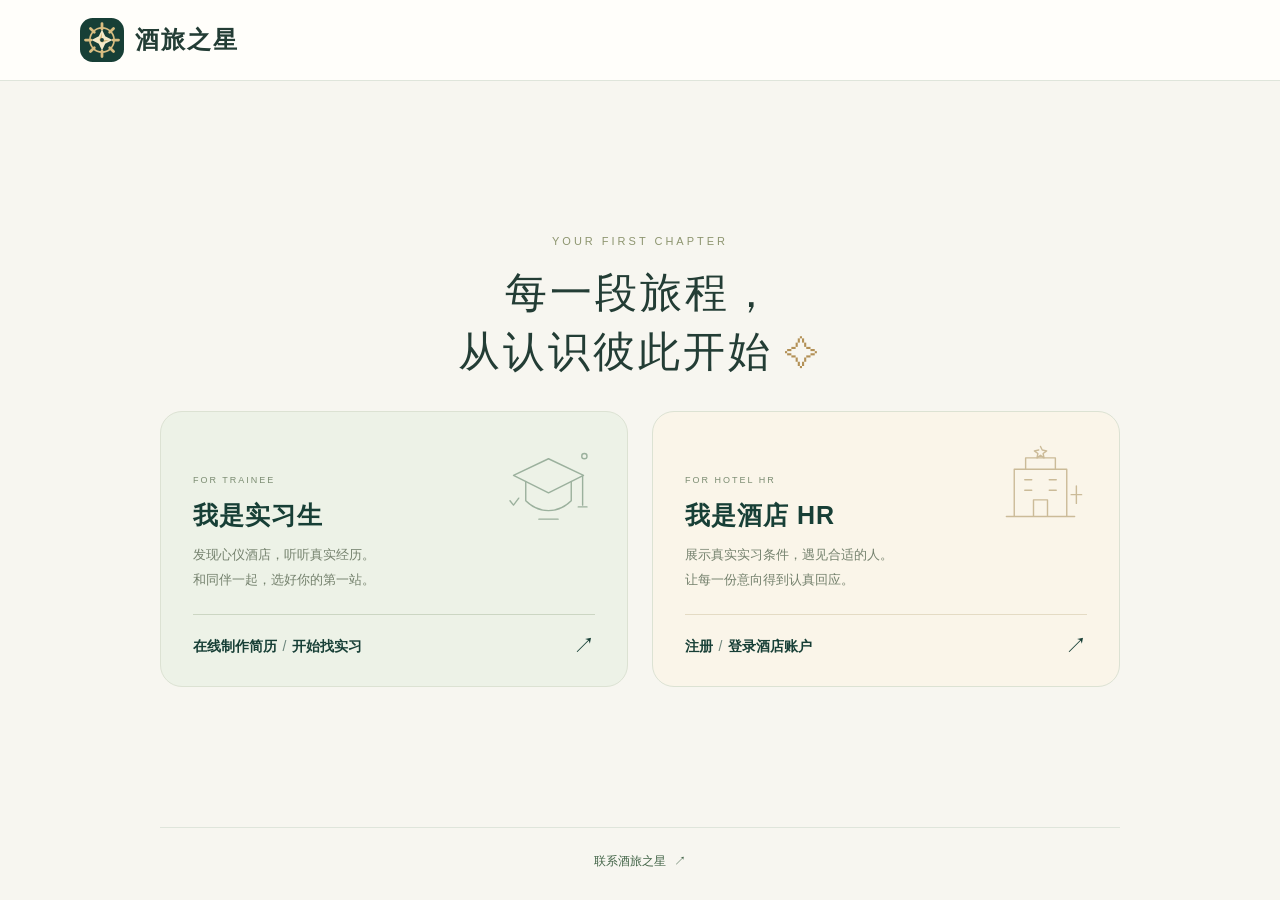
<file: index.html>
<!doctype html>
<html lang="zh-CN">
<head>
  <meta charset="UTF-8"><meta name="viewport" content="width=device-width, initial-scale=1, viewport-fit=cover">
  <meta name="robots" content="noindex,nofollow">
  <meta name="theme-color" content="#173f36">
  <meta name="description" content="酒旅之星：从实习生的视角，比较酒店实习津贴、住宿、餐食与成长机会。">
  <title>酒旅之星 · 找到适合你的第一站</title>
  <link rel="icon" href="favicon.svg" type="image/svg+xml">
  <link rel="stylesheet" href="styles.css">
  <link rel="stylesheet" href="features.css"><link rel="stylesheet" href="hotel.css"><link rel="stylesheet" href="resume.css"><link rel="stylesheet" href="academy.css"><link rel="stylesheet" href="employer.css"><link rel="stylesheet" href="v3.css"><link rel="stylesheet" href="registration.css"><link rel="stylesheet" href="hotel-registration.css"><link rel="stylesheet" href="workflow.css"><link rel="stylesheet" href="library.css"><link rel="stylesheet" href="v4.css"><link rel="stylesheet" href="brands-v5.css"><link rel="stylesheet" href="workflow-v5.css"><link rel="stylesheet" href="v5.css"><link rel="stylesheet" href="wechat-auth.css"><link rel="stylesheet" href="home.css"><link rel="stylesheet" href="contact.css"><link rel="stylesheet" href="brand.css"><link rel="stylesheet" href="interface.css">
  <script defer src="ui-icons.js"></script><script defer src="share-mode.js"></script><script defer src="data.js"></script><script defer src="hotel-brands.js"></script><script defer src="hotel-resource-pool.js"></script><script defer src="china-regions.js"></script><script defer src="core.js"></script><script defer src="recruitment-catalog.js"></script><script defer src="app.js"></script>
  <script defer src="flow-core.js"></script><script defer src="account-core.js"></script><script defer src="hotel-auth.js"></script><script defer src="feature-core.js"></script><script defer src="wechat-auth.js"></script><script defer src="registration.js"></script><script defer src="hotel-registration.js"></script><script defer src="hotel.js"></script><script defer src="outreach-core.js"></script><script defer src="resume-example.js"></script><script defer src="resume.js"></script><script defer src="academy.js"></script><script defer src="reviews.js"></script>
  <script defer src="match-core.js"></script><script defer src="talent-query.js"></script><script defer src="employer.js"></script><script defer src="journey.js"></script><script defer src="workflow-core.js"></script><script defer src="workflow.js"></script><script defer src="library.js"></script>
<script defer src="operations-core.js"></script><script defer src="contact.js"></script><script defer src="growth-core.js"></script><script defer src="growth.js"></script>
</head>
<body data-view="roles" data-perspective="student">
  <a class="skip" href="#main">跳到主要内容</a>
  <header class="header"><div class="header-inner">
    <a class="brand" href="#" aria-label="酒旅之星首页"><span class="brand-symbol"><img class="platform-logo" src="favicon.svg" alt="航舵与星光标志" width="44" height="44"></span><span>酒旅之星</span></a>
    <nav aria-label="学生导航" class="desktop-nav student-desktop-nav" hidden><button data-view="jobs">找实习</button><button data-view="academy">实习百科</button><button data-view="community">实习口碑</button><button data-view="buddies">同伴计划</button><button data-view="resume">我的实习</button></nav>
    <nav aria-label="酒店导航" class="desktop-nav employer-desktop-nav" hidden><button data-view="employer">人才发现</button><button data-view="hotel">实习机会</button><button data-view="workflow">招聘计划</button><button data-view="recruitment">我的招聘</button></nav>
    <button class="role-switch-link" data-view="roles">切换身份 ↗</button>
    <button class="header-intent student-account" data-registration-role="student" hidden><span data-account-label>注册 / 登录</span> <span>↗</span></button>
    <button class="header-intent employer-account" data-registration-role="hotel" hidden><span data-hotel-account-label>酒店注册 / 登录</span> ↗</button>
  </div></header>
  <main id="main" tabindex="-1">
    <section id="roles-view" class="view role-landing" aria-labelledby="role-title">
      <div class="role-welcome"><span class="overline">YOUR FIRST CHAPTER</span><h1 id="role-title">每一段旅程，<br>从认识彼此开始<span>✧</span></h1></div>
      <div class="role-cards">
        <button class="role-card role-student" data-select-role="student"><span class="role-illustration" aria-hidden="true"><svg viewBox="0 0 120 100" fill="none"><path d="M20 39 60 20l40 19-40 20z"/><path d="M34 46v22c15 15 37 15 52 0V46M99 40v33M94 75h10M49 89h22"/><circle cx="101" cy="17" r="3"/><path d="m16 68 4 5 6-8"/></svg></span><span class="role-card-kicker">FOR TRAINEE</span><strong>我是实习生</strong><span class="role-description">发现心仪酒店，听听真实经历。<br>和同伴一起，选好你的第一站。</span><span class="role-card-action"><span>在线制作简历<span class="role-action-divider"> / </span>开始找实习</span><b>↗</b></span></button>
        <button class="role-card role-hotel" data-select-role="hotel"><span class="role-illustration" aria-hidden="true"><svg viewBox="0 0 120 100" fill="none"><path d="M30 86V32h60v54M21 86h78M43 32V19h34v13M52 86V67h16v19M42 44h8m20 0h8M42 56h8m20 0h8"/><path d="m60 6 2 4 5 1-4 3 1 5-4-3-4 3 1-5-4-3 5-1"/><path d="M101 51v20M95 61h12"/></svg></span><span class="role-card-kicker">FOR HOTEL HR</span><strong>我是酒店 HR</strong><span class="role-description">展示真实实习条件，遇见合适的人。<br>让每一份意向得到认真回应。</span><span class="role-card-action"><span>注册<span class="role-action-divider"> / </span>登录酒店账户</span><b>↗</b></span></button>
      </div>
    </section>
    <section id="jobs-view" class="view" hidden>
      <section class="resume-welcome" aria-labelledby="resume-welcome-title">
        <div class="resume-welcome-copy"><p class="resume-welcome-motto">你的第一站，<br>值得认真选择<span class="warm-welcome-star" aria-hidden="true">✧</span></p><h1 id="resume-welcome-title">第一份简历，<br>从这里开始。</h1><p>还没有实习经历？校园活动、兼职和你的小小闪光点，都值得被看见。</p><div class="resume-welcome-benefits"><span>免费模板</span><span>自动排版</span><span>下载留存</span></div><div class="resume-welcome-actions"><button class="primary" data-view="resume" data-resume-welcome-action>免费制作我的简历 <span aria-hidden="true">↗</span></button><a href="resume-example.html" target="_blank" rel="noopener">先看看简历样例 <span aria-hidden="true">↗</span></a></div><div id="resume-welcome-return" hidden></div></div>
        <div class="resume-welcome-art" aria-hidden="true"><div class="resume-art-orbit"></div><span class="resume-art-star">✦</span><div class="resume-paper"><div class="resume-paper-heading"><div><small>YOUR FIRST CHAPTER</small><b>林同学</b><span>酒店管理 · 实习申请</span></div><div class="resume-paper-avatar"><svg viewBox="0 0 40 46" fill="none"><circle cx="20" cy="14" r="8"/><path d="M6 42v-6a14 14 0 0 1 28 0v6"/></svg></div></div><div class="resume-paper-meta"><span>可到岗时间<b>2027.01</b></span><span>实习周期<b>6 个月</b></span></div><div class="resume-paper-section"><b>经历，让潜力变得具体</b><p>校园迎新志愿者</p><i></i><i></i></div><div class="resume-paper-section"><b>技能与语言</b><p>英语日常沟通 · 咖啡制作</p><i></i></div><div class="resume-paper-foot">酒旅之星 · 虚构简历样例</div></div><span class="resume-art-note">小小的经历，<br>也是好的开始。</span></div>
      </section>
      <div class="workspace">
        <section class="job-main" aria-label="实习岗位">
          <div class="section-heading"><div><span class="overline">EXPLORE OPPORTUNITIES</span><h2>发现你的实习机会</h2><p id="job-sample-scope" class="job-sample-scope"></p></div><span class="sample-label">分享演示 V5.6</span></div>
          <div class="search-wrap"><span aria-hidden="true">⌕</span><input id="search" type="search" placeholder="搜索酒店、岗位或地区" aria-label="搜索酒店、岗位或地区"><kbd>探索</kbd></div>
          <div id="job-filters" class="job-multifilters" aria-label="实习机会多选筛选"></div>
          <div id="selected-job-filters" class="selected-job-filters" aria-live="polite"></div>
          <div class="results-toolbar"><p id="result-count" aria-live="polite"></p><span class="job-ranking-label" title="优先酒店账号自行填报的已发布岗位，再按实习条件完整程度排序">综合推荐</span></div>
          <div id="job-list" class="job-list"></div><div class="job-pagination"><p id="job-page-progress"></p><button class="secondary" data-action="load-more-jobs" id="job-load-more" hidden>继续查看机会 ↓</button></div>
        </section>

      </div>
    </section>
    <section id="favorites-view" class="view inner-page" hidden><button class="text-button section-back" data-view="resume">← 返回我的实习</button><div class="section-heading"><div><span class="overline">YOUR SHORTLIST</span><h1>把心动的机会留在这里</h1><p>收藏保存在当前浏览器，清除浏览器数据后可能丢失。</p></div></div><div id="favorite-list" class="job-list"></div></section>
    <section id="community-view" class="view inner-page" hidden></section>
    <section id="academy-view" class="view inner-page" hidden></section>
    <section id="resume-view" class="view inner-page" hidden></section>
    <section id="hotel-view" class="view inner-page" hidden></section>
    <section id="contact-view" class="view inner-page" hidden></section>
    <section id="brands-view" class="view inner-page" hidden></section>
    <section id="employer-view" class="view inner-page" hidden></section>
    <section id="recruitment-view" class="view inner-page" hidden></section>
    <section id="register-view" class="view inner-page" hidden></section>
    <section id="workflow-view" class="view inner-page" hidden></section>
    <section id="buddies-view" class="view inner-page" hidden></section><section id="visitors-view" class="view inner-page" hidden></section>
    <section id="library-view" class="view inner-page" hidden></section>
  </main>
  <footer class="footer"><button class="platform-contact-link" data-view="contact">联系酒旅之星 <span aria-hidden="true">↗</span></button><small class="footer-demo">分享演示 V5.6 · 无真实注册或投递</small></footer>
  <div id="compare-bar" class="compare-bar" hidden><div><b>已选 <span id="compare-count">0</span> 个岗位</b><small>最多同时对比 3 个</small></div><button class="text-button" data-action="clear-compare">清空</button><button class="primary" data-action="compare">开始对比 →</button></div>
  <nav class="mobile-nav student-mobile-nav" aria-label="学生手机导航" hidden><button data-view="jobs"><span data-ui-icon="jobs"></span>找实习</button><button data-view="academy"><span data-ui-icon="book"></span>实习百科</button><button data-view="community"><span data-ui-icon="reviews"></span>实习口碑</button><button data-view="buddies"><span data-ui-icon="students"></span>同伴计划</button><button data-view="resume"><span data-ui-icon="applications"></span>我的实习</button></nav>
  <nav class="mobile-nav employer-mobile-nav" aria-label="酒店手机导航" hidden><button data-view="employer"><span data-ui-icon="search"></span>人才发现</button><button data-view="hotel"><span data-ui-icon="hotels"></span>实习机会</button><button data-view="workflow"><span data-ui-icon="applications"></span>招聘计划</button><button data-view="recruitment"><span data-ui-icon="overview"></span>我的招聘</button></nav>
  <dialog id="modal" aria-labelledby="modal-title"><div class="modal-header"><span id="modal-kicker">酒旅之星</span><button class="icon-button" id="close-modal" aria-label="关闭弹窗">×</button></div><div id="modal-body"></div></dialog>
  <div id="toast" role="status" aria-live="polite"></div>
  <noscript>请启用浏览器 JavaScript，查看岗位筛选、收藏和对比功能。</noscript>
</body>
</html>
</file>
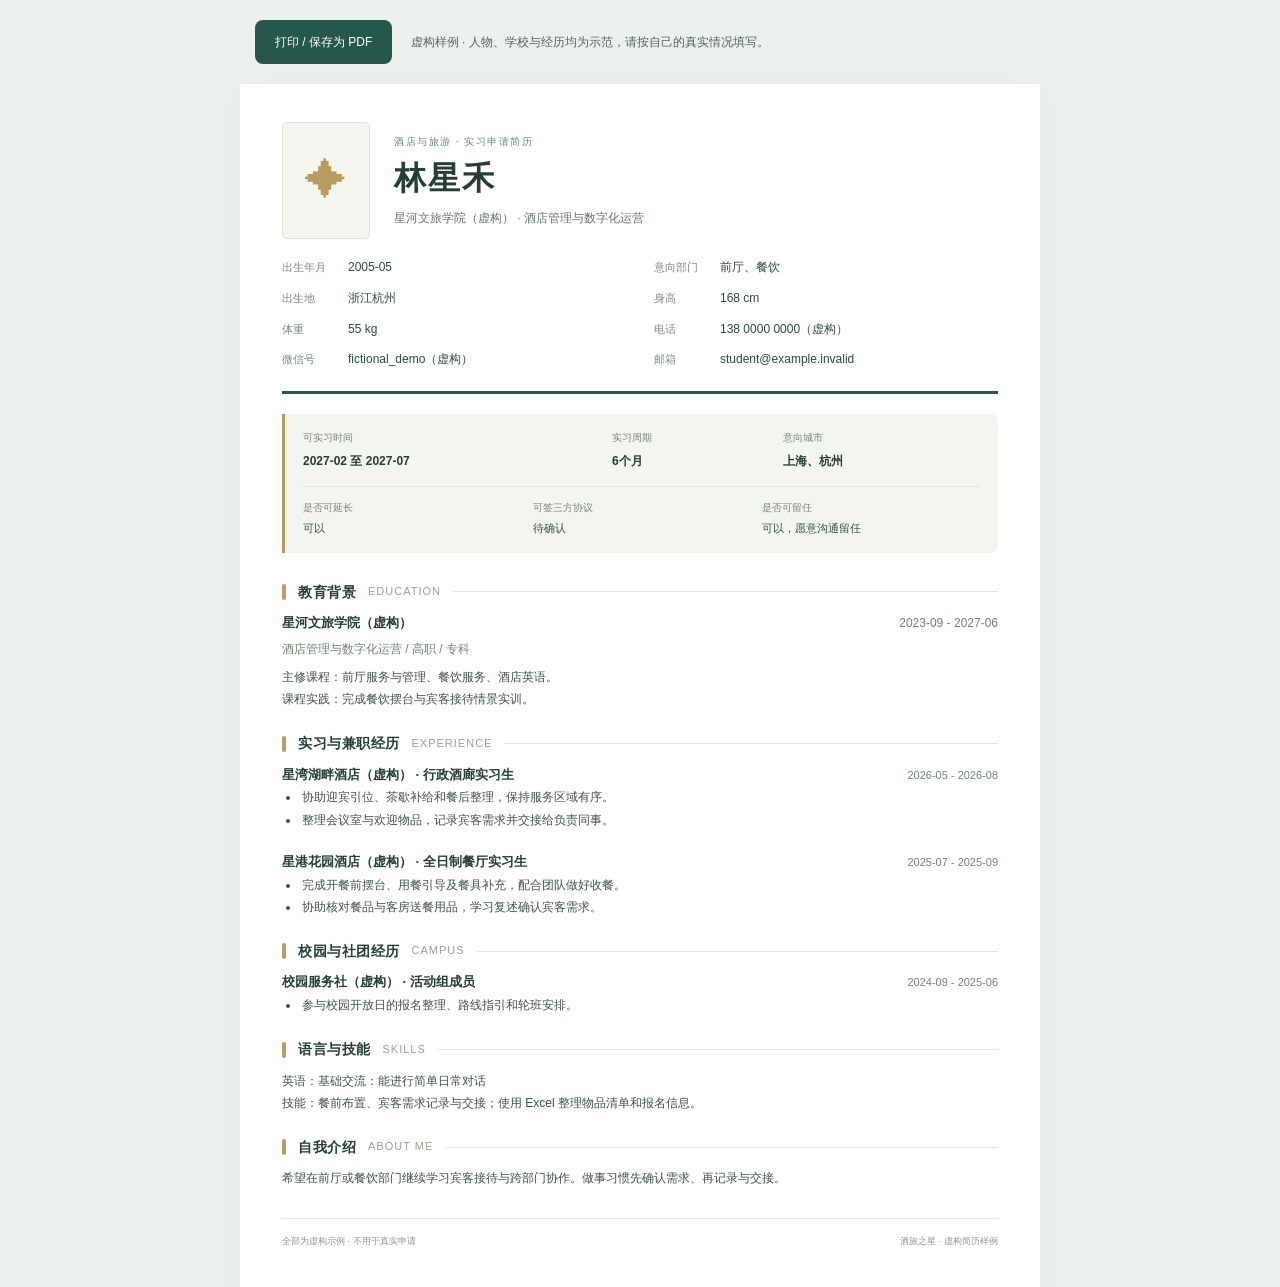
<file: resume-example.html>
<!doctype html>
<html lang="zh-CN">
<head>
  <meta charset="utf-8">
  <meta name="viewport" content="width=device-width,initial-scale=1">
  <title>林星禾（虚构示例）的实习简历 · 酒旅之星</title>
  <link rel="stylesheet" href="resume-example.css">
  <script defer src="resume-example.js"></script>
</head>
<body>
  <div class="resume-standalone-toolbar">
    <button type="button" id="example-print">打印 / 保存为 PDF</button>
    <span>虚构样例 · 人物、学校与经历均为示范，请按自己的真实情况填写。</span>
  </div>
  <main id="resume-example-mount" aria-label="虚构简历样例"></main>
</body>
</html>
</file>
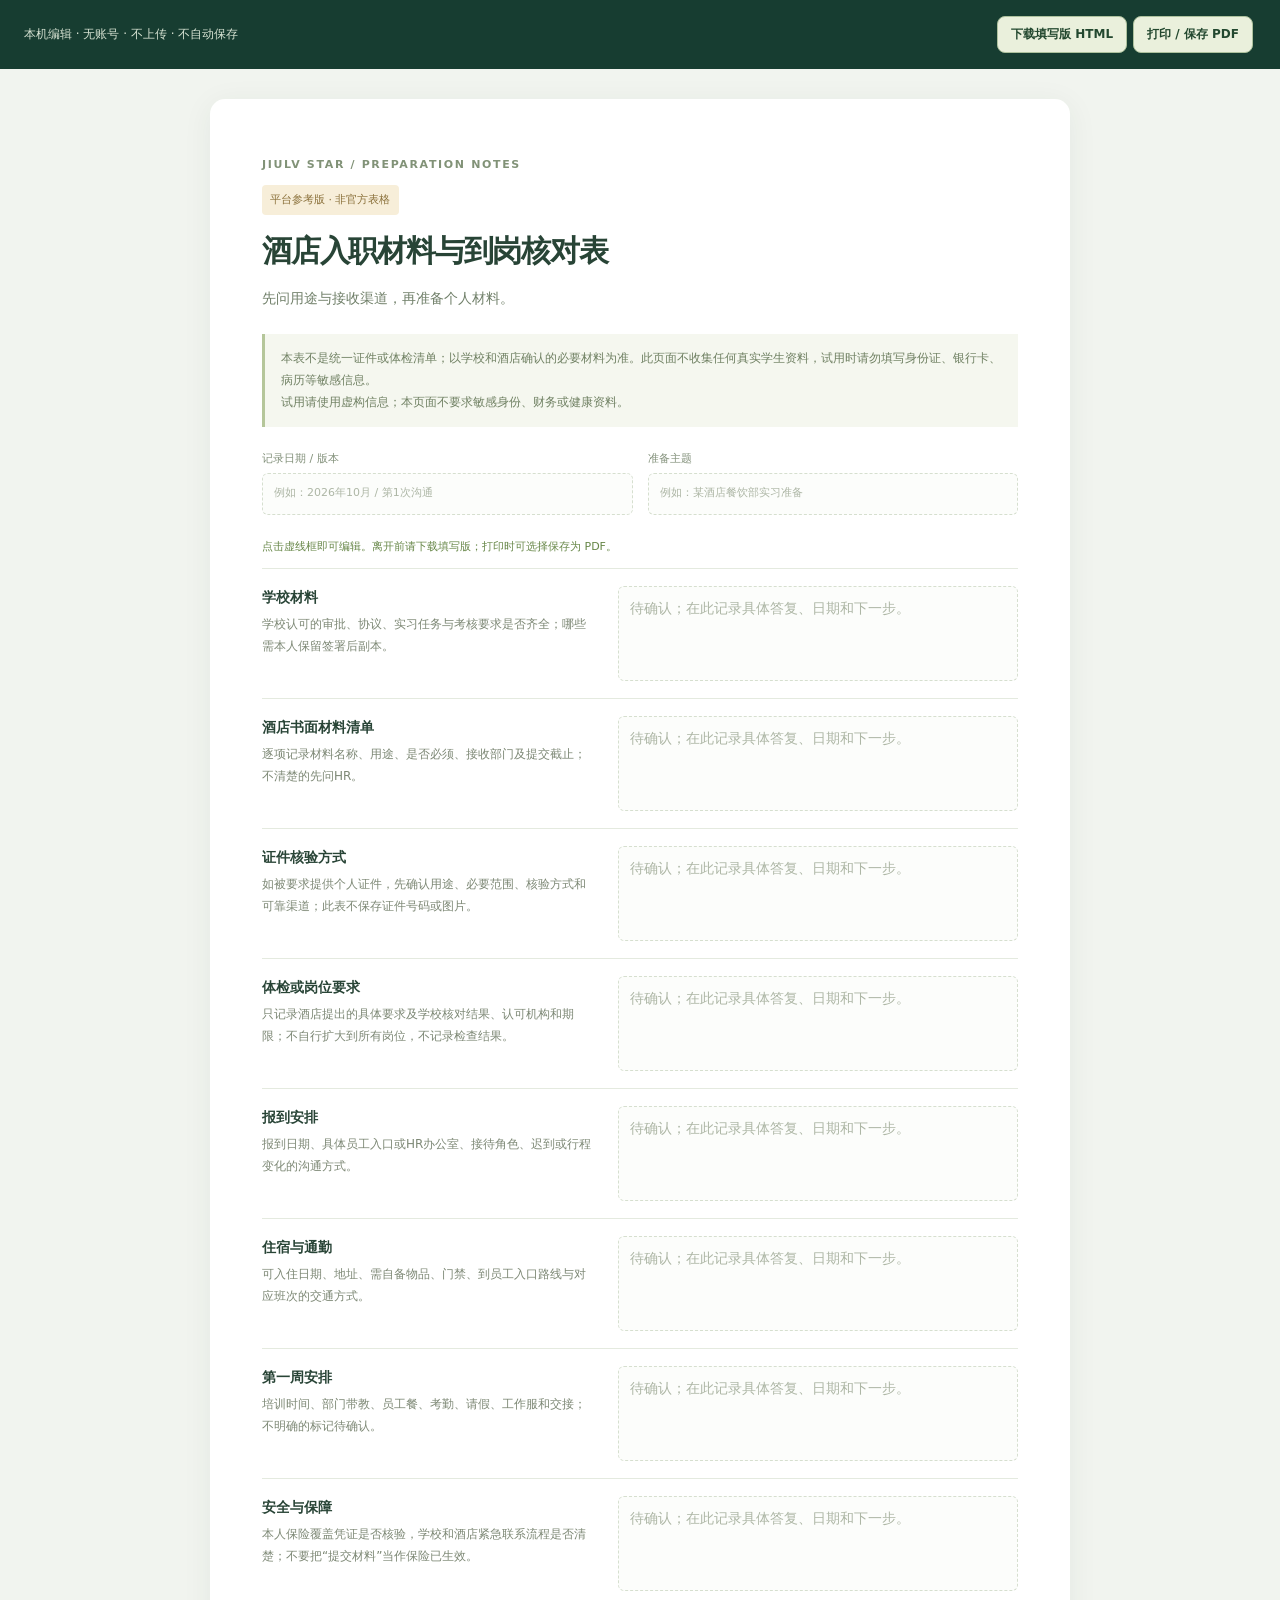
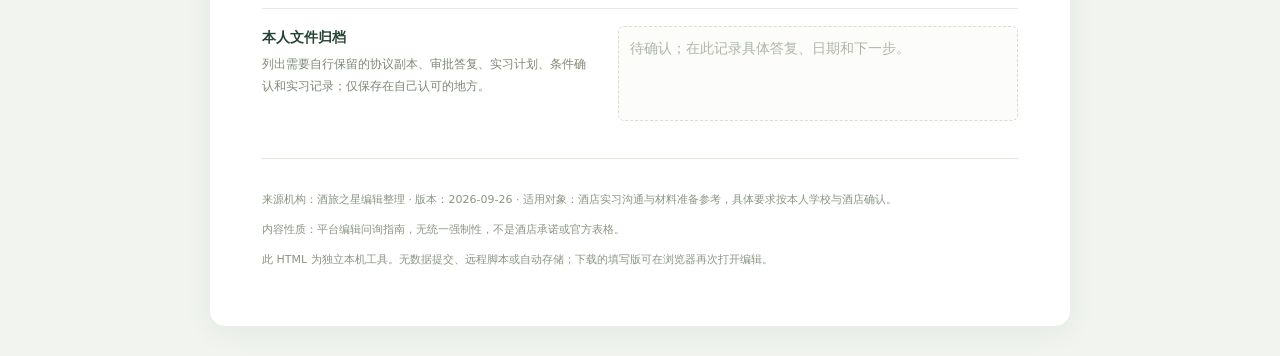
<file: resources/arrival-materials.html>
<!doctype html><html lang="zh-CN"><head><meta charset="utf-8"><meta name="viewport" content="width=device-width,initial-scale=1"><meta name="referrer" content="no-referrer"><title>酒店入职材料与到岗核对表 · 酒旅之星平台参考版</title><style>*{box-sizing:border-box}body{margin:0;background:#f1f4ef;color:#284436;font:14px/1.75 system-ui,-apple-system,"PingFang SC","Microsoft YaHei",sans-serif}.toolbar{position:sticky;top:0;background:#173d31;color:white;padding:13px 24px;display:flex;justify-content:space-between;align-items:center;gap:15px;z-index:2}.toolbar p{margin:0;font-size:12px;color:#d6e2d2}.toolbar button{border:1px solid #adc19d;background:#eaf0dc;color:#23482f;border-radius:8px;padding:9px 13px;margin:3px;cursor:pointer;font:600 12px system-ui}.paper{max-width:860px;margin:30px auto;background:white;padding:45px 52px;border-radius:15px;box-shadow:0 5px 30px #123b3010}.eyebrow{font-size:11px;letter-spacing:.15em;color:#819277;font-weight:700}.reference{font-size:11px;background:#f7eed9;color:#8b713b;padding:5px 8px;border-radius:4px;display:inline-block}h1{font-size:30px;letter-spacing:-.04em;margin:15px 0 6px;line-height:1.4}.intro{color:#71806a;margin-bottom:24px}.notice{background:#f5f7ef;border-left:3px solid #b5c69a;padding:13px 16px;font-size:12px;line-height:1.85;color:#708163}.meta{display:grid;grid-template-columns:1fr 1fr;gap:15px;margin:22px 0}.meta label{font-size:11px;color:#83917b}.editable{min-height:64px;white-space:pre-wrap;overflow-wrap:anywhere;border:1px dashed #d6dfcf;border-radius:6px;padding:9px 11px;outline:none;color:#284436;background:#fcfdfb}.editable:empty:before{content:attr(data-placeholder);color:#adb6a5;pointer-events:none}.editable:focus{border-color:#9eb775;background:#fafff1;box-shadow:0 0 0 2px #dfe9d0}.meta .editable{min-height:42px;margin-top:5px}section.row{display:grid;grid-template-columns:1fr 1.2fr;gap:22px;padding:17px 0;border-top:1px solid #e4eadf;break-inside:avoid}.row h2{font-size:14px;line-height:1.6;margin:0 0 6px}.row p{font-size:12px;line-height:1.8;color:#7d8875;margin:0}.row .editable{min-height:95px}.footer{font-size:11px;color:#8a9583;border-top:1px solid #e2e9db;padding-top:20px;margin-top:20px}.footer a{color:#5e804c;text-decoration:underline}.status{color:#678748;font-size:11px;min-height:20px}button:focus-visible,a:focus-visible{outline:3px solid #c0ad64;outline-offset:3px}@media(max-width:650px){.toolbar{padding:10px 12px;display:block}.toolbar p{margin-bottom:6px}.paper{margin:14px 9px;padding:25px 20px}.meta{grid-template-columns:1fr}h1{font-size:25px}section.row{grid-template-columns:1fr;gap:11px}.row .editable{min-height:90px}}@media print{body{background:white;font-size:11pt}.toolbar,.status{display:none}.paper{max-width:none;box-shadow:none;margin:0;padding:0;border-radius:0}h1{font-size:22pt}.editable{border:1px solid #ddd;background:white;min-height:50px}.editable:empty:before{color:#aaa}.notice{font-size:9pt}.row p{font-size:9pt}section.row{gap:18px;padding:13px 0}.footer{font-size:8pt}@page{size:A4;margin:17mm}}</style></head><body data-filename="arrival-materials.html"><div class="toolbar"><p>本机编辑 · 无账号 · 不上传 · 不自动保存</p><div><button id="save" type="button">下载填写版 HTML</button><button id="print" type="button">打印 / 保存 PDF</button></div></div><main class="paper"><p class="eyebrow">JIULV STAR / PREPARATION NOTES</p><span class="reference">平台参考版 · 非官方表格</span><h1>酒店入职材料与到岗核对表</h1><p class="intro">先问用途与接收渠道，再准备个人材料。</p><aside class="notice">本表不是统一证件或体检清单；以学校和酒店确认的必要材料为准。此页面不收集任何真实学生资料，试用时请勿填写身份证、银行卡、病历等敏感信息。<br>试用请使用虚构信息；本页面不要求敏感身份、财务或健康资料。</aside><div class="meta"><label>记录日期 / 版本<div class="editable" data-editable contenteditable="true" role="textbox" aria-label="记录日期" data-placeholder="例如：2026年10月 / 第1次沟通"></div></label><label>准备主题<div class="editable" data-editable contenteditable="true" role="textbox" aria-label="准备主题" data-placeholder="例如：某酒店餐饮部实习准备"></div></label></div><p id="status" class="status" role="status" aria-live="polite">点击虚线框即可编辑。离开前请下载填写版；打印时可选择保存为 PDF。</p><section class="row"><div><h2>学校材料</h2><p>学校认可的审批、协议、实习任务与考核要求是否齐全；哪些需本人保留签署后副本。</p></div><div class="editable" data-editable contenteditable="true" role="textbox" aria-multiline="true" aria-label="学校材料记录" data-placeholder="待确认；在此记录具体答复、日期和下一步。"></div></section><section class="row"><div><h2>酒店书面材料清单</h2><p>逐项记录材料名称、用途、是否必须、接收部门及提交截止；不清楚的先问HR。</p></div><div class="editable" data-editable contenteditable="true" role="textbox" aria-multiline="true" aria-label="酒店书面材料清单记录" data-placeholder="待确认；在此记录具体答复、日期和下一步。"></div></section><section class="row"><div><h2>证件核验方式</h2><p>如被要求提供个人证件，先确认用途、必要范围、核验方式和可靠渠道；此表不保存证件号码或图片。</p></div><div class="editable" data-editable contenteditable="true" role="textbox" aria-multiline="true" aria-label="证件核验方式记录" data-placeholder="待确认；在此记录具体答复、日期和下一步。"></div></section><section class="row"><div><h2>体检或岗位要求</h2><p>只记录酒店提出的具体要求及学校核对结果、认可机构和期限；不自行扩大到所有岗位，不记录检查结果。</p></div><div class="editable" data-editable contenteditable="true" role="textbox" aria-multiline="true" aria-label="体检或岗位要求记录" data-placeholder="待确认；在此记录具体答复、日期和下一步。"></div></section><section class="row"><div><h2>报到安排</h2><p>报到日期、具体员工入口或HR办公室、接待角色、迟到或行程变化的沟通方式。</p></div><div class="editable" data-editable contenteditable="true" role="textbox" aria-multiline="true" aria-label="报到安排记录" data-placeholder="待确认；在此记录具体答复、日期和下一步。"></div></section><section class="row"><div><h2>住宿与通勤</h2><p>可入住日期、地址、需自备物品、门禁、到员工入口路线与对应班次的交通方式。</p></div><div class="editable" data-editable contenteditable="true" role="textbox" aria-multiline="true" aria-label="住宿与通勤记录" data-placeholder="待确认；在此记录具体答复、日期和下一步。"></div></section><section class="row"><div><h2>第一周安排</h2><p>培训时间、部门带教、员工餐、考勤、请假、工作服和交接；不明确的标记待确认。</p></div><div class="editable" data-editable contenteditable="true" role="textbox" aria-multiline="true" aria-label="第一周安排记录" data-placeholder="待确认；在此记录具体答复、日期和下一步。"></div></section><section class="row"><div><h2>安全与保障</h2><p>本人保险覆盖凭证是否核验，学校和酒店紧急联系流程是否清楚；不要把“提交材料”当作保险已生效。</p></div><div class="editable" data-editable contenteditable="true" role="textbox" aria-multiline="true" aria-label="安全与保障记录" data-placeholder="待确认；在此记录具体答复、日期和下一步。"></div></section><section class="row"><div><h2>本人文件归档</h2><p>列出需要自行保留的协议副本、审批答复、实习计划、条件确认和实习记录；仅保存在自己认可的地方。</p></div><div class="editable" data-editable contenteditable="true" role="textbox" aria-multiline="true" aria-label="本人文件归档记录" data-placeholder="待确认；在此记录具体答复、日期和下一步。"></div></section><footer class="footer"><p>来源机构：酒旅之星编辑整理 · 版本：2026-09-26 · 适用对象：酒店实习沟通与材料准备参考，具体要求按本人学校与酒店确认。</p><p>内容性质：平台编辑问询指南，无统一强制性，不是酒店承诺或官方表格。</p><p>此 HTML 为独立本机工具。无数据提交、远程脚本或自动存储；下载的填写版可在浏览器再次打开编辑。</p></footer></main><script>(() => { 'use strict';
const fields = () => [...document.querySelectorAll('[data-editable]')];
document.querySelector('#print').addEventListener('click', () => window.print());
document.querySelector('#save').addEventListener('click', () => {
  const copy = document.documentElement.cloneNode(true);
  copy.querySelectorAll('[data-editable]').forEach((el, i) => { el.textContent = fields()[i].innerText; });
  copy.querySelector('#status').textContent = '';
  const blob = new Blob(['<!doctype html>\n' + copy.outerHTML], {type:'text/html;charset=utf-8'});
  const url = URL.createObjectURL(blob), a = document.createElement('a');
  a.href = url; a.download = document.body.dataset.filename.replace('.html', '-filled.html');
  document.body.appendChild(a); a.click(); a.remove();
  setTimeout(() => URL.revokeObjectURL(url), 1000);
  document.querySelector('#status').textContent = '已请求下载填写版 HTML。请检查浏览器下载位置；内容没有上传。';
});
document.addEventListener('paste', event => {
  if (!event.target.closest('[data-editable]')) return;
  event.preventDefault();
  const text = event.clipboardData?.getData('text/plain') || '';
  const selection = window.getSelection();
  if (!selection || !selection.rangeCount) return;
  const range = selection.getRangeAt(0); range.deleteContents();
  const node = document.createTextNode(text); range.insertNode(node);
  range.setStartAfter(node); range.collapse(true); selection.removeAllRanges(); selection.addRange(range);
});
document.addEventListener('drop', event => { if(event.target.closest('[data-editable]')) event.preventDefault(); });
document.addEventListener('input', event => { if(event.target.closest('[data-editable]')) document.querySelector('#status').textContent = '有本页编辑。不会自动保存，离开前请下载填写版。'; });
})();</script></body></html>
</file>
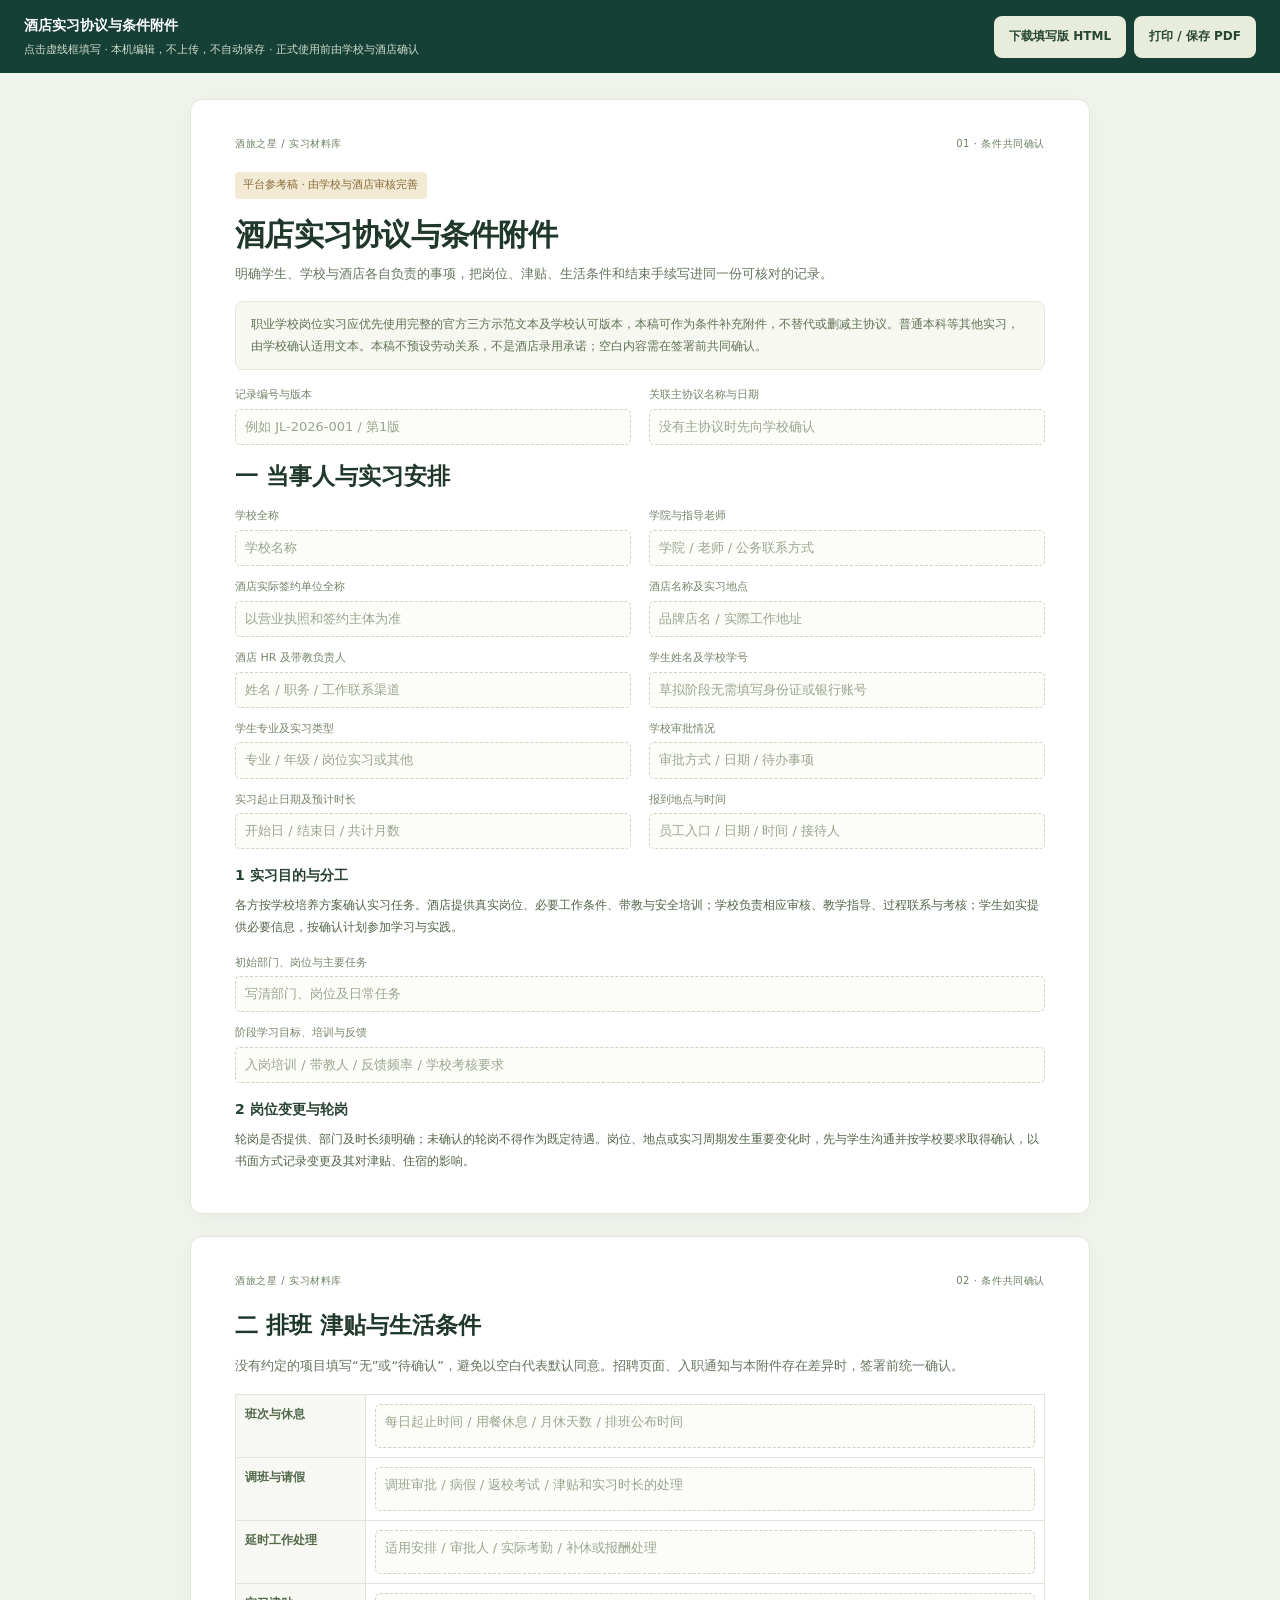
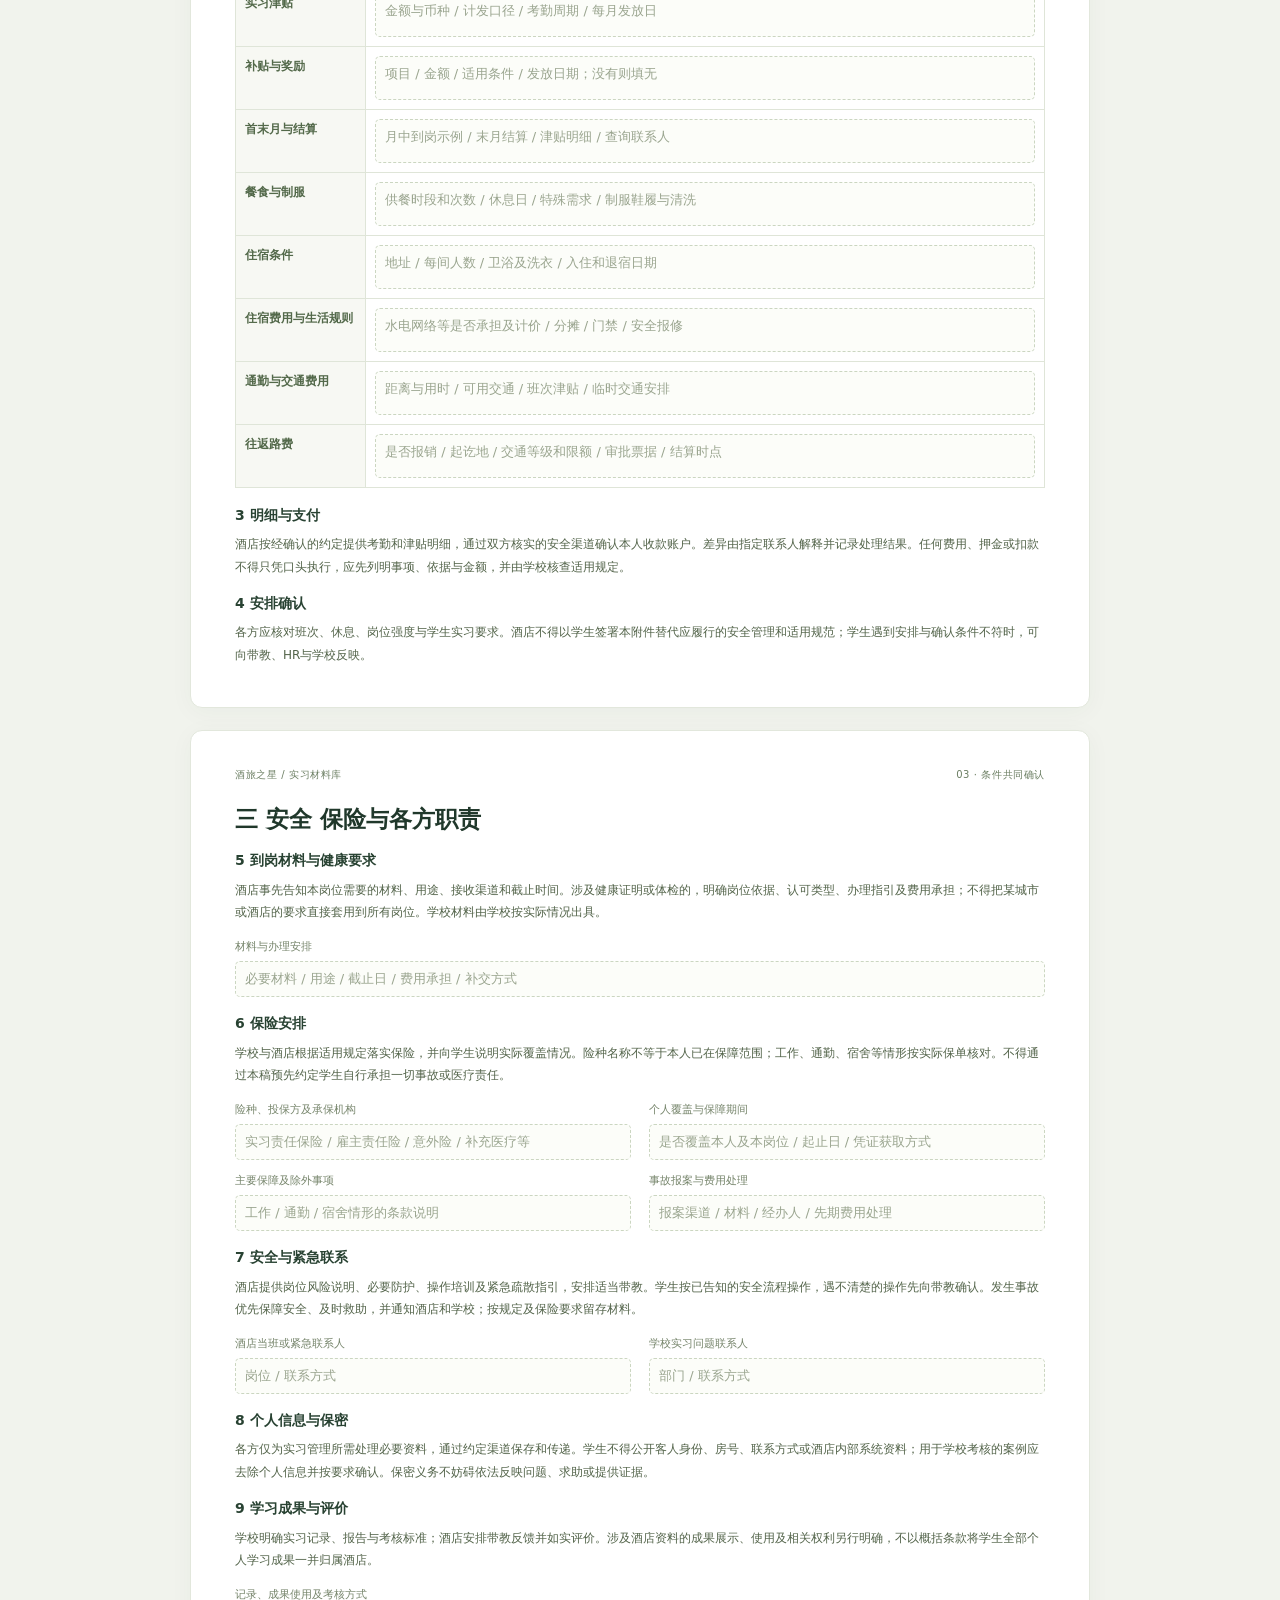
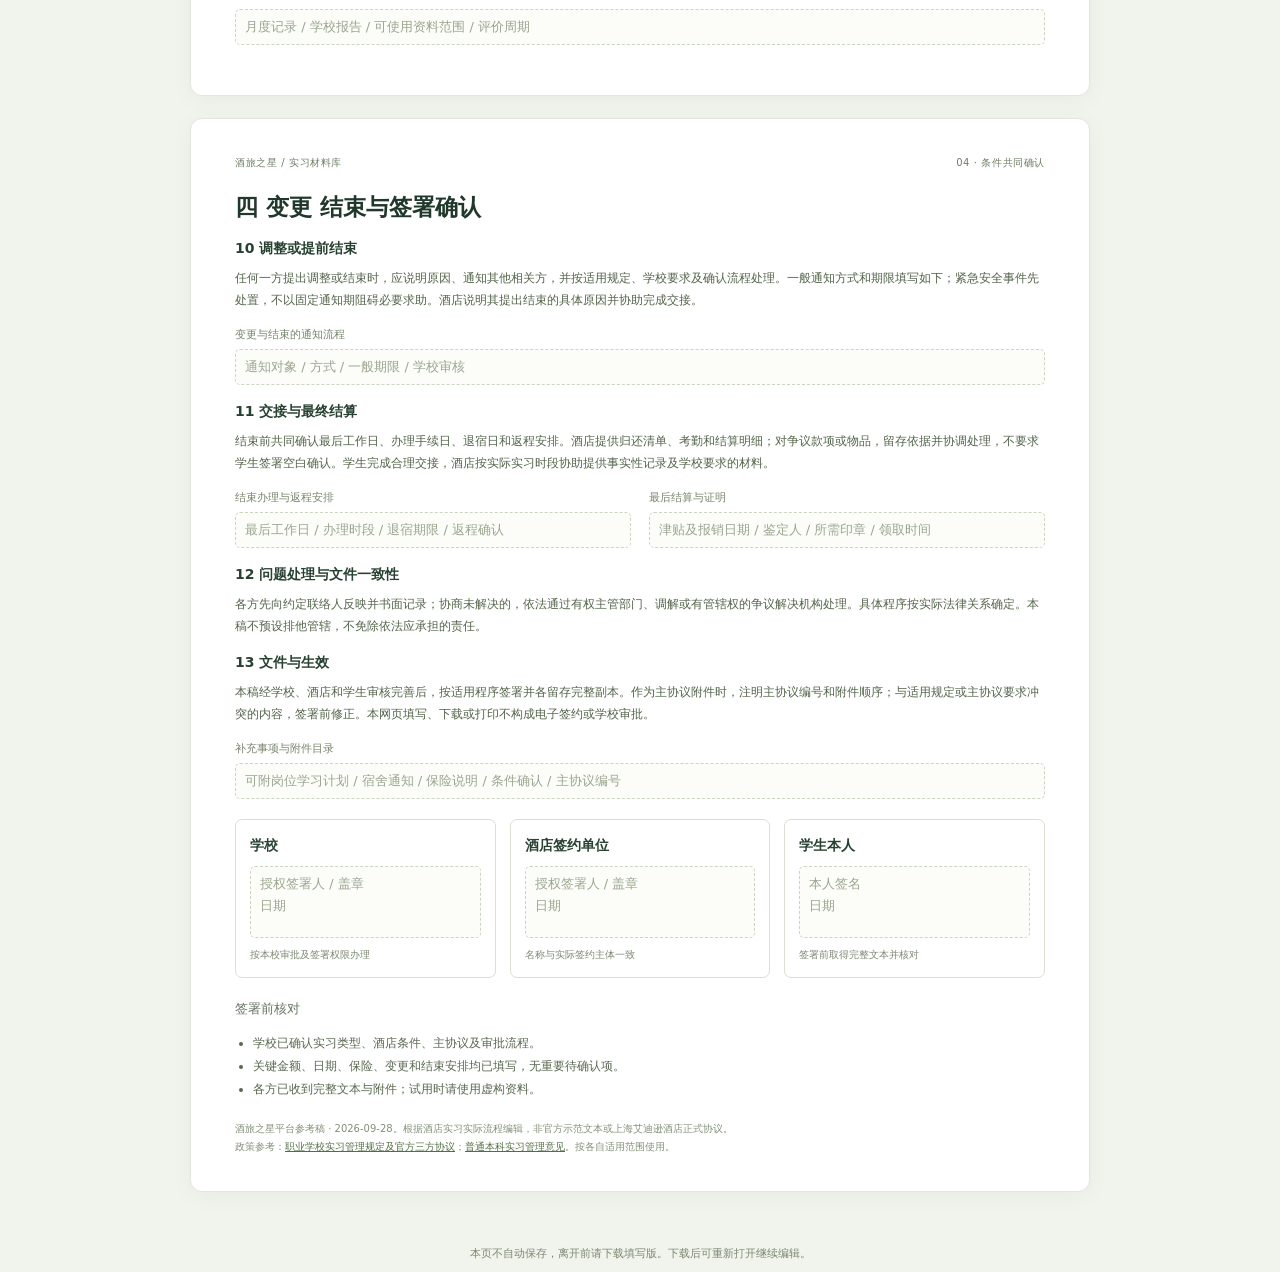
<file: resources/hotel-internship-agreement.html>
<!doctype html><html lang="zh-CN"><head><meta charset="utf-8"><meta name="viewport" content="width=device-width,initial-scale=1"><meta name="referrer" content="no-referrer"><title>酒店实习协议与条件附件 · 酒旅之星</title><style>*{box-sizing:border-box}body{margin:0;background:#f1f3ed;color:#243b31;font:14px/1.7 system-ui,-apple-system,"PingFang SC","Microsoft YaHei",sans-serif}.toolbar{position:sticky;top:0;z-index:5;background:#163f35;color:white;padding:14px 24px;display:flex;align-items:center;justify-content:space-between;gap:16px}.toolbar b{font-size:14px}.toolbar p{font-size:11px;color:#d1ddce;margin:3px 0 0}.toolbar button{border:0;border-radius:8px;padding:11px 15px;background:#e7edda;color:#274634;font:600 12px system-ui;cursor:pointer;min-height:42px}.toolbar-actions{display:flex;gap:8px;flex-shrink:0}.paper{max-width:900px;margin:26px auto 45px}.sheet{background:white;padding:35px 44px;margin:0 0 22px;box-shadow:0 4px 25px #2442300a;border:1px solid #e2e7dc;border-radius:12px}.sheet-label{display:flex;justify-content:space-between;color:#6c7f63;font-size:10px;letter-spacing:.06em;margin:0 0 20px}.reference{display:inline-block;background:#f3ead6;color:#876a36;font-size:11px;padding:4px 8px;border-radius:4px}h1{font-size:30px;line-height:1.3;letter-spacing:-.025em;margin:16px 0 9px;color:#20382b}h2{font-size:23px;line-height:1.4;margin:0 0 14px;color:#20382b}h3{font-size:14px;margin:0 0 5px;color:#284232}p{margin:6px 0}.intro{color:#65745f;font-size:13px}.note{background:#f6f8f1;border:1px solid #e4eadb;border-radius:8px;padding:12px 15px;font-size:12px;color:#617254;margin:16px 0;line-height:1.8}.fields{display:grid;grid-template-columns:1fr 1fr;gap:12px 18px;margin:15px 0}.field{font-size:11px;color:#75846a;display:block}.field span{display:block;margin-bottom:4px}.wide{grid-column:1/-1}.editable{min-height:34px;border:1px dashed #cbd6c1;border-radius:5px;padding:6px 9px;background:#fcfdf9;color:#243b31;font-size:13px;white-space:pre-wrap;overflow-wrap:anywhere;outline:none}.editable:empty:before{content:attr(data-placeholder);color:#9aa58f;pointer-events:none}.editable:focus{border-color:#77966b;background:#f5faed;box-shadow:0 0 0 2px #dce9d0}.clause{margin-top:14px;break-inside:avoid}.clause p{font-size:12px;color:#53644a;line-height:1.85}.table{border-collapse:collapse;width:100%;font-size:12px;margin:16px 0;table-layout:fixed}.table th,.table td{border:1px solid #dfe5d8;text-align:left;padding:9px;vertical-align:top}.table th{width:130px;background:#f7f8f3;color:#53694a;font-weight:600}.table .editable{min-height:44px}.signatures{display:grid;grid-template-columns:repeat(3,1fr);gap:14px;margin:20px 0}.signature{padding:14px;border:1px solid #d9e0d0;border-radius:7px}.signature .editable{margin-top:8px;min-height:72px}.signature small{display:block;font-size:10px;line-height:1.7;color:#7b8872;margin-top:8px}.checklist{padding-left:18px;font-size:12px;line-height:1.9;color:#58674f}.footer{margin-top:20px;color:#829077;font-size:10px;line-height:1.8}.footer a{color:#526f43}.status{margin:12px 0 0;color:#748369;font-size:11px}.doc-note{text-align:center;color:#7a8970;font-size:11px;padding:8px 15px}a:focus-visible,button:focus-visible{outline:3px solid #baa16d;outline-offset:3px}@media(max-width:650px){.toolbar{display:block;padding:12px}.toolbar-actions{margin-top:10px}.toolbar-actions button{flex:1}.paper{margin:15px 8px}.sheet{padding:24px 19px}.fields{grid-template-columns:1fr}.wide{grid-column:auto}h1{font-size:25px}h2{font-size:21px}.table th{width:93px}.table th,.table td{padding:7px}.signatures{grid-template-columns:1fr}.signature .editable{min-height:50px}.sheet-label{font-size:9px}.editable{font-size:13px;min-height:40px}.table .editable{min-height:60px}}@media print{@page{size:A4;margin:14mm 15mm}body{background:white;color:#111;font:10pt/1.5 "PingFang SC","Microsoft YaHei",sans-serif}.toolbar,.status,.doc-note{display:none}.paper{max-width:none;margin:0}.sheet{padding:0;margin:0;border:0;border-radius:0;box-shadow:none;break-after:page}.sheet:last-child{break-after:auto}.sheet-label{margin-bottom:12px;font-size:8pt}h1{font-size:21pt;margin:11px 0 8px}h2{font-size:18pt;margin-bottom:11px}h3{font-size:10pt}.reference{font-size:8pt}.intro,.clause p{font-size:9pt}.note{font-size:8.5pt;margin:12px 0;padding:9px 12px}.fields{gap:10px 14px;margin:12px 0}.field{font-size:8.5pt}.editable{font-size:9pt;min-height:28px;padding:4px 7px;border:1px solid #ddd;background:white}.editable:empty:before{color:#999}.clause{margin-top:11px}.table{font-size:9pt;margin:12px 0}.table th{width:105px}.table th,.table td{padding:6px}.table .editable{min-height:36px}.footer{font-size:7.5pt;margin-top:12px}.signatures{gap:11px;margin:15px 0}.signature{padding:11px}.signature .editable{min-height:65px}.checklist{font-size:9pt}.signature small{font-size:7.5pt}.table tr,.field,.signature{break-inside:avoid}}</style></head><body data-filename="hotel-internship-agreement.html"><div class="toolbar"><div><b>酒店实习协议与条件附件</b><p>点击虚线框填写 · 本机编辑，不上传，不自动保存 · 正式使用前由学校与酒店确认</p></div><div class="toolbar-actions"><button id="save" type="button">下载填写版 HTML</button><button id="print" type="button">打印 / 保存 PDF</button></div></div><main class="paper"><article class="sheet"><div class="sheet-label"><span>酒旅之星 / 实习材料库</span><span>01 · 条件共同确认</span></div><span class="reference">平台参考稿 · 由学校与酒店审核完善</span><h1>酒店实习协议与条件附件</h1><p class="intro">明确学生、学校与酒店各自负责的事项，把岗位、津贴、生活条件和结束手续写进同一份可核对的记录。</p><aside class="note">职业学校岗位实习应优先使用完整的官方三方示范文本及学校认可版本，本稿可作为条件补充附件，不替代或删减主协议。普通本科等其他实习，由学校确认适用文本。本稿不预设劳动关系，不是酒店录用承诺；空白内容需在签署前共同确认。</aside><div class="fields"><label class="field "><span>记录编号与版本</span><div class="editable" contenteditable="true" data-editable role="textbox" aria-label="记录编号与版本" data-placeholder="例如 JL-2026-001 / 第1版"></div></label><label class="field "><span>关联主协议名称与日期</span><div class="editable" contenteditable="true" data-editable role="textbox" aria-label="关联主协议名称与日期" data-placeholder="没有主协议时先向学校确认"></div></label></div><h2>一 当事人与实习安排</h2><div class="fields"><label class="field "><span>学校全称</span><div class="editable" contenteditable="true" data-editable role="textbox" aria-label="学校全称" data-placeholder="学校名称"></div></label><label class="field "><span>学院与指导老师</span><div class="editable" contenteditable="true" data-editable role="textbox" aria-label="学院与指导老师" data-placeholder="学院 / 老师 / 公务联系方式"></div></label><label class="field "><span>酒店实际签约单位全称</span><div class="editable" contenteditable="true" data-editable role="textbox" aria-label="酒店实际签约单位全称" data-placeholder="以营业执照和签约主体为准"></div></label><label class="field "><span>酒店名称及实习地点</span><div class="editable" contenteditable="true" data-editable role="textbox" aria-label="酒店名称及实习地点" data-placeholder="品牌店名 / 实際工作地址"></div></label><label class="field "><span>酒店 HR 及带教负责人</span><div class="editable" contenteditable="true" data-editable role="textbox" aria-label="酒店 HR 及带教负责人" data-placeholder="姓名 / 职务 / 工作联系渠道"></div></label><label class="field "><span>学生姓名及学校学号</span><div class="editable" contenteditable="true" data-editable role="textbox" aria-label="学生姓名及学校学号" data-placeholder="草拟阶段无需填写身份证或银行账号"></div></label><label class="field "><span>学生专业及实习类型</span><div class="editable" contenteditable="true" data-editable role="textbox" aria-label="学生专业及实习类型" data-placeholder="专业 / 年级 / 岗位实习或其他"></div></label><label class="field "><span>学校审批情况</span><div class="editable" contenteditable="true" data-editable role="textbox" aria-label="学校审批情况" data-placeholder="审批方式 / 日期 / 待办事项"></div></label><label class="field "><span>实习起止日期及预计时长</span><div class="editable" contenteditable="true" data-editable role="textbox" aria-label="实习起止日期及预计时长" data-placeholder="开始日 / 结束日 / 共计月数"></div></label><label class="field "><span>报到地点与时间</span><div class="editable" contenteditable="true" data-editable role="textbox" aria-label="报到地点与时间" data-placeholder="员工入口 / 日期 / 时间 / 接待人"></div></label></div><section class="clause"><h3>1 实习目的与分工</h3><p>各方按学校培养方案确认实习任务。酒店提供真实岗位、必要工作条件、带教与安全培训；学校负责相应审核、教学指导、过程联系与考核；学生如实提供必要信息，按确认计划参加学习与实践。</p></section><div class="fields"><label class="field wide"><span>初始部门、岗位与主要任务</span><div class="editable" contenteditable="true" data-editable role="textbox" aria-label="初始部门、岗位与主要任务" data-placeholder="写清部门、岗位及日常任务"></div></label><label class="field wide"><span>阶段学习目标、培训与反馈</span><div class="editable" contenteditable="true" data-editable role="textbox" aria-label="阶段学习目标、培训与反馈" data-placeholder="入岗培训 / 带教人 / 反馈频率 / 学校考核要求"></div></label></div><section class="clause"><h3>2 岗位变更与轮岗</h3><p>轮岗是否提供、部门及时长须明确；未确认的轮岗不得作为既定待遇。岗位、地点或实习周期发生重要变化时，先与学生沟通并按学校要求取得确认，以书面方式记录变更及其对津贴、住宿的影响。</p></section></article><article class="sheet"><div class="sheet-label"><span>酒旅之星 / 实习材料库</span><span>02 · 条件共同确认</span></div><h2>二 排班 津贴与生活条件</h2><p class="intro">没有约定的项目填写“无”或“待确认”，避免以空白代表默认同意。招聘页面、入职通知与本附件存在差异时，签署前统一确认。</p><table class="table"><tbody><tr><th>班次与休息</th><td><div class="editable" contenteditable="true" data-editable role="textbox" aria-label="班次与休息" data-placeholder="每日起止时间 / 用餐休息 / 月休天数 / 排班公布时间"></div></td></tr><tr><th>调班与请假</th><td><div class="editable" contenteditable="true" data-editable role="textbox" aria-label="调班与请假" data-placeholder="调班审批 / 病假 / 返校考试 / 津贴和实习时长的处理"></div></td></tr><tr><th>延时工作处理</th><td><div class="editable" contenteditable="true" data-editable role="textbox" aria-label="延时工作处理" data-placeholder="适用安排 / 审批人 / 实际考勤 / 补休或报酬处理"></div></td></tr><tr><th>实习津贴</th><td><div class="editable" contenteditable="true" data-editable role="textbox" aria-label="实习津贴" data-placeholder="金额与币种 / 计发口径 / 考勤周期 / 每月发放日"></div></td></tr><tr><th>补贴与奖励</th><td><div class="editable" contenteditable="true" data-editable role="textbox" aria-label="补贴与奖励" data-placeholder="项目 / 金额 / 适用条件 / 发放日期；没有则填无"></div></td></tr><tr><th>首末月与结算</th><td><div class="editable" contenteditable="true" data-editable role="textbox" aria-label="首末月与结算" data-placeholder="月中到岗示例 / 末月结算 / 津贴明细 / 查询联系人"></div></td></tr><tr><th>餐食与制服</th><td><div class="editable" contenteditable="true" data-editable role="textbox" aria-label="餐食与制服" data-placeholder="供餐时段和次数 / 休息日 / 特殊需求 / 制服鞋履与清洗"></div></td></tr><tr><th>住宿条件</th><td><div class="editable" contenteditable="true" data-editable role="textbox" aria-label="住宿条件" data-placeholder="地址 / 每间人数 / 卫浴及洗衣 / 入住和退宿日期"></div></td></tr><tr><th>住宿费用与生活规则</th><td><div class="editable" contenteditable="true" data-editable role="textbox" aria-label="住宿费用与生活规则" data-placeholder="水电网络等是否承担及计价 / 分摊 / 门禁 / 安全报修"></div></td></tr><tr><th>通勤与交通费用</th><td><div class="editable" contenteditable="true" data-editable role="textbox" aria-label="通勤与交通费用" data-placeholder="距离与用时 / 可用交通 / 班次津贴 / 临时交通安排"></div></td></tr><tr><th>往返路费</th><td><div class="editable" contenteditable="true" data-editable role="textbox" aria-label="往返路费" data-placeholder="是否报销 / 起讫地 / 交通等级和限额 / 审批票据 / 结算时点"></div></td></tr></tbody></table><section class="clause"><h3>3 明细与支付</h3><p>酒店按经确认的约定提供考勤和津贴明细，通过双方核实的安全渠道确认本人收款账户。差异由指定联系人解释并记录处理结果。任何费用、押金或扣款不得只凭口头执行，应先列明事项、依据与金额，并由学校核查适用规定。</p></section><section class="clause"><h3>4 安排确认</h3><p>各方应核对班次、休息、岗位强度与学生实习要求。酒店不得以学生签署本附件替代应履行的安全管理和适用规范；学生遇到安排与确认条件不符时，可向带教、HR与学校反映。</p></section></article><article class="sheet"><div class="sheet-label"><span>酒旅之星 / 实习材料库</span><span>03 · 条件共同确认</span></div><h2>三 安全 保险与各方职责</h2><section class="clause"><h3>5 到岗材料与健康要求</h3><p>酒店事先告知本岗位需要的材料、用途、接收渠道和截止时间。涉及健康证明或体检的，明确岗位依据、认可类型、办理指引及费用承担；不得把某城市或酒店的要求直接套用到所有岗位。学校材料由学校按实际情况出具。</p></section><div class="fields"><label class="field wide"><span>材料与办理安排</span><div class="editable" contenteditable="true" data-editable role="textbox" aria-label="材料与办理安排" data-placeholder="必要材料 / 用途 / 截止日 / 费用承担 / 补交方式"></div></label></div><section class="clause"><h3>6 保险安排</h3><p>学校与酒店根据适用规定落实保险，并向学生说明实际覆盖情况。险种名称不等于本人已在保障范围；工作、通勤、宿舍等情形按实际保单核对。不得通过本稿预先约定学生自行承担一切事故或医疗责任。</p></section><div class="fields"><label class="field "><span>险种、投保方及承保机构</span><div class="editable" contenteditable="true" data-editable role="textbox" aria-label="险种、投保方及承保机构" data-placeholder="实习责任保险 / 雇主责任险 / 意外险 / 补充医疗等"></div></label><label class="field "><span>个人覆盖与保障期间</span><div class="editable" contenteditable="true" data-editable role="textbox" aria-label="个人覆盖与保障期间" data-placeholder="是否覆盖本人及本岗位 / 起止日 / 凭证获取方式"></div></label><label class="field "><span>主要保障及除外事项</span><div class="editable" contenteditable="true" data-editable role="textbox" aria-label="主要保障及除外事项" data-placeholder="工作 / 通勤 / 宿舍情形的条款说明"></div></label><label class="field "><span>事故报案与费用处理</span><div class="editable" contenteditable="true" data-editable role="textbox" aria-label="事故报案与费用处理" data-placeholder="报案渠道 / 材料 / 经办人 / 先期费用处理"></div></label></div><section class="clause"><h3>7 安全与紧急联系</h3><p>酒店提供岗位风险说明、必要防护、操作培训及紧急疏散指引，安排适当带教。学生按已告知的安全流程操作，遇不清楚的操作先向带教确认。发生事故优先保障安全、及时救助，并通知酒店和学校；按规定及保险要求留存材料。</p></section><div class="fields"><label class="field "><span>酒店当班或紧急联系人</span><div class="editable" contenteditable="true" data-editable role="textbox" aria-label="酒店当班或紧急联系人" data-placeholder="岗位 / 联系方式"></div></label><label class="field "><span>学校实习问题联系人</span><div class="editable" contenteditable="true" data-editable role="textbox" aria-label="学校实习问题联系人" data-placeholder="部门 / 联系方式"></div></label></div><section class="clause"><h3>8 个人信息与保密</h3><p>各方仅为实习管理所需处理必要资料，通过约定渠道保存和传递。学生不得公开客人身份、房号、联系方式或酒店内部系统资料；用于学校考核的案例应去除个人信息并按要求确认。保密义务不妨碍依法反映问题、求助或提供证据。</p></section><section class="clause"><h3>9 学习成果与评价</h3><p>学校明确实习记录、报告与考核标准；酒店安排带教反馈并如实评价。涉及酒店资料的成果展示、使用及相关权利另行明确，不以概括条款将学生全部个人学习成果一并归属酒店。</p></section><div class="fields"><label class="field wide"><span>记录、成果使用及考核方式</span><div class="editable" contenteditable="true" data-editable role="textbox" aria-label="记录、成果使用及考核方式" data-placeholder="月度记录 / 学校报告 / 可使用资料范围 / 评价周期"></div></label></div></article><article class="sheet"><div class="sheet-label"><span>酒旅之星 / 实习材料库</span><span>04 · 条件共同确认</span></div><h2>四 变更 结束与签署确认</h2><section class="clause"><h3>10 调整或提前结束</h3><p>任何一方提出调整或结束时，应说明原因、通知其他相关方，并按适用规定、学校要求及确认流程处理。一般通知方式和期限填写如下；紧急安全事件先处置，不以固定通知期阻碍必要求助。酒店说明其提出结束的具体原因并协助完成交接。</p></section><div class="fields"><label class="field wide"><span>变更与结束的通知流程</span><div class="editable" contenteditable="true" data-editable role="textbox" aria-label="变更与结束的通知流程" data-placeholder="通知对象 / 方式 / 一般期限 / 学校审核"></div></label></div><section class="clause"><h3>11 交接与最终结算</h3><p>结束前共同确认最后工作日、办理手续日、退宿日和返程安排。酒店提供归还清单、考勤和结算明细；对争议款项或物品，留存依据并协调处理，不要求学生签署空白确认。学生完成合理交接，酒店按实际实习时段协助提供事实性记录及学校要求的材料。</p></section><div class="fields"><label class="field "><span>结束办理与返程安排</span><div class="editable" contenteditable="true" data-editable role="textbox" aria-label="结束办理与返程安排" data-placeholder="最后工作日 / 办理时段 / 退宿期限 / 返程确认"></div></label><label class="field "><span>最后结算与证明</span><div class="editable" contenteditable="true" data-editable role="textbox" aria-label="最后结算与证明" data-placeholder="津贴及报销日期 / 鉴定人 / 所需印章 / 领取时间"></div></label></div><section class="clause"><h3>12 问题处理与文件一致性</h3><p>各方先向约定联络人反映并书面记录；协商未解决的，依法通过有权主管部门、调解或有管辖权的争议解决机构处理。具体程序按实际法律关系确定。本稿不预设排他管辖，不免除依法应承担的责任。</p></section><section class="clause"><h3>13 文件与生效</h3><p>本稿经学校、酒店和学生审核完善后，按适用程序签署并各留存完整副本。作为主协议附件时，注明主协议编号和附件顺序；与适用规定或主协议要求冲突的内容，签署前修正。本网页填写、下载或打印不构成电子签约或学校审批。</p></section><div class="fields"><label class="field wide"><span>补充事项与附件目录</span><div class="editable" contenteditable="true" data-editable role="textbox" aria-label="补充事项与附件目录" data-placeholder="可附岗位学习计划 / 宿舍通知 / 保险说明 / 条件确认 / 主协议编号"></div></label></div><div class="signatures"><section class="signature"><h3>学校</h3><div class="editable" contenteditable="true" data-editable role="textbox" aria-label="学校签署安排" data-placeholder="授权签署人 / 盖章
日期"></div><small>按本校审批及签署权限办理</small></section><section class="signature"><h3>酒店签约单位</h3><div class="editable" contenteditable="true" data-editable role="textbox" aria-label="酒店签署安排" data-placeholder="授权签署人 / 盖章
日期"></div><small>名称与实际签约主体一致</small></section><section class="signature"><h3>学生本人</h3><div class="editable" contenteditable="true" data-editable role="textbox" aria-label="学生签署安排" data-placeholder="本人签名
日期"></div><small>签署前取得完整文本并核对</small></section></div><p class="intro">签署前核对</p><ul class="checklist"><li>学校已确认实习类型、酒店条件、主协议及审批流程。</li><li>关键金额、日期、保险、变更和结束安排均已填写，无重要待确认项。</li><li>各方已收到完整文本与附件；试用时请使用虚构资料。</li></ul><footer class="footer">酒旅之星平台参考稿 · 2026-09-28。根据酒店实习实际流程编辑，非官方示范文本或上海艾迪逊酒店正式协议。<br>政策参考：<a href="https://hudong.moe.gov.cn/srcsite/A07/moe_737/s3876_qt/202201/t20220121_595529.html" target="_blank" rel="noopener">职业学校实习管理规定及官方三方协议</a>；<a href="https://www.moe.gov.cn/srcsite/A08/s7056/201907/t20190724_392130.html" target="_blank" rel="noopener">普通本科实习管理意见</a>。按各自适用范围使用。</footer></article></main><p id="status" class="status doc-note" role="status" aria-live="polite">本页不自动保存，离开前请下载填写版。下载后可重新打开继续编辑。</p><script>(() => { 'use strict';
const fields = () => [...document.querySelectorAll('[data-editable]')];
document.querySelector('#print').addEventListener('click', () => window.print());
document.querySelector('#save').addEventListener('click', () => {
  const copy = document.documentElement.cloneNode(true);
  copy.querySelectorAll('[data-editable]').forEach((el, i) => { el.textContent = fields()[i].innerText; });
  copy.querySelector('#status').textContent = '';
  const blob = new Blob(['<!doctype html>\n' + copy.outerHTML], {type:'text/html;charset=utf-8'});
  const url = URL.createObjectURL(blob), a = document.createElement('a');
  a.href = url; a.download = document.body.dataset.filename.replace('.html', '-filled.html');
  document.body.appendChild(a); a.click(); a.remove();
  setTimeout(() => URL.revokeObjectURL(url), 1000);
  document.querySelector('#status').textContent = '已请求下载填写版 HTML。请检查浏览器下载位置；内容没有上传。';
});
document.addEventListener('paste', event => {
  if (!event.target.closest('[data-editable]')) return;
  event.preventDefault();
  const text = event.clipboardData?.getData('text/plain') || '';
  const selection = window.getSelection();
  if (!selection || !selection.rangeCount) return;
  const range = selection.getRangeAt(0); range.deleteContents();
  const node = document.createTextNode(text); range.insertNode(node);
  range.setStartAfter(node); range.collapse(true); selection.removeAllRanges(); selection.addRange(range);
});
document.addEventListener('drop', event => { if(event.target.closest('[data-editable]')) event.preventDefault(); });
document.addEventListener('input', event => { if(event.target.closest('[data-editable]')) document.querySelector('#status').textContent = '有本页编辑。不会自动保存，离开前请下载填写版。'; });
})();</script></body></html>
</file>
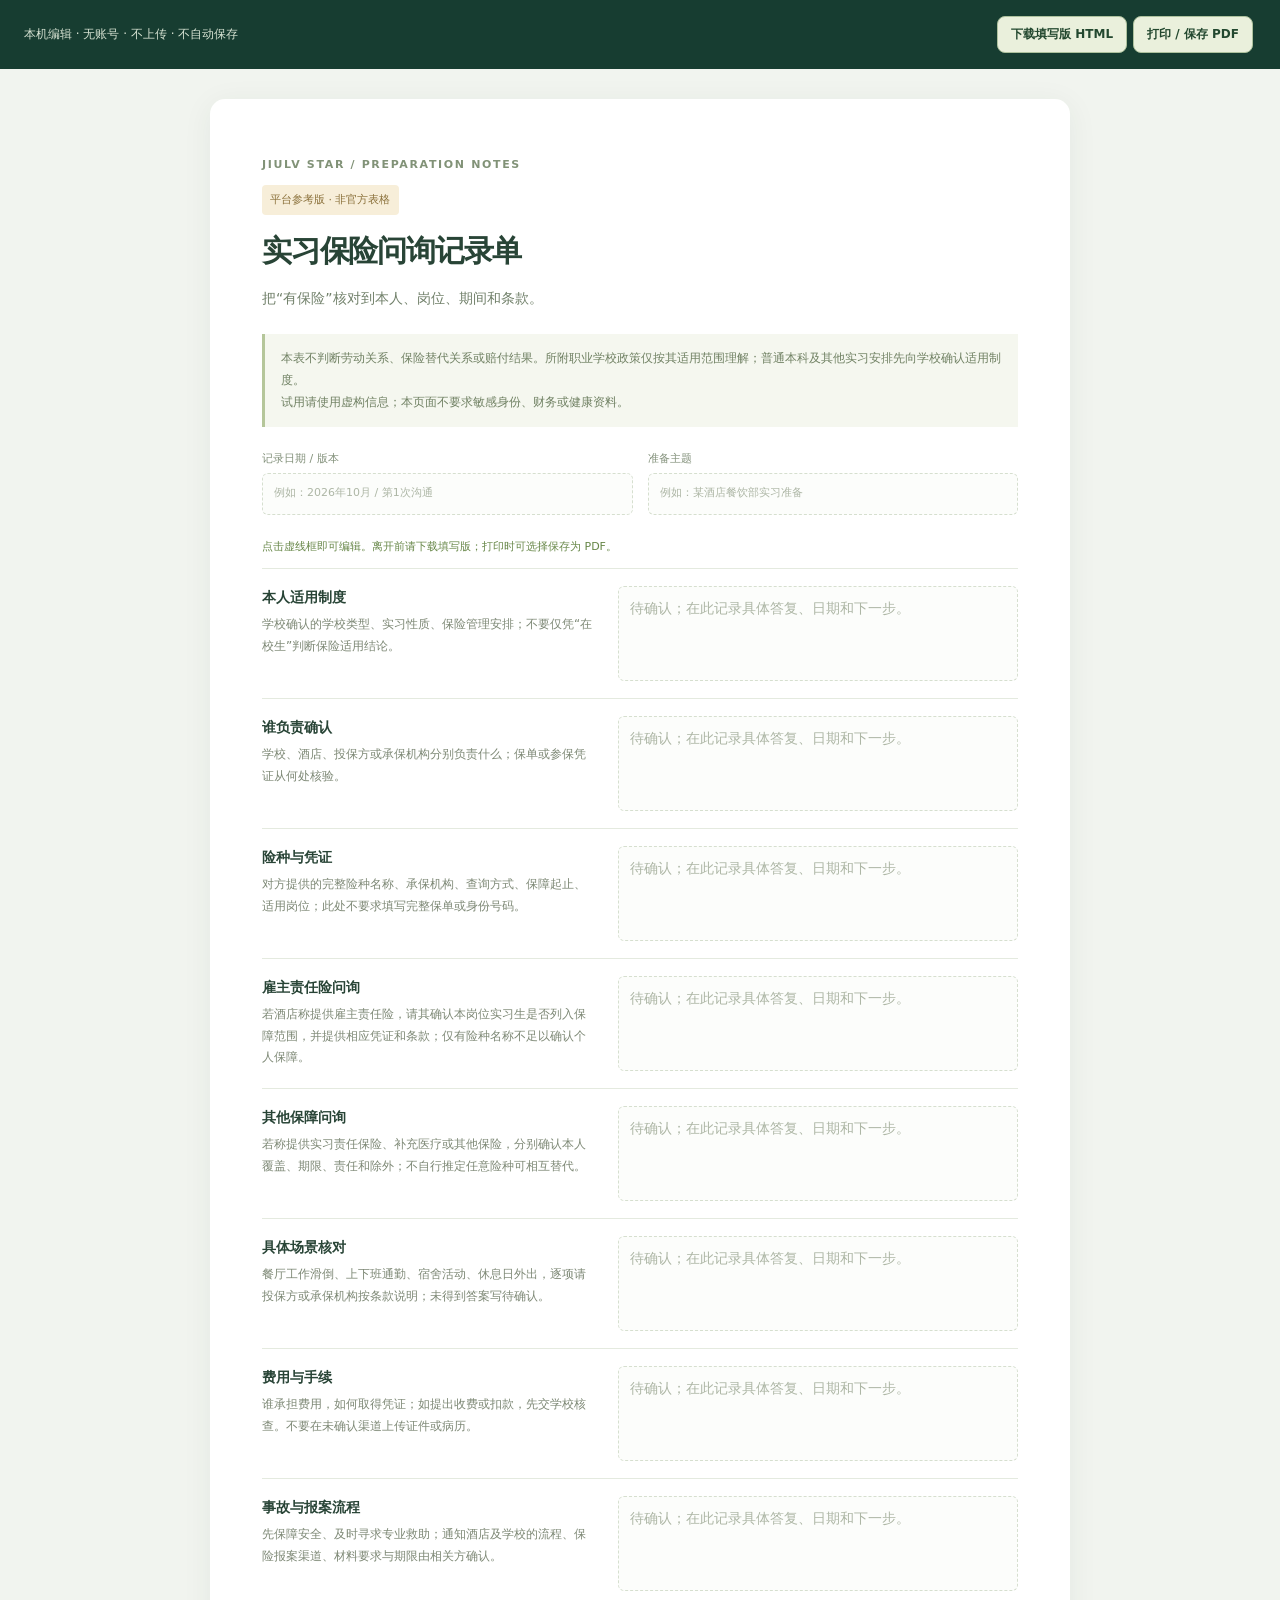
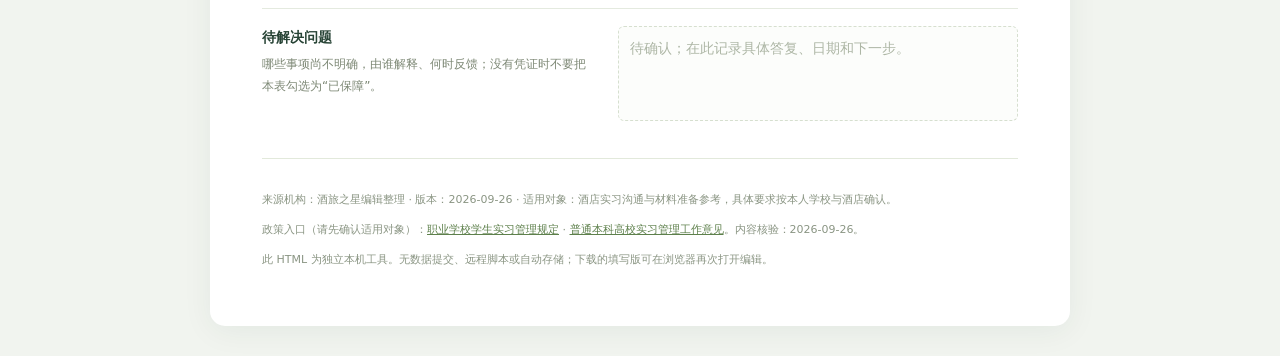
<file: resources/insurance-questions.html>
<!doctype html><html lang="zh-CN"><head><meta charset="utf-8"><meta name="viewport" content="width=device-width,initial-scale=1"><meta name="referrer" content="no-referrer"><title>实习保险问询记录单 · 酒旅之星平台参考版</title><style>*{box-sizing:border-box}body{margin:0;background:#f1f4ef;color:#284436;font:14px/1.75 system-ui,-apple-system,"PingFang SC","Microsoft YaHei",sans-serif}.toolbar{position:sticky;top:0;background:#173d31;color:white;padding:13px 24px;display:flex;justify-content:space-between;align-items:center;gap:15px;z-index:2}.toolbar p{margin:0;font-size:12px;color:#d6e2d2}.toolbar button{border:1px solid #adc19d;background:#eaf0dc;color:#23482f;border-radius:8px;padding:9px 13px;margin:3px;cursor:pointer;font:600 12px system-ui}.paper{max-width:860px;margin:30px auto;background:white;padding:45px 52px;border-radius:15px;box-shadow:0 5px 30px #123b3010}.eyebrow{font-size:11px;letter-spacing:.15em;color:#819277;font-weight:700}.reference{font-size:11px;background:#f7eed9;color:#8b713b;padding:5px 8px;border-radius:4px;display:inline-block}h1{font-size:30px;letter-spacing:-.04em;margin:15px 0 6px;line-height:1.4}.intro{color:#71806a;margin-bottom:24px}.notice{background:#f5f7ef;border-left:3px solid #b5c69a;padding:13px 16px;font-size:12px;line-height:1.85;color:#708163}.meta{display:grid;grid-template-columns:1fr 1fr;gap:15px;margin:22px 0}.meta label{font-size:11px;color:#83917b}.editable{min-height:64px;white-space:pre-wrap;overflow-wrap:anywhere;border:1px dashed #d6dfcf;border-radius:6px;padding:9px 11px;outline:none;color:#284436;background:#fcfdfb}.editable:empty:before{content:attr(data-placeholder);color:#adb6a5;pointer-events:none}.editable:focus{border-color:#9eb775;background:#fafff1;box-shadow:0 0 0 2px #dfe9d0}.meta .editable{min-height:42px;margin-top:5px}section.row{display:grid;grid-template-columns:1fr 1.2fr;gap:22px;padding:17px 0;border-top:1px solid #e4eadf;break-inside:avoid}.row h2{font-size:14px;line-height:1.6;margin:0 0 6px}.row p{font-size:12px;line-height:1.8;color:#7d8875;margin:0}.row .editable{min-height:95px}.footer{font-size:11px;color:#8a9583;border-top:1px solid #e2e9db;padding-top:20px;margin-top:20px}.footer a{color:#5e804c;text-decoration:underline}.status{color:#678748;font-size:11px;min-height:20px}button:focus-visible,a:focus-visible{outline:3px solid #c0ad64;outline-offset:3px}@media(max-width:650px){.toolbar{padding:10px 12px;display:block}.toolbar p{margin-bottom:6px}.paper{margin:14px 9px;padding:25px 20px}.meta{grid-template-columns:1fr}h1{font-size:25px}section.row{grid-template-columns:1fr;gap:11px}.row .editable{min-height:90px}}@media print{body{background:white;font-size:11pt}.toolbar,.status{display:none}.paper{max-width:none;box-shadow:none;margin:0;padding:0;border-radius:0}h1{font-size:22pt}.editable{border:1px solid #ddd;background:white;min-height:50px}.editable:empty:before{color:#aaa}.notice{font-size:9pt}.row p{font-size:9pt}section.row{gap:18px;padding:13px 0}.footer{font-size:8pt}@page{size:A4;margin:17mm}}</style></head><body data-filename="insurance-questions.html"><div class="toolbar"><p>本机编辑 · 无账号 · 不上传 · 不自动保存</p><div><button id="save" type="button">下载填写版 HTML</button><button id="print" type="button">打印 / 保存 PDF</button></div></div><main class="paper"><p class="eyebrow">JIULV STAR / PREPARATION NOTES</p><span class="reference">平台参考版 · 非官方表格</span><h1>实习保险问询记录单</h1><p class="intro">把“有保险”核对到本人、岗位、期间和条款。</p><aside class="notice">本表不判断劳动关系、保险替代关系或赔付结果。所附职业学校政策仅按其适用范围理解；普通本科及其他实习安排先向学校确认适用制度。<br>试用请使用虚构信息；本页面不要求敏感身份、财务或健康资料。</aside><div class="meta"><label>记录日期 / 版本<div class="editable" data-editable contenteditable="true" role="textbox" aria-label="记录日期" data-placeholder="例如：2026年10月 / 第1次沟通"></div></label><label>准备主题<div class="editable" data-editable contenteditable="true" role="textbox" aria-label="准备主题" data-placeholder="例如：某酒店餐饮部实习准备"></div></label></div><p id="status" class="status" role="status" aria-live="polite">点击虚线框即可编辑。离开前请下载填写版；打印时可选择保存为 PDF。</p><section class="row"><div><h2>本人适用制度</h2><p>学校确认的学校类型、实习性质、保险管理安排；不要仅凭“在校生”判断保险适用结论。</p></div><div class="editable" data-editable contenteditable="true" role="textbox" aria-multiline="true" aria-label="本人适用制度记录" data-placeholder="待确认；在此记录具体答复、日期和下一步。"></div></section><section class="row"><div><h2>谁负责确认</h2><p>学校、酒店、投保方或承保机构分别负责什么；保单或参保凭证从何处核验。</p></div><div class="editable" data-editable contenteditable="true" role="textbox" aria-multiline="true" aria-label="谁负责确认记录" data-placeholder="待确认；在此记录具体答复、日期和下一步。"></div></section><section class="row"><div><h2>险种与凭证</h2><p>对方提供的完整险种名称、承保机构、查询方式、保障起止、适用岗位；此处不要求填写完整保单或身份号码。</p></div><div class="editable" data-editable contenteditable="true" role="textbox" aria-multiline="true" aria-label="险种与凭证记录" data-placeholder="待确认；在此记录具体答复、日期和下一步。"></div></section><section class="row"><div><h2>雇主责任险问询</h2><p>若酒店称提供雇主责任险，请其确认本岗位实习生是否列入保障范围，并提供相应凭证和条款；仅有险种名称不足以确认个人保障。</p></div><div class="editable" data-editable contenteditable="true" role="textbox" aria-multiline="true" aria-label="雇主责任险问询记录" data-placeholder="待确认；在此记录具体答复、日期和下一步。"></div></section><section class="row"><div><h2>其他保障问询</h2><p>若称提供实习责任保险、补充医疗或其他保险，分别确认本人覆盖、期限、责任和除外；不自行推定任意险种可相互替代。</p></div><div class="editable" data-editable contenteditable="true" role="textbox" aria-multiline="true" aria-label="其他保障问询记录" data-placeholder="待确认；在此记录具体答复、日期和下一步。"></div></section><section class="row"><div><h2>具体场景核对</h2><p>餐厅工作滑倒、上下班通勤、宿舍活动、休息日外出，逐项请投保方或承保机构按条款说明；未得到答案写待确认。</p></div><div class="editable" data-editable contenteditable="true" role="textbox" aria-multiline="true" aria-label="具体场景核对记录" data-placeholder="待确认；在此记录具体答复、日期和下一步。"></div></section><section class="row"><div><h2>费用与手续</h2><p>谁承担费用，如何取得凭证；如提出收费或扣款，先交学校核查。不要在未确认渠道上传证件或病历。</p></div><div class="editable" data-editable contenteditable="true" role="textbox" aria-multiline="true" aria-label="费用与手续记录" data-placeholder="待确认；在此记录具体答复、日期和下一步。"></div></section><section class="row"><div><h2>事故与报案流程</h2><p>先保障安全、及时寻求专业救助；通知酒店及学校的流程、保险报案渠道、材料要求与期限由相关方确认。</p></div><div class="editable" data-editable contenteditable="true" role="textbox" aria-multiline="true" aria-label="事故与报案流程记录" data-placeholder="待确认；在此记录具体答复、日期和下一步。"></div></section><section class="row"><div><h2>待解决问题</h2><p>哪些事项尚不明确，由谁解释、何时反馈；没有凭证时不要把本表勾选为“已保障”。</p></div><div class="editable" data-editable contenteditable="true" role="textbox" aria-multiline="true" aria-label="待解决问题记录" data-placeholder="待确认；在此记录具体答复、日期和下一步。"></div></section><footer class="footer"><p>来源机构：酒旅之星编辑整理 · 版本：2026-09-26 · 适用对象：酒店实习沟通与材料准备参考，具体要求按本人学校与酒店确认。</p><p>政策入口（请先确认适用对象）：<a href="https://www.moe.gov.cn/srcsite/A07/moe_737/s3876_qt/202201/t20220121_595529.html" target="_blank" rel="noopener noreferrer">职业学校学生实习管理规定</a> · <a href="https://www.moe.gov.cn/srcsite/A08/s7056/201907/t20190724_392130.html" target="_blank" rel="noopener noreferrer">普通本科高校实习管理工作意见</a>。内容核验：2026-09-26。</p><p>此 HTML 为独立本机工具。无数据提交、远程脚本或自动存储；下载的填写版可在浏览器再次打开编辑。</p></footer></main><script>(() => { 'use strict';
const fields = () => [...document.querySelectorAll('[data-editable]')];
document.querySelector('#print').addEventListener('click', () => window.print());
document.querySelector('#save').addEventListener('click', () => {
  const copy = document.documentElement.cloneNode(true);
  copy.querySelectorAll('[data-editable]').forEach((el, i) => { el.textContent = fields()[i].innerText; });
  copy.querySelector('#status').textContent = '';
  const blob = new Blob(['<!doctype html>\n' + copy.outerHTML], {type:'text/html;charset=utf-8'});
  const url = URL.createObjectURL(blob), a = document.createElement('a');
  a.href = url; a.download = document.body.dataset.filename.replace('.html', '-filled.html');
  document.body.appendChild(a); a.click(); a.remove();
  setTimeout(() => URL.revokeObjectURL(url), 1000);
  document.querySelector('#status').textContent = '已请求下载填写版 HTML。请检查浏览器下载位置；内容没有上传。';
});
document.addEventListener('paste', event => {
  if (!event.target.closest('[data-editable]')) return;
  event.preventDefault();
  const text = event.clipboardData?.getData('text/plain') || '';
  const selection = window.getSelection();
  if (!selection || !selection.rangeCount) return;
  const range = selection.getRangeAt(0); range.deleteContents();
  const node = document.createTextNode(text); range.insertNode(node);
  range.setStartAfter(node); range.collapse(true); selection.removeAllRanges(); selection.addRange(range);
});
document.addEventListener('drop', event => { if(event.target.closest('[data-editable]')) event.preventDefault(); });
document.addEventListener('input', event => { if(event.target.closest('[data-editable]')) document.querySelector('#status').textContent = '有本页编辑。不会自动保存，离开前请下载填写版。'; });
})();</script></body></html>
</file>
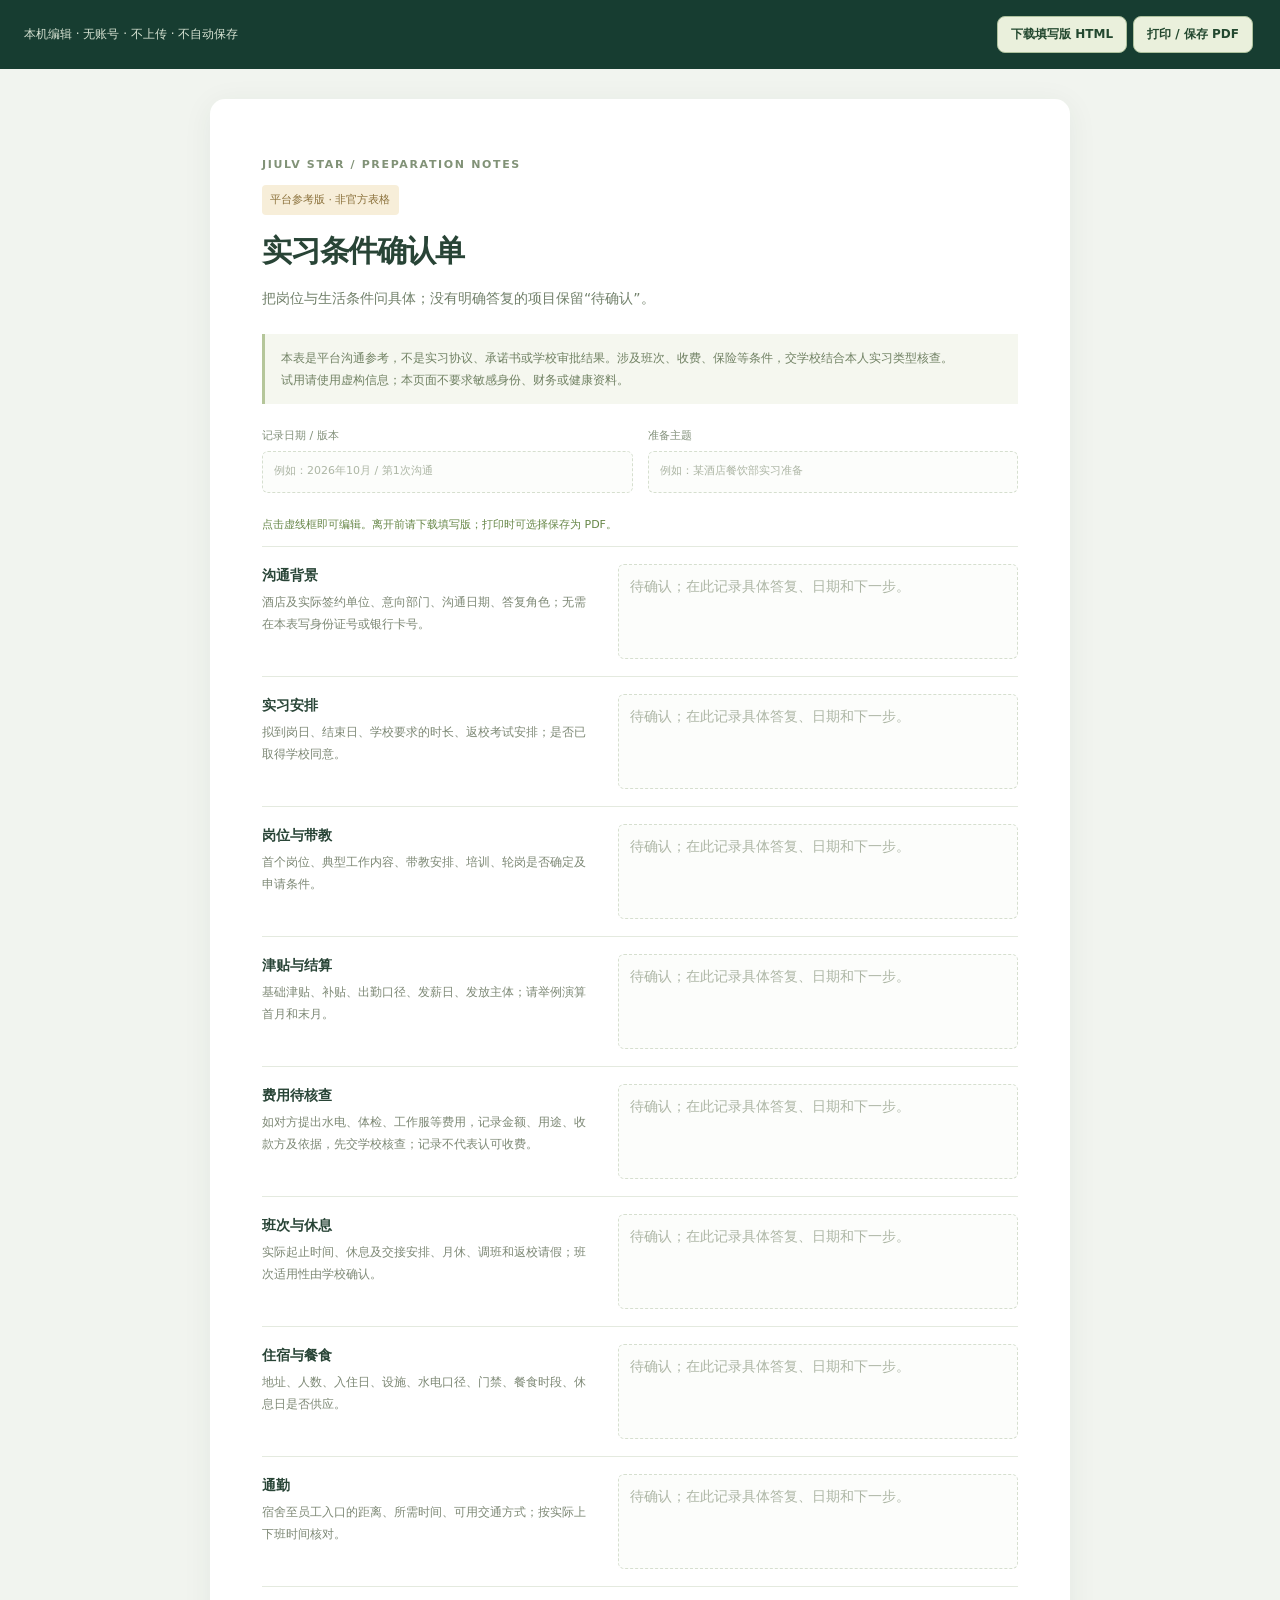
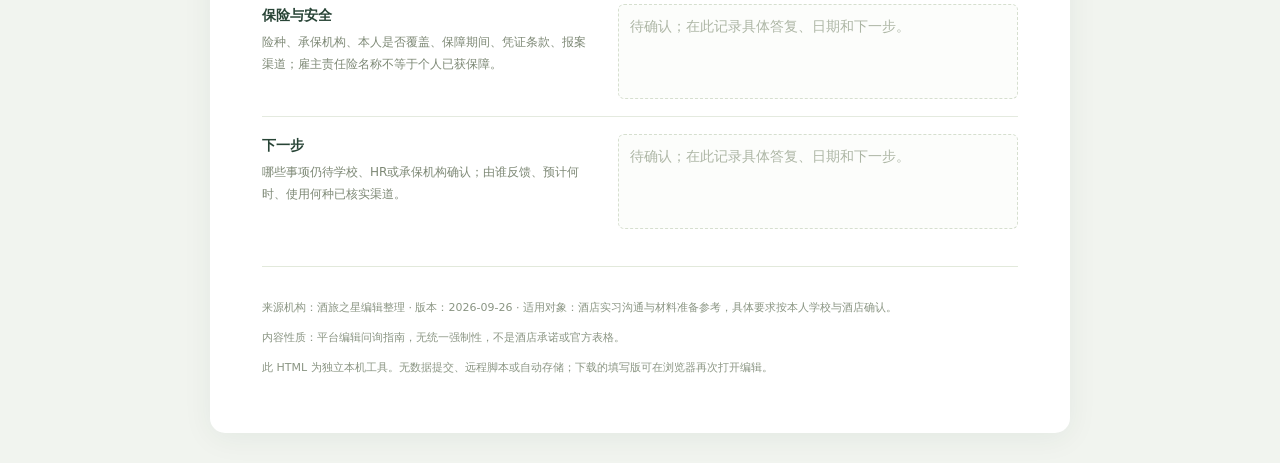
<file: resources/internship-conditions.html>
<!doctype html><html lang="zh-CN"><head><meta charset="utf-8"><meta name="viewport" content="width=device-width,initial-scale=1"><meta name="referrer" content="no-referrer"><title>实习条件确认单 · 酒旅之星平台参考版</title><style>*{box-sizing:border-box}body{margin:0;background:#f1f4ef;color:#284436;font:14px/1.75 system-ui,-apple-system,"PingFang SC","Microsoft YaHei",sans-serif}.toolbar{position:sticky;top:0;background:#173d31;color:white;padding:13px 24px;display:flex;justify-content:space-between;align-items:center;gap:15px;z-index:2}.toolbar p{margin:0;font-size:12px;color:#d6e2d2}.toolbar button{border:1px solid #adc19d;background:#eaf0dc;color:#23482f;border-radius:8px;padding:9px 13px;margin:3px;cursor:pointer;font:600 12px system-ui}.paper{max-width:860px;margin:30px auto;background:white;padding:45px 52px;border-radius:15px;box-shadow:0 5px 30px #123b3010}.eyebrow{font-size:11px;letter-spacing:.15em;color:#819277;font-weight:700}.reference{font-size:11px;background:#f7eed9;color:#8b713b;padding:5px 8px;border-radius:4px;display:inline-block}h1{font-size:30px;letter-spacing:-.04em;margin:15px 0 6px;line-height:1.4}.intro{color:#71806a;margin-bottom:24px}.notice{background:#f5f7ef;border-left:3px solid #b5c69a;padding:13px 16px;font-size:12px;line-height:1.85;color:#708163}.meta{display:grid;grid-template-columns:1fr 1fr;gap:15px;margin:22px 0}.meta label{font-size:11px;color:#83917b}.editable{min-height:64px;white-space:pre-wrap;overflow-wrap:anywhere;border:1px dashed #d6dfcf;border-radius:6px;padding:9px 11px;outline:none;color:#284436;background:#fcfdfb}.editable:empty:before{content:attr(data-placeholder);color:#adb6a5;pointer-events:none}.editable:focus{border-color:#9eb775;background:#fafff1;box-shadow:0 0 0 2px #dfe9d0}.meta .editable{min-height:42px;margin-top:5px}section.row{display:grid;grid-template-columns:1fr 1.2fr;gap:22px;padding:17px 0;border-top:1px solid #e4eadf;break-inside:avoid}.row h2{font-size:14px;line-height:1.6;margin:0 0 6px}.row p{font-size:12px;line-height:1.8;color:#7d8875;margin:0}.row .editable{min-height:95px}.footer{font-size:11px;color:#8a9583;border-top:1px solid #e2e9db;padding-top:20px;margin-top:20px}.footer a{color:#5e804c;text-decoration:underline}.status{color:#678748;font-size:11px;min-height:20px}button:focus-visible,a:focus-visible{outline:3px solid #c0ad64;outline-offset:3px}@media(max-width:650px){.toolbar{padding:10px 12px;display:block}.toolbar p{margin-bottom:6px}.paper{margin:14px 9px;padding:25px 20px}.meta{grid-template-columns:1fr}h1{font-size:25px}section.row{grid-template-columns:1fr;gap:11px}.row .editable{min-height:90px}}@media print{body{background:white;font-size:11pt}.toolbar,.status{display:none}.paper{max-width:none;box-shadow:none;margin:0;padding:0;border-radius:0}h1{font-size:22pt}.editable{border:1px solid #ddd;background:white;min-height:50px}.editable:empty:before{color:#aaa}.notice{font-size:9pt}.row p{font-size:9pt}section.row{gap:18px;padding:13px 0}.footer{font-size:8pt}@page{size:A4;margin:17mm}}</style></head><body data-filename="internship-conditions.html"><div class="toolbar"><p>本机编辑 · 无账号 · 不上传 · 不自动保存</p><div><button id="save" type="button">下载填写版 HTML</button><button id="print" type="button">打印 / 保存 PDF</button></div></div><main class="paper"><p class="eyebrow">JIULV STAR / PREPARATION NOTES</p><span class="reference">平台参考版 · 非官方表格</span><h1>实习条件确认单</h1><p class="intro">把岗位与生活条件问具体；没有明确答复的项目保留“待确认”。</p><aside class="notice">本表是平台沟通参考，不是实习协议、承诺书或学校审批结果。涉及班次、收费、保险等条件，交学校结合本人实习类型核查。<br>试用请使用虚构信息；本页面不要求敏感身份、财务或健康资料。</aside><div class="meta"><label>记录日期 / 版本<div class="editable" data-editable contenteditable="true" role="textbox" aria-label="记录日期" data-placeholder="例如：2026年10月 / 第1次沟通"></div></label><label>准备主题<div class="editable" data-editable contenteditable="true" role="textbox" aria-label="准备主题" data-placeholder="例如：某酒店餐饮部实习准备"></div></label></div><p id="status" class="status" role="status" aria-live="polite">点击虚线框即可编辑。离开前请下载填写版；打印时可选择保存为 PDF。</p><section class="row"><div><h2>沟通背景</h2><p>酒店及实际签约单位、意向部门、沟通日期、答复角色；无需在本表写身份证号或银行卡号。</p></div><div class="editable" data-editable contenteditable="true" role="textbox" aria-multiline="true" aria-label="沟通背景记录" data-placeholder="待确认；在此记录具体答复、日期和下一步。"></div></section><section class="row"><div><h2>实习安排</h2><p>拟到岗日、结束日、学校要求的时长、返校考试安排；是否已取得学校同意。</p></div><div class="editable" data-editable contenteditable="true" role="textbox" aria-multiline="true" aria-label="实习安排记录" data-placeholder="待确认；在此记录具体答复、日期和下一步。"></div></section><section class="row"><div><h2>岗位与带教</h2><p>首个岗位、典型工作内容、带教安排、培训、轮岗是否确定及申请条件。</p></div><div class="editable" data-editable contenteditable="true" role="textbox" aria-multiline="true" aria-label="岗位与带教记录" data-placeholder="待确认；在此记录具体答复、日期和下一步。"></div></section><section class="row"><div><h2>津贴与结算</h2><p>基础津贴、补贴、出勤口径、发薪日、发放主体；请举例演算首月和末月。</p></div><div class="editable" data-editable contenteditable="true" role="textbox" aria-multiline="true" aria-label="津贴与结算记录" data-placeholder="待确认；在此记录具体答复、日期和下一步。"></div></section><section class="row"><div><h2>费用待核查</h2><p>如对方提出水电、体检、工作服等费用，记录金额、用途、收款方及依据，先交学校核查；记录不代表认可收费。</p></div><div class="editable" data-editable contenteditable="true" role="textbox" aria-multiline="true" aria-label="费用待核查记录" data-placeholder="待确认；在此记录具体答复、日期和下一步。"></div></section><section class="row"><div><h2>班次与休息</h2><p>实际起止时间、休息及交接安排、月休、调班和返校请假；班次适用性由学校确认。</p></div><div class="editable" data-editable contenteditable="true" role="textbox" aria-multiline="true" aria-label="班次与休息记录" data-placeholder="待确认；在此记录具体答复、日期和下一步。"></div></section><section class="row"><div><h2>住宿与餐食</h2><p>地址、人数、入住日、设施、水电口径、门禁、餐食时段、休息日是否供应。</p></div><div class="editable" data-editable contenteditable="true" role="textbox" aria-multiline="true" aria-label="住宿与餐食记录" data-placeholder="待确认；在此记录具体答复、日期和下一步。"></div></section><section class="row"><div><h2>通勤</h2><p>宿舍至员工入口的距离、所需时间、可用交通方式；按实际上下班时间核对。</p></div><div class="editable" data-editable contenteditable="true" role="textbox" aria-multiline="true" aria-label="通勤记录" data-placeholder="待确认；在此记录具体答复、日期和下一步。"></div></section><section class="row"><div><h2>保险与安全</h2><p>险种、承保机构、本人是否覆盖、保障期间、凭证条款、报案渠道；雇主责任险名称不等于个人已获保障。</p></div><div class="editable" data-editable contenteditable="true" role="textbox" aria-multiline="true" aria-label="保险与安全记录" data-placeholder="待确认；在此记录具体答复、日期和下一步。"></div></section><section class="row"><div><h2>下一步</h2><p>哪些事项仍待学校、HR或承保机构确认；由谁反馈、预计何时、使用何种已核实渠道。</p></div><div class="editable" data-editable contenteditable="true" role="textbox" aria-multiline="true" aria-label="下一步记录" data-placeholder="待确认；在此记录具体答复、日期和下一步。"></div></section><footer class="footer"><p>来源机构：酒旅之星编辑整理 · 版本：2026-09-26 · 适用对象：酒店实习沟通与材料准备参考，具体要求按本人学校与酒店确认。</p><p>内容性质：平台编辑问询指南，无统一强制性，不是酒店承诺或官方表格。</p><p>此 HTML 为独立本机工具。无数据提交、远程脚本或自动存储；下载的填写版可在浏览器再次打开编辑。</p></footer></main><script>(() => { 'use strict';
const fields = () => [...document.querySelectorAll('[data-editable]')];
document.querySelector('#print').addEventListener('click', () => window.print());
document.querySelector('#save').addEventListener('click', () => {
  const copy = document.documentElement.cloneNode(true);
  copy.querySelectorAll('[data-editable]').forEach((el, i) => { el.textContent = fields()[i].innerText; });
  copy.querySelector('#status').textContent = '';
  const blob = new Blob(['<!doctype html>\n' + copy.outerHTML], {type:'text/html;charset=utf-8'});
  const url = URL.createObjectURL(blob), a = document.createElement('a');
  a.href = url; a.download = document.body.dataset.filename.replace('.html', '-filled.html');
  document.body.appendChild(a); a.click(); a.remove();
  setTimeout(() => URL.revokeObjectURL(url), 1000);
  document.querySelector('#status').textContent = '已请求下载填写版 HTML。请检查浏览器下载位置；内容没有上传。';
});
document.addEventListener('paste', event => {
  if (!event.target.closest('[data-editable]')) return;
  event.preventDefault();
  const text = event.clipboardData?.getData('text/plain') || '';
  const selection = window.getSelection();
  if (!selection || !selection.rangeCount) return;
  const range = selection.getRangeAt(0); range.deleteContents();
  const node = document.createTextNode(text); range.insertNode(node);
  range.setStartAfter(node); range.collapse(true); selection.removeAllRanges(); selection.addRange(range);
});
document.addEventListener('drop', event => { if(event.target.closest('[data-editable]')) event.preventDefault(); });
document.addEventListener('input', event => { if(event.target.closest('[data-editable]')) document.querySelector('#status').textContent = '有本页编辑。不会自动保存，离开前请下载填写版。'; });
})();</script></body></html>
</file>
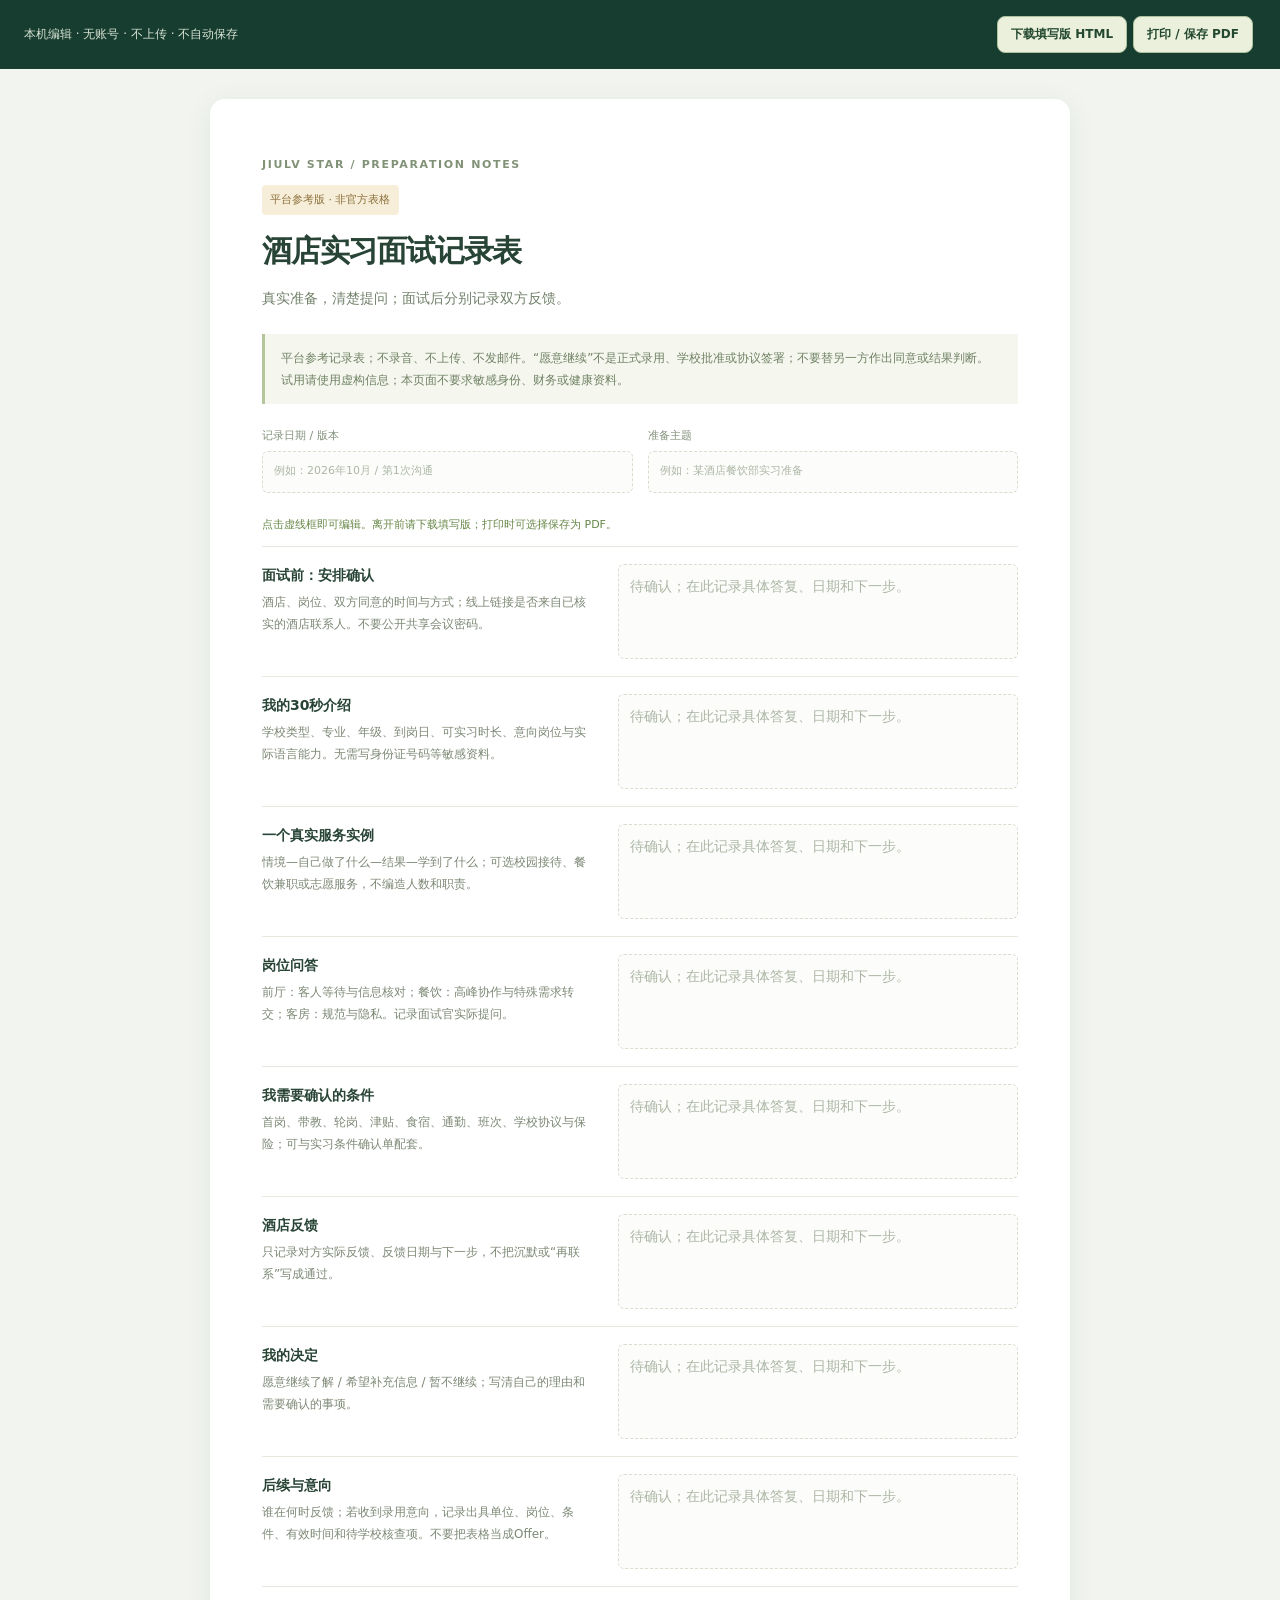
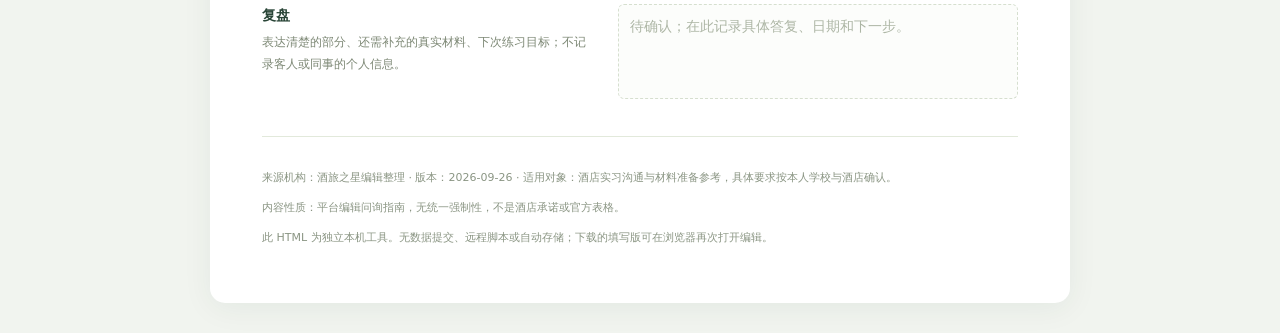
<file: resources/interview-record.html>
<!doctype html><html lang="zh-CN"><head><meta charset="utf-8"><meta name="viewport" content="width=device-width,initial-scale=1"><meta name="referrer" content="no-referrer"><title>酒店实习面试记录表 · 酒旅之星平台参考版</title><style>*{box-sizing:border-box}body{margin:0;background:#f1f4ef;color:#284436;font:14px/1.75 system-ui,-apple-system,"PingFang SC","Microsoft YaHei",sans-serif}.toolbar{position:sticky;top:0;background:#173d31;color:white;padding:13px 24px;display:flex;justify-content:space-between;align-items:center;gap:15px;z-index:2}.toolbar p{margin:0;font-size:12px;color:#d6e2d2}.toolbar button{border:1px solid #adc19d;background:#eaf0dc;color:#23482f;border-radius:8px;padding:9px 13px;margin:3px;cursor:pointer;font:600 12px system-ui}.paper{max-width:860px;margin:30px auto;background:white;padding:45px 52px;border-radius:15px;box-shadow:0 5px 30px #123b3010}.eyebrow{font-size:11px;letter-spacing:.15em;color:#819277;font-weight:700}.reference{font-size:11px;background:#f7eed9;color:#8b713b;padding:5px 8px;border-radius:4px;display:inline-block}h1{font-size:30px;letter-spacing:-.04em;margin:15px 0 6px;line-height:1.4}.intro{color:#71806a;margin-bottom:24px}.notice{background:#f5f7ef;border-left:3px solid #b5c69a;padding:13px 16px;font-size:12px;line-height:1.85;color:#708163}.meta{display:grid;grid-template-columns:1fr 1fr;gap:15px;margin:22px 0}.meta label{font-size:11px;color:#83917b}.editable{min-height:64px;white-space:pre-wrap;overflow-wrap:anywhere;border:1px dashed #d6dfcf;border-radius:6px;padding:9px 11px;outline:none;color:#284436;background:#fcfdfb}.editable:empty:before{content:attr(data-placeholder);color:#adb6a5;pointer-events:none}.editable:focus{border-color:#9eb775;background:#fafff1;box-shadow:0 0 0 2px #dfe9d0}.meta .editable{min-height:42px;margin-top:5px}section.row{display:grid;grid-template-columns:1fr 1.2fr;gap:22px;padding:17px 0;border-top:1px solid #e4eadf;break-inside:avoid}.row h2{font-size:14px;line-height:1.6;margin:0 0 6px}.row p{font-size:12px;line-height:1.8;color:#7d8875;margin:0}.row .editable{min-height:95px}.footer{font-size:11px;color:#8a9583;border-top:1px solid #e2e9db;padding-top:20px;margin-top:20px}.footer a{color:#5e804c;text-decoration:underline}.status{color:#678748;font-size:11px;min-height:20px}button:focus-visible,a:focus-visible{outline:3px solid #c0ad64;outline-offset:3px}@media(max-width:650px){.toolbar{padding:10px 12px;display:block}.toolbar p{margin-bottom:6px}.paper{margin:14px 9px;padding:25px 20px}.meta{grid-template-columns:1fr}h1{font-size:25px}section.row{grid-template-columns:1fr;gap:11px}.row .editable{min-height:90px}}@media print{body{background:white;font-size:11pt}.toolbar,.status{display:none}.paper{max-width:none;box-shadow:none;margin:0;padding:0;border-radius:0}h1{font-size:22pt}.editable{border:1px solid #ddd;background:white;min-height:50px}.editable:empty:before{color:#aaa}.notice{font-size:9pt}.row p{font-size:9pt}section.row{gap:18px;padding:13px 0}.footer{font-size:8pt}@page{size:A4;margin:17mm}}</style></head><body data-filename="interview-record.html"><div class="toolbar"><p>本机编辑 · 无账号 · 不上传 · 不自动保存</p><div><button id="save" type="button">下载填写版 HTML</button><button id="print" type="button">打印 / 保存 PDF</button></div></div><main class="paper"><p class="eyebrow">JIULV STAR / PREPARATION NOTES</p><span class="reference">平台参考版 · 非官方表格</span><h1>酒店实习面试记录表</h1><p class="intro">真实准备，清楚提问；面试后分别记录双方反馈。</p><aside class="notice">平台参考记录表；不录音、不上传、不发邮件。“愿意继续”不是正式录用、学校批准或协议签署；不要替另一方作出同意或结果判断。<br>试用请使用虚构信息；本页面不要求敏感身份、财务或健康资料。</aside><div class="meta"><label>记录日期 / 版本<div class="editable" data-editable contenteditable="true" role="textbox" aria-label="记录日期" data-placeholder="例如：2026年10月 / 第1次沟通"></div></label><label>准备主题<div class="editable" data-editable contenteditable="true" role="textbox" aria-label="准备主题" data-placeholder="例如：某酒店餐饮部实习准备"></div></label></div><p id="status" class="status" role="status" aria-live="polite">点击虚线框即可编辑。离开前请下载填写版；打印时可选择保存为 PDF。</p><section class="row"><div><h2>面试前：安排确认</h2><p>酒店、岗位、双方同意的时间与方式；线上链接是否来自已核实的酒店联系人。不要公开共享会议密码。</p></div><div class="editable" data-editable contenteditable="true" role="textbox" aria-multiline="true" aria-label="面试前：安排确认记录" data-placeholder="待确认；在此记录具体答复、日期和下一步。"></div></section><section class="row"><div><h2>我的30秒介绍</h2><p>学校类型、专业、年级、到岗日、可实习时长、意向岗位与实际语言能力。无需写身份证号码等敏感资料。</p></div><div class="editable" data-editable contenteditable="true" role="textbox" aria-multiline="true" aria-label="我的30秒介绍记录" data-placeholder="待确认；在此记录具体答复、日期和下一步。"></div></section><section class="row"><div><h2>一个真实服务实例</h2><p>情境—自己做了什么—结果—学到了什么；可选校园接待、餐饮兼职或志愿服务，不编造人数和职责。</p></div><div class="editable" data-editable contenteditable="true" role="textbox" aria-multiline="true" aria-label="一个真实服务实例记录" data-placeholder="待确认；在此记录具体答复、日期和下一步。"></div></section><section class="row"><div><h2>岗位问答</h2><p>前厅：客人等待与信息核对；餐饮：高峰协作与特殊需求转交；客房：规范与隐私。记录面试官实际提问。</p></div><div class="editable" data-editable contenteditable="true" role="textbox" aria-multiline="true" aria-label="岗位问答记录" data-placeholder="待确认；在此记录具体答复、日期和下一步。"></div></section><section class="row"><div><h2>我需要确认的条件</h2><p>首岗、带教、轮岗、津贴、食宿、通勤、班次、学校协议与保险；可与实习条件确认单配套。</p></div><div class="editable" data-editable contenteditable="true" role="textbox" aria-multiline="true" aria-label="我需要确认的条件记录" data-placeholder="待确认；在此记录具体答复、日期和下一步。"></div></section><section class="row"><div><h2>酒店反馈</h2><p>只记录对方实际反馈、反馈日期与下一步，不把沉默或“再联系”写成通过。</p></div><div class="editable" data-editable contenteditable="true" role="textbox" aria-multiline="true" aria-label="酒店反馈记录" data-placeholder="待确认；在此记录具体答复、日期和下一步。"></div></section><section class="row"><div><h2>我的决定</h2><p>愿意继续了解 / 希望补充信息 / 暂不继续；写清自己的理由和需要确认的事项。</p></div><div class="editable" data-editable contenteditable="true" role="textbox" aria-multiline="true" aria-label="我的决定记录" data-placeholder="待确认；在此记录具体答复、日期和下一步。"></div></section><section class="row"><div><h2>后续与意向</h2><p>谁在何时反馈；若收到录用意向，记录出具单位、岗位、条件、有效时间和待学校核查项。不要把表格当成Offer。</p></div><div class="editable" data-editable contenteditable="true" role="textbox" aria-multiline="true" aria-label="后续与意向记录" data-placeholder="待确认；在此记录具体答复、日期和下一步。"></div></section><section class="row"><div><h2>复盘</h2><p>表达清楚的部分、还需补充的真实材料、下次练习目标；不记录客人或同事的个人信息。</p></div><div class="editable" data-editable contenteditable="true" role="textbox" aria-multiline="true" aria-label="复盘记录" data-placeholder="待确认；在此记录具体答复、日期和下一步。"></div></section><footer class="footer"><p>来源机构：酒旅之星编辑整理 · 版本：2026-09-26 · 适用对象：酒店实习沟通与材料准备参考，具体要求按本人学校与酒店确认。</p><p>内容性质：平台编辑问询指南，无统一强制性，不是酒店承诺或官方表格。</p><p>此 HTML 为独立本机工具。无数据提交、远程脚本或自动存储；下载的填写版可在浏览器再次打开编辑。</p></footer></main><script>(() => { 'use strict';
const fields = () => [...document.querySelectorAll('[data-editable]')];
document.querySelector('#print').addEventListener('click', () => window.print());
document.querySelector('#save').addEventListener('click', () => {
  const copy = document.documentElement.cloneNode(true);
  copy.querySelectorAll('[data-editable]').forEach((el, i) => { el.textContent = fields()[i].innerText; });
  copy.querySelector('#status').textContent = '';
  const blob = new Blob(['<!doctype html>\n' + copy.outerHTML], {type:'text/html;charset=utf-8'});
  const url = URL.createObjectURL(blob), a = document.createElement('a');
  a.href = url; a.download = document.body.dataset.filename.replace('.html', '-filled.html');
  document.body.appendChild(a); a.click(); a.remove();
  setTimeout(() => URL.revokeObjectURL(url), 1000);
  document.querySelector('#status').textContent = '已请求下载填写版 HTML。请检查浏览器下载位置；内容没有上传。';
});
document.addEventListener('paste', event => {
  if (!event.target.closest('[data-editable]')) return;
  event.preventDefault();
  const text = event.clipboardData?.getData('text/plain') || '';
  const selection = window.getSelection();
  if (!selection || !selection.rangeCount) return;
  const range = selection.getRangeAt(0); range.deleteContents();
  const node = document.createTextNode(text); range.insertNode(node);
  range.setStartAfter(node); range.collapse(true); selection.removeAllRanges(); selection.addRange(range);
});
document.addEventListener('drop', event => { if(event.target.closest('[data-editable]')) event.preventDefault(); });
document.addEventListener('input', event => { if(event.target.closest('[data-editable]')) document.querySelector('#status').textContent = '有本页编辑。不会自动保存，离开前请下载填写版。'; });
})();</script></body></html>
</file>
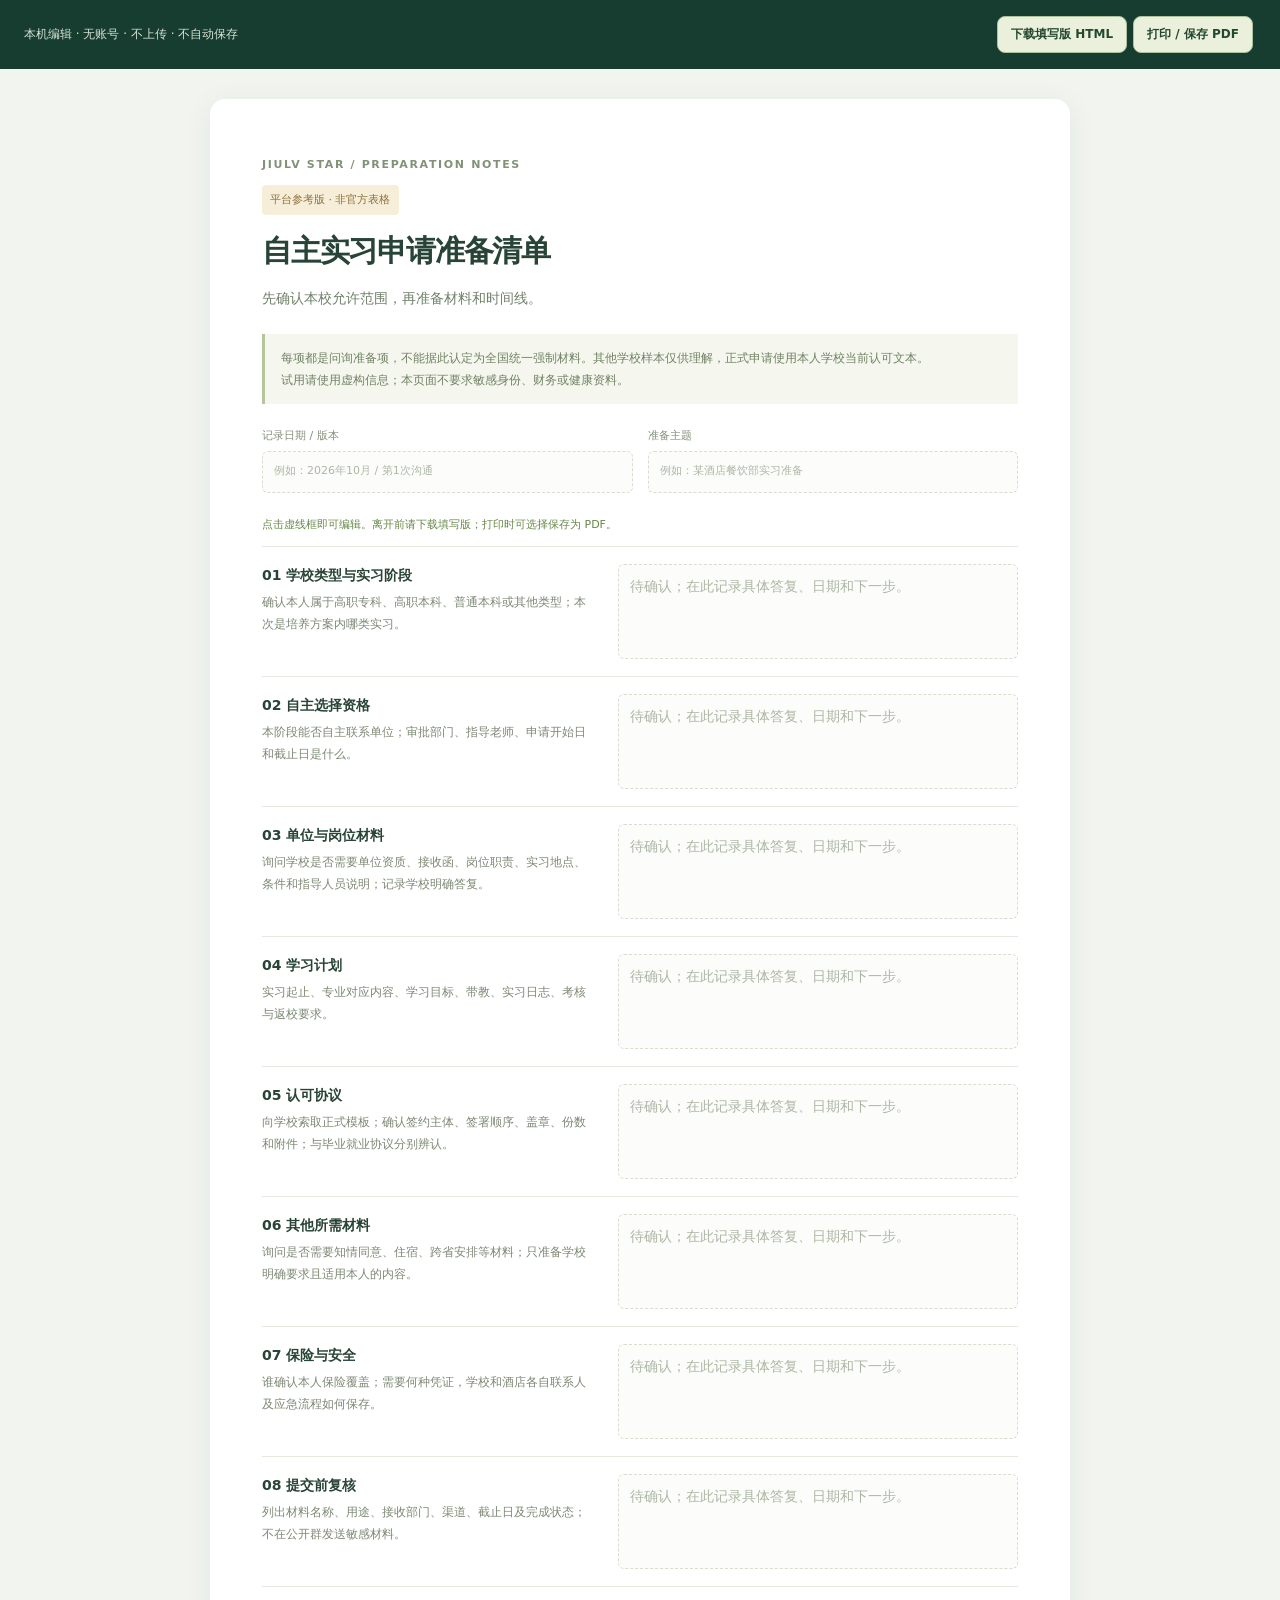
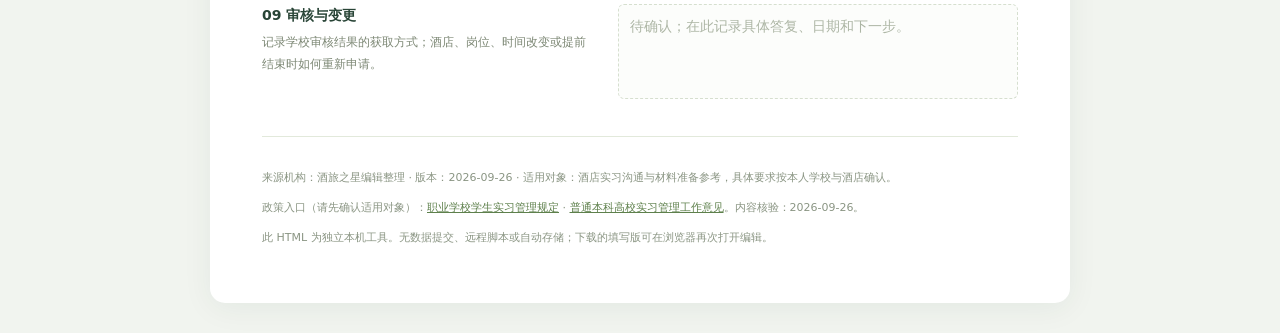
<file: resources/self-placement-checklist.html>
<!doctype html><html lang="zh-CN"><head><meta charset="utf-8"><meta name="viewport" content="width=device-width,initial-scale=1"><meta name="referrer" content="no-referrer"><title>自主实习申请准备清单 · 酒旅之星平台参考版</title><style>*{box-sizing:border-box}body{margin:0;background:#f1f4ef;color:#284436;font:14px/1.75 system-ui,-apple-system,"PingFang SC","Microsoft YaHei",sans-serif}.toolbar{position:sticky;top:0;background:#173d31;color:white;padding:13px 24px;display:flex;justify-content:space-between;align-items:center;gap:15px;z-index:2}.toolbar p{margin:0;font-size:12px;color:#d6e2d2}.toolbar button{border:1px solid #adc19d;background:#eaf0dc;color:#23482f;border-radius:8px;padding:9px 13px;margin:3px;cursor:pointer;font:600 12px system-ui}.paper{max-width:860px;margin:30px auto;background:white;padding:45px 52px;border-radius:15px;box-shadow:0 5px 30px #123b3010}.eyebrow{font-size:11px;letter-spacing:.15em;color:#819277;font-weight:700}.reference{font-size:11px;background:#f7eed9;color:#8b713b;padding:5px 8px;border-radius:4px;display:inline-block}h1{font-size:30px;letter-spacing:-.04em;margin:15px 0 6px;line-height:1.4}.intro{color:#71806a;margin-bottom:24px}.notice{background:#f5f7ef;border-left:3px solid #b5c69a;padding:13px 16px;font-size:12px;line-height:1.85;color:#708163}.meta{display:grid;grid-template-columns:1fr 1fr;gap:15px;margin:22px 0}.meta label{font-size:11px;color:#83917b}.editable{min-height:64px;white-space:pre-wrap;overflow-wrap:anywhere;border:1px dashed #d6dfcf;border-radius:6px;padding:9px 11px;outline:none;color:#284436;background:#fcfdfb}.editable:empty:before{content:attr(data-placeholder);color:#adb6a5;pointer-events:none}.editable:focus{border-color:#9eb775;background:#fafff1;box-shadow:0 0 0 2px #dfe9d0}.meta .editable{min-height:42px;margin-top:5px}section.row{display:grid;grid-template-columns:1fr 1.2fr;gap:22px;padding:17px 0;border-top:1px solid #e4eadf;break-inside:avoid}.row h2{font-size:14px;line-height:1.6;margin:0 0 6px}.row p{font-size:12px;line-height:1.8;color:#7d8875;margin:0}.row .editable{min-height:95px}.footer{font-size:11px;color:#8a9583;border-top:1px solid #e2e9db;padding-top:20px;margin-top:20px}.footer a{color:#5e804c;text-decoration:underline}.status{color:#678748;font-size:11px;min-height:20px}button:focus-visible,a:focus-visible{outline:3px solid #c0ad64;outline-offset:3px}@media(max-width:650px){.toolbar{padding:10px 12px;display:block}.toolbar p{margin-bottom:6px}.paper{margin:14px 9px;padding:25px 20px}.meta{grid-template-columns:1fr}h1{font-size:25px}section.row{grid-template-columns:1fr;gap:11px}.row .editable{min-height:90px}}@media print{body{background:white;font-size:11pt}.toolbar,.status{display:none}.paper{max-width:none;box-shadow:none;margin:0;padding:0;border-radius:0}h1{font-size:22pt}.editable{border:1px solid #ddd;background:white;min-height:50px}.editable:empty:before{color:#aaa}.notice{font-size:9pt}.row p{font-size:9pt}section.row{gap:18px;padding:13px 0}.footer{font-size:8pt}@page{size:A4;margin:17mm}}</style></head><body data-filename="self-placement-checklist.html"><div class="toolbar"><p>本机编辑 · 无账号 · 不上传 · 不自动保存</p><div><button id="save" type="button">下载填写版 HTML</button><button id="print" type="button">打印 / 保存 PDF</button></div></div><main class="paper"><p class="eyebrow">JIULV STAR / PREPARATION NOTES</p><span class="reference">平台参考版 · 非官方表格</span><h1>自主实习申请准备清单</h1><p class="intro">先确认本校允许范围，再准备材料和时间线。</p><aside class="notice">每项都是问询准备项，不能据此认定为全国统一强制材料。其他学校样本仅供理解，正式申请使用本人学校当前认可文本。<br>试用请使用虚构信息；本页面不要求敏感身份、财务或健康资料。</aside><div class="meta"><label>记录日期 / 版本<div class="editable" data-editable contenteditable="true" role="textbox" aria-label="记录日期" data-placeholder="例如：2026年10月 / 第1次沟通"></div></label><label>准备主题<div class="editable" data-editable contenteditable="true" role="textbox" aria-label="准备主题" data-placeholder="例如：某酒店餐饮部实习准备"></div></label></div><p id="status" class="status" role="status" aria-live="polite">点击虚线框即可编辑。离开前请下载填写版；打印时可选择保存为 PDF。</p><section class="row"><div><h2>01 学校类型与实习阶段</h2><p>确认本人属于高职专科、高职本科、普通本科或其他类型；本次是培养方案内哪类实习。</p></div><div class="editable" data-editable contenteditable="true" role="textbox" aria-multiline="true" aria-label="01 学校类型与实习阶段记录" data-placeholder="待确认；在此记录具体答复、日期和下一步。"></div></section><section class="row"><div><h2>02 自主选择资格</h2><p>本阶段能否自主联系单位；审批部门、指导老师、申请开始日和截止日是什么。</p></div><div class="editable" data-editable contenteditable="true" role="textbox" aria-multiline="true" aria-label="02 自主选择资格记录" data-placeholder="待确认；在此记录具体答复、日期和下一步。"></div></section><section class="row"><div><h2>03 单位与岗位材料</h2><p>询问学校是否需要单位资质、接收函、岗位职责、实习地点、条件和指导人员说明；记录学校明确答复。</p></div><div class="editable" data-editable contenteditable="true" role="textbox" aria-multiline="true" aria-label="03 单位与岗位材料记录" data-placeholder="待确认；在此记录具体答复、日期和下一步。"></div></section><section class="row"><div><h2>04 学习计划</h2><p>实习起止、专业对应内容、学习目标、带教、实习日志、考核与返校要求。</p></div><div class="editable" data-editable contenteditable="true" role="textbox" aria-multiline="true" aria-label="04 学习计划记录" data-placeholder="待确认；在此记录具体答复、日期和下一步。"></div></section><section class="row"><div><h2>05 认可协议</h2><p>向学校索取正式模板；确认签约主体、签署顺序、盖章、份数和附件；与毕业就业协议分别辨认。</p></div><div class="editable" data-editable contenteditable="true" role="textbox" aria-multiline="true" aria-label="05 认可协议记录" data-placeholder="待确认；在此记录具体答复、日期和下一步。"></div></section><section class="row"><div><h2>06 其他所需材料</h2><p>询问是否需要知情同意、住宿、跨省安排等材料；只准备学校明确要求且适用本人的内容。</p></div><div class="editable" data-editable contenteditable="true" role="textbox" aria-multiline="true" aria-label="06 其他所需材料记录" data-placeholder="待确认；在此记录具体答复、日期和下一步。"></div></section><section class="row"><div><h2>07 保险与安全</h2><p>谁确认本人保险覆盖；需要何种凭证，学校和酒店各自联系人及应急流程如何保存。</p></div><div class="editable" data-editable contenteditable="true" role="textbox" aria-multiline="true" aria-label="07 保险与安全记录" data-placeholder="待确认；在此记录具体答复、日期和下一步。"></div></section><section class="row"><div><h2>08 提交前复核</h2><p>列出材料名称、用途、接收部门、渠道、截止日及完成状态；不在公开群发送敏感材料。</p></div><div class="editable" data-editable contenteditable="true" role="textbox" aria-multiline="true" aria-label="08 提交前复核记录" data-placeholder="待确认；在此记录具体答复、日期和下一步。"></div></section><section class="row"><div><h2>09 审核与变更</h2><p>记录学校审核结果的获取方式；酒店、岗位、时间改变或提前结束时如何重新申请。</p></div><div class="editable" data-editable contenteditable="true" role="textbox" aria-multiline="true" aria-label="09 审核与变更记录" data-placeholder="待确认；在此记录具体答复、日期和下一步。"></div></section><footer class="footer"><p>来源机构：酒旅之星编辑整理 · 版本：2026-09-26 · 适用对象：酒店实习沟通与材料准备参考，具体要求按本人学校与酒店确认。</p><p>政策入口（请先确认适用对象）：<a href="https://www.moe.gov.cn/srcsite/A07/moe_737/s3876_qt/202201/t20220121_595529.html" target="_blank" rel="noopener noreferrer">职业学校学生实习管理规定</a> · <a href="https://www.moe.gov.cn/srcsite/A08/s7056/201907/t20190724_392130.html" target="_blank" rel="noopener noreferrer">普通本科高校实习管理工作意见</a>。内容核验：2026-09-26。</p><p>此 HTML 为独立本机工具。无数据提交、远程脚本或自动存储；下载的填写版可在浏览器再次打开编辑。</p></footer></main><script>(() => { 'use strict';
const fields = () => [...document.querySelectorAll('[data-editable]')];
document.querySelector('#print').addEventListener('click', () => window.print());
document.querySelector('#save').addEventListener('click', () => {
  const copy = document.documentElement.cloneNode(true);
  copy.querySelectorAll('[data-editable]').forEach((el, i) => { el.textContent = fields()[i].innerText; });
  copy.querySelector('#status').textContent = '';
  const blob = new Blob(['<!doctype html>\n' + copy.outerHTML], {type:'text/html;charset=utf-8'});
  const url = URL.createObjectURL(blob), a = document.createElement('a');
  a.href = url; a.download = document.body.dataset.filename.replace('.html', '-filled.html');
  document.body.appendChild(a); a.click(); a.remove();
  setTimeout(() => URL.revokeObjectURL(url), 1000);
  document.querySelector('#status').textContent = '已请求下载填写版 HTML。请检查浏览器下载位置；内容没有上传。';
});
document.addEventListener('paste', event => {
  if (!event.target.closest('[data-editable]')) return;
  event.preventDefault();
  const text = event.clipboardData?.getData('text/plain') || '';
  const selection = window.getSelection();
  if (!selection || !selection.rangeCount) return;
  const range = selection.getRangeAt(0); range.deleteContents();
  const node = document.createTextNode(text); range.insertNode(node);
  range.setStartAfter(node); range.collapse(true); selection.removeAllRanges(); selection.addRange(range);
});
document.addEventListener('drop', event => { if(event.target.closest('[data-editable]')) event.preventDefault(); });
document.addEventListener('input', event => { if(event.target.closest('[data-editable]')) document.querySelector('#status').textContent = '有本页编辑。不会自动保存，离开前请下载填写版。'; });
})();</script></body></html>
</file>
<file: styles.css>
@charset "UTF-8";
:root{--green:#173f36;--green-dark:#12342d;--sage:#eaf0e7;--cream:#f7f6f0;--paper:#fffefa;--ink:#233d35;--muted:#757f77;--line:#e2e5dc;--gold:#cfaa62;--orange:#a8623f;--shadow:0 12px 44px #173f360d}
*{box-sizing:border-box}html{scroll-behavior:smooth}body{margin:0;background:var(--cream);color:var(--ink);font-family:-apple-system,BlinkMacSystemFont,"PingFang SC","Microsoft YaHei",sans-serif;font-size:14px;line-height:1.65}button,input,select,textarea{font:inherit}button,a,input,select,textarea{-webkit-tap-highlight-color:transparent}button{cursor:pointer;color:inherit}button,a{touch-action:manipulation}button{border:0}a{color:inherit;text-decoration:none}button:focus-visible,a:focus-visible,input:focus-visible,select:focus-visible,textarea:focus-visible{outline:3px solid #b1893d;outline-offset:4px}button:disabled{cursor:not-allowed;opacity:.5}[hidden]{display:none!important}h1,h2,h3,p{margin:0}button{transition:background .18s,transform .18s}button:hover{filter:brightness(.96)}.header{background:var(--paper);border-bottom:1px solid var(--line)}.header-inner{max-width:1200px;padding:20px 36px;margin:auto;display:flex;align-items:center;justify-content:space-between;gap:20px}.brand{display:flex;align-items:center;gap:11px;font-size:24px;font-weight:700;letter-spacing:2px;line-height:1.4}.brand-symbol{display:grid;place-items:center;width:44px;height:44px;background:var(--green);color:#e7ce91;border-radius:13px;font-size:37px;line-height:1}.brand small{display:block;font-size:8px;letter-spacing:2px;font-weight:500}.desktop-nav{display:flex;gap:30px;align-items:center}.desktop-nav button{padding:12px 2px;background:none;font-weight:600;color:var(--muted);border-bottom:2px solid transparent}.desktop-nav button.active{color:var(--green);border-color:var(--green)}.desktop-nav span{background:#edf0e9;border-radius:10px;padding:0 5px;font-size:11px}.header-intent{background:var(--green);color:#fff;border-radius:6px;padding:11px 15px;font-size:12px}.header-intent span{margin-left:14px}main{max-width:1200px;padding:0 36px;margin:auto;outline:none}.hero{display:grid;grid-template-columns:1.2fr 1fr;align-items:center;min-height:380px;padding:43px 0 35px;gap:36px}.eyebrow{display:flex;gap:9px;align-items:center;color:#687966;letter-spacing:1.5px;font-size:11px;margin-bottom:19px}.eyebrow>span{width:7px;height:7px;border-radius:50%;background:#68885b}.hero h1{font-family:"Songti SC","STSong",serif;font-size:47px;line-height:1.4;font-weight:600;letter-spacing:3px;position:relative}.title-star{font-size:38px;color:var(--gold);margin-left:18px}.hero p{color:var(--muted);font-size:14px;line-height:1.9;margin-top:18px}.hero-tags{display:flex;gap:12px;align-items:center;margin-top:22px;font-size:11px;color:#5e705f}.hero-tags i{font-style:normal;color:#b7c0ae}.hero-art{height:287px;position:relative;border-radius:48% 48% 8px 8px;background:#e9eddf;overflow:hidden;isolation:isolate}.sun{position:absolute;top:28px;right:70px;width:103px;height:103px;background:#eacb8b;border-radius:50%;z-index:-1}.building{position:absolute;bottom:33px}.b-one{left:16%;height:141px;width:73px;background:#899e8a;border-top:5px solid #647e68;display:grid;grid-template-columns:repeat(2,1fr);gap:16px;padding:16px 17px;transform:skewY(-5deg)}.building i{display:block;background:#dae1cc;height:18px}.b-two{left:37%;width:137px;height:198px;background:#eee3c7;border:1px solid #d8cbaa;box-shadow:14px 6px 0 #cdbf9a;z-index:2}.roof{height:10px;background:#203f36;position:absolute;top:-10px;left:-6px;right:-6px}.hotel-sign{text-align:center;font-family:Georgia,serif;letter-spacing:3px;font-size:11px;line-height:1.4;margin-top:17px}.windows{height:68px;margin:16px 19px;background:repeating-linear-gradient(90deg,#607969 0,#607969 14px,transparent 14px,transparent 28px);border-bottom:5px solid #d8cbaa}.door{width:38px;height:49px;background:#385c4c;margin:auto;border-radius:24px 24px 0 0}.b-three{right:10%;height:126px;width:52px;background:#bfcab0;padding:13px;display:grid;grid-template-columns:repeat(2,1fr);gap:10px}.b-three i{background:#6d8a74}.art-line{height:2px;background:#728c73;position:absolute;bottom:32px;left:8%;right:7%;z-index:4}.arch{position:absolute;left:9%;bottom:35px;width:32px;height:77px;border-radius:100% 100% 25% 25%;background:#355b47;z-index:4}.postcard{position:absolute;right:9px;bottom:14px;z-index:5;background:#fffdf3;padding:10px 18px;box-shadow:0 4px 12px #36402d14;transform:rotate(-7deg);border:1px solid #e1ddc7}.postcard span{display:block;font-size:9px;color:#819078}.postcard strong{font-size:12px;font-weight:600}.art-star{position:absolute;font-size:34px;color:#618164}.star-one{left:16%;top:36px}.star-two{right:22px;top:74px;font-size:25px}.art-caption{font-size:6px;letter-spacing:2px;position:absolute;bottom:11px;left:17%}.workspace{display:grid;grid-template-columns:minmax(0,1fr) 270px;gap:32px;padding:20px 0 52px;border-top:1px solid var(--line)}.section-heading{display:flex;justify-content:space-between;align-items:center;margin:10px 0 21px}.overline{font-size:9px;letter-spacing:1.7px;color:#8a987e}.section-heading h2{font-size:23px;letter-spacing:1px;margin-top:4px}.sample-label{border:1px solid #d7ddce;border-radius:4px;padding:3px 8px;font-size:10px;color:#77866b}.search-wrap{display:flex;gap:11px;align-items:center;background:var(--paper);border:1px solid #dce1d5;border-radius:8px;padding:6px 14px}.search-wrap>span{font-size:30px;line-height:1}.search-wrap input{background:transparent;border:0;outline:0;padding:8px 0;width:100%;min-width:0;color:var(--ink)}.search-wrap:focus-within{box-shadow:0 0 0 2px #b1c3a2}.search-wrap input:focus-visible{outline:none}.search-wrap kbd{font-family:inherit;font-size:10px;padding:2px 7px;background:#f0f2ea;color:#8c957f;border-radius:3px;white-space:nowrap}.filters{display:grid;grid-template-columns:1fr 1fr 1.25fr;gap:10px;margin-top:12px}.filters label{display:flex;align-items:center;gap:8px;border:1px solid var(--line);border-radius:6px;background:#fbfcf6;padding:8px 10px;min-width:0}.filters label>span{font-size:10px;color:#87907f;flex-shrink:0}.filters select{width:100%;border:0;background:transparent;font-size:11px;color:#465b45;min-width:0;min-height:24px}.results-toolbar{display:flex;justify-content:space-between;align-items:center;margin:18px 0 13px;gap:10px;font-size:11px;color:var(--muted)}.results-toolbar strong{color:var(--green);font-size:14px;margin-right:3px}.results-toolbar select{color:var(--ink);background:transparent;border:0;font-size:10px;max-width:143px}.job-list{display:grid;gap:15px}.job-card{background:var(--paper);border:1px solid var(--line);border-radius:12px;padding:22px;box-shadow:0 2px 3px #233d3502;transition:box-shadow .2s,border-color .2s}.job-card:hover{border-color:#b9c8b1;box-shadow:var(--shadow)}.job-top{display:flex;gap:13px;align-items:flex-start}.hotel-mark{flex-shrink:0;display:grid;place-items:center;width:49px;height:52px;border-radius:5px;background:#eee8dc;color:#796c4b;font:22px Georgia,serif}.hotel-mark.edition{background:#263d38;color:#e3e8de;font-size:14px}.hotel-mark.langham{background:#f3e8e6;color:#ae7c81;font-style:italic}.hotel-mark.grandhyatt{background:#e5e9ed;color:#637a90}.hotel-mark.alila{background:#e6eadf;color:#5d7054;font-style:italic}.job-title{flex:1;min-width:0}.job-title h3{font-size:17px;line-height:1.5;font-weight:600}.job-title small{display:block;color:#9b9d8f;font-size:8px;letter-spacing:1px;white-space:nowrap;overflow:hidden;text-overflow:ellipsis;margin-top:2px}.job-location{font-size:11px;color:var(--muted);margin-top:7px}.save-button{font-size:25px;background:transparent;line-height:1;min-width:36px;min-height:36px;color:#8d9787;border-radius:50%;margin-top:-3px}.save-button.saved{color:var(--orange);background:#faeee6}.role-line{display:flex;align-items:center;justify-content:space-between;gap:12px;margin-top:17px}.role-line h4{font-size:13px;margin:0;font-weight:500}.salary{white-space:nowrap;color:var(--orange);font-size:20px;font-weight:600;letter-spacing:-.5px}.salary small{font-size:10px;letter-spacing:0;font-weight:400;margin-left:3px;color:#967e67}.job-tags{display:flex;gap:6px;flex-wrap:wrap;margin-top:8px}.job-tags span{padding:3px 7px;color:#75816b;background:#f2f4ed;border-radius:3px;font-size:10px}.facts{margin:16px 0 0;display:grid;grid-template-columns:1fr 1fr;gap:10px 18px;background:#f7f8f1;border:1px solid #edf0e5;border-radius:7px;padding:12px}.fact{display:flex;align-items:baseline;gap:7px;min-width:0}.fact dt{font-size:10px;color:#9aa18f;white-space:nowrap}.fact dd{font-size:11px;margin:0;color:#596b53;overflow-wrap:anywhere}.fact dd.unknown{color:#a1967a}.job-card-bottom{display:flex;justify-content:space-between;gap:12px;align-items:center;margin-top:15px;padding-top:13px;border-top:1px solid #eceee5}.source-status{font-size:9px;color:#929982;line-height:1.7}.source-status i{display:inline-block;height:5px;width:5px;background:#bdab84;border-radius:50%;margin-right:5px}.card-actions{display:flex;gap:8px;align-items:center;flex-shrink:0}.compare-toggle{border:1px solid #dde3d2;border-radius:5px;padding:6px 10px;background:transparent;font-size:11px;min-height:34px}.compare-toggle.selected{background:#e4edde;border-color:#8d9f7b}.detail-button{background:var(--green);color:#fff;border-radius:5px;padding:7px 12px;font-size:11px;min-height:34px}.sidebar{padding-top:13px}.why-card{background:#eaf0e3;border:1px solid #e0e6d7;border-radius:10px;padding:23px}.little-star{font-size:32px;color:#61794a;line-height:1.2}.why-card h3{font-family:"Songti SC","STSong",serif;font-weight:600;font-size:25px;line-height:1.6;margin:10px 0}.why-card p{font-size:11px;color:#859176;line-height:1.9}.why-card ol{list-style:none;padding:0;margin:21px 0 17px;counter-reset:guide}.why-card li{position:relative;padding:0 0 19px 24px;counter-increment:guide}.why-card li:before{content:"0" counter(guide);position:absolute;left:0;top:3px;color:#99a788;font:10px Georgia,serif}.why-card b{display:block;font-size:12px;font-weight:600}.why-card li span{font-size:10px;color:#829274;display:block;margin-top:4px}.text-button{background:transparent;padding:5px 0;font-size:11px}.why-card .text-button{border-top:1px solid #d9e1cd;padding-top:17px;width:100%;text-align:left;font-weight:600}.text-button>span{float:right}.community-card{margin-top:19px;background:#f0e9d8;padding:22px;border-radius:10px;position:relative}.community-icon{color:#a79365;font-size:29px;margin-bottom:8px;line-height:1}.community-card .overline{color:#b09c75;font-size:8px}.community-card h3{font-size:16px;font-weight:600;margin:7px 0 9px}.community-card p{color:#978969;font-size:11px;line-height:1.9}.community-card button{width:100%;background:#fffcf3;padding:10px;font-size:11px;text-align:left;margin-top:17px;border-radius:4px}.community-card button span{float:right}.principle{display:flex;gap:12px;padding:22px 11px;align-items:center}.principle>span{font-size:27px;color:#98a48b}.principle p{font-size:11px;line-height:1.9;color:#7e8b75}.principle small{font-size:10px;color:#a1a794}.data-note{font-size:10px;color:#9ca18f;line-height:1.9;margin-top:20px}.footer{border-top:1px solid var(--line);max-width:1128px;margin:auto;display:flex;align-items:center;justify-content:space-between;padding:23px 0 120px;color:#8d9681;font-size:11px}.footer>span{font-size:14px;font-weight:600;letter-spacing:2px}.footer small{font-size:10px}.mobile-nav,.mobile-only{display:none}.compare-bar{position:fixed;z-index:6;bottom:25px;left:50%;transform:translateX(-50%);width:min(600px,calc(100% - 40px));display:flex;align-items:center;gap:22px;background:#fffffff5;backdrop-filter:blur(12px);border:1px solid #d5dec9;border-radius:12px;box-shadow:0 6px 40px #1d342025;padding:14px 20px}.compare-bar>div{flex:1}.compare-bar b{font-size:13px}.compare-bar small{display:block;font-size:10px;color:var(--muted)}.primary{background:var(--green);color:#fff;border-radius:6px;padding:11px 18px;font-size:13px;display:inline-block;text-align:center}.secondary{border:1px solid #d9dece;background:var(--paper);border-radius:6px;padding:10px 16px;font-size:12px}.inner-page{min-height:70vh;padding-top:45px;padding-bottom:50px}.inner-page h1{font-size:31px;margin:8px 0}.inner-page .section-heading p{font-size:12px;color:var(--muted)}#favorite-list{grid-template-columns:1fr 1fr}.empty-state{padding:55px 24px;text-align:center;border:1px dashed #d5dec8;border-radius:12px;grid-column:1/-1;color:#809271}.empty-state .empty-icon{font-size:36px;color:#9bad8a}.empty-state h3{font-size:17px;color:var(--ink);margin:10px 0 6px}.empty-state p{font-size:12px;margin-bottom:20px}.community-hero{border-radius:15px;background:#e6eddd;text-align:center;padding:50px 20px}.community-hero h1{font-family:"Songti SC","STSong",serif;font-size:40px;line-height:1.6;letter-spacing:3px}.community-hero p{color:#869575;font-size:13px;margin-top:14px}.status-pill{display:inline-block;color:#897b5d;background:#f8f2df;padding:5px 12px;border-radius:20px;font-size:11px;margin-top:20px}.community-grid{display:grid;grid-template-columns:repeat(3,1fr);gap:24px;margin:30px 0}.community-grid article{background:var(--paper);border:1px solid var(--line);border-radius:10px;padding:25px}.community-grid article>span{font-family:Georgia,serif;font-size:25px;color:#b1bda2}.community-grid h2{font-size:18px;margin:14px 0 9px}.community-grid p,.community-next p{color:var(--muted);font-size:12px;line-height:1.9}.community-next{text-align:center;margin-top:35px}.community-next button{margin-top:18px}dialog{border:0;padding:0;border-radius:16px;width:min(780px,calc(100% - 36px));max-height:88dvh;background:var(--paper);color:var(--ink);box-shadow:0 20px 90px #0c271c33;overscroll-behavior:contain}dialog::backdrop{background:#102b2280;backdrop-filter:blur(4px)}body.modal-open{overflow:hidden}.modal-header{position:sticky;top:0;background:var(--paper);z-index:2;display:flex;align-items:center;justify-content:space-between;padding:13px 24px;border-bottom:1px solid var(--line)}#modal-kicker{font-size:11px;letter-spacing:2px;color:#839374}.icon-button{background:#f0f3e9;border-radius:50%;width:32px;height:32px;font-size:24px;line-height:1}#modal-body{padding:24px}#modal-title{font-size:25px;margin-bottom:5px;line-height:1.5}.detail-subtitle{font-size:12px;color:var(--muted);margin-bottom:17px}.detail-salary{font-size:27px;color:var(--orange);font-weight:600}.detail-salary small{font-weight:400;font-size:12px}.note-box{padding:13px 15px;background:#f7f0df;border-radius:7px;font-size:11px;color:#95835f;line-height:1.9;margin:18px 0}.detail-grid{display:grid;grid-template-columns:1fr 1fr;border:1px solid var(--line);border-radius:8px;overflow:hidden}.detail-grid>div{padding:14px 16px;border-bottom:1px solid var(--line)}.detail-grid>div:nth-child(odd){border-right:1px solid var(--line)}.detail-grid dt{font-size:11px;color:#98a189;margin-bottom:4px}.detail-grid dd{font-size:13px;margin:0}.modal-section-title{font-size:15px;margin:23px 0 10px}.detail-notes{font-size:12px;color:#7c8971;padding-left:18px;line-height:2}.detail-footer{display:flex;gap:10px;flex-wrap:wrap;margin-top:25px}.source-line{font-size:10px;color:#969f89;line-height:1.9;margin-top:18px}.compare-scroll{overflow:auto;max-width:100%;border:1px solid var(--line);border-radius:8px;margin-top:19px}.compare-table{border-collapse:collapse;width:100%;min-width:560px;font-size:12px}.compare-table th,.compare-table td{padding:14px;border-bottom:1px solid var(--line);border-right:1px solid var(--line);text-align:left;vertical-align:top;min-width:160px}.compare-table th:first-child{min-width:88px;width:95px;position:sticky;left:0;background:#f1f4e9;z-index:1}.compare-table thead{background:#edf2e5}.compare-table td.unknown{color:#a08d68}.intent-form{margin-top:20px;display:grid;grid-template-columns:1fr 1fr;gap:17px}.intent-form label{display:flex;flex-direction:column;gap:7px;font-size:12px}.intent-form input,.intent-form select,.intent-form textarea{padding:10px;border:1px solid #d8dfcd;border-radius:5px;background:#fff;color:var(--ink);min-width:0;width:100%}.intent-form .full{grid-column:1/-1}.intent-form textarea{resize:vertical;min-height:75px}.intent-form .consent{display:flex;flex-direction:row;gap:9px;align-items:flex-start;color:#7e8973;font-size:11px}.consent input{width:16px;height:16px;margin:2px 0;flex-shrink:0;accent-color:var(--green)}.local-badge{background:#edf2e7;color:#82916e;border-radius:4px;padding:4px 8px;font-size:10px}.form-actions{display:flex;gap:13px;align-items:center;flex-wrap:wrap}.saved-message{background:#eaf1e2;padding:12px;border-radius:6px;font-size:12px;color:#62794e;margin-top:15px}.share-text{width:100%;min-height:170px;border:1px solid var(--line);background:#f7f8f2;padding:12px;border-radius:6px;font-size:13px;line-height:1.9;resize:vertical}.guide-list{padding-left:22px;color:#718265;line-height:2;font-size:13px}.guide-list li{margin:12px 0}.guide-list b{display:block;color:var(--green)}#toast{position:fixed;bottom:105px;left:50%;transform:translateX(-50%) translateY(12px);z-index:20;max-width:calc(100% - 36px);width:max-content;background:#173b32ed;color:#fff;padding:12px 20px;border-radius:8px;font-size:12px;opacity:0;pointer-events:none;transition:.2s}#toast.visible{opacity:1;transform:translateX(-50%) translateY(0)}.skip{position:fixed;left:10px;top:-80px;padding:10px 15px;background:#fff;z-index:30}.skip:focus{top:10px}
@media(min-width:1400px){.hero{min-height:410px}.hero-art{height:310px}.hero h1{font-size:50px}}
@media(max-width:1000px){.header-inner{padding:18px 24px}main{padding:0 24px}.desktop-nav{gap:17px}.workspace{grid-template-columns:minmax(0,1fr) 235px;gap:22px}.hero{gap:20px}.hero h1{font-size:39px}.hero-art{height:268px}.job-card{padding:17px}.role-line{align-items:flex-start;flex-direction:column;gap:3px}.salary{font-size:19px}.why-card,.community-card{padding:18px}.filters{gap:6px}.filters label{gap:3px;padding:8px 5px}.footer{margin:0 24px}.source-status{font-size:8px}.card-actions{gap:5px}.compare-toggle{padding:6px 7px}.detail-button{padding:7px 8px}}
@media(max-width:760px){.header-inner{padding:16px 20px}.brand{font-size:21px}.brand-symbol{width:39px;height:39px;font-size:31px}.brand small{font-size:7px}.desktop-nav{display:none}.header-intent{font-size:11px;padding:9px 10px}.header-intent span{margin-left:5px}main{padding:0 18px}.hero{grid-template-columns:1fr;min-height:0;padding:30px 3px 28px;gap:0;position:relative}.hero-copy{position:relative;z-index:1}.eyebrow{font-size:9px;letter-spacing:1px;margin-bottom:13px}.hero h1{font-size:35px;letter-spacing:2px;line-height:1.45}.title-star{font-size:30px;margin-left:8px}.hero p{font-size:12px;line-height:1.9;margin-top:15px;max-width:77%}.hero-tags{font-size:9px;gap:8px;margin-top:18px}.hero-art{display:none}.mobile-only{display:block}.workspace{display:block;padding-top:16px;padding-bottom:26px}.section-heading{margin:5px 0 17px}.section-heading h2{font-size:21px}.overline{font-size:8px;letter-spacing:1.5px}.sample-label{font-size:9px}.search-wrap{padding:5px 12px}.search-wrap input{font-size:13px}.filters{grid-template-columns:1fr 1fr 1.2fr;gap:7px;margin-top:10px}.filters label{flex-direction:column;align-items:flex-start;gap:0;padding:7px 8px}.filters label>span{font-size:9px}.filters select{font-size:11px;min-height:26px}.results-toolbar{margin:15px 0 11px;font-size:10px}.results-toolbar select{font-size:10px;max-width:122px}.job-card{padding:17px 15px;border-radius:10px}.job-top{gap:11px}.hotel-mark{width:42px;height:46px;font-size:20px}.job-title h3{font-size:15px}.job-title small{font-size:7px;letter-spacing:.5px}.job-location{font-size:10px;margin-top:5px}.save-button{font-size:24px;margin-right:-4px;min-width:32px}.role-line{flex-direction:row;align-items:center;margin-top:17px;gap:8px}.role-line h4{font-size:12px;max-width:52%}.salary{font-size:18px;letter-spacing:-.7px}.salary small{font-size:9px}.job-tags{gap:5px}.job-tags span{font-size:9px}.facts{padding:10px;gap:10px 8px;margin-top:13px}.fact{gap:5px}.fact dt{font-size:9px}.fact dd{font-size:10px}.job-card-bottom{gap:6px;margin-top:12px;padding-top:11px}.source-status{font-size:8px}.compare-toggle{font-size:10px;min-height:35px;padding:6px 8px}.detail-button{font-size:10px;padding:6px 10px;min-height:35px}.sidebar{display:none}.data-note{font-size:9px}.footer{padding:17px 0 100px;display:flex;gap:9px;flex-wrap:wrap;margin:0 20px;font-size:9px}.footer>span{font-size:12px}.footer p{margin-left:auto}.footer small{width:100%;font-size:9px}.mobile-nav{position:fixed;bottom:0;left:0;right:0;display:grid;grid-template-columns:repeat(4,1fr);background:#fffefaef;backdrop-filter:blur(12px);border-top:1px solid #e2e7d8;z-index:7;padding:7px 5px calc(7px + env(safe-area-inset-bottom))}.mobile-nav button{background:none;color:#9da88f;font-size:10px;display:flex;align-items:center;flex-direction:column;gap:0;min-height:44px}.mobile-nav button>span{font-size:22px;line-height:1.25;height:27px;position:relative}.mobile-nav button.active{color:var(--green);font-weight:600}.mobile-nav small{position:absolute;font-size:8px;right:-10px;top:0;background:#e7eddc;padding:0 3px;border-radius:8px}.compare-bar{bottom:calc(72px + env(safe-area-inset-bottom));width:calc(100% - 24px);padding:10px 12px;border-radius:9px;gap:15px}.compare-bar b{font-size:11px}.compare-bar small{font-size:9px}.compare-bar .primary{font-size:11px;padding:9px 12px}.compare-bar .text-button{font-size:10px}.inner-page{padding-top:27px}.inner-page h1{font-size:24px;line-height:1.6}.inner-page .section-heading p{font-size:10px}#favorite-list{grid-template-columns:1fr}.community-hero{padding:34px 17px}.community-hero h1{font-size:29px;letter-spacing:1px}.community-hero p{font-size:10px}.community-grid{grid-template-columns:1fr;gap:13px;margin-top:20px}.community-grid article{padding:20px}.community-grid article>span{float:right}.community-grid h2{margin-top:0;font-size:17px}.community-next{margin-top:25px}dialog{width:100%;max-width:100%;max-height:93dvh;border-radius:16px 16px 0 0;margin:auto 0 0;padding-bottom:env(safe-area-inset-bottom)}.modal-header{padding:13px 19px}#modal-body{padding:20px 19px 30px}#modal-title{font-size:23px}.detail-grid>div{padding:12px}.detail-grid dd{font-size:12px}.detail-grid dt{font-size:10px}.detail-footer .primary{flex:1}.detail-footer .secondary{flex:1;white-space:nowrap}.intent-form{gap:14px 10px}.intent-form label{font-size:11px}.intent-form input,.intent-form select,.intent-form textarea{font-size:14px;padding:10px 8px}.form-actions .primary{width:100%}.compare-table{font-size:11px}.compare-table th,.compare-table td{padding:12px;min-width:160px}.compare-table th:first-child{min-width:85px}.detail-subtitle{font-size:11px}#toast{bottom:156px;font-size:11px;padding:11px 15px}.primary{min-height:42px}.secondary{min-height:42px}}
@media(max-width:360px){.header-inner{padding:14px}.header-intent{font-size:10px}.brand{font-size:19px;gap:7px}main{padding:0 12px}.hero h1{font-size:32px}.hero-tags{font-size:8px}.role-line{align-items:flex-start;flex-direction:column}.role-line h4{max-width:100%}.job-card-bottom{align-items:flex-start;flex-direction:column;gap:10px}.card-actions{width:100%}.detail-button{flex:1}.fact dd{font-size:9px}}
@media(max-width:760px){.fact dd{font-size:12px;line-height:1.7}.fact dt{font-size:10px}.job-tags span{font-size:10px}.source-status{font-size:10px}.compare-toggle,.detail-button{min-height:42px;font-size:11px}.job-card-bottom{gap:10px}.filters select{font-size:12px}.results-toolbar{font-size:11px}.detail-grid dd{font-size:13px}.detail-subtitle{font-size:12px}.detail-notes{font-size:13px}.save-button{min-width:40px;min-height:40px}.community-next p{font-size:13px}.mobile-nav button{font-size:11px}}
@media(prefers-reduced-motion:reduce){*{scroll-behavior:auto!important;transition:none!important}}

/* The hotel introduction is published separately from each department opening. */
.hotel-public-home{margin:22px 0 30px;border:1px solid var(--line);border-radius:18px;overflow:hidden;background:var(--paper)}
.hotel-public-gallery{display:flex;gap:8px;overflow-x:auto;scroll-snap-type:x mandatory;background:var(--sage);padding:8px}
.hotel-public-gallery figure{margin:0;flex:0 0 78%;scroll-snap-align:start;min-width:0}.hotel-public-gallery figure:only-child{flex-basis:100%}
.hotel-public-gallery img{display:block;width:100%;height:260px;object-fit:cover;border-radius:10px}.hotel-public-about{padding:24px}
.hotel-public-about h3{font-size:23px;margin:5px 0 14px;color:var(--green)}.hotel-public-intro{line-height:1.95;white-space:pre-line;color:#627568}
.hotel-public-facts{display:grid;grid-template-columns:repeat(3,minmax(0,1fr));gap:16px;margin:22px 0}.hotel-public-facts>div{padding:12px 0;border-top:1px solid var(--line);min-width:0}.hotel-public-facts dt{font-size:11px;color:var(--muted);margin-bottom:7px}.hotel-public-facts dd{margin:0;white-space:pre-line;overflow-wrap:anywhere}
.hotel-public-highlights{display:flex;gap:14px;background:var(--sage);border-radius:12px;padding:18px;margin-top:18px}.hotel-public-highlights>span{color:#b59248;font:38px/1.15 Georgia,serif}.hotel-public-highlights h4{margin:0 0 7px;font-size:14px}.hotel-public-highlights p{font-size:13px;line-height:1.9;white-space:pre-line}.hotel-public-source{display:block;margin-top:16px;font-size:10px;color:var(--muted)}
.hotel-public-opening{border-top:1px solid var(--line);padding-top:24px;margin:22px 0 12px}.hotel-public-opening h3{font-size:24px;margin:5px 0}.hotel-public-opening p{color:var(--muted);font-size:13px}
.hotel-public-plans{margin:26px 0}.hotel-public-plans>h3{font-size:18px;margin-bottom:12px}.hotel-public-plans>div{display:grid;grid-template-columns:repeat(2,minmax(0,1fr));gap:10px}.hotel-public-plans button{display:flex;align-items:center;justify-content:space-between;gap:12px;background:#f0f3e9;border:1px solid var(--line);border-radius:11px;padding:16px;text-align:left}.hotel-public-plans strong,.hotel-public-plans small{display:block}.hotel-public-plans strong{font-size:14px}.hotel-public-plans small{font-size:11px;font-weight:400;color:var(--muted);margin-top:5px}.hotel-public-plans b{color:#9a7b3e;font-size:20px}
@media(max-width:600px){.hotel-public-home{margin:18px 0 24px;border-radius:14px}.hotel-public-gallery img{height:190px}.hotel-public-about{padding:18px}.hotel-public-about h3{font-size:21px}.hotel-public-facts{grid-template-columns:1fr;gap:0;margin:18px 0}.hotel-public-facts>div{display:grid;grid-template-columns:80px 1fr;gap:10px;padding:12px 0}.hotel-public-facts dt{margin:0}.hotel-public-facts dd{font-size:13px}.hotel-public-plans>div{grid-template-columns:1fr}.hotel-public-opening h3{font-size:22px}}

/* Keep stage-based allowances distinct from a salary range. */
.allowance-phases{display:grid;gap:5px;min-width:165px;text-align:right}.allowance-phases>div{display:flex;justify-content:flex-end;align-items:baseline;gap:10px}.allowance-phases span{color:#7f8976;font-size:10px;white-space:nowrap}.allowance-phases strong{color:#936f2e;font-size:15px;font-weight:600;white-space:nowrap}.allowance-phases>div+div strong{font-size:13px;color:#64765c}.job-condition-group{margin-top:20px}.job-condition-group h4{font-size:15px;color:#365a41;margin:0 0 10px}.job-condition-group .detail-grid{margin-top:0}.job-condition-group dd{white-space:pre-line}
@media(max-width:600px){.role-line:has(.allowance-phases){align-items:flex-start;gap:10px;flex-wrap:wrap}.allowance-phases{margin-left:auto}.allowance-phases strong{font-size:14px}.job-condition-group{margin-top:18px}}

/* Hotel details follow the same sections as the hotel's information form. */
.hotel-public-gallery figcaption,.job-condition-photos figcaption{font-size:11px;color:var(--muted);line-height:1.6;padding-top:6px;overflow-wrap:anywhere}
.hotel-public-opening>strong{display:block;font-size:17px;margin-top:14px}
.hotel-department-note{margin-top:18px;padding:14px 16px;background:#f6f6ed;border-radius:10px;border-left:3px solid var(--gold)}
.hotel-department-note b{font-size:12px;color:#7e805f}.hotel-department-note p{margin-top:6px;white-space:pre-line;font-size:13px}
.job-condition-group{padding:20px;border:1px solid var(--line);background:#fffefa;border-radius:14px}
.job-condition-group h4{font-size:17px}.job-condition-group .detail-grid{margin-bottom:0}.job-condition-group .detail-grid>div{min-width:0}
.job-condition-photos{margin-top:18px}.job-condition-photos h5{margin:0 0 10px;font-size:12px;font-weight:600;color:var(--muted)}
.job-condition-photos>div{display:flex;overflow-x:auto;gap:12px;scroll-snap-type:x proximity;padding-bottom:8px}
.job-condition-photos figure{margin:0;flex:0 0 210px;min-width:0;scroll-snap-align:start}.job-condition-photos figure img{width:100%;height:145px;object-fit:cover;border-radius:8px}
@media(max-width:600px){.job-condition-group{padding:16px}.job-condition-group .detail-grid{grid-template-columns:1fr}.job-condition-photos figure{flex-basis:76%}.job-condition-photos figure img{height:160px}.hotel-public-opening>strong{font-size:16px}.hotel-public-gallery figcaption{padding-left:4px}}
</file>
<file: features.css>
.service-strip{background:#eef2e8;border-bottom:1px solid #dfe6d5;color:#7a896b}.service-strip>div{max-width:1200px;margin:auto;padding:7px 36px;display:flex;align-items:center;justify-content:space-between;gap:15px;font-size:10px}.service-strip i{display:inline-block;width:5px;height:5px;background:#8ca16e;border-radius:50%;margin-right:6px}.service-strip nav{display:flex;gap:20px}.service-strip button{background:none;font-size:11px;padding:5px 0}.service-strip [data-fav-count]{color:#ac9a6a;margin-left:3px}.feature-launchpad{display:grid;grid-template-columns:repeat(3,1fr);gap:16px;margin-bottom:30px}.feature-launchpad>button{background:var(--paper);border:1px solid var(--line);padding:18px 16px;display:flex;align-items:center;gap:12px;text-align:left;border-radius:9px}.feature-launchpad>button>span:last-child{margin-left:auto;color:#8f9f7e}.launch-icon{width:38px;height:38px;display:grid;place-items:center;background:#edf1e5;color:#7d8e6a;border-radius:50%;font-family:"Songti SC",serif;font-size:18px;flex-shrink:0}.feature-launchpad b{font-size:13px;font-weight:600}.feature-launchpad small{display:block;font-size:10px;color:#929e85;margin-top:4px}.ft-header{display:flex;justify-content:space-between;align-items:flex-start;gap:22px;margin-bottom:26px}.ft-header .overline{font-size:10px;letter-spacing:2px}.ft-header h1{font-family:"Songti SC","STSong",serif;font-size:34px;letter-spacing:1px;font-weight:600;margin:9px 0 10px;line-height:1.45}.ft-header p{font-size:13px;color:#7d8a71;max-width:640px;line-height:1.9}.ft-header .ft-actions{margin-top:20px;flex-shrink:0}.ft-card{background:var(--paper);border:1px solid var(--line);border-radius:12px;padding:25px;margin-bottom:20px;min-width:0}.ft-card h2{font-size:19px;margin:0 0 8px}.ft-card h3{font-size:15px;margin:0 0 10px}.ft-grid{display:grid;grid-template-columns:repeat(2,minmax(0,1fr));gap:20px}.ft-grid>.ft-card{margin:0}.ft-form{display:grid;grid-template-columns:repeat(2,minmax(0,1fr));gap:18px;margin-top:20px}.ft-field{display:flex;flex-direction:column;gap:7px;min-width:0;font-size:12px;color:#496045}.ft-field small,.ft-help{font-size:11px;line-height:1.7;color:#8c987e}.ft-form input:not([type=checkbox]):not([type=radio]),.ft-form select,.ft-form textarea,.ft-field input:not([type=checkbox]):not([type=radio]),.ft-field select,.ft-field textarea,.ft-input{width:100%;min-width:0;border:1px solid #dce2d3;background:#fff;border-radius:6px;padding:11px 12px;min-height:44px;font:inherit;color:var(--ink)}.ft-form input[type=file]{font-size:11px;background:#f6f8f0;cursor:pointer}.ft-form textarea,.ft-field textarea{min-height:94px;resize:vertical;line-height:1.8}.ft-full{grid-column:1/-1}.ft-form fieldset{grid-column:1/-1;min-width:0;border:1px solid var(--line);padding:20px;border-radius:9px}.ft-form legend{padding:0 8px;font-weight:600;font-size:15px}.ft-form fieldset .ft-form{margin-top:0}.ft-muted{color:#8c987e;font-size:12px;line-height:1.9}.ft-notice{background:#f2efdf;border:1px solid #e8e1cb;color:#92805b;border-radius:7px;padding:12px 15px;font-size:12px;line-height:1.9;margin:16px 0}.ft-notice.success{background:#edf3e6;color:#758b60;border-color:#dce8ce}.ft-actions{display:flex;gap:10px;align-items:center;flex-wrap:wrap;margin-top:20px}.ft-chip{display:inline-block;border-radius:5px;background:#edf1e6;color:#7c8d66;padding:4px 9px;font-size:10px;line-height:1.6}.ft-chip.pending{background:#f6edd6;color:#a38b52}.ft-chip.rejected{background:#f7e8e1;color:#a17157}.ft-chip.demo{background:#eaece8;color:#818b77}.ft-empty{padding:38px 23px;text-align:center;border:1px dashed #d6dfca;border-radius:10px;background:#fbfcf7}.ft-empty p{margin:7px 0;color:#8c9a7b;font-size:12px}.ft-empty h2,.ft-empty h3{font-size:18px;margin:7px 0}.ft-consent{display:flex;align-items:flex-start;gap:10px;font-size:12px;line-height:1.9;color:#819171}.ft-consent input{accent-color:var(--green);width:16px;height:16px;flex-shrink:0;margin-top:3px}.ft-inline{display:flex;gap:10px;align-items:center;min-width:0}.ft-inline input{flex:1;min-width:0}.ft-inline button{white-space:nowrap;font-size:11px;padding:9px}.ft-tabbar{display:flex;gap:8px;flex-wrap:wrap;margin:20px 0}.ft-tabbar button{padding:9px 16px;background:#edf1e5;color:#7b8b6a;border-radius:20px;font-size:12px;border:1px solid transparent;min-height:40px}.ft-tabbar button.active{background:var(--green);color:#fff}.ft-summary{display:flex;gap:20px;border-top:1px solid var(--line);padding-top:17px;margin-top:18px}.ft-summary>div{flex:1}.ft-summary b{font-size:25px;font-family:Georgia,serif;font-weight:400}.ft-summary span{display:block;font-size:10px;color:#91a080}.ft-grid dt{font-size:11px;color:#93a182;margin-bottom:4px}.ft-grid dd{margin:0;font-size:13px;overflow-wrap:anywhere}.ft-photo-grid{display:flex;flex-wrap:wrap;gap:10px;margin:10px 0}.ft-photo-grid figure{margin:0}.ft-photo-grid img{width:110px;height:85px;object-fit:cover;border:1px solid var(--line);border-radius:7px}.ft-photo-grid figcaption{font-size:10px;color:#879779;max-width:110px;overflow:hidden;text-overflow:ellipsis;white-space:nowrap}.ft-section-title{display:flex;justify-content:space-between;align-items:center;gap:10px;margin:28px 0 16px}.ft-section-title h2{font-size:20px}.ft-badge-icon{display:grid;place-items:center;background:#eaf0df;color:#829269;font-size:26px;width:52px;height:52px;border-radius:12px;margin-bottom:16px}.review-layout{display:grid;grid-template-columns:minmax(0,1fr) 285px;gap:25px}.review-toolbar{display:flex;gap:12px;align-items:center;margin-bottom:20px}.review-toolbar label{font-size:11px;color:#91a17e;flex:1}.review-toolbar select{border:1px solid var(--line);padding:10px;background:var(--paper);border-radius:6px;width:100%;margin-top:5px;color:var(--ink)}.review-card{margin-bottom:18px}.review-card-top{display:flex;justify-content:space-between;gap:10px;margin-bottom:15px}.review-card h3{font-size:17px;margin:6px 0}.review-score{font:32px Georgia,serif;color:#a88a48;min-width:60px;text-align:right}.review-score small{display:block;font:10px sans-serif;color:#96a184;margin-top:5px}.review-meta{font-size:11px;color:#8e9c7e;margin:8px 0}.review-rating-grid{display:grid;grid-template-columns:repeat(2,1fr);gap:7px 16px;background:#f3f6ec;padding:13px;border-radius:7px;margin:15px 0;font-size:11px;color:#7e9168}.review-rating-grid div{display:flex;justify-content:space-between;gap:8px}.review-rating-grid b{color:#a58d57;font-weight:500}.review-content{font-size:13px;line-height:2;white-space:pre-wrap;overflow-wrap:anywhere}.review-card-footer{display:flex;align-items:center;justify-content:space-between;gap:12px;border-top:1px solid var(--line);padding-top:13px;margin-top:19px}.review-comment{padding:13px 0;border-bottom:1px solid var(--line)}.review-comment h3{font-size:12px}.review-comment p{font-size:13px;white-space:pre-wrap;overflow-wrap:anywhere}.review-comment .ft-muted{font-size:10px}.review-side{background:#eaf0e1;border-color:#dfe7d3;align-self:start}.review-side h2{font-family:"Songti SC",serif;font-size:24px}.review-steps{padding-left:20px;font-size:12px;line-height:2;color:#81956b}.review-steps li{margin:15px 0}.review-steps b{display:block;color:var(--green);font-size:13px}.proof-list{margin-top:18px}.proof-item{border:1px solid var(--line);padding:15px;border-radius:8px;margin-bottom:12px}.proof-item h3{font-size:14px;margin-bottom:7px}.proof-item p{font-size:12px;color:#8d9b7c}.review-section-title{font-size:16px;margin:24px 0 10px}.rating-select{display:grid;grid-template-columns:1fr 1fr;gap:13px}.admin-hotel-select{max-width:480px}.admin-record{border-top:1px solid var(--line);padding:20px 0}.admin-record:first-of-type{border-top:0}.admin-record h3{font-size:15px;margin-bottom:8px}.admin-private{border-left:3px solid #c9b57b;background:#f5f0df;padding:13px;margin:12px 0;font-size:12px;line-height:1.9;overflow-wrap:anywhere}.admin-proof-image{display:block;max-width:100%;max-height:400px;border-radius:6px;margin:15px auto}.admin-keyvalue{display:grid;grid-template-columns:repeat(2,minmax(0,1fr));gap:15px}.admin-keyvalue>div{padding:10px;border:1px solid var(--line);border-radius:6px;min-width:0}.admin-keyvalue dt{font-size:11px;color:#94a380}.admin-keyvalue dd{font-size:12px;overflow-wrap:anywhere;margin:5px 0 0}.ft-danger{color:#a1684c;border:1px solid #e8ccbe;background:#faf0ea;border-radius:6px;padding:10px 14px;font-size:12px}.ft-link-button{color:#637f4a;background:none;padding:5px 0;font-size:12px;border-bottom:1px solid #c4d2b7}.footer{flex-wrap:wrap}.footer .ft-actions{margin:0}.header-intent>span[data-account-label]{margin-left:0}.ft-form input:invalid:not(:placeholder-shown):focus{border-color:#b08860}
@media(max-width:1100px){.desktop-nav{gap:18px}.desktop-nav button{font-size:12px}.header-inner{gap:15px}.brand{font-size:22px}.feature-launchpad>button{padding:14px 12px;gap:10px}.feature-launchpad small{font-size:9px}.feature-launchpad b{font-size:12px}.review-layout{grid-template-columns:minmax(0,1fr) 240px}}
@media(max-width:850px){.desktop-nav{display:none}.ft-header{flex-wrap:wrap}.ft-header .ft-actions{margin-top:0}.review-layout{display:block}.review-side{margin-top:24px}.feature-launchpad{gap:10px}.launch-icon{display:none}.service-strip>div{padding:7px 24px}}
@media(max-width:760px){.service-strip>div{padding:6px 18px;flex-wrap:wrap;gap:1px;font-size:9px}.service-strip nav{margin-left:auto;gap:16px}.service-strip button{font-size:10px}.header-intent{max-width:160px;font-size:10px}.hero{padding-top:26px;padding-bottom:23px}.feature-launchpad{grid-template-columns:1fr;margin-bottom:23px;gap:8px}.feature-launchpad>button{padding:11px 14px;gap:11px}.launch-icon{display:grid;width:32px;height:32px;font-size:15px}.feature-launchpad b{font-size:12px}.feature-launchpad small{font-size:10px;margin-top:1px}.feature-launchpad>button>span:last-child{font-size:13px}.ft-header{gap:13px;margin-bottom:20px}.ft-header h1{font-size:29px;margin:9px 0}.ft-header p{font-size:12px;line-height:1.9}.ft-header .overline{font-size:9px}.ft-header .ft-actions{gap:8px}.ft-card{padding:18px 15px;border-radius:10px;margin-bottom:16px}.ft-card h2{font-size:18px}.ft-form{gap:17px 11px;margin-top:17px}.ft-field{font-size:12px}.ft-form input:not([type=checkbox]):not([type=radio]),.ft-form select,.ft-form textarea,.ft-field input:not([type=checkbox]):not([type=radio]),.ft-field select,.ft-field textarea,.ft-input{font-size:16px;padding:10px 9px}.ft-form input[type=file]{font-size:11px!important;padding:10px 5px!important}.ft-form fieldset{padding:15px 11px}.ft-form legend{font-size:14px}.ft-grid{grid-template-columns:1fr;gap:15px}.ft-muted{font-size:11px}.ft-notice{font-size:11px;padding:11px 12px}.ft-actions{gap:8px;flex-wrap:wrap;margin-top:17px}.ft-actions .primary,.ft-actions .secondary{font-size:12px;padding:10px 14px}.ft-consent{font-size:11px}.ft-inline{gap:6px}.ft-inline .secondary{font-size:10px;padding:10px 6px}.ft-tabbar{gap:6px;margin:17px 0}.ft-tabbar button{padding:8px 12px;font-size:11px}.ft-section-title h2{font-size:18px}.ft-photo-grid img{width:90px;height:72px}.review-card h3{font-size:16px}.review-card-top{gap:7px}.review-score{font-size:28px;min-width:48px}.review-rating-grid{gap:8px 12px;font-size:10px;padding:12px 10px}.review-meta{font-size:10px}.review-content{font-size:13px}.review-toolbar{gap:10px}.review-toolbar select{font-size:13px}.admin-keyvalue{gap:9px}.admin-private{font-size:11px}.admin-record{padding:18px 0}.review-card-footer{flex-wrap:wrap}.review-card-footer .secondary{font-size:11px;padding:8px 10px}.ft-summary{gap:10px}.ft-summary b{font-size:24px}.ft-summary span{font-size:10px}.rating-select{gap:11px}.ft-header .ft-actions .primary{flex:1}.ft-chip{font-size:10px}.service-strip>div>span{font-size:9px}.service-strip>div>span i{margin-right:4px}.footer .ft-actions{width:100%;margin:7px 0 0}}
@media(max-width:360px){.service-strip>div{padding:6px 13px}.service-strip nav{gap:14px;width:100%;justify-content:space-between}.ft-form{grid-template-columns:1fr}.ft-header h1{font-size:27px}.rating-select{grid-template-columns:1fr}.ft-inline{flex-wrap:wrap}.admin-keyvalue{grid-template-columns:1fr}.review-rating-grid{grid-template-columns:1fr}.header-intent{font-size:9px;max-width:135px}.header-intent>span:last-child{display:none}}
/* Internship reviews remain a focused, verified experience space. */
.review-page-heading h1 em{color:#af8c55;font-style:normal}.review-page-heading>div>p{max-width:570px}.review-side{align-self:start}
</file>
<file: hotel.css>
.hotel-header{display:flex;justify-content:space-between;align-items:center;gap:24px;margin-bottom:24px}.hotel-header h1{font-size:clamp(27px,4vw,40px);letter-spacing:-1px;margin:14px 0 9px}.hotel-header p{margin:0;line-height:1.7}.hotel-header>button{flex-shrink:0}.hotel-notice{display:flex;gap:13px;align-items:baseline;line-height:1.7;margin-bottom:22px}.hotel-notice b{white-space:nowrap}.hotel-form{display:grid;gap:20px}.hotel-section{padding:28px}.hotel-section-heading{display:flex;gap:15px;align-items:flex-start;margin-bottom:24px}.hotel-section-heading h2{font-size:19px;margin:0 0 7px}.hotel-section-heading p{margin:0;line-height:1.6}.hotel-step{display:flex;align-items:center;justify-content:center;width:36px;height:36px;flex:0 0 36px;border:1px solid #d8e6de;border-radius:50%;color:#216947;background:#f2f8f3;font:600 12px/1 sans-serif}.hotel-grid{display:grid;grid-template-columns:repeat(2,minmax(0,1fr));gap:20px}.hotel-full{grid-column:1/-1}.hotel-field{display:flex;flex-direction:column;gap:8px;font-size:13px;font-weight:600;min-width:0}.hotel-field>span{line-height:1.5}.hotel-field i{font-style:normal;color:#a4482b}.hotel-field input,.hotel-field select,.hotel-field textarea{box-sizing:border-box;width:100%;min-width:0;border:1px solid #d9ded9;border-radius:8px;padding:12px 13px;background:#fff;color:#223e31;font-family:inherit;font-size:14px;font-weight:400;line-height:1.6;min-height:46px;box-shadow:none}.hotel-field textarea{resize:vertical;line-height:1.7;font-family:inherit}.hotel-field input::placeholder,.hotel-field textarea::placeholder{color:#7d877e;font-weight:400}.hotel-field input:focus,.hotel-field select:focus,.hotel-field textarea:focus,.hotel-upload:focus-within{outline:3px solid #d5e9dd;outline-offset:2px;border-color:#54846a}.hotel-photo-block{border-top:1px solid #e5eae6;padding-top:20px}.hotel-photo-heading{display:flex;gap:10px;justify-content:space-between;align-items:center;font-size:14px}.hotel-photo-heading span{font-size:12px;color:#687c70}.hotel-photo-block>p{font-size:12px;line-height:1.8;margin:8px 0 14px}.hotel-photo-list{display:flex;flex-wrap:wrap;gap:13px}.hotel-photo{position:relative;width:145px;margin:0 0 14px}.hotel-photo img{width:145px;height:104px;object-fit:cover;border:1px solid #dae1db;border-radius:8px;display:block}.hotel-photo figcaption{font-size:11px;line-height:1.5;color:#69776c;margin-top:7px;white-space:nowrap;overflow:hidden;text-overflow:ellipsis}.hotel-photo-remove{position:absolute;top:5px;right:5px;width:30px;height:30px;border:0;border-radius:50%;background:#fff;color:#263d30;font-size:20px;box-shadow:0 2px 8px #1d392b2b;cursor:pointer}.hotel-upload{display:flex;flex-wrap:wrap;gap:12px;align-items:center;background:#f5f8f4;border:1px dashed #b6c9bb;padding:15px;border-radius:8px;color:#286041;font-size:13px}.hotel-upload>span{font-weight:600}.hotel-upload input{font:inherit;max-width:100%;font-size:12px}.hotel-upload input::file-selector-button{border:1px solid #cbdacf;border-radius:5px;padding:7px 10px;background:#fff;color:#345c43;margin-right:8px;cursor:pointer}.hotel-bottom-bar{padding:22px 28px}.hotel-bottom-bar>p{margin:0 0 16px;font-size:12px;line-height:1.7}.hotel-actions{display:flex;flex-wrap:wrap;gap:10px;align-items:center}.hotel-actions button{min-height:43px}.hotel-text-button{background:none;border:none;color:#805443;font:inherit;font-size:12px;text-decoration:underline;text-underline-offset:3px;padding:10px;cursor:pointer}.hotel-preview{margin:24px 0;display:grid;gap:22px}.hotel-preview section{border:1px solid #e0e7df;border-radius:10px;padding:20px}.hotel-preview h3{font-size:16px;margin:0 0 13px;color:#284e37}.hotel-preview dl{margin:0}.hotel-preview dl>div{display:grid;grid-template-columns:minmax(100px,35%) 1fr;gap:18px;padding:10px 0;border-bottom:1px solid #eef0eb;font-size:13px;line-height:1.7}.hotel-preview dl>div:last-child{border-bottom:0}.hotel-preview dt{color:#6b786e}.hotel-preview dd{margin:0;white-space:pre-wrap;overflow-wrap:anywhere;color:#263f30}.hotel-preview dd.hotel-unknown{color:#946c45}.hotel-preview-photos{display:grid;grid-template-columns:repeat(3,1fr);gap:10px}.hotel-preview-photos img{width:100%;height:120px;object-fit:cover;border-radius:7px}.hotel-invite-label{display:block;font-size:13px;font-weight:600;margin:20px 0 9px}.hotel-invite-text{box-sizing:border-box;width:100%;resize:vertical;border:1px solid #d8e2d8;border-radius:9px;padding:15px;font-family:inherit;font-size:13px;line-height:1.9;min-height:340px;margin:0 0 18px;white-space:pre-wrap;background:#fbfcf8;color:#344c3c}.hotel-invite-text:focus{outline:3px solid #d5e9dd;outline-offset:2px}.hotel-header .ft-chip{font-size:11px;letter-spacing:1.1px}@media(max-width:700px){.hotel-header{align-items:flex-start;flex-direction:column;gap:15px}.hotel-header h1{letter-spacing:-.6px}.hotel-notice{display:block;padding:17px!important;font-size:12px}.hotel-notice b{display:block;margin-bottom:6px}.hotel-section{padding:20px 16px}.hotel-grid{grid-template-columns:1fr;gap:18px}.hotel-section-heading{gap:11px;margin-bottom:21px}.hotel-section-heading h2{font-size:17px}.hotel-section-heading p{font-size:12px}.hotel-step{width:31px;height:31px;flex-basis:31px}.hotel-field input,.hotel-field select,.hotel-field textarea{font-size:16px}.hotel-actions{display:grid;grid-template-columns:1fr 1fr}.hotel-actions .primary{grid-column:1/-1}.hotel-actions button{font-size:12px;padding-left:9px;padding-right:9px}.hotel-bottom-bar{padding:18px 16px}.hotel-photo{width:calc(50% - 7px)}.hotel-photo img{width:100%;height:112px}.hotel-upload{align-items:flex-start;flex-direction:column;gap:9px}.hotel-preview section{padding:15px}.hotel-preview dl>div{grid-template-columns:1fr;gap:3px}.hotel-preview dt{font-size:12px}.hotel-preview-photos{grid-template-columns:1fr 1fr}.hotel-invite-text{font-size:16px;line-height:1.7}.hotel-header>button{min-height:43px}}@media(prefers-reduced-motion:reduce){.hotel-form *{scroll-behavior:auto}}
@media(max-width:760px){.hotel-form{grid-template-columns:minmax(0,1fr)}.hotel-section,.hotel-bottom-bar{grid-column:1/-1}.hotel-grid{grid-template-columns:minmax(0,1fr)}}
/* V4: account identity reuse and four concise groups */
.hotel-account-summary{display:flex;align-items:center;justify-content:space-between;gap:22px;margin:22px 0}.hotel-account-summary small{font-size:11px;color:#788878}.hotel-account-summary h2{font-size:23px;margin:7px 0}.hotel-account-summary p{font-size:13px;margin:4px 0;overflow-wrap:anywhere}.hotel-optional{margin-top:22px;padding-top:18px;border-top:1px solid #e1e7dc}.hotel-optional summary{cursor:pointer;color:#4a644a;font-size:13px;font-weight:600}.hotel-optional[open]>.hotel-grid{margin-top:20px}.hotel-form-top{display:flex;justify-content:space-between;align-items:center;gap:18px;margin-bottom:20px}.hotel-register-gate{padding:34px;margin-top:22px}.hotel-register-gate h2{font-size:24px}.hotel-register-gate>p{line-height:1.8}.hotel-header{margin-bottom:22px}@media(max-width:600px){.hotel-account-summary,.hotel-form-top{align-items:flex-start;flex-direction:column}.hotel-register-gate{padding:24px}.hotel-account-summary h2{font-size:20px}}

/* A single recruitment plan owns batch demand and the hotel's common conditions. */
.hotel-plan-tabs{display:grid;grid-template-columns:1fr 1fr;gap:12px;margin:22px 0}.hotel-plan-tabs button{display:grid;gap:7px;text-align:left;border:1px solid #dce4d7;border-radius:13px;background:#fffdf8;padding:19px 22px;color:#778370;font-family:inherit;cursor:pointer;min-width:0}.hotel-plan-tabs button strong{font-size:17px;font-weight:600;color:#3d5e48}.hotel-plan-tabs button span{font-size:12px;line-height:1.6}.hotel-plan-tabs button.active{background:#eaf0e2;border-color:#8ea27e;box-shadow:inset 0 0 0 1px #8ea27e}.hotel-plan-tabs button.active strong{color:#294e39}.hotel-plan-tabs button:focus-visible{outline:3px solid #bea064;outline-offset:3px}.hotel-plan-intro{display:flex;justify-content:space-between;align-items:center;gap:20px;margin:0 0 25px;padding:17px 20px;border:1px solid #e3e8dc;background:#f6f8f0;border-radius:11px}.hotel-plan-intro p{font-size:13px;color:#758169;line-height:1.85;margin:0}.hotel-plan-intro button{flex-shrink:0;font-size:12px}.hotel-plan-demo{font-size:11px;line-height:1.9;color:#7e8873;margin:0 0 20px}.hotel-legacy-arrangements{padding:15px 20px;background:#f7f3e8;border:1px solid #e8dec8;border-radius:11px;font-size:12px;line-height:1.8;color:#827050}.hotel-legacy-arrangements summary{cursor:pointer;min-height:26px}.hotel-legacy-arrangements p{font-size:11px;margin:9px 0}.hotel-legacy-arrangements dl{display:grid;grid-template-columns:1fr 1fr;gap:8px 20px;margin-bottom:0}.hotel-legacy-arrangements dl>div{display:flex;gap:10px}.hotel-legacy-arrangements dt{color:#968464}.hotel-legacy-arrangements dd{margin:0;color:#6f6146;overflow-wrap:anywhere}#hotel-batches-panel[hidden],#hotel-conditions-panel[hidden]{display:none!important}
@media(max-width:620px){.hotel-plan-tabs{gap:8px;margin:18px 0}.hotel-plan-tabs button{padding:15px 13px;border-radius:10px}.hotel-plan-tabs button strong{font-size:15px}.hotel-plan-tabs button span{font-size:11px}.hotel-plan-intro,.hotel-legacy-arrangements{padding:15px}.hotel-legacy-arrangements dl{grid-template-columns:1fr}.hotel-account-summary p{overflow-wrap:anywhere}}

/* Reusable hotel conditions; a profile may be shared by several recruitment batches. */
.hotel-profile-manager{padding:25px;border:1px solid #dce5d4;border-radius:16px;background:#f3f6ed;margin:0 0 22px}.hotel-profile-heading{display:flex;align-items:flex-start;justify-content:space-between;gap:22px}.hotel-profile-heading h2{font-size:19px;line-height:1.5;margin:0 0 7px;color:#35583f}.hotel-profile-heading p{font-size:12px;line-height:1.8;margin:0;color:#76836d}.hotel-profile-actions{display:flex;gap:8px;align-items:center;flex-shrink:0}.hotel-profile-actions .secondary{font-size:12px}.hotel-profile-actions .hotel-text-button{color:#5a724d}.hotel-profile-selection{display:flex;gap:15px;align-items:flex-end;margin-top:21px}.hotel-profile-selection label{display:grid;gap:8px;flex:1;max-width:440px;min-width:0}.hotel-profile-selection label>span{font-size:12px;color:#65775a}.hotel-profile-selection select{font:inherit;font-size:14px;min-height:46px;width:100%;border:1px solid #cbd8c1;border-radius:9px;background:#fffdf8;color:#34553e;padding:11px 13px}.hotel-profile-selection .hotel-text-button{margin-bottom:4px;color:#547044}.hotel-profile-usage{margin:15px 0 0;padding-top:15px;border-top:1px solid #dfe6d7;font-size:11px;line-height:1.9;color:#7b846f}.hotel-profile-preview{border:1px solid #cfdcc5;background:#f8faf3;border-radius:12px;padding:18px}.hotel-profile-preview>summary{cursor:pointer;color:#35543d;font-size:15px;line-height:1.7;font-weight:600}.hotel-profile-preview>summary small{display:block;font-size:11px;font-weight:400;color:#7e8a72;margin-top:4px}.hotel-profile-preview .hotel-preview{margin-bottom:0}.hotel-profile-selection select:focus-visible{outline:3px solid #bea064;outline-offset:3px}
@media(max-width:760px){.hotel-profile-manager{padding:19px}.hotel-profile-heading{flex-direction:column;gap:13px}.hotel-profile-heading h2{font-size:17px}.hotel-profile-actions{flex-wrap:wrap}.hotel-profile-selection{align-items:stretch;flex-direction:column;gap:5px;margin-top:16px}.hotel-profile-selection label{max-width:none}.hotel-profile-selection .hotel-text-button{align-self:flex-start;padding-left:0;margin:0}.hotel-profile-preview{padding:15px}}

/* The current plan experience: a compact list, then one complete independent plan. */
.hotel-simple-heading{display:flex;justify-content:space-between;align-items:center;gap:24px;margin:28px 0}.hotel-simple-heading h1{font-size:32px;line-height:1.4;letter-spacing:-.6px;margin:10px 0}.hotel-simple-heading p{font-size:13px;color:#78816f;line-height:1.8;margin:0}.hotel-simple-heading>.primary{flex-shrink:0}.hotel-plan-list{display:grid;grid-template-columns:repeat(2,minmax(0,1fr));gap:18px;margin:24px 0}.hotel-plan-card{border:1px solid #dde4d6;border-radius:17px;background:#fffef9;padding:24px;min-width:0}.hotel-plan-card-top{display:flex;gap:10px;flex-wrap:wrap;align-items:center}.hotel-plan-card-top>span{font-size:10px;color:#6e795a;background:#edf2e5;padding:5px 8px;border-radius:6px}.hotel-plan-card-top small{font-size:10px;color:#9a8b68}.hotel-plan-card h2{font-size:22px;color:#31563f;line-height:1.45;margin:17px 0 9px;overflow-wrap:anywhere}.hotel-plan-role{font-size:14px;color:#5b7352;margin:8px 0}.hotel-plan-time{font-size:12px;color:#87927b;line-height:1.8;margin:7px 0}.hotel-plan-facts{display:flex;gap:7px;flex-wrap:wrap;margin:18px 0}.hotel-plan-facts span{font-size:11px;line-height:1.7;border:1px solid #e0e6d7;border-radius:6px;padding:5px 8px;color:#778169}.hotel-plan-facts span:first-child{color:#866e36;background:#f8f1dd;border-color:#ece1bf}.hotel-plan-card-actions{display:flex;gap:9px;align-items:center;flex-wrap:wrap;border-top:1px solid #e7ebdf;padding-top:17px}.hotel-plan-card-actions button{font-size:12px}.hotel-plan-card-actions .hotel-text-button{margin-left:auto;color:#7f866f}.hotel-plan-empty{grid-column:1/-1;text-align:center;padding:65px 25px;border:1px dashed #d3dfc8;background:#f7f9f1;border-radius:16px}.hotel-plan-empty h2{font-size:22px;color:#527247;margin:0 0 10px}.hotel-plan-empty p{font-size:13px;color:#849277;line-height:1.8;margin:0}.hotel-back{border:0;background:none;color:#74866b;font:inherit;font-size:13px;padding:0;cursor:pointer;min-height:35px}.hotel-plan-edit-heading{margin-bottom:24px}.hotel-form .hotel-section>h2{font-size:18px;color:#33543d;margin:0 0 20px}.hotel-extra{padding:23px 27px}.hotel-extra>summary{cursor:pointer;font-size:14px;color:#6e7d62;line-height:1.7}.hotel-extra[open]>summary{margin-bottom:22px}.hotel-bottom-bar>small{display:block;font-size:11px;color:#8a927d;margin-top:14px;line-height:1.9}.hotel-plan-demo{margin-top:23px}.hotel-form :focus-visible,.hotel-plan-list :focus-visible{outline:3px solid #bea064;outline-offset:3px}
@media(max-width:760px){.hotel-simple-heading{margin:20px 0;align-items:flex-start;gap:16px}.hotel-simple-heading h1{font-size:27px}.hotel-simple-heading p{font-size:12px}.hotel-simple-heading>.primary{font-size:12px;padding:12px 15px;margin-top:24px}.hotel-plan-list{grid-template-columns:1fr;gap:14px;margin-top:20px}.hotel-plan-card{padding:20px}.hotel-plan-card h2{font-size:20px}.hotel-plan-card-actions{gap:8px}.hotel-extra{padding:19px}.hotel-plan-edit-heading{display:block}.hotel-plan-empty{padding:42px 22px}.hotel-plan-empty h2{font-size:19px}}
@media(max-width:390px){.hotel-simple-heading{flex-wrap:wrap}.hotel-simple-heading>.primary{margin-top:0;min-height:43px}.hotel-plan-card-actions .hotel-text-button{margin-left:0}}
.hotel-publication-actions{display:flex;align-items:center;flex-wrap:wrap;gap:10px;margin-top:12px;padding-top:12px;border-top:1px dashed #dce3d4}.hotel-publication-actions button{font-size:12px;min-height:38px}.hotel-publication-actions .hotel-text-button{padding:7px 8px}.hotel-preview-actions{display:flex;flex-wrap:wrap;gap:12px;margin-top:24px;padding-top:20px;border-top:1px solid #e2e8db}.hotel-preview-hotel{color:#6a7961;font-size:14px;line-height:1.8}.hotel-plan-card-top>span{line-height:1.7}.hotel-bottom-bar .hotel-actions{flex-wrap:wrap}
@media(max-width:600px){.hotel-publication-actions{gap:6px}.hotel-publication-actions button{min-height:42px}.hotel-preview-actions>button{flex:1 1 180px}.hotel-bottom-bar .hotel-actions>.primary,.hotel-bottom-bar .hotel-actions>.secondary{flex:1 1 150px}}
/* Hotel information is shared; each department owns its demand and applicants. */
.hotel-information-tabs{display:grid;grid-template-columns:1fr 1fr;gap:16px;margin:24px 0}.hotel-information-tabs button{display:grid;grid-template-columns:42px 1fr;column-gap:13px;row-gap:5px;align-items:center;text-align:left;min-width:0;padding:21px;border:1px solid #dfdfd2;border-radius:15px;background:#fffef8;color:#6e765f;font:inherit;cursor:pointer}.hotel-information-tabs button.active{border-color:#baa46c;background:#f3eddc;box-shadow:inset 0 0 0 1px #baa46c}.hotel-information-tabs strong{font-size:17px;color:#554d35}.hotel-information-tabs small{grid-column:2;font-size:12px;line-height:1.7}.hotel-info-icon{grid-row:1/3;width:40px;height:40px;display:flex;align-items:center;justify-content:center;border-radius:12px;background:#e8dfc9;color:#8b784a}.hotel-info-icon svg{width:26px;height:26px}.hotel-information-caption{margin-bottom:23px}.hotel-information-caption h2{font-size:19px;margin:0 0 8px;color:#3f5741}.hotel-information-caption p{font-size:12px;line-height:1.8;margin:0;color:#83876f}.hotel-flow-section{border-top:1px solid #dce4d6;padding-top:28px;margin-top:36px;scroll-margin-top:100px}.hotel-flow-heading{display:flex;align-items:center;justify-content:space-between;gap:24px;margin-bottom:22px}.hotel-flow-heading h2{font-size:26px;margin:9px 0 0;color:#365a41}.hotel-flow-heading .hotel-field{min-width:260px;max-width:440px}.hotel-flow-heading .hotel-field>span{font-size:11px;color:#7c8972}.hotel-plan-card.is-selected{border-color:#8ca171;box-shadow:0 0 0 1px #8ca171}.hotel-plan-empty .secondary{margin-top:22px}.hotel-information-tabs :focus-visible{outline:3px solid #bda062;outline-offset:3px}
@media(max-width:700px){.hotel-information-tabs{gap:10px;margin:18px 0}.hotel-information-tabs button{grid-template-columns:1fr;padding:17px 13px;gap:7px}.hotel-information-tabs strong{font-size:15px}.hotel-information-tabs small{grid-column:1;font-size:11px}.hotel-info-icon{grid-row:auto;width:34px;height:34px;margin-bottom:4px}.hotel-info-icon svg{width:23px;height:23px}.hotel-flow-heading{display:block}.hotel-flow-heading .hotel-field{min-width:0;max-width:none;margin-top:19px}.hotel-flow-heading h2{font-size:23px}.hotel-plan-card-actions .primary{flex:1}.hotel-information-caption h2{font-size:18px}}
.hotel-plan-heading-actions{display:flex;align-items:center;justify-content:flex-end;flex-wrap:wrap;gap:9px;flex-shrink:0;max-width:100%}.hotel-plan-heading-actions button{font-size:13px;min-height:44px;white-space:nowrap}.hotel-plan-heading-actions .secondary{padding-left:17px;padding-right:17px}
@media(max-width:700px){.hotel-simple-heading:has(.hotel-plan-heading-actions){display:block}.hotel-plan-heading-actions{justify-content:flex-start;margin-top:18px;gap:8px}.hotel-plan-heading-actions button{font-size:12px;padding:12px 14px}.hotel-plan-heading-actions .secondary{padding-left:14px;padding-right:14px}}
@media(max-width:360px){.hotel-plan-heading-actions{display:grid;grid-template-columns:minmax(0,1.2fr) minmax(0,1fr)}.hotel-plan-heading-actions button{width:100%;padding-left:8px;padding-right:8px;min-width:0}}
/* A short, open hotel conditions form: no nested optional sections. */
.hotel-life-simple .hotel-life-block{border-top:1px solid #e2e7dd;margin-top:26px;padding-top:24px}.hotel-life-simple .hotel-life-block:first-of-type{margin-top:0;padding-top:0;border-top:0}.hotel-life-block h3{font-size:15px;line-height:1.6;color:#6c765d;margin:0 0 17px}.hotel-life-simple .hotel-photo-block{padding:16px;border:1px solid #e2e7dc;border-radius:11px;background:#fafbf6}.hotel-form-note{padding:13px 16px;border:1px solid #e9dfc6;border-radius:10px;background:#f8f3e7;color:#857046;font-size:12px;line-height:1.9;margin:0}.hotel-plan-facts span{overflow-wrap:anywhere}#hotel-intro{min-height:150px}
@media(max-width:700px){.hotel-life-simple .hotel-photo-block{padding:13px}.hotel-life-simple .hotel-life-block{margin-top:22px;padding-top:20px}.hotel-form-note{font-size:11px}.hotel-life-block h3{font-size:14px}}
.hotel-information-next{display:flex;justify-content:space-between;align-items:center;gap:22px;padding:25px 28px;border:1px solid #cfdcc7;border-radius:15px;background:#eaf1e4}.hotel-information-next small{font-size:11px;color:#708264}.hotel-information-next h2{font-size:20px;margin:9px 0;color:#36583e}.hotel-information-next p{font-size:12px;line-height:1.8;color:#77846b;margin:0}.hotel-information-next button{flex-shrink:0;min-height:44px;font-size:13px}.hotel-field input::placeholder,.hotel-field textarea::placeholder{color:#92998c;opacity:1}
@media(max-width:700px){.hotel-information-next{display:block;padding:21px 17px}.hotel-information-next h2{font-size:18px}.hotel-information-next button{margin-top:17px;width:100%}}
</file>
<file: resume.css>
/* Scoped styling for the template resume and authorization demo. */
#resume-print-area{display:none}
.resume-form button:disabled{opacity:.5;cursor:wait}.resume-form[aria-busy="true"] #resume-photo-status{color:#91713c}
#resume-view{max-width:1180px;margin:0 auto;padding-bottom:60px}.resume-heading{display:block;padding:36px 0 27px}.resume-eyebrow{display:block;color:#74877e;font-size:10px;letter-spacing:2.2px;font-weight:700;margin-bottom:12px}.resume-heading h1{font-family:Georgia,"Songti SC",serif;font-size:clamp(30px,4vw,47px);line-height:1.35;font-weight:500;letter-spacing:-.6px;color:#204c40;margin:0 0 15px}.resume-heading h1 em{color:#ae884d;font-weight:500;font-style:normal}.resume-heading p{color:#748179;font-size:14px;line-height:1.9;max-width:630px;margin:0}.resume-demo-notice{display:flex;gap:12px;align-items:flex-start;padding:15px 18px;background:#eff4ee;border:1px solid #dee7db;border-radius:12px;color:#586b60;line-height:1.8;font-size:12px;margin-bottom:22px}.resume-demo-notice strong{white-space:nowrap;color:#31604c;font-weight:650}.resume-workspace{display:grid;grid-template-columns:minmax(0,1fr) 285px;gap:24px;align-items:start}.resume-editor,.resume-deliveries,.resume-process,.resume-tips,.resume-login{background:#fff;border:1px solid #e1e7df;border-radius:18px;padding:27px}.resume-editor-top{display:flex;justify-content:space-between;align-items:center;gap:16px;margin-bottom:24px}.resume-editor-top h2{font-size:22px;line-height:1.4;letter-spacing:-.5px;color:#284a3e;font-weight:600;margin:0}.resume-editor-top .resume-eyebrow{margin-bottom:7px}.resume-small{font-size:12px!important;padding:9px 12px!important;white-space:nowrap;min-height:36px}.resume-form fieldset{border:0;padding:0;margin:0 0 29px;min-width:0}.resume-form legend{display:block;width:100%;font-size:14px;font-weight:700;letter-spacing:.4px;color:#2d5143;border-bottom:1px solid #edf0e9;padding:0 0 13px;margin-bottom:18px}.resume-field-hint{font-size:11px!important;line-height:1.8;margin:-7px 0 18px}.resume-fields{display:grid;grid-template-columns:repeat(2,minmax(0,1fr));gap:18px 16px}.resume-fields .full{grid-column:1/-1}.resume-field{display:flex;flex-direction:column;gap:8px;font-size:12px;color:#475d50;min-width:0}.resume-field>span{font-weight:600}.resume-field>span b{font-size:12px;color:#b19060}.resume-field small,.resume-field>span small{font-size:10px;font-weight:400;color:#8b978e}.resume-field input,.resume-field select,.resume-field textarea{border:1px solid #dfe6db;background:#fcfdfb;border-radius:9px;padding:11px 12px;color:#294b3e;font:inherit;font-size:13px;line-height:1.7;width:100%;min-width:0}.resume-field textarea{resize:vertical;min-height:96px}.resume-field input:focus,.resume-field select:focus,.resume-field textarea:focus{outline:2px solid #83ab95;outline-offset:2px;border-color:#83ab95}.resume-field input::placeholder,.resume-field textarea::placeholder{color:#9aa39b;font-size:12px}.resume-age{font-size:12px;padding:12px 0;color:#6c7d71}.resume-photo-upload{display:flex;gap:10px;align-items:center;flex-wrap:wrap}.resume-photo-upload>#resume-photo-preview{width:42px;height:48px;border:1px dashed #c9d6c6;border-radius:7px;background:#f2f5ee;display:flex;align-items:center;justify-content:center;color:#90a282;font-size:20px;overflow:hidden}.resume-photo-upload img{width:100%;height:100%;object-fit:cover}.resume-upload-label{position:relative;cursor:pointer;display:inline-flex;align-items:center;justify-content:center;overflow:hidden}.resume-upload-label input{position:absolute;width:1px;height:1px;padding:0;border:0;opacity:0;inset:0}.resume-upload-label:focus-within{outline:2px solid #83ab95;outline-offset:2px}.resume-text-button{background:none;border:0;color:#82907f;font-size:12px;padding:8px 0;cursor:pointer;text-decoration:underline;text-underline-offset:3px}.resume-text-button:hover{color:#2e5941}.resume-form-actions,.resume-preview-actions{display:flex;gap:10px;align-items:center;flex-wrap:wrap}.resume-form-actions{padding-top:6px}.resume-footnote{font-size:10px!important;line-height:1.9;margin:14px 0 0;color:#859185}.resume-process{background:#244e41;color:#e8eee4;padding:28px 24px;position:relative;overflow:hidden}.resume-process:after{content:'✦';position:absolute;right:17px;top:39px;color:#b79a6b;font-size:55px;opacity:.8}.resume-process .resume-eyebrow{color:#b3c0b1;font-size:9px}.resume-process h2{font-family:Georgia,"Songti SC",serif;font-size:26px;font-weight:400;line-height:1.5;letter-spacing:1px;margin:19px 0 28px;color:#fff}.resume-process ol{list-style:none;margin:0;padding:0;counter-reset:process}.resume-process li{counter-increment:process;position:relative;padding:0 0 22px 31px;line-height:1.8}.resume-process li:before{content:counter(process);position:absolute;top:2px;left:0;width:20px;height:20px;border:1px solid #7a927d;border-radius:50%;text-align:center;line-height:18px;font-size:10px;color:#c5d3be}.resume-process li b{display:block;font-size:13px;font-weight:500;color:#eff3e9;margin-bottom:4px}.resume-process li span{font-size:11px;color:#bfcebb}.resume-side-note{border-top:1px solid #446958;padding-top:18px;margin:0;color:#b3c7b1;font-size:11px;line-height:1.9}.resume-tips{margin-top:18px;background:#f5f3e9;padding:24px}.resume-tips h3{font-size:14px;color:#6e613f;margin:0 0 12px}.resume-tips p{font-size:12px;line-height:1.9;color:#8a8066;margin:0 0 13px}.resume-tips p:last-child{margin-bottom:0}.resume-deliveries{margin-top:27px}.resume-records{display:grid;gap:0}.resume-record{display:grid;grid-template-columns:minmax(0,1fr) auto auto;gap:16px;align-items:center;border-top:1px solid #edf0e8;padding:20px 0}.resume-record strong{font-size:14px;color:#355543}.resume-record p{margin:7px 0 5px;font-size:12px;color:#677b69}.resume-record small{font-size:10px;color:#99a192}.resume-status{font-size:10px!important;color:#68805d;background:#eff4e9;border-radius:6px;padding:6px 9px;text-align:center}.resume-record-empty{text-align:center;padding:35px 10px;color:#8a9787;font-size:12px}.resume-record-empty>span{display:block;font-size:30px;color:#b7c4ae;margin-bottom:12px}.resume-record-empty p{font-size:14px;color:#687d64;margin:0 0 8px}.resume-record-empty small{font-size:11px}.resume-login{text-align:center;max-width:660px;margin:15px auto;padding:44px 34px}.resume-login-icon{font-size:44px;color:#b59662;margin-bottom:16px}.resume-login h2{font-size:22px;color:#31533f;font-weight:600;margin:0 0 15px}.resume-login>p{font-size:13px;line-height:1.9;color:#7c8976}.resume-login button{margin:12px 0}.resume-login .resume-footnote{max-width:470px;margin:15px auto 0}.resume-modal-intro{font-size:12px;line-height:1.8;margin:12px 0 22px;color:#7f8c7d}.resume-preview{background:#edf1ea;border:1px solid #e0e7da;border-radius:12px;padding:20px;max-height:65vh;overflow:auto;margin:18px 0 22px}.resume-sheet{width:100%;max-width:800px;min-height:850px;margin:auto;background:#fff;padding:38px 35px;box-shadow:0 10px 40px #1233240d;font-family:-apple-system,BlinkMacSystemFont,"PingFang SC","Microsoft YaHei",sans-serif;line-height:1.7;color:#243e38}.resume-sheet-header{display:flex;justify-content:space-between;gap:24px;padding-bottom:25px;border-bottom:3px solid #23594e}.resume-sheet-kicker{font-size:10px;letter-spacing:2px;margin:0 0 14px;color:#66867a}.resume-sheet h1{font-size:34px;letter-spacing:3px;line-height:1.3;margin:0 0 10px;overflow-wrap:anywhere;font-family:inherit}.resume-sheet-role,.resume-sheet-contact{font-size:12px;margin:5px 0;overflow-wrap:anywhere}.resume-sheet-photo{width:81px;height:110px;object-fit:cover;border-radius:3px;flex-shrink:0}.resume-sheet-star{font-size:55px;line-height:1.4;color:#b9965b}.resume-sheet-plan{display:grid;grid-template-columns:repeat(3,1fr);gap:15px;padding:21px 0;border-bottom:1px solid #dfe8e1}.resume-sheet-plan span{display:block;font-size:9px;letter-spacing:1px;color:#7d8c86}.resume-sheet-plan b{font-size:12px;font-weight:600;overflow-wrap:anywhere}.resume-sheet-personal{font-size:10px;color:#64746d;line-height:1.8;margin:18px 0 0}.resume-sheet-content{padding-top:6px}.resume-sheet-content section{margin-top:24px}.resume-sheet-content h2{font-size:13px;letter-spacing:2px;margin:0 0 9px;display:flex;align-items:center;gap:12px}.resume-sheet-content h2:after{content:"";height:1px;background:#e3e9e4;flex:1}.resume-sheet-content p{font-size:12px;line-height:1.9;color:#3e534a;margin:0;overflow-wrap:anywhere}.resume-sheet-footer{border-top:1px solid #e3e9e4;display:flex;justify-content:space-between;gap:18px;font-size:9px;color:#89958e;margin-top:42px;padding-top:15px;overflow-wrap:anywhere}.resume-delivery-form>.field{margin-bottom:24px}.resume-delivery-form fieldset{border:1px solid #e2e8de;border-radius:12px;padding:17px;margin:0 0 21px;min-width:0}.resume-delivery-form legend{font-size:13px;font-weight:650;color:#45634c;padding:0 7px}.resume-channel label,.resume-sharing label{display:flex;gap:11px;align-items:flex-start;padding:10px 0;cursor:pointer;font-size:12px;color:#54704f;line-height:1.7}.resume-channel input,.resume-sharing input,.resume-consent input{accent-color:#2e664c;flex:0 0 auto;appearance:auto!important;width:16px!important;height:16px!important;margin:3px 0 0}.resume-channel label span{display:block}.resume-channel b{font-size:13px;color:#3a5940}.resume-channel small,.resume-sharing small{display:block;font-size:11px;color:#8c9985;margin-top:2px}.resume-sharing .resume-field-hint{margin:0 0 10px}.resume-authorize-summary{margin:18px 0;background:#f4f6ef;border-radius:12px;padding:18px}.resume-authorize-summary>div{display:grid;grid-template-columns:80px minmax(0,1fr);gap:13px;font-size:12px;line-height:1.8;margin-bottom:8px}.resume-authorize-summary>div:last-child{margin-bottom:0}.resume-authorize-summary dt{color:#8b9b84}.resume-authorize-summary dd{margin:0;color:#3d5d42;overflow-wrap:anywhere}.resume-consent{display:flex;align-items:flex-start;gap:12px;font-size:12px;line-height:1.9;color:#66775d;margin:20px 0}.resume-consent b{color:#405f3b}.resume-success-symbol{width:52px;height:52px;line-height:52px;text-align:center;border-radius:50%;background:#e6f0e2;color:#4d7c46;font-size:27px;margin:27px 0 18px}.resume-success-title{font-size:19px;font-weight:600;color:#3e6737;margin:0 0 16px}.resume-delivery-form .actions{display:flex;gap:10px;flex-wrap:wrap}.resume-preview-actions .primary,.resume-preview-actions .secondary{font-size:12px}
@media(max-width:1000px){.resume-workspace{grid-template-columns:minmax(0,1fr) 245px;gap:18px}.resume-editor{padding:22px}.resume-process{padding:24px 20px}.resume-record{grid-template-columns:1fr auto}.resume-record .resume-small{grid-column:2;grid-row:2}.resume-record .resume-status{grid-row:1;grid-column:2}.resume-record>div{grid-row:1/3}}
@media(max-width:760px){#resume-view{padding-bottom:25px}.resume-heading{padding-top:23px}.resume-heading h1{font-size:32px}.resume-workspace{grid-template-columns:minmax(0,1fr)}.resume-sidebar{display:grid;grid-template-columns:1fr 1fr;gap:13px}.resume-process h2{font-size:23px}.resume-process:after{right:10px;font-size:35px}.resume-tips{margin-top:0}.resume-editor-top{align-items:flex-start}.resume-editor-top h2{font-size:20px}.resume-demo-notice{font-size:11px;padding:13px;gap:8px}.resume-deliveries{padding:22px}.resume-fields{gap:17px 13px}.resume-preview{padding:9px;max-height:63vh}.resume-sheet{padding:26px 20px;min-height:750px}.resume-sheet h1{font-size:27px}.resume-sheet-photo{width:63px;height:88px}.resume-sheet-star{font-size:41px}.resume-sheet-header{gap:12px;padding-bottom:19px}.resume-sheet-plan{gap:8px}.resume-sheet-plan b{font-size:10px}.resume-sheet-content p{font-size:11px}.resume-sheet-footer{flex-direction:column;gap:3px}.resume-preview-actions{gap:8px}.resume-preview-actions .primary{width:100%;justify-content:center}.resume-preview-actions .secondary{flex:1;white-space:nowrap;padding:11px 10px}.resume-authorize-summary{padding:14px}.resume-authorize-summary>div{grid-template-columns:66px minmax(0,1fr)}.resume-login{padding:32px 24px}.resume-heading .resume-eyebrow{font-size:9px}}
@media(max-width:460px){.resume-editor{padding:20px 16px}.resume-fields{grid-template-columns:1fr}.resume-field input,.resume-field textarea,.resume-field select{font-size:16px}.resume-field input::placeholder,.resume-field textarea::placeholder{font-size:12px}.resume-editor-top{gap:9px}.resume-editor-top .resume-small{font-size:10px!important;padding:8px 9px!important}.resume-editor-top .resume-eyebrow{font-size:9px}.resume-sidebar{grid-template-columns:1fr}.resume-process{display:none}.resume-tips{padding:20px}.resume-form-actions>.primary{width:100%;justify-content:center}.resume-form-actions>.secondary{flex:1}.resume-form-actions>.resume-text-button{padding:10px 9px}.resume-record{grid-template-columns:1fr;gap:12px}.resume-record>div,.resume-record .resume-small,.resume-record .resume-status{grid-row:auto;grid-column:auto}.resume-record .resume-status{justify-self:start}.resume-record .resume-small{justify-self:start}.resume-demo-notice{flex-direction:column;gap:3px}.resume-heading h1{font-size:30px}.resume-heading p{font-size:12px}.resume-preview-actions .secondary{font-size:11px}.resume-authorize-summary dd{font-size:11px}.resume-delivery-form>.field select{font-size:14px}}
@page{size:A4;margin:15mm}
@media print{body{background:#fff!important;overflow:visible!important}body>*:not(#resume-print-area){display:none!important}#resume-print-area{display:block!important;width:100%;margin:0;padding:0}#resume-print-area .resume-sheet{max-width:none;min-height:0;margin:0;padding:0;box-shadow:none;background:#fff;color:#243e38}#resume-print-area .resume-sheet-header,#resume-print-area .resume-sheet-plan,#resume-print-area .resume-sheet-footer{break-inside:avoid}#resume-print-area .resume-sheet-content h2{break-after:avoid}#resume-print-area .resume-sheet-header{gap:24px;padding-bottom:25px}#resume-print-area .resume-sheet h1{font-size:34px}#resume-print-area .resume-sheet-photo{width:81px;height:110px}#resume-print-area .resume-sheet-plan{gap:15px}#resume-print-area .resume-sheet-plan b{font-size:12px}#resume-print-area .resume-sheet-content p{font-size:12px}#resume-print-area .resume-sheet-footer{flex-direction:row;gap:18px}#resume-print-area *{-webkit-print-color-adjust:exact;print-color-adjust:exact}dialog::backdrop{display:none!important}}
/* V4: profile reuse and progressive optional fields */
.resume-account-summary{display:flex;align-items:center;justify-content:space-between;gap:16px;padding:20px;background:#eff5ef;border:1px solid #d9e5d9;border-radius:12px;margin:0 0 28px}.resume-account-summary small{color:#74877b;font-size:11px}.resume-account-summary h3{font-size:20px;margin:5px 0}.resume-account-summary p{font-size:13px;margin:4px 0;overflow-wrap:anywhere}.resume-optional{border:1px solid #dce5db;border-radius:10px;padding:17px;margin-bottom:24px}.resume-optional summary{cursor:pointer;font-size:15px;font-weight:600;color:#2e4f3d}.resume-optional summary small{display:block;font-size:12px;font-weight:400;color:#7d897c;margin:5px 0 0 17px}.resume-optional[open]>.resume-fields{padding-top:22px}@media(max-width:600px){.resume-account-summary{align-items:flex-start;flex-direction:column}.resume-account-summary button{align-self:flex-start}}
/* V5: one personal workspace for the resume and its applications. */
.resume-workspace-nav{display:flex;align-items:center;justify-content:space-between;gap:18px;margin:0 0 24px;padding-bottom:16px;border-bottom:1px solid #dfe6db}.resume-tabs{display:flex;gap:7px;background:#eaf0e6;padding:5px;border-radius:12px}.resume-tabs button{border:0;background:transparent;color:#78856f;font:inherit;font-size:14px;font-weight:600;padding:12px 23px;min-height:44px;border-radius:9px;cursor:pointer}.resume-tabs button.active{background:#244f40;color:#fff;box-shadow:0 3px 9px #244f4014}.resume-shortcuts{display:flex;gap:18px;flex-wrap:wrap}.resume-shortcuts button{border:0;background:none;color:#698064;font:inherit;font-size:12px;cursor:pointer;min-height:40px;padding:8px 0;display:flex;align-items:center;gap:7px}.resume-shortcuts button span{color:#a98b53}.resume-workspace-nav button:focus-visible{outline:3px solid #b89c68;outline-offset:3px}#resume-applications-panel{min-width:0}.resume-heading{padding-bottom:24px}
@media(max-width:620px){.resume-workspace-nav{align-items:stretch;flex-direction:column;gap:8px;margin-bottom:20px;padding-bottom:10px}.resume-tabs button{flex:1;font-size:13px;padding:12px 16px}.resume-tabs{width:100%}.resume-shortcuts{justify-content:flex-end;gap:20px}.resume-shortcuts button{font-size:11px;min-height:34px}.resume-heading h1{font-size:30px}}

/* Keep application progress focused on the next action. */
.resume-progress-heading{margin:0 0 20px}.resume-progress-heading h1{font-size:28px;line-height:1.4;margin:8px 0 0;letter-spacing:1px}@media(max-width:600px){.resume-progress-heading{margin-bottom:16px}.resume-progress-heading h1{font-size:24px}}

/* V5.5: explicit application context remains visible through resume preparation. */
.resume-intent-banner{display:grid;gap:6px;margin:0 0 18px;padding:18px 22px;background:#edf2e7;border:1px solid #d7e1d2;border-radius:16px;color:#304e40}.resume-intent-banner>span,.resume-intent-banner>small{font-size:12px;line-height:1.65;color:#6e7f68}.resume-intent-banner>strong{font-size:16px;line-height:1.5}.resume-intent-banner .text-button{justify-self:start}

/* Shared resume template: PDF-inspired education and chronological experience. */
.resume-example-label{display:inline-block;margin-left:12px;font-size:11px;font-weight:500;letter-spacing:1px;vertical-align:middle;color:#718478}
.resume-experience-entry + .resume-experience-entry{margin-top:20px}
.resume-entry-heading{display:flex;align-items:baseline;justify-content:space-between;gap:8px 20px}
.resume-entry-heading h3{margin:0;font-size:13px;font-weight:650;color:#243e38}
.resume-entry-heading time{font-size:11px;color:#738377;white-space:nowrap;font-variant-numeric:tabular-nums}
.resume-sheet-content .resume-entry-role{font-size:12px;color:#738377;margin:2px 0 5px}
.resume-experience-entry ul{padding-left:18px;margin:0;color:#3e534a;font-size:13px;line-height:1.85}
.resume-experience-entry li{padding-left:2px;overflow-wrap:anywhere}
@media(max-width:600px){
  .resume-sheet-header{gap:12px}
  .resume-sheet-star{font-size:45px}
  .resume-sheet h1{letter-spacing:1px}
  .resume-example-label{display:block;margin:5px 0 0;letter-spacing:1px}
  .resume-entry-heading{flex-wrap:wrap;gap:2px 12px}
  .resume-entry-heading time{font-size:10px}
  .resume-standalone-toolbar{display:flex;flex-direction:column;align-items:flex-start;gap:9px;margin:16px auto}
  .resume-standalone-toolbar button{min-height:44px}
}
@media print{.resume-experience-entry{break-inside:avoid}.resume-entry-heading{break-after:avoid}.resume-entry-role{break-after:avoid}}

.resume-plan-note{display:block;font-size:10px;color:#738377;margin-top:3px}

.resume-sheet-contact{display:flex;flex-wrap:wrap;gap:4px 22px}.resume-sheet-contact span{display:inline-block}.resume-sheet-contact b{font-weight:500;color:#829184;margin-right:7px}.resume-sheet-school{font-size:13px;color:#50675b;margin:10px 0 0}.resume-sheet-title-line{display:flex;align-items:center;gap:12px}.resume-sheet-title-line small{font-size:11px;font-weight:400;letter-spacing:1px;color:#98a390}.resume-education-head{display:flex;flex-wrap:wrap;gap:4px 20px;justify-content:space-between;align-items:baseline}.resume-education-head strong{font-size:14px}.resume-education-head time{font-size:12px;color:#728477}.resume-sheet-content .resume-education-detail{font-size:12px;color:#718473;margin:3px 0 6px}.resume-sheet-content h2:before{content:"";width:4px;height:16px;background:#bb9b61;border-radius:2px}.resume-sheet-content h2{letter-spacing:1px}.resume-sheet-content .resume-experience-entry h3{line-height:1.7}.resume-sheet-content .resume-experience-entry p{line-height:1.8}.resume-sheet-plan{grid-template-columns:1.4fr 1fr 1fr}.resume-sheet-photo-placeholder{display:grid;place-items:center;border:1px solid #dbe4d9;width:91px;height:122px;color:#b89b60;background:#f4f6ef;border-radius:5px;flex-shrink:0;font-size:42px}.resume-sheet-footer{margin-top:28px}.resume-sheet-content section{margin-top:21px}@media(max-width:600px){.resume-sheet{padding:27px 22px}.resume-sheet-contact{gap:2px 10px}.resume-sheet-plan{grid-template-columns:1fr 1fr}.resume-sheet-plan>div:first-child{grid-column:1/-1}.resume-sheet-photo-placeholder{width:67px;height:89px;font-size:32px}.resume-sheet h1{font-size:29px}.resume-sheet-school{font-size:12px}.resume-education-head{gap:3px 10px}.resume-sheet-title-line small{font-size:9px}.resume-sheet-content h2{gap:8px}.resume-sheet-contact b{margin-right:5px}}
/* The same province / city directory powers job discovery and resume intent. */
.resume-city-field>span{display:block;margin-bottom:9px}
.resume-city-picker{border:1px solid #d8e2d6;border-radius:12px;background:#fff;overflow:hidden}
.resume-city-picker>summary{display:flex;justify-content:space-between;align-items:center;gap:12px;padding:13px 15px;min-height:48px;cursor:pointer;color:#304f43;list-style:none;font-size:14px}
.resume-city-picker>summary::-webkit-details-marker{display:none}
.resume-city-picker>summary:after{content:"⌄";margin-left:auto;color:#6c806f}
.resume-city-picker[open]>summary{border-bottom:1px solid #e4e9df}
.resume-city-picker>summary b{font-size:12px;font-weight:500;color:#6c806f}
.resume-city-province{display:flex;align-items:center;gap:12px;padding:15px 15px 8px}
.resume-city-province>span{font-size:12px;flex:0 0 115px;color:#74816c}
.resume-city-province select{min-width:0;width:100%}
.resume-city-region-name{font-size:12px;font-weight:600;color:#536a5b;margin:12px 15px 4px}
.resume-city-select-all{display:flex;align-items:center;gap:8px;padding:9px 15px;font-size:13px}
.resume-city-options{display:grid;grid-template-columns:repeat(3,minmax(0,1fr));gap:6px;padding:9px 15px;max-height:240px;overflow:auto}
.resume-city-options label{display:flex;align-items:center;gap:7px;min-height:42px;padding:7px 9px;border:1px solid #e3e8df;border-radius:8px;font-size:13px;cursor:pointer;min-width:0}
.resume-city-options label:has(input:checked){background:#edf2e6;border-color:#9dad8f;color:#315944}
.resume-city-options input,.resume-city-select-all input{width:16px!important;height:16px;min-height:16px;padding:0;flex:0 0 16px;accent-color:#345e49}
.resume-city-options span{overflow-wrap:anywhere}
.resume-city-picker>.resume-text-button{margin:5px 15px 14px;min-height:36px}
.resume-city-selected{display:flex;flex-wrap:wrap;gap:7px;margin-top:9px}
.resume-city-selected button{display:flex;align-items:center;gap:10px;border:1px solid #d8e1d3;border-radius:20px;background:#eef2e8;color:#36543f;min-height:36px;padding:5px 12px;font:inherit;font-size:12px;cursor:pointer}
.resume-city-selected button span{font-size:17px;color:#78856e}
@media(max-width:600px){.resume-city-options{grid-template-columns:repeat(2,minmax(0,1fr))}.resume-city-province{align-items:stretch;flex-direction:column;gap:6px}.resume-city-province>span{flex:auto}.resume-city-picker>summary{gap:8px;padding:12px}.resume-city-picker>summary b{font-size:11px}}

.resume-form input::placeholder,.resume-form textarea::placeholder{color:#92998e;opacity:1}
.resume-department-options{display:flex;flex-wrap:wrap;gap:8px;margin-top:9px}
.resume-department-options label{display:flex;align-items:center;gap:7px;min-height:42px;padding:8px 12px;border:1px solid #dce3d5;background:#fff;border-radius:9px;cursor:pointer;font-size:13px}
.resume-department-options label:has(input:checked){background:#ecf1e5;border-color:#8fa284;color:#31513d}
.resume-department-options input{width:16px!important;height:16px;min-height:16px;padding:0;accent-color:#345e49}
.resume-form .resume-field>span>b{color:#ad8545;font-weight:500}

/* Reference-inspired identity grid and a distinct availability summary. */
.resume-sheet-current{padding:38px 42px}
.resume-sheet-current .resume-sheet-header{display:grid;grid-template-columns:88px minmax(0,1fr);gap:18px 24px;align-items:center;padding-bottom:20px}
.resume-sheet-current .resume-sheet-photo,.resume-sheet-current .resume-sheet-photo-placeholder{width:88px;height:117px;border-radius:5px}
.resume-sheet-current .resume-sheet-identity{min-width:0}
.resume-sheet-current .resume-sheet-kicker{font-size:10px;letter-spacing:1.5px;margin:0 0 8px}
.resume-sheet-current h1{font-size:32px;letter-spacing:2px;margin:0 0 8px;line-height:1.3}
.resume-sheet-current .resume-sheet-school{font-size:12px;line-height:1.7;margin:0;color:#64766b}
.resume-sheet-current .resume-sheet-basics{grid-column:1/-1;display:grid;grid-template-columns:repeat(2,minmax(0,1fr));gap:9px 28px;margin:0}
.resume-sheet-basics>div{display:grid;grid-template-columns:58px minmax(0,1fr);gap:8px;align-items:baseline;min-width:0}
.resume-sheet-basics dt{font-size:11px;color:#7a8a80;line-height:1.8}
.resume-sheet-basics dd{font-size:12px;line-height:1.8;margin:0;color:#2d4b3e;overflow-wrap:anywhere}
.resume-sheet-current .resume-sheet-contact-hidden{font-size:10px;color:#7c896d;margin:8px 0 0}
.resume-sheet-current .resume-sheet-availability{margin-top:20px;background:#f3f6ef;border-left:3px solid #b99a60;border-radius:0 7px 7px 0;padding:15px 18px;break-inside:avoid}
.resume-sheet-current .resume-sheet-plan{display:grid;grid-template-columns:1.5fr .8fr 1fr;gap:14px;padding:0;border:0}
.resume-sheet-current .resume-sheet-plan span,.resume-sheet-readiness dt{font-size:10px;line-height:1.7;letter-spacing:0;color:#768576}
.resume-sheet-current .resume-sheet-plan b{font-size:12px;font-weight:600;line-height:1.75}
.resume-sheet-current .resume-sheet-readiness{display:grid;grid-template-columns:repeat(3,minmax(0,1fr));gap:12px;margin:13px 0 0;padding-top:12px;border-top:1px solid #dfe6da}
.resume-sheet-readiness dd{margin:3px 0 0;font-size:11px;color:#34523e;line-height:1.7;overflow-wrap:anywhere}
.resume-sheet-current .resume-sheet-content section{margin-top:22px}
.resume-sheet-current .resume-sheet-content h2{font-size:14px;letter-spacing:.5px;line-height:1.6}
.resume-sheet-current .resume-sheet-content p,.resume-sheet-current .resume-experience-entry ul{font-size:12px;line-height:1.85}
.resume-sheet-current .resume-entry-heading h3,.resume-sheet-current .resume-education-head strong{font-size:13px;line-height:1.75}
@media(max-width:600px){
 .resume-sheet-current{padding:23px 18px;min-height:0}
 .resume-sheet-current .resume-sheet-header{grid-template-columns:64px minmax(0,1fr);gap:16px 15px}
 .resume-sheet-current .resume-sheet-photo,.resume-sheet-current .resume-sheet-photo-placeholder{width:64px;height:85px}
 .resume-sheet-current h1{font-size:26px;letter-spacing:1px}
 .resume-sheet-current .resume-sheet-kicker{font-size:8px;letter-spacing:.5px}
 .resume-sheet-current .resume-sheet-school{font-size:10px}
 .resume-sheet-current .resume-sheet-basics{gap:7px 14px}
 .resume-sheet-basics>div{grid-template-columns:1fr;gap:0}
 .resume-sheet-basics dt{font-size:9px}.resume-sheet-basics dd{font-size:11px}
 .resume-sheet-current .resume-sheet-availability{padding:13px 12px;margin-top:16px}
 .resume-sheet-current .resume-sheet-plan{grid-template-columns:1fr 1fr;gap:9px}
 .resume-sheet-current .resume-sheet-plan>div:first-child{grid-column:1/-1}
 .resume-sheet-current .resume-sheet-readiness{gap:10px;margin-top:10px;padding-top:10px}
 .resume-sheet-readiness dt{font-size:9px}.resume-sheet-readiness dd{font-size:10px}
 .resume-sheet-current .resume-sheet-content section{margin-top:19px}
 .resume-sheet-current .resume-sheet-content h2{font-size:13px}
 .resume-sheet-current .resume-sheet-content p,.resume-sheet-current .resume-experience-entry ul{font-size:11px}
}
@media print{.resume-sheet-current{padding:0;min-height:0}.resume-sheet-current .resume-sheet-header{break-inside:avoid}.resume-sheet-current .resume-sheet-availability{break-inside:avoid}.resume-sheet-current .resume-sheet-basics{break-inside:avoid}}

.resume-availability-fields{display:grid;grid-template-columns:repeat(3,minmax(0,1fr));gap:16px;padding:18px;background:#f5f7f0;border-radius:12px;border:1px solid #e0e7d8}.resume-availability-fields .resume-field{margin:0}@media(max-width:700px){.resume-availability-fields{grid-template-columns:1fr;padding:15px;gap:14px}}
</file>
<file: academy.css>
@charset "UTF-8";
/* V5.2: continuous reading and account-scoped preparation. */
.academy-reading-nav{padding:16px;margin:0 0 24px;border:1px solid #dce5d1;border-radius:12px;background:#f1f5eb}
.academy-reading-position{display:flex;align-items:center;justify-content:space-between;gap:12px;margin-bottom:12px;font-size:11px;color:#7a8b6c}
.academy-reading-position b{font-size:12px;color:#36573f;font-weight:600}
.academy-reading-controls{display:grid;grid-template-columns:1fr 1.2fr 1fr;gap:8px;align-items:stretch}
.academy-reading-controls button{min-width:0;min-height:44px;padding:10px 8px;font-size:12px;border-radius:7px;line-height:1.4}
.academy-directory{background:#fffdf5;border:1px solid #d9e1ce;color:#58734c}
.academy-reading-nav>p{font-size:11px;line-height:1.7;color:#819071;margin-top:11px}
.academy-reading-footer{margin-top:26px;padding-top:22px;border-top:1px solid #dce5d1}.academy-next-article{display:flex;align-items:center;justify-content:space-between;gap:18px;width:100%;margin-top:10px;padding:19px 20px;border:1px solid #cedec2;border-radius:12px;background:#edf4e7;text-align:left;color:#2e573d}.academy-next-article>span:first-child{display:grid;gap:8px;min-width:0}.academy-next-article small{font-size:10px;color:#7a906b;line-height:1.7}.academy-next-article strong{font-size:16px;line-height:1.65;font-weight:600}.academy-next-arrow{flex-shrink:0;font-size:25px;color:#8ba875}.academy-reading-footer-links{display:flex;align-items:center;justify-content:space-between;gap:16px;margin-top:9px}.academy-reading-footer-links button{min-height:44px;padding:9px 0;background:none;color:#648454;font-size:12px;text-align:left}.academy-reading-finish{margin-top:12px;padding:18px 20px;border-radius:11px;background:#f1f5ea}.academy-reading-finish strong{font-size:16px;color:#3c633e}.academy-reading-finish p{font-size:12px;line-height:1.9;color:#809173;margin-top:8px}
@media(max-width:760px){.academy-reading-footer{margin-top:23px;padding-top:19px}.academy-next-article{padding:16px;gap:12px}.academy-next-article strong{font-size:15px}.academy-next-article small{font-size:10px}.academy-reading-footer-links button{font-size:12px}.academy-reading-finish{padding:16px}}
.academy-progress-illustration{display:grid;place-items:center;width:64px;height:69px;margin:17px 0;border-radius:15px;background:#edf2e5;color:#67815a}
.academy-progress-illustration .academy-line-icon{width:38px;height:38px;stroke-width:1.3}
.academy-progress-definition{display:grid;gap:5px;padding-top:17px;margin-top:17px;border-top:1px solid #e0e6d8;font-size:11px;line-height:1.8}
.academy-progress-definition b{font-weight:600;color:#416139}.academy-progress-definition>span{color:#86937a}
.academy-progress-guest .primary{width:100%;min-height:44px;margin-top:17px;font-size:12px;padding:10px}
.academy-checklist-note{padding:13px 16px;background:#f3f6ed;border:1px solid #e0e7d6;border-radius:9px;font-size:12px;line-height:1.8;color:#69825b}
.academy-check-number{display:inline-block;min-width:20px;margin-right:6px;font-size:11px;font-weight:500;color:#a0af8d;font-variant-numeric:tabular-nums}
@media(max-width:760px){.academy-reading-nav{padding:13px;margin-bottom:21px}.academy-reading-position{font-size:10px;gap:8px}.academy-reading-position b{font-size:11px}.academy-reading-controls{gap:6px;grid-template-columns:1fr 1.15fr 1fr}.academy-reading-controls button{font-size:11px;padding:10px 6px}.academy-reading-nav>p{font-size:11px}.academy-progress-definition{font-size:12px}.academy-progress-guest .primary{font-size:13px}.academy-checklist-note{font-size:12px}}
.academy-line-icon{width:24px;height:24px;display:block;flex-shrink:0}
.academy-path{display:grid;grid-template-columns:repeat(3,minmax(0,1fr));gap:12px;margin:0 0 28px}
.academy-path-card{position:relative;display:flex;align-items:center;gap:12px;text-align:left;padding:18px 16px;background:#fffdf6;border:1px solid #dfe5d8;border-radius:13px;min-width:0;color:#254c3f;transition:background .18s,border-color .18s}
.academy-path-card:hover{background:#f2f5eb;border-color:#a8ba99}
.academy-path-current{background:#edf2e6;border-color:#c8d5bb}
.academy-path-icon{display:grid;place-items:center;width:42px;height:46px;flex-shrink:0;border-radius:11px;background:#e9eedf;color:#5b7552}
.academy-path-current .academy-path-icon{background:#dfe8d5}
.academy-path-icon .academy-line-icon{width:29px;height:29px}
.academy-path-copy{display:flex;flex-direction:column;gap:5px;min-width:0}
.academy-path-copy small{font-size:9px;letter-spacing:.8px;color:#7e8c71}
.academy-path-copy strong{font-size:14px;line-height:1.4;font-weight:600}
.academy-path-copy>span{font-size:10px;color:#829074;line-height:1.6}
.academy-path-arrow{margin-left:auto;align-self:flex-start;color:#a88a52;font-size:17px;line-height:1}
.academy-card .academy-icon,.academy-reader .academy-icon{width:39px;height:39px;flex-shrink:0;border-radius:10px;background:#edf1e5;color:#637b55}
.academy-card-meta{display:flex;flex-direction:column;gap:4px;min-width:0;line-height:1.5}
.academy-card-meta b{font-size:11px;font-weight:500;color:#5e7458}
.academy-card-meta small{font-size:9px;color:#87947d}
.academy-chip{display:inline-flex;align-items:center;justify-content:center;gap:6px}
.academy-chip .academy-line-icon{width:16px;height:16px}
.academy-search .academy-line-icon{width:20px;height:20px}
.academy-empty>span{display:inline-flex;padding:5px}
.academy-empty .academy-line-icon{width:36px;height:36px}
.academy-reader-heading{display:flex;gap:12px;align-items:center;margin-bottom:14px}
.academy-reader-heading .academy-reader-meta{margin:0}
.academy-reader .academy-check-group h3{display:flex;align-items:flex-start;gap:12px;line-height:1.65}
.academy-check-group h3>span:last-child{min-width:0}
.academy-check-group h3 small{display:block;color:#849375;font-size:10px;font-weight:400;margin-bottom:3px}
.academy-feature-drawing{width:100px;height:115px;display:grid;place-items:center;transform:rotate(-9deg);color:#e8d7a4}
.academy-feature-drawing .academy-line-icon{width:85px;height:100px;stroke-width:1}
.academy-editor-note>span .academy-line-icon{width:28px;height:28px}
#academy-library-title{scroll-margin-top:110px}
.academy-pagination{display:flex;align-items:center;justify-content:space-between;gap:12px;margin-top:20px;padding:17px 0 4px;border-top:1px solid var(--line)}
.academy-pagination[hidden]{display:none}
.academy-pagination button{min-height:44px;min-width:92px;padding:10px 14px;font-size:12px;white-space:nowrap}
.academy-pagination button:disabled{opacity:.4;cursor:default}
.academy-page-position{display:grid;gap:5px;text-align:center;color:#60745d;font-size:12px}
.academy-page-position strong{font-weight:600;font-variant-numeric:tabular-nums}
.academy-page-position small{font-size:10px;line-height:1.6;color:var(--muted)}
@media(max-width:760px){.academy-pagination{gap:8px;margin-top:16px;padding-top:15px}.academy-pagination button{min-width:77px;padding:10px 9px}.academy-page-position{font-size:12px}.academy-page-position small{max-width:115px;font-size:10px}}
@media(max-width:1050px){.academy-path-card{padding:16px 12px;gap:9px}.academy-path-copy strong{font-size:13px}.academy-path-icon{width:34px;height:41px}.academy-path-icon .academy-line-icon{width:25px;height:25px}}
@media(max-width:760px){.academy-path{grid-template-columns:1fr;gap:8px;margin-bottom:22px}.academy-path-card{padding:13px 15px;gap:13px}.academy-path-icon{width:38px;height:42px}.academy-path-copy{gap:3px}.academy-path-copy small{font-size:9px}.academy-path-copy strong{font-size:14px}.academy-path-copy>span{font-size:11px}.academy-path-arrow{align-self:center;font-size:19px}.academy-card-meta b{font-size:11px}.academy-card-meta small{font-size:10px}.academy-feature-drawing{width:70px;height:87px}.academy-feature-drawing .academy-line-icon{width:65px;height:78px}.academy-check-group h3 small{font-size:11px}#academy-library-title{scroll-margin-top:90px}}
@media(prefers-reduced-motion:reduce){.academy-path-card{transition:none}}
.academy-page{padding:30px 0 42px}.academy-header{display:flex;align-items:center;justify-content:space-between;gap:18px;margin-bottom:25px}.academy-header h1{font-size:31px;line-height:1.4;margin:5px 0 8px}.academy-header p:last-child{color:var(--muted);font-size:14px}.academy-eyebrow{color:#677d6d;font-size:10px;letter-spacing:1.5px;font-weight:600}.academy-open-tag{color:#627660;background:#edf1e8;border:1px solid #dfe6d8;font-size:11px;border-radius:30px;padding:7px 12px;white-space:nowrap}.academy-layout{display:grid;grid-template-columns:minmax(0,1fr) 270px;gap:26px;align-items:start}.academy-feature{position:relative;display:flex;justify-content:space-between;align-items:center;gap:20px;background:#173f36;color:#fffef6;border-radius:16px;padding:28px 30px;overflow:hidden;min-height:278px}.academy-feature-copy{position:relative;z-index:1;max-width:72%}.academy-feature-tag{font-size:10px;letter-spacing:1px;color:#e0c58a;background:#ffffff0e;border:1px solid #ffffff1f;padding:5px 9px;border-radius:4px}.academy-feature h2{font-family:"Songti SC",serif;font-size:34px;line-height:1.4;font-weight:500;letter-spacing:2px;margin:15px 0 13px}.academy-feature p{font-size:12px;color:#c8d8cf;line-height:1.9;max-width:330px}.academy-feature-button{background:#eee3c2;color:#173f36;padding:10px 14px;border-radius:7px;font-size:12px;font-weight:600;margin-top:20px;display:flex;align-items:center;gap:22px;min-height:44px}.academy-feature-button span{font-size:19px}.academy-feature-art{display:flex;align-items:center;flex-direction:column;gap:20px;text-align:center;color:#c7d2b9;font-size:10px;letter-spacing:3px;flex-shrink:0;width:120px;position:relative}.academy-feature-art:before{content:"";position:absolute;width:215px;height:215px;border:1px solid #dbcf8f20;border-radius:50%;top:-25px;left:-45px;pointer-events:none}.academy-shield{width:100px;height:120px;display:grid;place-items:center;font-size:49px;font-weight:300;color:#e8d7a4;background:linear-gradient(145deg,#d7c68d30,#c5d3a308);clip-path:polygon(50% 0,94% 17%,88% 63%,69% 89%,50% 100%,29% 87%,11% 62%,6% 17%);border-radius:12px}.academy-sidebar{display:grid;gap:20px}.academy-progress-card{background:var(--paper);border:1px solid var(--line);border-radius:13px;padding:23px 20px}.academy-progress-card h2{font-size:18px;margin:9px 0 12px}.academy-progress-number{font-size:42px;line-height:1.4;font-family:Georgia,serif;font-weight:400}.academy-progress-number span{font-family:inherit;font-size:12px;color:var(--muted)}.academy-progress-card progress{width:100%;height:6px;border:0;border-radius:4px;background:#e9ede3;accent-color:var(--green);display:block;margin:14px 0}.academy-progress-card progress::-webkit-progress-bar{background:#e9ede3;border-radius:4px}.academy-progress-card progress::-webkit-progress-value{background:#758c64;border-radius:4px}.academy-progress-card>p{font-size:12px;color:var(--muted);line-height:1.9}.academy-progress-summary{display:flex;justify-content:space-between;border-top:1px solid var(--line);padding-top:16px;margin:18px 0 13px;font-size:11px;color:#6a786c}.academy-progress-summary strong{color:var(--green);font-weight:600}.academy-progress-card .secondary{width:100%;font-size:12px;min-height:44px}.academy-progress-card small{display:block;font-size:10px;line-height:1.8;color:#808b7c;margin-top:13px}.academy-editor-note{padding:5px 18px 10px}.academy-editor-note>span{color:#b29964;font-size:24px}.academy-editor-note h3{font-size:15px;margin:7px 0 9px}.academy-editor-note p{font-size:12px;color:var(--muted);line-height:1.9}.academy-editor-note .academy-link{margin-top:15px;text-align:left}.academy-library{margin-top:30px}.academy-library-title{display:flex;gap:10px;align-items:center;justify-content:space-between;margin-bottom:16px}.academy-library-title h2{font-size:20px}.academy-library-title>span{font-size:11px;color:var(--muted)}.academy-search{display:flex;align-items:center;gap:9px;background:var(--paper);border:1px solid #dce3d5;border-radius:8px;padding:7px 13px}.academy-search>span{font-size:23px;color:#85947b}.academy-search input{background:transparent;border:0;min-width:0;width:100%;height:33px;color:var(--ink);font-size:13px}.academy-search input::placeholder{color:#85947b}.academy-filters{display:flex;flex-wrap:wrap;gap:7px;margin:15px 0 18px}.academy-chip{background:#eaf0e5;border:1px solid transparent;border-radius:6px;min-height:38px;padding:8px 11px;font-size:11px;color:#60745d}.academy-chip.active{background:#173f36;color:#fff}.academy-saved-filter{margin-left:auto;border-color:#dce2d4;background:transparent}.academy-grid{display:grid;grid-template-columns:repeat(2,minmax(0,1fr));gap:15px}.academy-card{background:var(--paper);border:1px solid var(--line);border-radius:11px;padding:17px 17px 13px;display:flex;flex-direction:column}.academy-card-top{display:flex;align-items:center;gap:9px;margin-bottom:14px;color:#768570;font-size:10px}.academy-icon{display:grid;place-items:center;width:30px;height:30px;background:#edf1e5;color:#637b55;border-radius:7px;font-size:13px}.academy-bookmark{margin-left:auto;background:transparent;font-size:25px;line-height:1;min-height:40px;min-width:40px;color:#91a281}.academy-bookmark.is-saved{color:#ac8745}.academy-card h3{font-size:16px;line-height:1.6;margin:0 0 9px}.academy-card h3 button{background:transparent;text-align:left;font-weight:600;padding:0;line-height:inherit}.academy-card>p{font-size:12px;line-height:1.9;color:var(--muted);margin-bottom:17px;flex:1}.academy-card-bottom{border-top:1px solid #e9ece2;padding-top:10px;display:flex;align-items:center;justify-content:space-between;gap:8px;font-size:10px;color:#8b9584}.academy-card-bottom .academy-read-state{color:#61864e}.academy-link{background:transparent;color:var(--green);font-size:11px;padding:5px 0;min-height:36px;white-space:nowrap}.academy-empty{grid-column:1/-1;text-align:center;background:var(--paper);border:1px dashed var(--line);border-radius:11px;padding:35px 20px}.academy-empty>span{font-size:36px;color:#8c9b81}.academy-empty h3{font-size:17px;margin:5px 0 10px}.academy-empty p{color:var(--muted);font-size:12px;margin:0 0 18px}.academy-footnote{margin-top:25px;padding-top:17px;border-top:1px solid var(--line);font-size:11px;color:#83907b;line-height:1.9}.academy-reader-meta{font-size:11px;color:#718167;margin-bottom:10px}.academy-reader #modal-title{font-size:26px;line-height:1.6}.academy-reader-intro{font-size:14px;color:#60725b;line-height:1.9;margin:17px 0 23px}.academy-reader-section{margin:23px 0}.academy-reader-section h3{font-size:16px;display:flex;align-items:baseline;gap:10px;margin:0 0 10px}.academy-reader-section h3 span{font:16px Georgia,serif;color:#9aad88}.academy-reader-section p{font-size:13px;line-height:2;color:#586b54}.academy-example{background:#f4eedf;border-left:3px solid #c4a365;padding:15px 17px;border-radius:0 7px 7px 0;margin:24px 0}.academy-example strong{color:#7a633b;font-size:12px}.academy-example p{font-size:13px;line-height:1.95;color:#7b6c4f;margin-top:7px}.academy-reader-checks{background:#f3f6ed;border:1px solid #e0e7d6;border-radius:10px;padding:19px 17px;margin:22px 0}.academy-reader-checks h3,.academy-check-group h3,.academy-sources h3{font-size:15px;margin:0 0 8px}.academy-reader-checks>p{font-size:11px;color:#7b8970;margin:0 0 14px}.academy-check{display:flex;align-items:flex-start;gap:10px;padding:10px 0;font-size:13px;line-height:1.8;cursor:pointer}.academy-check input{width:17px;height:17px;flex-shrink:0;margin:3px 0 0;accent-color:var(--green)}.academy-check input:checked+span{color:#6d805e}.academy-check-group{margin:22px 0;border-bottom:1px solid var(--line);padding-bottom:17px}.academy-check-group h3{font-size:15px;color:#3d5934}.academy-sources{margin:24px 0;border-top:1px solid var(--line);padding-top:20px}.academy-sources>p{margin:12px 0;font-size:12px}.academy-sources a{color:#466c3d;text-decoration:underline;text-underline-offset:3px;line-height:1.8;overflow-wrap:anywhere}.academy-sources small{display:block;font-size:11px;line-height:1.85;color:#829274;margin-top:5px}.academy-source-note,.academy-editorial{font-size:11px!important;line-height:1.9;color:#849377;background:#f6f7f1;padding:13px;border-radius:6px}.academy-reader-actions{display:flex;gap:10px;flex-wrap:wrap;margin-top:22px}.academy-reader-actions .primary,.academy-reader-actions .secondary{min-height:44px;font-size:12px;flex:1;text-align:center}.academy-local-note{font-size:10px;color:#8b987e;text-align:center;margin-top:14px}.academy-copy-text{width:100%;min-height:360px;border:1px solid var(--line);padding:14px;border-radius:8px;line-height:1.9;background:#f8faf3;color:var(--ink);resize:vertical;font-size:13px}
@media(max-width:1050px){.academy-layout{grid-template-columns:minmax(0,1fr) 230px;gap:18px}.academy-feature{padding:24px}.academy-feature-art{width:88px}.academy-feature-copy{max-width:75%}.academy-feature h2{font-size:30px}.academy-card{padding:15px 13px}.academy-card h3{font-size:15px}.academy-card-bottom{align-items:flex-start;flex-direction:column;gap:0}}
@media(max-width:760px){.academy-page{padding-top:25px}.academy-header{margin-bottom:20px;align-items:flex-start}.academy-header h1{font-size:27px}.academy-header p:last-child{font-size:12px}.academy-eyebrow{font-size:9px}.academy-open-tag{font-size:9px;padding:5px 8px;margin-top:5px}.academy-layout{display:flex;flex-direction:column;gap:24px}.academy-main,.academy-sidebar{width:100%}.academy-feature{min-height:270px;padding:24px 20px;border-radius:13px;gap:6px}.academy-feature-copy{max-width:78%}.academy-feature h2{font-size:31px}.academy-feature p{font-size:12px;max-width:250px}.academy-feature-art{position:absolute;right:12px;top:70px;width:70px;opacity:.55;font-size:8px;letter-spacing:1px}.academy-feature-art:before{width:150px;height:150px;left:-35px;top:-15px}.academy-shield{width:70px;height:83px;font-size:34px}.academy-feature-button{font-size:11px;gap:14px;padding:9px 12px}.academy-library{margin-top:25px}.academy-library-title h2{font-size:19px}.academy-library-title>span{font-size:10px}.academy-filters{gap:7px;margin:13px 0 17px}.academy-chip{min-height:42px;padding:8px 10px;font-size:11px}.academy-saved-filter{margin-left:0}.academy-grid{grid-template-columns:1fr;gap:12px}.academy-card{padding:15px 16px 10px}.academy-card-top{margin-bottom:6px;font-size:11px}.academy-card h3{font-size:17px}.academy-card>p{font-size:13px;margin-bottom:12px}.academy-card-bottom{flex-direction:row;align-items:center;font-size:11px;padding-top:7px}.academy-link{min-height:42px;display:inline-flex;align-items:center;font-size:12px}.academy-sidebar{grid-template-columns:1fr}.academy-progress-card{padding:21px 19px}.academy-progress-card h2{font-size:19px}.academy-progress-card>p{font-size:13px}.academy-progress-card small{font-size:11px}.academy-progress-summary{font-size:12px}.academy-editor-note{padding:0 8px 2px}.academy-editor-note p{font-size:13px}.academy-footnote{font-size:11px}.academy-reader #modal-title{font-size:23px}.academy-reader-intro{font-size:14px}.academy-reader-section p,.academy-example p,.academy-check{font-size:14px}.academy-reader-section h3{font-size:16px}.academy-reader-checks{padding:17px 14px}.academy-reader-checks>p{font-size:12px}.academy-sources a{font-size:13px}.academy-local-note{font-size:11px}.academy-reader-actions .primary,.academy-reader-actions .secondary{min-width:125px;font-size:13px}.academy-check{padding:12px 0}}
@media(max-width:370px){.academy-header{gap:10px}.academy-header h1{font-size:25px}.academy-open-tag{white-space:normal;max-width:78px;text-align:center}.academy-feature-copy{max-width:90%}.academy-feature-art{right:-5px;opacity:.3}.academy-card-bottom{font-size:10px}.academy-chip{font-size:10px;padding:8px}.academy-library-title{align-items:flex-start;flex-direction:column;gap:3px}}

/* V5: practical questions and contextual HR follow-up. */
.academy-shortcuts{display:grid;grid-template-columns:repeat(2,minmax(0,1fr));gap:9px;margin-top:13px}.academy-shortcuts button{display:flex;justify-content:space-between;align-items:center;gap:8px;text-align:left;border:1px solid #e1e6d8;background:#f7f8f0;padding:14px;border-radius:10px;color:#345242;font-size:12px;min-height:46px}.academy-shortcuts span{color:#9d854f}.academy-hr-followup{display:flex;gap:18px;align-items:center;justify-content:space-between;background:#eaf2e5;border:1px solid #d5e1ca;border-radius:12px;padding:18px}.academy-hr-followup strong{font-size:14px;color:#2d4939}.academy-hr-followup p{font-size:12px;color:#73836c;line-height:1.8;margin:6px 0 0}.academy-hr-followup button{flex-shrink:0;font-size:12px;padding:12px 15px;min-height:44px}.academy-question-text{min-height:150px}.academy-feature h2{letter-spacing:1px}.academy-feature p{max-width:410px}.academy-reader-meta{line-height:1.8}.academy-card>p{margin-top:0}.academy-filters{max-width:100%}.academy-page :focus-visible,.academy-reader :focus-visible{outline:3px solid #c2a268;outline-offset:3px}@media(max-width:760px){.academy-hr-followup{align-items:stretch;flex-direction:column;gap:12px}.academy-shortcuts button{font-size:12px;padding:13px 11px}.academy-feature-copy{max-width:88%}.academy-feature-art{opacity:.26}.academy-feature p{max-width:none}.academy-filters{flex-wrap:nowrap;overflow-x:auto;padding-bottom:8px}.academy-chip{white-space:nowrap;flex-shrink:0}.academy-library-title{align-items:flex-start;gap:7px;flex-wrap:wrap}}

.academy-return-progress{display:flex;align-items:center;justify-content:space-between;gap:12px;padding:12px 18px;margin:-4px 0 20px;border-radius:12px;background:#edf2e7;color:#526851;font-size:13px}.academy-return-progress .text-button{white-space:nowrap}
</file>
<file: employer.css>
.employer-shell{padding:4px 0 50px;color:#294334}.employer-header{display:flex;justify-content:space-between;align-items:center;gap:40px;padding:38px 42px;background:#234d3e;color:#fffdf4;border-radius:17px;position:relative;overflow:hidden}.employer-eyebrow{display:block;font-size:10px;font-weight:600;letter-spacing:2px;color:#8f9d7c}.employer-header .employer-eyebrow{color:#bdccb2}.employer-header h1{font-family:"Songti SC","STSong",serif;font-weight:500;font-size:clamp(27px,3.8vw,43px);line-height:1.5;letter-spacing:1.7px;margin:12px 0 15px}.employer-header>div>p{font-size:12px;color:#c4d1bd;margin:0;line-height:1.9}.employer-header-aside{min-width:220px;border-left:1px solid #7496805c;padding-left:33px}.employer-header-aside>p{margin:16px 0 21px!important}.employer-status{font-size:10px;color:#d5ddc6;border:1px solid #7e9a806b;padding:5px 10px;border-radius:4px}.employer-metrics{display:grid;grid-template-columns:repeat(4,1fr);border:1px solid #dce3d6;border-radius:12px;background:#fffef9;margin:20px 0 15px;padding:21px 7px}.employer-metrics>div{padding:0 22px;border-right:1px solid #e6ebdf}.employer-metrics>div:last-child{border:0}.employer-metrics span{font-size:11px;color:#7f8c75;display:block}.employer-metrics strong{display:block;font:36px/1.25 Georgia,serif;margin-top:10px;color:#31593d}.employer-metrics small{font:11px/1.5 sans-serif;color:#87927a;margin-left:7px}.employer-demo-note{display:flex;gap:10px;padding:12px 15px;background:#f3efdf;color:#867748;border-radius:7px;font-size:11px;line-height:1.8}.employer-demo-note>span{font-size:18px}.employer-demo-note p{margin:0}.employer-tabs{display:grid;grid-template-columns:repeat(4,1fr);margin:29px 0;border-bottom:1px solid #dbe2d1}.employer-tab{padding:17px 12px;border:0;border-bottom:3px solid transparent;background:none;color:#829276;font-size:14px;font-weight:500;white-space:nowrap;cursor:pointer}.employer-tab small{font:11px Georgia,serif;margin-right:10px;opacity:.7}.employer-tab-active{color:#234d3e;border-bottom-color:#42633d;background:#eef3e7}.employer-content{min-height:480px}.employer-section-top{display:flex;align-items:center;justify-content:space-between;gap:22px;margin:0 0 23px}.employer-section-top h2{font-size:23px;letter-spacing:.3px;margin:0 0 8px;font-weight:600}.employer-section-top p{font-size:12px;color:#87937c;line-height:1.8;margin:0}.employer-btn{font-family:inherit;font-size:12px;font-weight:500;line-height:1.5;min-height:42px;display:inline-flex;align-items:center;justify-content:center;gap:8px;padding:10px 16px;border:1px solid transparent;border-radius:6px;cursor:pointer;text-decoration:none;white-space:nowrap}.employer-btn-primary{background:#315d43;color:#fffef5;border-color:#315d43}.employer-btn-primary:hover{background:#20442f}.employer-btn-outline{background:#fffef9;border-color:#d5decc;color:#42603b}.employer-btn-outline:hover{background:#f1f5ea}.employer-btn-light{background:#f0f3e4;color:#315039;border-color:#f0f3e4}.employer-link{font-family:inherit;color:#527046;background:none;border:0;padding:8px 0;font-size:12px;cursor:pointer;min-height:40px;text-align:left}.employer-link:hover{text-decoration:underline;text-underline-offset:4px}.employer-btn:focus-visible,.employer-tab:focus-visible,.employer-link:focus-visible,.employer-save:focus-visible{outline:3px solid #b6c79b;outline-offset:3px}.employer-filter{display:grid;grid-template-columns:repeat(4,minmax(0,1fr));gap:16px;padding:21px;background:#fffef9;border:1px solid #dce3d3;border-radius:10px}.employer-filter label,.employer-job-form label,.employer-modal-form label{display:flex;flex-direction:column;gap:7px;min-width:0;color:#829174;font-size:11px}.employer-filter input,.employer-filter select,.employer-job-form input,.employer-job-form select,.employer-modal-form input,.employer-modal-form select,.employer-modal-form textarea{box-sizing:border-box;width:100%;min-width:0;min-height:43px;background:#f8faf3;border:1px solid #e1e7d8;border-radius:5px;padding:10px 11px;font-family:inherit;font-size:13px;line-height:1.5;color:#355537}.employer-filter input:focus,.employer-filter select:focus,.employer-job-form input:focus,.employer-job-form select:focus,.employer-modal-form input:focus,.employer-modal-form select:focus,.employer-modal-form textarea:focus{outline:2px solid #c1d3ad;outline-offset:1px;border-color:#9db886}.employer-filter-submit{display:flex;flex-direction:column;justify-content:flex-end;gap:4px}.employer-filter-submit .employer-check{font-size:11px;min-height:21px}.employer-check{display:flex!important;flex-direction:row!important;align-items:center;gap:8px!important;color:#567247!important;font-size:12px}.employer-check input{width:15px;height:15px;min-height:0;accent-color:#42673c;flex:0 0 15px}.employer-result-top{display:flex;justify-content:space-between;gap:12px;align-items:center;margin:23px 0 14px;font-size:12px;color:#8b967e}.employer-result-top b{font-size:18px;color:#375d3a;margin-right:5px}.employer-result-top small{font-size:10px}.employer-candidate-grid{display:grid;grid-template-columns:repeat(2,minmax(0,1fr));gap:18px}.employer-candidate{background:#fffef9;border:1px solid #dce3d3;border-radius:11px;padding:22px}.employer-candidate-head{display:flex;align-items:center;gap:12px}.employer-avatar{display:grid;place-items:center;flex:0 0 43px;width:43px;height:43px;border-radius:50%;background:#e9efde;color:#547644;font:14px Georgia,serif}.employer-candidate-head>div{flex:1;min-width:0}.employer-candidate-head h3{font-size:17px;margin:0 0 4px;font-weight:600}.employer-candidate-head p{font-size:11px;color:#8a977c;margin:0}.employer-candidate-head p span{color:#ccd5c0;margin:0 6px}.employer-save{background:none;border:0;font:25px/1 sans-serif;color:#9dAA90;cursor:pointer;width:40px;height:40px}.employer-saved{color:#a98642}.employer-tags{display:flex;gap:6px;flex-wrap:wrap;margin-top:16px}.employer-tags span,.employer-pill{display:inline-block;padding:3px 7px;border:1px solid #e2e7d8;border-radius:4px;background:#f4f7ed;color:#849374;font-size:10px;line-height:1.7}.employer-window{background:#f2f5ea;padding:14px;border-radius:7px;margin:15px 0;display:flex;flex-wrap:wrap;gap:4px;align-items:center}.employer-window>span{width:100%;font-size:10px;color:#8c9a7e}.employer-window strong{font-size:12px;letter-spacing:.2px;font-weight:500}.employer-window i{font-style:normal;color:#a4b194;padding:0 4px}.employer-window>small{font-size:10px;margin-left:auto;color:#7c8d6e}.employer-summary{font-size:12px;line-height:1.9;color:#7f8e72;min-height:44px;margin:0 0 14px}.employer-freshness{display:flex;flex-wrap:wrap;justify-content:space-between;gap:9px;font-size:10px;color:#a0a990;padding-bottom:16px;border-bottom:1px solid #ecf0e3}.employer-freshness b{font-weight:400;color:#698357;margin-left:6px}.employer-card-actions{display:flex;justify-content:space-between;gap:10px;margin-top:16px}.employer-card-actions .employer-btn{flex:1}.employer-empty{grid-column:1/-1;padding:40px 20px;text-align:center;border:1px dashed #ccd8bc;border-radius:10px;background:#fbfcf5;color:#8a9879;font-size:13px}.employer-empty h3{font-size:17px;color:#547047;margin:0 0 10px}.employer-empty p{font-size:12px;line-height:1.8;margin:0 0 18px}.employer-match-layout{display:grid;grid-template-columns:305px minmax(0,1fr);gap:23px;align-items:start}.employer-panel{border:1px solid #dce3d3;border-radius:11px;background:#fffef9;padding:23px}.employer-job-form{display:grid;gap:16px;position:sticky;top:95px}.employer-job-form h3{font-size:17px;margin:0;color:#385b39}.employer-two{display:grid;grid-template-columns:repeat(2,minmax(0,1fr));gap:13px}.employer-three{display:grid;grid-template-columns:repeat(3,minmax(0,1fr));gap:13px}.employer-job-form .employer-two{gap:9px}.employer-job-form .employer-two input{font-size:12px;padding:9px 7px}.employer-logic{padding-top:17px;border-top:1px solid #e5ebda;font-size:11px;color:#8b997c;line-height:1.9}.employer-logic b{font-weight:600;color:#678052}.employer-logic p{margin:7px 0 0}.employer-match-summary{display:grid;grid-template-columns:repeat(3,1fr);gap:10px}.employer-match-summary>div{border-radius:7px;background:#edf2e4;padding:14px 16px}.employer-match-summary>div:nth-child(2){background:#f4f0de}.employer-match-summary>div:nth-child(3){background:#eeeae0}.employer-match-summary strong{display:block;font:26px/1.2 Georgia,serif;color:#526d3e}.employer-match-summary span{font-size:10px;color:#8b957c;display:block;margin-top:6px}.employer-small{font-size:11px;color:#8a987a;line-height:1.9;margin:14px 0}.employer-match-results{display:grid;gap:14px}.employer-match-card{padding:21px;border:1px solid #dce3d3;border-radius:10px;background:#fffef9}.employer-match-head{display:flex;align-items:flex-start;justify-content:space-between;gap:12px}.employer-match-head h3{font-size:16px;margin:0 0 5px}.employer-match-head h3 span{font-size:11px;font-weight:400;color:#9ba58a;margin-left:7px}.employer-match-head p{font-size:11px;color:#8f9c80;margin:0}.employer-state{font-size:10px;white-space:nowrap;padding:4px 8px;border-radius:4px}.employer-state-meets{background:#e7efdc;color:#5d7d44}.employer-state-confirm{background:#f2ebd5;color:#998250}.employer-state-conflict{background:#eee8df;color:#9a8067}.employer-match-count{font-size:12px;color:#5f7a49;margin:14px 0}.employer-match-count span{color:#9ba68b;font-size:10px}.employer-match-card summary{font-size:11px;color:#829473;cursor:pointer;padding:8px 0;min-height:34px}.employer-check-list{padding:0;list-style:none;display:grid;grid-template-columns:1fr 1fr;gap:14px 17px;margin:12px 0}.employer-check-list li{display:flex;gap:8px;align-items:flex-start}.employer-check-state{display:grid;place-items:center;width:19px;height:19px;flex:0 0 19px;border-radius:50%;font-size:11px}.employer-check-pass{background:#e8efdc;color:#6f8c50}.employer-check-fail{background:#f2e8dc;color:#a7885d}.employer-check-unknown{background:#f0eedc;color:#9a9864}.employer-check-list b{font-size:11px;font-weight:500;color:#67804f}.employer-check-list p{font-size:10px;color:#97a087;line-height:1.8;margin:4px 0 0}.employer-match-footer{display:flex;justify-content:space-between;align-items:center;gap:15px;border-top:1px solid #edf0e4;margin-top:15px;padding-top:7px}.employer-match-footer small{font-size:9px;color:#a1aa91}.employer-match-footer .employer-link{font-size:10px;white-space:nowrap}.employer-plan-summary{display:grid;grid-template-columns:repeat(4,1fr);border:1px solid #dce3d3;background:#f5f7ed;border-radius:10px;margin-bottom:25px;padding:22px}.employer-plan-summary>div{padding:0 18px;border-right:1px solid #dee5d3}.employer-plan-summary>div:last-child{border:0}.employer-plan-summary span{display:block;font-size:11px;color:#8d9a7e}.employer-plan-summary strong{font:33px/1.5 Georgia,serif;color:#5c7845}.employer-batch-list{display:grid;gap:17px}.employer-batch{display:flex;align-items:center;gap:26px;border:1px solid #dce3d3;border-radius:11px;background:#fffef9;padding:27px}.employer-batch-date{border-radius:9px;background:#edf2e3;width:85px;flex:0 0 85px;padding:16px 8px;text-align:center}.employer-batch-date strong{display:block;font:23px Georgia,serif;color:#617f48}.employer-batch-date span{font-size:10px;color:#99a58b;display:block;margin-top:7px}.employer-batch-main{flex:1;min-width:0}.employer-batch-main h3{font-size:18px;margin:9px 0 5px}.employer-batch-main>p{font-size:11px;color:#8a997b;margin:0 0 16px}.employer-batch-main>small{font-size:10px;color:#9ca68e;line-height:1.8;display:block;margin-top:10px}.employer-capacity{display:flex;align-items:center;gap:13px}.employer-capacity-bar{display:block;appearance:none;-webkit-appearance:none;height:5px;background:#eef1e8;border:0;border-radius:9px;overflow:hidden;flex:1;max-width:280px;min-width:0;color:#9fb78b}.employer-capacity-bar::-webkit-progress-bar{background:#eef1e8;border-radius:9px}.employer-capacity-bar::-webkit-progress-value{background:#9fb78b;border-radius:9px}.employer-capacity-bar::-moz-progress-bar{background:#9fb78b;border-radius:9px}.employer-capacity>span{font-size:10px;color:#8a9a7b;white-space:nowrap}.employer-batch-gap{min-width:98px;text-align:right;display:flex;flex-direction:column;align-items:flex-end}.employer-batch-gap>span,.employer-batch-gap>small{font-size:10px;color:#9aa68d}.employer-batch-gap>strong{font:35px/1.5 Georgia,serif;color:#b0905d}.employer-batch-gap .employer-link{font-size:11px;margin-top:8px}.employer-promise-banner{display:flex;align-items:center;gap:19px;padding:23px;background:#edf2e3;border-radius:10px;margin-bottom:25px}.employer-promise-banner>span{font:25px Georgia,serif;width:43px;height:43px;background:#f8fbf1;display:grid;place-items:center;border-radius:50%;color:#8ba870;flex-shrink:0}.employer-promise-banner>div{flex:1}.employer-promise-banner h3{font-size:16px;margin:0 0 7px}.employer-promise-banner p{font-size:11px;color:#889b75;line-height:1.9;margin:0;max-width:590px}.employer-board{display:grid;grid-template-columns:repeat(4,minmax(225px,1fr));gap:14px;overflow:auto;padding-bottom:10px;scroll-snap-type:x proximity}.employer-lane{background:#f0f3e9;padding:14px 11px;border-radius:10px;scroll-snap-align:start;min-width:0}.employer-lane-title{display:flex;gap:7px;align-items:center;padding:3px 5px 15px}.employer-lane-title h3{font-size:12px;font-weight:600;flex:1;margin:0}.employer-lane-title>b{font:11px Georgia,serif;border-radius:50%;background:#e5ecd9;width:22px;height:22px;display:grid;place-items:center;color:#83946e}.employer-dot{width:6px;height:6px;background:#b9b37a;border-radius:50%;flex-shrink:0}.employer-dot-1{background:#c4a574}.employer-dot-2{background:#94ac85}.employer-dot-3{background:#698967}.employer-follow-card{background:#fffef9;padding:15px;border:1px solid #e1e7d8;border-radius:8px;margin-bottom:11px}.employer-follow-card h4{font-size:15px;margin:11px 0 4px}.employer-follow-card>p{font-size:10px;color:#94a182;margin:0}.employer-promise-tags{display:flex;flex-wrap:wrap;gap:5px;margin:15px 0}.employer-promise-tags>span{font-size:9px;padding:3px 5px;border-radius:3px}.employer-promise-done{color:#7b925e;background:#edf2e3}.employer-promise-open{color:#a59374;background:#f5f0e3}.employer-follow-card>p.employer-follow-note{font-size:11px;line-height:1.9;white-space:pre-wrap;color:#8f9c7e;min-height:64px}.employer-follow-date{display:flex;justify-content:space-between;gap:8px;border-top:1px solid #edf0e5;padding-top:12px;margin-top:14px;font-size:9px;color:#a2ac92}.employer-follow-date b{font-weight:400;color:#8a9a77}.employer-follow-card>.employer-link{width:100%;font-size:10px;margin-top:6px}.employer-lane-empty{padding:25px 12px;border:1px dashed #d7e0cb;color:#a3ae91;font-size:11px;border-radius:7px;text-align:center}.employer-draft-heading{margin-top:34px}.employer-drafts{display:grid;grid-template-columns:1fr 1fr;gap:13px}.employer-drafts>article{display:flex;justify-content:space-between;align-items:center;gap:15px;border:1px solid #dce3d3;border-radius:8px;padding:19px;background:#fffef9}.employer-drafts h3{font-size:14px;margin:0 0 6px}.employer-drafts p{font-size:10px;color:#94a082;margin:0}.employer-modal h2{font-weight:600}.employer-modal-form{display:grid;gap:18px;margin-top:20px}.employer-modal-form label{font-size:12px}.employer-modal-form textarea{resize:vertical;line-height:1.9;background:#fbfcf6}.employer-modal-actions{display:flex;flex-wrap:wrap;align-items:center;gap:13px;margin-top:7px}.employer-detail{margin:22px 0;border:1px solid #dfe6d6;border-radius:9px;overflow:hidden}.employer-detail>div{display:grid;grid-template-columns:145px minmax(0,1fr);gap:12px;padding:15px;border-bottom:1px solid #e7eddf}.employer-detail>div:last-child{border:0}.employer-detail dt{font-size:11px;color:#8f9d7e}.employer-detail dd{margin:0;font-size:12px;line-height:1.7;overflow-wrap:anywhere}.employer-note{padding:13px 15px;border-radius:7px;background:#f4efde;font-size:11px;line-height:1.9;color:#9c8a5f;margin:16px 0}.employer-fieldset{border:1px solid #dfe6d4;border-radius:7px;padding:15px;display:grid;grid-template-columns:1fr 1fr;gap:13px}.employer-fieldset legend{font-size:11px;color:#8b9b77;padding:0 5px}.employer-fieldset .employer-check{font-size:11px}.employer-danger{color:#ad816c}.employer-modal-form input[type="checkbox"]{width:15px;min-height:15px;height:15px;padding:0}.employer-follow-note,.employer-batch-main>small,.employer-summary{overflow-wrap:anywhere}.employer-filter input[type="date"],.employer-job-form input[type="date"]{max-width:100%}
@media(max-width:1050px){.employer-header{padding:30px}.employer-header-aside{padding-left:25px;min-width:200px}.employer-match-layout{grid-template-columns:275px minmax(0,1fr);gap:18px}.employer-panel{padding:18px}.employer-check-list{grid-template-columns:1fr}.employer-match-summary>div{padding:12px}.employer-metrics>div{padding:0 17px}.employer-filter{gap:12px}.employer-candidate{padding:18px}.employer-window strong{font-size:11px}.employer-batch{gap:21px}}
@media(max-width:760px){.employer-shell{padding-top:0}.employer-header{padding:26px 22px;gap:22px;flex-direction:column;align-items:stretch;border-radius:13px}.employer-header h1{font-size:29px;letter-spacing:.7px}.employer-header-aside{border-left:0;border-top:1px solid #7496805c;padding:19px 0 0;min-width:0;display:flex;flex-wrap:wrap;align-items:center;justify-content:space-between;gap:12px}.employer-header-aside>p{display:none}.employer-header-aside .employer-btn{font-size:11px}.employer-metrics{grid-template-columns:1fr 1fr;gap:22px 0;padding:19px 5px;margin-top:16px}.employer-metrics>div:nth-child(2){border:0}.employer-metrics>div{padding:0 16px}.employer-metrics strong{font-size:31px;margin-top:8px}.employer-metrics span{font-size:10px}.employer-demo-note{font-size:10px}.employer-tabs{grid-template-columns:repeat(4,minmax(0,1fr));margin:22px 0}.employer-tab{white-space:normal;padding:12px 4px;font-size:11px;line-height:1.6}.employer-tab small{display:block;margin:0 0 4px;font-size:10px}.employer-section-top{align-items:flex-start;gap:12px;margin-bottom:19px}.employer-section-top h2{font-size:20px;line-height:1.5}.employer-section-top p{font-size:11px}.employer-section-top>.employer-pill{max-width:120px;flex-shrink:0;line-height:1.7;font-size:9px}.employer-section-top>.employer-btn{padding:9px 11px;font-size:10px}.employer-section-top>.employer-link{font-size:10px;flex-shrink:0}.employer-filter{grid-template-columns:1fr 1fr;padding:16px 13px;gap:14px 10px}.employer-filter input,.employer-filter select,.employer-job-form input,.employer-job-form select,.employer-modal-form input,.employer-modal-form select,.employer-modal-form textarea{font-size:16px}.employer-filter label{font-size:10px}.employer-filter-submit .employer-btn{font-size:12px}.employer-result-top{align-items:flex-start;flex-direction:column;gap:3px}.employer-result-top>small{font-size:9px}.employer-candidate-grid{grid-template-columns:1fr;gap:14px}.employer-candidate{padding:19px 16px}.employer-candidate-head h3{font-size:16px}.employer-tags span{font-size:10px}.employer-window strong{font-size:12px}.employer-summary{font-size:12px;min-height:0}.employer-freshness{font-size:10px}.employer-match-layout{grid-template-columns:1fr}.employer-job-form{position:static;gap:17px}.employer-job-form .employer-two input{font-size:16px;padding:10px}.employer-job-form .employer-logic{font-size:11px}.employer-match-summary>div{padding:14px 10px}.employer-match-summary span{font-size:9px}.employer-match-summary strong{font-size:25px}.employer-match-card{padding:19px 15px}.employer-match-head h3{font-size:15px}.employer-match-head h3>span{display:block;margin:3px 0 0;font-size:10px}.employer-match-head p{font-size:10px}.employer-state{font-size:9px}.employer-check-list{grid-template-columns:1fr;gap:14px}.employer-check-list b{font-size:12px}.employer-check-list p{font-size:11px}.employer-match-footer{flex-direction:column;align-items:flex-start;gap:3px}.employer-match-footer small{font-size:10px}.employer-match-footer .employer-link{font-size:11px}.employer-plan-summary{grid-template-columns:1fr 1fr;padding:17px 4px;gap:18px 0}.employer-plan-summary>div{padding:0 16px}.employer-plan-summary>div:nth-child(2){border:0}.employer-plan-summary span{font-size:10px}.employer-plan-summary strong{font-size:28px}.employer-batch{padding:20px 15px;gap:12px;flex-wrap:wrap;align-items:flex-start}.employer-batch-date{width:67px;flex-basis:67px;padding:13px 6px}.employer-batch-date strong{font-size:21px}.employer-batch-main{width:calc(100% - 79px);flex:1}.employer-batch-main h3{font-size:16px}.employer-batch-main>p{font-size:10px}.employer-capacity{flex-direction:column;gap:7px;align-items:stretch}.employer-capacity-bar{width:100%;min-height:5px;flex:none}.employer-capacity>span{font-size:10px}.employer-batch-gap{width:100%;flex-direction:row;align-items:center;gap:10px;border-top:1px solid #ecf0e3;padding-top:13px;margin-top:5px;text-align:left}.employer-batch-gap>strong{font-size:26px}.employer-batch-gap>.employer-link{margin:0 0 0 auto}.employer-batch-gap>small{margin-left:6px}.employer-promise-banner{align-items:flex-start;gap:12px;padding:18px 15px;flex-wrap:wrap}.employer-promise-banner>span{width:33px;height:33px;font-size:20px}.employer-promise-banner>div{min-width:calc(100% - 45px)}.employer-promise-banner h3{font-size:14px}.employer-promise-banner p{font-size:11px}.employer-promise-banner>.employer-btn{margin-left:45px;font-size:11px}.employer-board{grid-template-columns:repeat(4,250px);margin-right:-3px;gap:12px}.employer-lane-title h3{font-size:13px}.employer-follow-card>p.employer-follow-note{font-size:12px}.employer-promise-tags>span{font-size:10px}.employer-follow-date{font-size:10px}.employer-follow-card>.employer-link{font-size:11px}.employer-drafts{grid-template-columns:1fr}.employer-drafts>article{padding:17px}.employer-detail>div{grid-template-columns:1fr;gap:5px;padding:13px}.employer-detail dd{font-size:13px}.employer-modal-actions>.employer-btn{flex:1}.employer-three{gap:9px}.employer-three label{font-size:10px}.employer-fieldset{padding:13px;gap:12px}.employer-fieldset .employer-check{font-size:11px}.employer-small{font-size:11px}}
@media(max-width:370px){.employer-header{padding:22px 17px}.employer-header h1{font-size:26px}.employer-header-aside{flex-direction:column;align-items:flex-start}.employer-window>small{margin-left:0;width:100%}.employer-card-actions{gap:7px}.employer-card-actions .employer-btn{font-size:11px;padding:9px 8px}.employer-match-summary{gap:6px}.employer-match-summary span{font-size:8px}.employer-batch-gap{gap:7px}.employer-batch-gap>small{display:none}}

/* Candidate self-declared intentions stay distinct from verified hiring outcomes. */
.employer-candidate-signals{display:flex;flex-wrap:wrap;gap:7px;margin:13px 0 3px}.employer-signal{display:inline-flex;align-items:center;min-height:25px;border:1px solid;border-radius:6px;padding:4px 9px;font-size:11px;line-height:1.5}.employer-signal-positive{background:#e9f2e6;border-color:#cbdcc5;color:#3d673e}.employer-signal-neutral{background:#f2f3eb;border-color:#dfe3d5;color:#68765b}.employer-signal-unknown{background:#faf4e9;border-color:#e8dbc5;color:#8a744f}.employer-signal-note{font-size:11px;line-height:1.9;color:#7c8d6d;margin:12px 2px 18px}.employer-signal-detail{display:block;color:#8a977c;font-size:11px;line-height:1.8;margin-top:5px}@media(max-width:760px){.employer-signal{font-size:11px;padding:5px 8px}.employer-signal-note{font-size:11px}.employer-filter-submit{grid-column:1/-1;flex-direction:row;align-items:center;justify-content:space-between;gap:12px}.employer-signal-detail{font-size:12px}}

/* Discovery starts with a clear conditions invitation; recruitment tools live in their own hub. */
.employer-welcome{padding:40px 46px;gap:32px;min-height:400px;border-radius:22px}.employer-welcome-copy{flex:1;min-width:0;position:relative;z-index:1}.employer-header .employer-welcome-copy .employer-welcome-slogan{font-family:"Songti SC","STSong",serif;font-size:clamp(21px,2.25vw,29px);line-height:1.6;letter-spacing:1px;color:#dce7d4;margin:0 0 19px}.employer-welcome h1{font-family:inherit;font-size:clamp(34px,4.5vw,52px);font-weight:650;line-height:1.25;letter-spacing:1px;color:#fffdf4;margin:0 0 16px}.employer-header .employer-welcome-copy .employer-welcome-description{font-size:14px;line-height:1.9;color:#d0ddc9}.employer-welcome-benefits{display:flex;gap:12px 21px;flex-wrap:wrap;margin:22px 0 24px;color:#d9e2ca;font-size:12px}.employer-welcome-benefits span:before{content:'✓';color:#cdb776;margin-right:7px}.employer-welcome-cta{font-size:16px;min-height:54px;padding:15px 24px;border-radius:10px;gap:22px}.employer-welcome-art{width:300px;flex:0 0 300px;position:relative;padding:15px 28px 10px 8px;align-self:center}.employer-welcome-star{position:absolute;right:0;top:0;font-size:72px;line-height:1;color:#d2b56f;z-index:1}.employer-condition-sheet{background:#f6f7ef;color:#365140;padding:30px 25px 25px;border-radius:9px;transform:rotate(5deg);box-shadow:12px 16px 0 #163d31,0 12px 40px #122a2359}.employer-condition-sheet>small{display:block;font-size:8px;letter-spacing:2px;color:#7d8c73}.employer-condition-sheet>strong{display:block;margin:16px 0;font-family:"Songti SC","STSong",serif;font-size:19px;font-weight:500}.employer-sheet-rule{display:block;height:2px;background:#486951;margin:0 0 20px}.employer-condition-sheet>div{margin:17px 0}.employer-condition-sheet b{display:block;font-size:10px;font-weight:500;margin-bottom:9px}.employer-condition-sheet i{display:block;width:100%;height:5px;background:#dce4d6;border-radius:5px;margin:6px 0}.employer-condition-sheet i:last-child{width:72%;background:#e6eadf}.employer-sheet-stamp{display:block;padding-top:15px;border-top:1px solid #dae1d3;font-size:10px;letter-spacing:1px;color:#8a805a;text-align:right}.employer-discovery-content{padding-top:37px}.employer-discovery-title{margin-bottom:17px}.employer-discovery-title h2{font:500 32px/1.45 "Songti SC","STSong",serif;margin:9px 0;color:#294f3f}.employer-discovery-title p{font-size:13px;line-height:1.8;color:#7f8c77;margin:0}.employer-discovery-note{font-size:10px;line-height:1.8;color:#8c927e;margin:0 0 26px;padding-bottom:18px;border-bottom:1px solid #dfe5d8}.employer-discovery-content>.employer-section-top h2{font-size:21px}.employer-discovery-content .employer-filter-submit{justify-content:flex-end}.employer-recruitment-header{display:flex;align-items:center;justify-content:space-between;gap:25px;padding:18px 0 5px}.employer-recruitment-header h1{font:500 38px/1.35 "Songti SC","STSong",serif;margin:9px 0 12px;color:#294f3f}.employer-recruitment-header p{font-size:13px;line-height:1.8;color:#7a8970;margin:0;overflow-wrap:anywhere}.employer-visitor-entry{display:flex;align-items:center;gap:13px;flex:0 0 auto;max-width:100%;padding:16px 19px;border:1px solid #d7dfcf;border-radius:12px;background:#f0f3e8;color:#3b5a3e;font-family:inherit;cursor:pointer;text-align:left}.employer-visitor-symbol{display:grid;place-items:center;width:37px;height:37px;background:#e0e8d6;border-radius:50%;flex:none}.employer-visitor-symbol svg{width:21px;height:21px}.employer-visitor-entry strong,.employer-visitor-entry small{display:block}.employer-visitor-entry strong{font-size:14px;font-weight:600}.employer-visitor-entry small{font-size:10px;color:#7a8b6b;margin-top:6px}.employer-visitor-entry>b{font-size:19px;font-weight:400;margin-left:7px}.employer-recruitment-note{font-size:11px;line-height:1.8;color:#8c8d75;margin:0 2px}.employer-recruitment-tabs{margin:26px 0}.employer-recruitment-tabs .employer-tab{display:flex;align-items:center;justify-content:center;gap:7px}.employer-tab-count{display:inline-grid;place-items:center;min-width:20px;height:20px;padding:0 4px;background:#e1ead7;color:#6b805a;border-radius:10px;font-size:10px;line-height:1}.employer-saved-empty{grid-column:1/-1}.employer-saved-empty h3{font-size:19px;color:#5a7450}.employer-saved-empty p{margin:10px auto 20px;max-width:520px;line-height:1.9}.employer-recruitment-materials{display:flex;align-items:center;justify-content:space-between;gap:20px;border-top:1px solid #dde4d4;margin-top:34px;padding:24px 2px}.employer-recruitment-materials strong{font-size:13px;font-weight:500;color:#637957}.employer-recruitment-materials p{font-size:11px;line-height:1.8;color:#94a086;margin:6px 0 0}.employer-recruitment-materials button{white-space:nowrap}.employer-recruitment .employer-content{min-height:280px}
@media(max-width:900px){.employer-welcome{padding:32px;gap:20px}.employer-welcome-art{width:255px;flex-basis:255px;padding-right:22px}.employer-condition-sheet{padding:26px 20px}.employer-condition-sheet>strong{font-size:17px}.employer-recruitment-header{align-items:flex-start}.employer-visitor-entry{padding:14px;gap:10px}}
@media(max-width:760px){.employer-welcome{padding:27px 24px 29px;min-height:0;border-radius:18px;display:block}.employer-header .employer-welcome-copy .employer-welcome-slogan{font-size:22px;line-height:1.65;margin-bottom:18px;letter-spacing:.5px}.employer-welcome h1{font-size:36px;letter-spacing:.5px;margin-bottom:14px}.employer-header .employer-welcome-copy .employer-welcome-description{font-size:13px;line-height:1.85}.employer-welcome-benefits{gap:11px 18px;margin:20px 0 23px;font-size:11px}.employer-welcome-cta{width:100%;justify-content:space-between;font-size:15px;min-height:53px;padding:14px 19px}.employer-welcome-art{display:none}.employer-discovery-content{padding-top:30px}.employer-discovery-title h2{font-size:27px;margin:8px 0}.employer-discovery-title p{font-size:12px}.employer-discovery-note{font-size:10px;margin-bottom:22px;padding-bottom:16px}.employer-discovery-content>.employer-section-top h2{font-size:19px}.employer-recruitment-header{display:block;padding-top:7px}.employer-recruitment-header h1{font-size:31px;margin-bottom:9px}.employer-recruitment-header p{font-size:12px}.employer-visitor-entry{margin-top:19px;width:100%;padding:14px 16px}.employer-visitor-entry>b{margin-left:auto}.employer-visitor-entry small{font-size:11px}.employer-recruitment-tabs{gap:0;margin:22px 0}.employer-recruitment-tabs .employer-tab{font-size:11px;line-height:1.6;padding:14px 3px;gap:4px;min-height:51px}.employer-tab-count{min-width:16px;height:16px;font-size:9px;padding:0 3px}.employer-recruitment-materials{align-items:flex-start;flex-direction:column;gap:9px;padding:22px 2px}.employer-recruitment-materials .employer-link{padding-left:0}.employer-saved-empty h3{font-size:18px}.employer-recruitment-note{font-size:10px}}
@media(max-width:370px){.employer-welcome{padding:24px 19px}.employer-header .employer-welcome-copy .employer-welcome-slogan{font-size:20px}.employer-welcome h1{font-size:32px}.employer-welcome-benefits{gap:9px 13px;font-size:10px}.employer-recruitment-tabs .employer-tab{font-size:10px}.employer-tab-count{display:none}}

/* Search and category filters share the student opportunity UI. */
.employer-discovery-content{padding-top:20px;border-top:1px solid var(--line);margin-top:28px}
.employer-talent-form{margin:0;min-width:0}.employer-search-submit{background:var(--green);color:#fffef9;font:inherit;font-size:12px;padding:7px 15px;border-radius:5px;white-space:nowrap;min-height:34px}.employer-multifilters{grid-template-columns:repeat(4,minmax(0,1fr))}.employer-range-filters{display:grid;grid-template-columns:repeat(4,minmax(0,1fr));gap:10px;margin-top:10px}.employer-range-filters label{min-width:0;border:1px solid var(--line);border-radius:6px;background:#fbfcf6;padding:8px 10px;display:grid;gap:3px;font-size:10px;color:#87907f}.employer-range-filters input{width:100%;min-width:0;min-height:27px;max-width:100%;border:0;background:transparent;font:inherit;font-size:12px;color:#465b45;padding:2px 0}.employer-range-filters input:focus-visible{outline:2px solid #b1c3a2;outline-offset:2px}.employer-discovery-content .results-toolbar{margin:18px 0 13px}.employer-discovery-content .results-toolbar .employer-link{min-height:30px;font-size:11px}.employer-discovery-note{margin:16px 0 0;padding:0;border:0}.employer-recruitment-cards{display:grid;gap:14px;margin:25px 0 0}.employer-recruitment-cards .employer-visitor-entry{width:100%;margin:0;padding:22px 24px;min-height:96px}.employer-recruitment-cards .employer-visitor-entry>span:nth-child(2){flex:1;min-width:0}.employer-recruitment-cards .employer-visitor-entry strong{font-size:18px}.employer-recruitment-cards .employer-visitor-entry small{font-size:12px;line-height:1.8}.employer-recruitment-cards .employer-visitor-symbol{width:45px;height:45px}.employer-recruitment-cards .employer-visitor-symbol svg{width:24px;height:24px}.employer-recruitment-cards .employer-visitor-entry>b{margin-left:auto}.employer-recruitment-cards .employer-visitor-entry:nth-child(2){background:#f5f2e8;border-color:#e3dcc8}.employer-recruitment-cards .employer-visitor-entry:nth-child(2) .employer-visitor-symbol{background:#ece4cc;color:#9a8148}.employer-recruitment-cards .employer-visitor-entry:nth-child(3){background:#eef2ef}.employer-recruitment-back{margin:14px 0 22px}.employer-recruitment-header{padding-bottom:15px}.employer-recruitment .employer-content{min-height:0}.employer-selected-filters{margin-top:12px}.employer-candidate .employer-card-actions{display:grid;grid-template-columns:1fr 1fr}.employer-candidate .employer-card-actions>[data-workflow-action]{grid-column:auto}
@media(max-width:760px){.employer-multifilters{grid-template-columns:repeat(2,minmax(0,1fr))}.employer-range-filters{grid-template-columns:repeat(2,minmax(0,1fr));gap:7px}.employer-range-filters label{padding:7px 8px;font-size:9px}.employer-range-filters input{font-size:11px;min-height:28px}.employer-discovery-content{padding-top:16px;margin-top:23px}.employer-search-submit{font-size:11px;padding:6px 11px;min-height:34px}.employer-recruitment-cards{gap:12px;margin-top:16px}.employer-recruitment-cards .employer-visitor-entry{padding:19px 16px;min-height:94px}.employer-recruitment-cards .employer-visitor-entry strong{font-size:16px}.employer-recruitment-cards .employer-visitor-entry small{font-size:11px}.employer-recruitment-cards .employer-visitor-symbol{width:40px;height:40px}.employer-card-actions .employer-btn{font-size:11px;padding:10px 7px}}

/* A hotel-facing welcome and a compact overview of recruitment tools. */
.employer-motto-star{display:inline-block;color:#d2b56f;font-family:Georgia,serif;font-size:1.17em;line-height:1;margin-left:12px;vertical-align:baseline}.employer-recruitment-tools{margin:19px 0 30px}.employer-recruitment-tools>h2{font-size:13px;font-weight:500;color:#7b8a70;letter-spacing:.5px;margin:0 0 12px}.employer-recruitment-tools>div{display:grid;grid-template-columns:repeat(3,minmax(0,1fr));gap:12px}.employer-recruitment-tool{position:relative;display:grid;justify-items:start;gap:9px;padding:20px 22px;background:#fffef9;border:1px solid #dce3d3;border-radius:12px;text-align:left;color:#3b5a3e;font-family:inherit;min-width:0}.employer-tool-icon{width:31px;height:31px;display:grid;place-items:center;color:#6c8360}.employer-tool-icon svg{width:25px;height:25px}.employer-recruitment-tool strong{font-size:16px;font-weight:600}.employer-recruitment-tool small{font-size:11px;color:#859177;line-height:1.7}.employer-tool-arrow{position:absolute;right:19px;top:23px;color:#8c9c7f;font-size:19px}.employer-batch-condition{display:flex;align-items:center;flex-wrap:wrap;gap:6px 10px;border-top:1px solid #e5ebdf;margin-top:16px;padding-top:8px}.employer-batch-condition>span{font-size:10px;color:#8b997d}.employer-batch-condition>strong{font-size:11px;color:#5d7650;font-weight:500}.employer-batch-condition>.employer-link{font-size:10px;min-height:32px;margin-left:auto}.employer-batch-condition>small{width:100%;font-size:10px;color:#aa865d;line-height:1.8}.employer-form-hint{font-size:10px;line-height:1.8;color:#8c997c}
@media(max-width:760px){.employer-header .employer-welcome-copy .employer-welcome-slogan{font-family:inherit;font-size:13px;font-weight:500;line-height:1.7;letter-spacing:.2px;margin-bottom:13px;display:flex;align-items:center;gap:0;white-space:nowrap}.employer-welcome-slogan br{display:none}.employer-motto-star{font-size:19px;margin-left:8px;flex:none}.employer-recruitment-tools{margin:15px 0 22px}.employer-recruitment-tools>div{gap:8px}.employer-recruitment-tool{padding:15px 11px;gap:8px}.employer-recruitment-tool strong{font-size:12px}.employer-recruitment-tool small{font-size:9px;line-height:1.65}.employer-tool-icon{width:25px;height:25px}.employer-tool-icon svg{width:21px;height:21px}.employer-tool-arrow{right:10px;top:17px;font-size:14px}.employer-recruitment-tools>h2{font-size:12px}.employer-batch-condition>.employer-link{font-size:11px}.employer-form-hint{font-size:11px}}
@media(max-width:370px){.employer-header .employer-welcome-copy .employer-welcome-slogan{font-size:12px;letter-spacing:0}.employer-motto-star{font-size:18px;margin-left:6px}.employer-recruitment-tool{padding:14px 9px}}

@media(max-width:760px){
  #employer-view{padding-top:18px}
  #employer-view .employer-shell{padding-top:0}
  #employer-view .employer-welcome{min-height:calc(100svh - 350px - env(safe-area-inset-bottom));padding:26px 24px;display:flex;justify-content:center}
  #employer-view .employer-welcome-copy{display:flex;flex-direction:column;justify-content:center;width:100%}
  #employer-view .employer-welcome h1{font-size:clamp(32px,9.5vw,40px);margin:21px 0 17px}
  #employer-view .employer-welcome-slogan{font-family:"Songti SC","STSong",serif;font-size:15px;letter-spacing:.3px;margin:0}
  #employer-view .employer-welcome-benefits{margin:19px 0 23px}
  #employer-view .employer-welcome-cta{min-height:48px;padding:12px 18px}
  #employer-view .employer-multifilters{margin-top:30px}
}
@media(max-width:760px) and (max-height:740px){
  #employer-view{padding-top:12px}
  #employer-view .employer-welcome{min-height:calc(100svh - 330px - env(safe-area-inset-bottom));padding:20px}
  #employer-view .employer-welcome h1{font-size:34px;margin:16px 0 13px}
  #employer-view .employer-welcome-description{font-size:12px;line-height:1.75}
  #employer-view .employer-welcome-benefits{margin:14px 0 18px}
}
@media(max-width:760px) and (max-height:600px){
  #employer-view .employer-welcome{padding:16px 18px}
  #employer-view .employer-welcome h1{font-size:29px;margin:13px 0 11px}
  #employer-view .employer-welcome-slogan{font-size:13px}
  #employer-view .employer-welcome-description{font-size:11px;line-height:1.6}
  #employer-view .employer-welcome-benefits{margin:12px 0 15px}
  #employer-view .employer-welcome-cta{min-height:42px;padding:10px 12px}
}

/* Direct actions belong to the exact candidate, in both cards and detail views. */
.employer-talent-sources{display:flex;flex-wrap:wrap;gap:8px;margin:18px 0 16px}.employer-talent-sources button{display:inline-flex;align-items:center;gap:8px;min-height:40px;padding:8px 13px;border:1px solid #dce3d3;border-radius:8px;background:#fbfcf6;color:#75866b;font:inherit;font-size:12px}.employer-talent-sources button[aria-pressed="true"]{background:#e5eedf;border-color:#aebe9e;color:#365b3e}.employer-talent-sources button span{font-size:10px;background:#fffdf8;border-radius:10px;min-width:18px;text-align:center;padding:2px 4px}.employer-talent-sources button:focus-visible{outline:3px solid #b6c79b;outline-offset:2px}@media(max-width:760px){.employer-talent-sources{margin-top:26px;margin-bottom:10px;gap:7px}.employer-talent-sources button{font-size:11px;min-height:42px;padding:8px 11px}#employer-view .employer-talent-sources+.employer-multifilters{margin-top:10px}}
.employer-candidate-head>.employer-candidate-quick-actions{flex:none;min-width:94px}.employer-candidate-quick-actions{display:flex;align-items:center;gap:6px;flex:none}.employer-candidate-icon{width:44px;min-width:44px;min-height:48px;height:auto;display:flex;flex-direction:column;align-items:center;justify-content:center;gap:4px;border:1px solid transparent;border-radius:9px;background:transparent;color:#839475;padding:5px 2px;cursor:pointer;font-family:inherit;line-height:1.2;margin:0}.employer-candidate-icon .ui-icon{width:20px;height:20px;margin:0}.employer-candidate-icon>span{font-size:20px;height:20px}.employer-candidate-icon small{font-family:inherit;font-size:10px;line-height:1.3;white-space:nowrap}.employer-candidate-icon.employer-invite{background:#eef3e8;color:#426440}.employer-candidate-icon:hover{border-color:#cbd8bf;background:#f0f4e9}.employer-candidate-icon:focus-visible{outline:3px solid #b6c79b;outline-offset:2px}.employer-candidate-icon.employer-saved{color:#a98642}.employer-candidate-icon.employer-saved svg{fill:#ede0b9}.employer-candidate .employer-card-actions{display:block}.employer-candidate .employer-card-actions .employer-btn{width:100%}.employer-candidate-detail-head{display:flex;align-items:flex-start;gap:18px;justify-content:space-between}.employer-candidate-detail-head>div:first-child{flex:1;min-width:0}.employer-candidate-detail-head .employer-candidate-quick-actions{padding-top:4px}.employer-candidate-detail-head .employer-small{margin-bottom:4px}
@media(max-width:760px){.employer-candidate-head{gap:9px;align-items:flex-start}.employer-avatar{width:35px;height:35px;flex-basis:35px;font-size:12px;margin-top:5px}.employer-candidate-head h3{font-size:15px;line-height:1.5}.employer-candidate-head p{font-size:10px;line-height:1.8}.employer-candidate-icon{min-height:48px}.employer-candidate-detail-head{gap:10px}.employer-candidate-detail-head #modal-title{font-size:20px}.employer-candidate-detail-head .employer-small{font-size:10px}.employer-candidate-detail-head .employer-candidate-quick-actions{padding-top:0}}

/* V5.5: use the existing plan to start a focused talent search. */
.employer-plan-filter{display:grid;grid-template-columns:minmax(100px,auto) minmax(180px,1fr);align-items:center;gap:10px 16px;background:#edf1e8;border-radius:12px;padding:14px 16px;margin:12px 0;color:#395547;font-size:13px}.employer-plan-filter select{width:100%;min-width:0;border:1px solid #cfd9cc;background:#fff;border-radius:8px;padding:10px;color:#294b3f;font:inherit}.employer-plan-filter small{grid-column:1/-1;color:#758471}.employer-full-resume .resume-preview{max-height:none}.employer-full-resume .resume-sheet{min-height:0}@media(max-width:600px){.employer-plan-filter{grid-template-columns:1fr}.employer-full-resume .resume-sheet{padding:22px 16px}}

/* A selected department plan keeps its month-level schedule visible. */
.employer-plan-schedule{display:flex;align-items:center;justify-content:space-between;gap:12px;flex-wrap:wrap;padding:12px 15px;margin:14px 0 0;background:#eef1e8;border-radius:12px;color:#3b5748;font-size:13px}.employer-plan-schedule button{border:0;background:transparent;color:inherit;font:inherit;text-decoration:underline;cursor:pointer}

/* Three visible discovery criteria; regional choices share the student picker. */
.employer-simple-filters{display:grid;grid-template-columns:1fr 1fr 1.2fr;gap:12px;position:relative;min-width:0}.employer-simple-filters>.job-filter{min-width:0}.employer-month-filter{display:flex;align-items:center;justify-content:space-between;gap:10px;border:1px solid var(--line);background:#fffef9;border-radius:8px;padding:10px 13px;color:#536b58;font-size:12px;min-width:0}.employer-month-filter input{min-width:0;max-width:155px;border:0;background:transparent;font:inherit;color:var(--green);min-height:30px}.employer-simple-filters .employer-city-menu{width:520px;max-width:calc(100vw - 42px)}.employer-simple-filters .city-provinces{width:115px;flex:none}.employer-simple-filters .city-options-grid{display:grid;grid-template-columns:repeat(2,minmax(0,1fr))}.employer-simple-filters .job-filter-menu label{min-height:38px}.employer-full-resume .resume-preview{background:#f6f4ed}.employer-candidate-signals:empty{display:none}
@media(max-width:600px){.employer-simple-filters{grid-template-columns:repeat(2,minmax(0,1fr));gap:8px}.employer-month-filter{grid-column:1/-1;padding:7px 12px}.employer-simple-filters .employer-city-menu{width:calc(100vw - 42px)}.employer-simple-filters .city-provinces{width:95px}.employer-simple-filters .city-options-grid{grid-template-columns:1fr 1fr}.employer-simple-filters .city-options-grid label{font-size:11px}.employer-full-resume .resume-preview{padding:0}}
</file>
<file: v3.css>
/* V3: shared navigation, hotel identity, and student cohort experiences. */
:root{--muted:#667267;--line:#dfe5db;--paper:#fffefa}
.header-inner{gap:24px}.brand{flex-shrink:0}.desktop-nav{gap:22px}.desktop-nav button{font-size:12px;white-space:nowrap}.header-intent{white-space:nowrap}.service-strip{background:#eef1e9}.service-strip>div{padding:9px 36px;gap:18px}.service-mission{flex:1;text-align:center}.perspective-switch{display:flex;border:1px solid #ccd6c8;background:#e4eadf;padding:3px;border-radius:8px;gap:2px;flex-shrink:0}.perspective-switch button{padding:6px 13px;font-size:11px;border-radius:5px;background:transparent;color:#546b56;min-height:31px}.perspective-switch button[aria-pressed=true]{color:var(--green);background:#fffefa;box-shadow:0 2px 5px #153f3610;font-weight:650}.service-strip nav{gap:15px;flex-shrink:0}.service-strip nav button{color:#63705e}.hero{padding-top:43px;padding-bottom:34px;min-height:410px}.hero h1{font-size:46px;line-height:1.4}.hero-cta{display:flex;align-items:center;gap:23px;margin-top:24px}.hero-cta .primary{padding:12px 21px;box-shadow:0 4px 10px #173f3614}.hero-tags{margin-top:20px}.hero-art{height:310px;border-radius:160px 160px 12px 12px;background:linear-gradient(160deg,#e4eadb,#d3deca)}.postcard{bottom:25px;right:14px;padding:15px 20px;box-shadow:0 6px 24px #36402d20}.building.b-two{height:216px}.b-one{height:155px}.art-caption{font-size:7px;left:12%}.feature-launchpad b{font-size:13px}.feature-launchpad small{color:#65735f;font-size:11px}.launch-icon{font-family:Georgia,serif;font-size:14px;color:#57744f;background:#eef1e6}.brand-discovery{display:flex;gap:22px;align-items:center;background:#efeee5;border:1px solid #e0e2d4;padding:18px 24px;border-radius:12px;margin-bottom:23px}.brand-discovery>div:first-child{flex-shrink:0}.brand-discovery b{display:block;font-size:14px;letter-spacing:.4px;margin:3px 0}.brand-discovery small{display:block;color:#6e7867;font-size:10px}.brand-discovery .overline{font-size:8px;letter-spacing:1.4px}.brand-discovery>button{background:none;border-bottom:1px solid #a1b097;padding:5px 0;color:#405b43;font-size:11px;white-space:nowrap}.home-brand-marks{flex:1;display:flex;align-items:center;justify-content:space-around;gap:10px}.home-brand-marks>button{background:transparent;padding:0;max-width:80px;min-width:0;flex:1}.hotel-mark.brand-mark{display:flex;align-items:center;justify-content:center;background:#fff;border:1px solid #e8e8df;width:74px;height:63px;border-radius:8px;padding:8px;overflow:hidden}.hotel-mark.brand-mark img{width:100%;height:100%;object-fit:contain}.hotel-mark.brand-mark>span{font-size:8px;line-height:1.4;text-align:center}.home-brand-marks .brand-mark{width:100%;height:47px;background:transparent;border:0;padding:5px}.job-title h3{font-size:18px}.job-title small{color:#778171;font-size:9px}.job-brand-line{display:flex;align-items:center;gap:13px;margin-top:4px;font-size:10px;flex-wrap:wrap;color:#63725f}.official-link{color:#365d44;text-decoration:underline;text-underline-offset:3px;font-size:11px}.job-card{padding:24px;box-shadow:0 3px 12px #173f3605}.job-card:hover{box-shadow:0 8px 30px #173f360a}.fact dd{color:#435b43}.fact dd.unknown{color:#8a7959}.job-tags span{color:#677860}.source-status{color:#6b7962;font-size:10px}.data-note{color:#697363}.overline{color:#6c7f63}.ft-muted,.ft-header p,.ft-field small,.ft-help{color:#6c7a64}.ft-notice{color:#7b6843}.detail-brand-heading{display:flex;gap:18px;align-items:center;margin-bottom:14px}.detail-brand-heading .brand-mark{width:94px;height:80px;flex-shrink:0}.detail-brand-heading #modal-title{margin-top:4px}.detail-official{padding:14px 16px;background:#edf2e8;border-radius:8px;margin-bottom:19px}.detail-official span{display:block;font-size:11px;color:#6c7863;margin-top:4px}.detail-official a{font-size:13px}.atlas-hero{position:relative;background:var(--green);color:#fff8e5;padding:40px 43px;border-radius:16px;overflow:hidden}.atlas-hero:after{content:'✧';position:absolute;right:38px;top:-70px;font:310px Georgia,serif;color:#aac19714;pointer-events:none}.atlas-hero .overline{color:#c3d5b1}.atlas-hero h1{font-family:'Songti SC',serif;font-weight:500;font-size:36px;line-height:1.5;margin:12px 0}.atlas-hero p{color:#d0dbc6;font-size:13px}.atlas-hero-foot{display:flex;gap:35px;align-items:center;margin-top:28px;border-top:1px solid #d8e6be30;padding-top:21px;position:relative;z-index:1}.atlas-hero-foot>span{font:28px Georgia,serif;color:#e5cd93}.atlas-hero-foot small{font:11px sans-serif;color:#c3d3b7;margin-left:7px}.atlas-hero-foot .secondary{margin-left:auto;background:transparent;color:#e4ecd8;border-color:#8d9f80}.atlas-toolbar{display:flex;justify-content:space-between;gap:20px;align-items:center;margin:27px 0 19px}.atlas-toolbar p{font-size:12px;color:#6b7862}.atlas-toolbar label{font-size:12px;white-space:nowrap}.atlas-toolbar select{border:1px solid var(--line);background:var(--paper);border-radius:7px;padding:8px 12px;color:var(--ink);margin-left:10px}.atlas-grid{display:grid;grid-template-columns:repeat(2,minmax(0,1fr));gap:24px}.atlas-card{background:var(--paper);border:1px solid var(--line);border-radius:13px;overflow:hidden}.atlas-brand-stage{min-height:145px;display:flex;align-items:center;justify-content:center;flex-direction:column;gap:12px;background:#ecebdc}.atlas-brand-stage .brand-mark{width:145px;height:74px;border:0;padding:5px;background:transparent;border-radius:0}.atlas-brand-stage img{mix-blend-mode:multiply}.atlas-brand-stage>span:last-child{font-size:10px;letter-spacing:1px;color:#687161}.atlas-langham .atlas-brand-stage{background:#f4e9e6}.atlas-edition .atlas-brand-stage{background:#ecece9}.atlas-grandhyatt .atlas-brand-stage{background:#e8edf0}.atlas-alila .atlas-brand-stage{background:#e4eadf}.atlas-card-body{padding:24px}.atlas-location{font-size:10px;color:#697b62}.atlas-card h2{font-size:22px;letter-spacing:.5px;margin-top:8px}.atlas-english{font-size:10px;color:#7e8779;margin-top:4px;letter-spacing:.4px}.atlas-note{font-size:12px;line-height:1.9;color:#60735c;margin:18px 0}.atlas-job-note{background:#f0f3ea;border-radius:8px;padding:13px 16px}.atlas-job-note span{font-size:10px;color:#728367}.atlas-job-note b{display:block;font-weight:500;font-size:13px;margin:3px 0}.atlas-job-note small{font-size:10px;color:#7a825f}.atlas-actions{display:flex;gap:11px;align-items:center;margin-top:21px;flex-wrap:wrap}.atlas-actions .primary,.atlas-actions .secondary{font-size:12px;padding:10px 15px}.atlas-actions .text-button{font-size:11px;margin-left:auto}.cohort-banner{background:#e7ecdf;border:1px solid #d7e0cc;border-radius:12px;padding:23px 26px;display:flex;gap:25px;align-items:center;margin-bottom:24px}.cohort-banner>div:nth-child(2){flex:1}.cohort-banner h2{font-family:'Songti SC',serif;font-size:24px;margin:6px 0}.cohort-banner p{font-size:12px;color:#687a5d;max-width:560px;line-height:1.9}.cohort-banner .primary{white-space:nowrap;font-size:12px}.cohort-symbol{width:84px;height:62px;position:relative;flex-shrink:0}.cohort-symbol span{position:absolute;display:grid;place-items:center;border-radius:50%;width:43px;height:43px;background:#3e604b;color:#f1e4b9;border:3px solid #e7ecdf;font-size:11px;top:0;left:0}.cohort-symbol span:nth-child(2){left:32px;top:4px;background:#a7ba92;color:#173f36}.cohort-symbol span:nth-child(3){left:16px;top:26px;background:#d2bc86;color:#173f36}.review-trust-row{display:flex;justify-content:space-between;gap:20px;color:#677c5c;font-size:12px;border-bottom:1px solid #dbe2d4;padding-bottom:17px}.review-toolbar-v3{display:grid;grid-template-columns:repeat(2,minmax(0,1fr));gap:13px}.review-toolbar-v3 label{color:#667c5d;font-size:11px;min-width:0}.review-toolbar-v3 select{color:var(--ink);min-height:44px}.review-result-line{display:flex;align-items:center;justify-content:space-between;gap:10px;font-size:11px;color:#718069;margin-bottom:17px}.review-result-line button{font-size:11px;white-space:nowrap}.review-school{display:inline-block;color:#526e49;font-size:10px;border:1px solid #dfe5d7;border-radius:4px;padding:3px 7px;margin-top:4px}.review-meta{color:#6f8064}.review-side{background:#eff3e8}.review-steps{color:#637b56}.review-card{box-shadow:0 3px 12px #173f3604}.review-rating-grid{color:#4e6648}.cohort-hotels{display:grid;gap:12px}.review-page-heading h1{font-size:34px}.atlas-hero-foot .secondary:hover{background:#ffffff10}.job-main{scroll-margin-top:20px}
@media(max-width:1100px){.service-mission{display:none}.header-inner{gap:16px}.desktop-nav{gap:14px}.brand-discovery{gap:16px;padding:16px}.brand-discovery b{font-size:12px}.brand-discovery .overline{font-size:7px}.home-brand-marks{gap:4px}.cohort-banner{gap:18px;padding:20px}.cohort-symbol{display:none}.cohort-banner h2{font-size:22px}.atlas-actions .text-button{margin-left:0}}
@media(max-width:850px){.student-desktop-nav,.employer-desktop-nav{display:none}.service-strip>div{padding:9px 24px}.hero{min-height:350px}.hero h1{font-size:39px}.hero-art{height:280px}.brand-discovery{flex-wrap:wrap}.brand-discovery>div:first-child{flex:1}.home-brand-marks{min-width:48%}.brand-discovery>button{margin-left:auto}.atlas-card-body{padding:19px}.atlas-card h2{font-size:19px}.review-page-heading h1{font-size:31px}.atlas-hero{padding:32px}}
@media(max-width:760px){.header-inner{padding:16px 18px}.header-intent{font-size:10px;min-height:37px}.brand{font-size:21px;gap:9px}.service-strip>div{padding:8px 18px;gap:8px;align-items:center}.service-strip nav{gap:12px;margin-left:0;flex:1;justify-content:flex-end}.perspective-switch{padding:3px;gap:0}.perspective-switch button{padding:6px 9px;font-size:10px;min-height:32px}.service-strip nav button{font-size:10px}.service-strip nav button[data-view=admin]{display:none}.hero{padding:28px 0 27px;min-height:0}.hero h1{font-size:36px;line-height:1.45;letter-spacing:1.7px}.hero p{max-width:100%;font-size:13px}.hero-cta{gap:22px;margin-top:21px}.hero-cta .primary{font-size:12px;padding:11px 18px}.hero-cta .text-button{font-size:11px}.hero-tags{font-size:10px;gap:10px}.brand-discovery{padding:15px;margin-bottom:17px;gap:9px 12px}.brand-discovery>div:first-child{flex:1}.brand-discovery b{font-size:13px}.brand-discovery small{font-size:10px}.brand-discovery .overline{font-size:7px}.home-brand-marks{order:3;flex-basis:100%;border-top:1px solid #dfe0d4;padding-top:10px;gap:8px}.home-brand-marks .brand-mark{height:40px}.brand-discovery>button{font-size:10px;align-self:center}.feature-launchpad{gap:8px}.feature-launchpad b{font-size:12px}.feature-launchpad small{font-size:10px}.hotel-mark.brand-mark{width:59px;height:54px;padding:6px}.job-card{padding:18px 15px}.job-title h3{font-size:16px;line-height:1.5}.job-title small{font-size:8px;letter-spacing:0}.job-top{gap:11px}.job-location{font-size:11px;margin-top:5px}.job-brand-line{font-size:10px;gap:6px 10px}.job-brand-line .official-link{font-size:10px}.save-button{min-width:30px;margin-right:-3px}.source-status{font-size:10px}.hero-art{display:none}.detail-brand-heading{gap:12px;align-items:flex-start}.detail-brand-heading .brand-mark{width:65px;height:60px;padding:6px}.detail-brand-heading #modal-title{font-size:20px;line-height:1.6}.detail-brand-heading .overline{font-size:8px}.detail-official{padding:12px}.detail-official a{font-size:12px}.detail-official span{font-size:10px}.atlas-hero{padding:27px 21px;border-radius:12px}.atlas-hero h1{font-size:27px;line-height:1.55}.atlas-hero p{font-size:12px;line-height:1.9}.atlas-hero-foot{gap:15px;flex-wrap:wrap;margin-top:21px;padding-top:17px}.atlas-hero-foot>span{font-size:25px}.atlas-hero-foot small{font-size:10px}.atlas-hero-foot .secondary{margin-left:0;width:100%;text-align:center;margin-top:1px;min-height:40px;font-size:12px}.atlas-toolbar{margin:20px 0 14px;align-items:flex-start;gap:12px}.atlas-toolbar p{font-size:11px;max-width:55%}.atlas-toolbar label{font-size:10px}.atlas-toolbar select{font-size:12px;padding:8px;margin-left:4px;max-width:95px}.atlas-grid{grid-template-columns:1fr;gap:19px}.atlas-brand-stage{min-height:117px;gap:7px}.atlas-brand-stage .brand-mark{width:139px;height:65px}.atlas-card-body{padding:21px}.atlas-card h2{font-size:22px}.atlas-note{font-size:12px;margin:16px 0}.atlas-actions .primary,.atlas-actions .secondary{font-size:12px;padding:9px 11px}.atlas-actions{gap:10px}.atlas-actions .text-button{margin-left:auto;font-size:11px}.cohort-banner{padding:20px;gap:13px;flex-wrap:wrap}.cohort-banner>div:nth-child(2){flex-basis:100%}.cohort-banner h2{font-size:21px}.cohort-banner p{font-size:12px}.cohort-banner .primary{font-size:11px;padding:10px 15px}.review-trust-row{display:grid;grid-template-columns:1fr;gap:7px;font-size:11px;padding-bottom:14px}.review-toolbar-v3{gap:10px}.review-toolbar-v3 select{font-size:12px;min-width:0}.review-toolbar-v3 label{font-size:10px}.review-result-line{font-size:10px;align-items:flex-start}.review-school{font-size:9px}.review-page-heading h1{font-size:29px}.review-page-heading p{font-size:12px}.review-card-top{gap:8px}.review-card h3{font-size:15px}.review-score{font-size:27px}.review-rating-grid{font-size:11px}.ft-chip.demo{font-size:9px}.atlas-hero:after{font-size:240px;right:-30px;top:-45px}.footer{padding-bottom:108px}}
@media(max-width:360px){.service-strip>div{padding:8px 12px;gap:7px}.perspective-switch button{padding:5px 8px;font-size:9px}.service-strip nav{width:auto;gap:8px}.service-strip nav button{font-size:9px}.hero h1{font-size:31px}.hero-cta{gap:14px}.hero-cta .primary{padding:10px 13px}.hero-tags{gap:7px;font-size:9px}.brand-discovery{padding:12px}.brand-discovery>button{font-size:9px}.brand-discovery b{font-size:12px}.job-top{gap:8px}.hotel-mark.brand-mark{width:47px;height:47px;padding:4px}.job-title h3{font-size:14px}.job-title small{font-size:7px}.job-brand-line{font-size:9px}.official-link{font-size:9px}.role-line{flex-direction:column;align-items:flex-start}.review-page-heading h1{font-size:25px}.cohort-banner{padding:17px}.cohort-banner h2{font-size:19px}.review-toolbar-v3{grid-template-columns:1fr}.review-rating-grid{grid-template-columns:1fr}.atlas-actions .text-button{margin-left:0}.header-inner{padding:14px 12px}.header-intent{font-size:9px;padding:8px}.brand{font-size:19px}}
/* The official EDITION wordmark is white on transparent. */
.hotel-mark.brand-mark.edition{background:#263d38;border-color:#263d38}.home-brand-marks .brand-mark.edition{padding:9px;border-radius:5px}.atlas-edition .atlas-brand-stage{background:#263d38}.atlas-edition .atlas-brand-stage>span:last-child{color:#d4dfce}.atlas-edition .atlas-brand-stage img{mix-blend-mode:normal}
@media(min-width:761px) and (max-width:850px){.header-inner{flex-wrap:wrap}.desktop-nav{display:flex;order:3;width:100%;justify-content:center;gap:30px}.desktop-nav button{padding:5px 2px}.header-inner{padding-bottom:11px}}
.footer-tools{display:flex;gap:18px;margin-left:auto}.footer-tools button{background:none;font-size:11px;padding:5px 0;color:#5a7150;text-decoration:underline;text-underline-offset:3px}
@media(max-width:760px){.footer-tools{width:100%;margin-left:0;gap:20px}.footer-tools button{font-size:11px}}
</file>
<file: registration.css>
.reg-layout{display:grid;grid-template-columns:minmax(0,.9fr) minmax(0,1.1fr);gap:60px;padding:30px 0 55px;align-items:start}.reg-intro{padding:28px 0;position:sticky;top:35px}.reg-intro h1{font:400 clamp(30px,4vw,43px)/1.55 'Songti SC',serif;color:#204c40;margin:20px 0}.reg-intro>p{font-size:14px;line-height:2;color:#6e7e6c;max-width:400px}.reg-boundary{background:#edf2e6;border:1px solid #dce5d2;border-radius:13px;margin-top:30px;padding:23px;color:#6b7e5e;font-size:12px;line-height:1.9}.reg-boundary b{font-size:13px;color:#48663e}.reg-boundary p{margin:10px 0 0}.reg-panel{background:#fffefa;border:1px solid #dfe5d8;border-radius:16px;padding:30px;min-width:0}.reg-mode-tabs{display:flex;gap:18px;border-bottom:1px solid #e3e8dd;margin:25px 0 22px;flex-wrap:wrap}.reg-mode-tabs button{background:none;padding:10px 0;color:#84917a;font-size:12px;border-bottom:2px solid transparent}.reg-mode-tabs button.active{color:#315d38;border-color:#769964}.reg-panel h2{font-size:23px;color:#315637;margin:0 0 23px;font-weight:550}.reg-form{gap:19px}.reg-field input{min-height:45px}.reg-code-row{display:flex;gap:9px}.reg-code-row input{min-width:0;flex:1}.reg-code-row button{flex-shrink:0;font-size:11px;padding:9px 12px}.reg-channel{display:flex;gap:15px}.reg-channel button{font-size:12px;background:none;color:#84917a;padding:2px 0}.reg-channel button[aria-pressed=true]{color:#315d38;font-weight:600}.reg-discovery{background:#f2f5ed;padding:13px;border-radius:8px}.reg-form .ft-consent{font-size:11px;line-height:1.8}.reg-alert{font-size:12px;line-height:1.8;background:#f6f0dd;padding:13px;border-radius:8px;color:#8a7246}.reg-session{display:flex;justify-content:space-between;gap:15px;flex-wrap:wrap;padding-top:20px;margin-top:24px;border-top:1px solid #e3e9da;font-size:11px;color:#768969}.reg-local-switch{border-top:1px solid #e3e9da;padding-top:18px;margin-top:20px;font-size:11px;color:#6d7f60}.reg-local-switch summary{cursor:pointer;color:#4f6f42;line-height:1.7}.reg-local-switch p{line-height:1.8;margin:13px 0}.reg-local-switch button{display:block;max-width:100%;margin:8px 0;font-size:11px}.reg-form .ft-actions{gap:10px}.reg-form .ft-actions button{font-size:12px}.reg-field small{font-size:10px!important;line-height:1.8;color:#7b896f}
@media(max-width:800px){.reg-layout{grid-template-columns:1fr;gap:20px;padding-top:12px}.reg-intro{position:static;padding:0}.reg-intro h1{font-size:29px;margin:12px 0}.reg-intro>p{font-size:12px;max-width:none}.reg-boundary{padding:15px;margin-top:18px}.reg-boundary p{font-size:11px}.reg-panel{padding:23px}.reg-form input{font-size:16px}.reg-intro h1 br{display:none}}
@media(max-width:440px){.reg-panel{padding:21px 17px}.reg-form{grid-template-columns:1fr}.reg-field{grid-column:1/-1}.reg-panel h2{font-size:21px}.reg-mode-tabs{gap:15px}.reg-mode-tabs button{font-size:11px}.reg-code-row{gap:7px}.reg-code-row button{padding:8px;font-size:10px}}
.reg-license{padding:18px;border:1px solid #dce5d3;border-radius:12px;background:#f6f8f1;min-width:0}.reg-license-heading{display:flex;justify-content:space-between;gap:12px;flex-wrap:wrap;color:#355939;font-size:13px}.reg-license-heading>span{font-size:11px;color:#798770}.reg-license>p{font-size:11px;line-height:1.8;margin:10px 0;color:#718067}.reg-license-selection{display:flex;gap:11px;align-items:center;padding:13px;background:#fffefb;border-radius:8px;border:1px solid #e1e7d9;margin:12px 0}.reg-license-selection>div{flex:1;min-width:0}.reg-license-selection b{font-size:12px;color:#33553b;display:block;overflow-wrap:anywhere;line-height:1.7}.reg-license-selection small{display:block;font-size:10px;color:#78876e;line-height:1.8;margin-top:3px}.reg-license-icon{display:grid;place-items:center;width:30px;height:34px;border-radius:7px;background:#e8efdf;color:#59734e;font-size:22px;flex-shrink:0}.reg-license-selection button{flex-shrink:0;font-size:11px}.reg-license-empty{font-size:12px;color:#8a947f;padding:16px 0}.reg-license-picker{display:block;font-size:11px;color:#48643c;line-height:1.8}.reg-license-picker>span{display:block;margin:4px 0 7px}.reg-license-picker input{display:block;max-width:100%;width:100%;font-size:11px;padding:0;background:transparent;border:0;color:#76856b;cursor:pointer}.reg-license-picker input::file-selector-button{border:1px solid #cad8bc;border-radius:7px;background:#fffefb;color:#365c35;padding:9px 12px;margin-right:10px;cursor:pointer;font:inherit}.reg-license-sample{display:inline-block;margin-top:13px;font-size:11px;line-height:1.6}.reg-license>small{display:block;color:#88927e;font-size:10px;line-height:1.9;margin-top:10px}.reg-license .reg-license-error{color:#a34832;margin:8px 0 0}.reg-license-error:empty{display:none}@media(max-width:440px){.reg-license{padding:14px}.reg-license-heading{gap:6px}.reg-license-picker input{font-size:11px!important;min-height:38px}.reg-license-selection{padding:10px;gap:8px}}

.reg-panel>.reg-mode-tabs:first-child{margin-top:0}.reg-intro .overline{letter-spacing:.14em}
.reg-visibility-note{margin:0;padding:13px 15px;border-radius:10px;background:#f2f5ec;color:#66795e;font-size:11px;line-height:1.9}.reg-legacy-link{text-align:left;font-size:11px}.reg-wechat-card>div>small{display:block;line-height:1.7}

/* Phone-first student entry; profile details are collected when making a resume. */
.reg-student-layout{max-width:960px;margin:0 auto;gap:64px;align-items:center;padding:42px 0 52px}
.reg-student-layout .reg-intro{position:static;padding:0}
.reg-student-layout .reg-intro h1{margin:0;line-height:1.5}
.reg-student-layout .reg-panel{padding:30px}
.reg-student-layout .reg-panel h2{font-size:21px;margin-bottom:25px}
.reg-student-layout .reg-form{gap:20px}
.reg-consent-block>p{font-size:12px;color:#7a8576;line-height:1.7;margin:0 0 10px}
.reg-agreement-row{display:flex;align-items:flex-start;gap:10px;font-size:12px;line-height:1.85;color:#71806b}
.reg-agreement-row>input{width:18px;height:18px;min-height:18px;flex:0 0 18px;margin:3px 0 0;accent-color:#315b43;padding:0}
.reg-agreement-row label{cursor:pointer}
.reg-agreement-row button{background:none;border:0;border-radius:3px;padding:0;color:#315b43;font:inherit;line-height:inherit;text-align:left}
.reg-agreement-row button:hover{text-decoration:underline}
.reg-agreement-row button:focus-visible{outline:2px solid #315b43;outline-offset:3px}
.reg-student-layout .ft-actions>.primary{width:100%;min-height:48px;font-size:14px;letter-spacing:.5px}
.reg-demo-caption{display:flex;flex-direction:column;gap:8px;font-size:11px;line-height:1.8;color:#87917c;margin-top:16px}
.reg-demo-caption button{align-self:flex-start;padding:2px 0;background:none;color:#58724f;font:inherit;text-decoration:underline;text-underline-offset:3px}
.reg-student-layout .reg-local-switch{margin-top:16px;padding-top:14px}
.reg-policy h2{font-size:24px;line-height:1.5;color:#244b3e}
.reg-policy-version,.reg-policy-foot{font-size:12px;line-height:1.8;color:#7a8575}
.reg-policy section{margin:22px 0}
.reg-policy h3{font-size:16px;line-height:1.6;color:#315b43;margin-bottom:8px}
.reg-policy section p{font-size:14px;line-height:1.95;color:#596853}
@media(max-width:800px){
  .reg-student-layout{gap:22px;padding:22px 0 28px}
  .reg-student-layout .reg-intro h1{font-size:29px}
  .reg-student-layout .reg-panel{padding:26px 22px}
  .reg-student-layout .reg-panel h2{font-size:20px;margin-bottom:22px}
  .reg-student-layout .reg-form{gap:18px}
  .reg-agreement-row{font-size:12px}
  .reg-policy h2{font-size:21px}
}
@media(max-width:360px){
  .reg-student-layout .reg-panel{padding:22px 16px}
  .reg-student-layout .reg-intro h1{font-size:25px}
  .reg-agreement-row{gap:8px;font-size:11px}
}

.reg-account-readonly dl{margin:22px 0;padding:18px 20px;background:#f0f3eb;border-radius:12px}.reg-account-readonly dt{color:#798975;font-size:12px}.reg-account-readonly dd{margin:6px 0 0;font-size:20px;color:#2f5142}.reg-account-readonly>p{font-size:13px;line-height:1.8;color:#74806f}.reg-account-readonly .ft-actions{display:flex;gap:12px;flex-wrap:wrap;margin-top:24px}
</file>
<file: hotel-registration.css>
.reg-hotel-layout{max-width:1060px;margin:0 auto;grid-template-columns:minmax(230px,.72fr) minmax(0,1.28fr);gap:55px;padding:38px 0 50px}.reg-hotel-layout .reg-intro{top:40px}.reg-hotel-layout .reg-intro h1{margin:10px 0}.reg-hotel-layout .reg-panel{padding:30px}.reg-hotel-layout .reg-form{gap:19px}.reg-hotel-layout .reg-field select{width:100%;min-width:0;min-height:45px;background:#fffefb;color:#385b44;border:1px solid #dce4d4;border-radius:7px;padding:11px;font:inherit}.hotel-city-fields{display:grid;grid-template-columns:1fr 1fr;gap:16px;min-width:0}.hotel-city-selected{align-self:stretch;display:flex;flex-direction:column;gap:12px;padding:1px 0;color:#728168;font-size:12px}.hotel-city-selected b{min-height:45px;padding:12px 14px;border:1px solid #dce4d4;background:#f5f7ef;border-radius:7px;font-size:14px;color:#3e624a;font-weight:500}.hotel-password-row{display:flex;position:relative;min-width:0}.hotel-password-row input{min-width:0;width:100%;padding-right:55px!important}.hotel-password-row button{position:absolute;right:6px;top:5px;bottom:5px;background:transparent;color:#55784b;border-radius:5px;padding:5px 9px;font-size:12px}.hotel-verification{display:flex;flex-wrap:wrap;align-items:center;gap:10px;font-size:12px;color:#6d7e63}.hotel-verification>small{flex-basis:100%;font-size:11px;line-height:1.75;color:#849178}.hotel-channel-buttons{display:flex;gap:8px}.hotel-channel-buttons button{padding:9px 13px;border:1px solid #d9e2ce;border-radius:7px;background:transparent;color:#738368;font-size:12px}.hotel-channel-buttons button[aria-pressed=true]{color:#335b42;border-color:#8eaa7a;background:#edf3e5;font-weight:600}.hotel-remember{display:flex;align-items:flex-start;gap:10px;font-size:12px;line-height:1.7;color:#61765a}.hotel-remember input{min-height:18px!important;width:18px;height:18px;flex:0 0 18px;margin:2px 0 0;accent-color:#315b43}.hotel-remember small{display:block;color:#8a9482;font-size:11px}.reg-hotel-layout .ft-actions>.primary{width:100%;min-height:47px;font-size:14px}.hotel-login-help{display:flex;justify-content:space-between;gap:12px;flex-wrap:wrap}.hotel-login-help .text-button,.hotel-account-tools .text-button{font-size:12px}.hotel-reset-note{font-size:12px;color:#7f896f;line-height:1.8;margin:0;padding:12px;background:#f4f5eb;border-radius:8px}.hotel-account-summary{margin:0}.hotel-account-summary>div{padding:17px 0;border-bottom:1px solid #e8ecdf}.hotel-account-summary dt{font-size:11px;color:#8a977d;margin-bottom:7px}.hotel-account-summary dd{margin:0;font-size:15px;color:#315441;line-height:1.8;overflow-wrap:anywhere}.hotel-verification-status{display:block;font-size:11px;color:#88967c}.hotel-account-summary .text-button{font-size:11px;margin-top:4px;padding:0}.hotel-account-help{font-size:12px;line-height:1.9;color:#78876c;margin:20px 0}.hotel-account-actions{display:flex;flex-wrap:wrap;gap:10px}.hotel-account-actions button{font-size:12px;padding:13px 18px}.hotel-account-tools{display:flex;justify-content:space-between;gap:12px;flex-wrap:wrap;border-top:1px solid #e3e8d9;padding-top:20px;margin-top:23px}.reg-hotel-layout .reg-agreement-row{font-size:11px}.reg-hotel-layout .reg-mode-tabs button{font-size:13px}
@media(max-width:800px){.reg-hotel-layout{grid-template-columns:1fr;gap:20px;padding:20px 0 30px}.reg-hotel-layout .reg-intro{position:static}.reg-hotel-layout .reg-intro h1{margin:0;font-size:28px}.reg-hotel-layout .reg-panel{padding:25px 22px}.reg-hotel-layout .reg-field select{font-size:16px}.reg-hotel-layout .reg-form{gap:18px}}
@media(max-width:440px){.reg-hotel-layout .reg-panel{padding:23px 17px}.hotel-city-fields{gap:10px;grid-template-columns:1fr 1fr}.hotel-city-fields>.reg-field{grid-column:auto}.hotel-city-fields .reg-field span{font-size:11px}.reg-hotel-layout .reg-field select{padding:10px 5px;font-size:14px}.reg-hotel-layout .reg-mode-tabs{gap:20px}.reg-hotel-layout .reg-mode-tabs button{font-size:12px}.reg-hotel-layout .reg-form .ft-actions{display:flex;flex-wrap:wrap}.hotel-account-summary dd{font-size:14px}}
</file>
<file: workflow.css>
.wf-hero{display:flex;justify-content:space-between;gap:30px;padding:34px 38px;background:#e8eee0;border-radius:14px;border:1px solid #d9e3ce}.wf-hero h1{font:600 34px/1.5 'Songti SC',serif;margin:12px 0;color:#214735}.wf-hero p{font-size:12px;line-height:1.9;color:#61785b}.wf-role{align-self:flex-end;text-align:right;display:flex;flex-direction:column;gap:10px;font-size:12px}.wf-role button{background:none;color:#36583b;text-decoration:underline;text-underline-offset:4px;font-size:11px}.wf-note{font-size:12px;line-height:1.9;padding:13px 16px;background:#f4efdf;color:#7f6b42;border:1px solid #e7e0c6;border-radius:8px;margin:20px 0}.wf-actionbar{display:flex;justify-content:space-between;gap:15px;margin:24px 0;align-items:center}.wf-actionbar>div:last-child{display:flex;gap:10px}.wf-filters{display:flex;flex-wrap:wrap;gap:6px}.wf-filters button{font-size:12px;border-radius:6px;padding:9px 13px;background:#e9eee2;color:#5a7351}.wf-filters button.active{color:white;background:var(--green)}.wf-empty{text-align:center;padding:45px 20px;background:#fffefa;border:1px dashed #cbd9bd;border-radius:12px}.wf-empty>span{display:block;font:38px Georgia,serif;color:#9f915e}.wf-empty h2{font:600 25px 'Songti SC',serif;margin:15px 0}.wf-empty p{font-size:13px;line-height:1.9;color:#6a7c60;max-width:600px;margin:0 auto 22px}.wf-cards{display:grid;grid-template-columns:repeat(2,minmax(0,1fr));gap:20px}.wf-card{min-width:0;background:#fffefa;border:1px solid #dfe5d7;border-radius:12px;padding:23px}.wf-card-top{display:flex;align-items:center;justify-content:space-between;gap:10px}.wf-card-top small{color:#7a866e;font-size:11px}.wf-tag{background:#e6eddd;color:#49683d;border-radius:5px;padding:5px 9px;font-size:11px;display:inline-block}.wf-card h3{font-size:19px;margin:16px 0 4px}.wf-card>p{font-size:13px;color:#65765b}.wf-card-meta{display:flex;gap:20px;font-size:11px;color:#5b7551;margin-top:18px}.wf-time{background:#f0f3e9;border-radius:7px;padding:12px;margin-top:17px;font-size:12px}.wf-time small{display:block;color:#708367;margin-top:4px}.wf-card-foot{display:flex;align-items:center;justify-content:space-between;gap:12px;border-top:1px solid #e3e8da;padding-top:17px;margin-top:18px}.wf-card-foot small{color:#829276;font-size:10px}.wf-card-foot .primary{font-size:12px;padding:10px 15px}.wf-footnotes{display:grid;grid-template-columns:repeat(3,minmax(0,1fr));gap:25px;padding:27px 0}.wf-footnotes b{font-size:13px;color:#4d6a42}.wf-footnotes p{font-size:12px;color:#75876b;line-height:1.9;margin-top:7px}.wf-detail>.wf-tag{margin-bottom:10px}.wf-detail>.primary,.wf-detail>.secondary{margin:15px 10px 0 0}.wf-callout,.wf-panel{border:1px solid #dbe5d0;background:#f1f5e9;padding:18px;border-radius:10px;margin:20px 0}.wf-callout h3,.wf-panel h3{font-size:16px;margin-bottom:10px}.wf-callout p,.wf-panel p{font-size:13px;line-height:1.9;color:#63765c}.wf-panel>.primary{margin-top:15px}.wf-panel>.text-button{margin-left:15px}.wf-pre{white-space:pre-wrap;overflow-wrap:anywhere;font-size:13px;line-height:1.9}.wf-conclusions{display:grid;grid-template-columns:1fr 1fr;gap:13px;margin:23px 0}.wf-conclusions section{padding:15px;background:#f3f5ee;border-radius:8px}.wf-conclusions b{display:block;font-size:12px;margin-bottom:8px}.wf-conclusions span{font-size:14px;color:#486c3b}.wf-conclusions p{font-size:12px;line-height:1.9;white-space:pre-wrap;overflow-wrap:anywhere;margin-top:8px}.wf-private{border:1px solid #e0e5d7;border-radius:7px;padding:12px 15px;margin:20px 0;font-size:12px;color:#6c7d5e}.wf-private p{white-space:pre-wrap;overflow-wrap:anywhere;margin-top:12px;line-height:1.9}.wf-private summary{cursor:pointer}.wf-timeline{margin:26px 0;font-size:12px;color:#5a7050}.wf-timeline summary{cursor:pointer;padding:10px 0;border-top:1px solid #dce4d4}.wf-timeline ol{padding-left:20px;line-height:1.9}.wf-timeline li{padding:7px 0}.wf-timeline small{display:block;color:#849278;font-size:10px}.wf-small{font-size:11px;color:#7a896f;line-height:1.8;margin-top:23px}.wf-offer{padding:27px;background:#fffdf5;border:1px solid #d8ddca;border-top:4px solid #446441;border-radius:5px;margin:23px 0}.wf-offer h3{font:600 24px 'Songti SC',serif;margin:15px 0}.wf-offer>p{font-size:13px;line-height:1.9}.wf-offer dl{display:grid;grid-template-columns:1fr 1fr;gap:17px;border-top:1px solid #e3e5d8;border-bottom:1px solid #e3e5d8;padding:20px 0}.wf-offer dt{font-size:10px;color:#849374}.wf-offer dd{margin:4px 0 0;font-size:13px;overflow-wrap:anywhere}.wf-offer h4{font-size:13px;margin:17px 0 7px}.wf-offer small{display:block;font-size:10px;line-height:1.9;color:#8b886c;margin-top:22px}.wf-detail .ft-actions{margin-bottom:15px}
@media(max-width:900px){.wf-actionbar{align-items:flex-start;flex-direction:column}.wf-hero{padding:27px}.wf-hero h1{font-size:30px}.wf-role{max-width:180px}.wf-card{padding:19px}}
@media(max-width:760px){.wf-hero{padding:25px 20px;flex-direction:column;gap:15px}.wf-hero h1{font-size:28px}.wf-hero p{font-size:11px}.wf-role{align-self:flex-start;max-width:100%;flex-direction:row;text-align:left;gap:15px;font-size:11px;align-items:center}.wf-note{font-size:11px;padding:12px;margin:17px 0}.wf-actionbar{margin:19px 0;gap:13px}.wf-filters{gap:5px}.wf-filters button{font-size:11px;padding:8px 10px}.wf-actionbar .primary,.wf-actionbar .secondary{font-size:12px;padding:10px 13px}.wf-cards{grid-template-columns:1fr;gap:16px}.wf-card h3{font-size:18px}.wf-card-top small{font-size:10px}.wf-card-foot{gap:9px}.wf-empty{padding:30px 18px}.wf-empty h2{font-size:22px}.wf-empty p{font-size:12px}.wf-footnotes{grid-template-columns:1fr;gap:17px;padding:23px 0}.wf-conclusions{grid-template-columns:1fr}.wf-callout,.wf-panel{padding:15px}.wf-offer{padding:19px}.wf-offer h3{font-size:22px}.wf-offer dl{gap:13px}.wf-offer dd{font-size:12px}.wf-role>span{overflow-wrap:anywhere}}
</file>
<file: library.css>
.library-page{max-width:1200px;margin:auto;padding-bottom:30px;color:#243b34}.library-header{margin-bottom:24px}.library-eyebrow{font-size:11px;letter-spacing:.2em;color:#647a68;font-weight:800;margin:0 0 9px}.library-header h1{font-size:36px;margin:0 0 8px}.library-header p:last-child{color:#6b7972}.library-open-tag{font-size:12px;padding:9px 13px;background:#edf2ea;border-radius:30px;white-space:nowrap}.library-hero{background:#163f35;color:#fff;border-radius:25px;padding:36px 40px;display:grid;grid-template-columns:1.4fr 1fr;gap:35px;overflow:hidden;position:relative}.library-hero-label{font-size:12px;color:#c7d7bd;letter-spacing:.04em}.library-hero h2{font-size:38px;line-height:1.35;margin:13px 0 15px;letter-spacing:-.04em}.library-hero p{max-width:470px;color:#d1ded7;line-height:1.8;font-size:14px}.library-hero button{background:#e8f0d1;color:#153b30;border:0;border-radius:12px;padding:13px 17px;margin-top:9px;font-weight:700;cursor:pointer}.library-hero button span{margin-left:18px}.library-hero-art{background:#fcfbf4;color:#2b4539;transform:rotate(3deg);align-self:center;padding:23px 27px;border-radius:14px;box-shadow:10px 12px 0 #ffffff13}.library-hero-art>span{display:block;font:700 12px Georgia,serif;letter-spacing:.22em;color:#96a085;margin-bottom:20px}.library-hero-art>div{font:italic 24px Georgia,serif;border-top:1px solid #dfe5d6;padding:18px 0;color:#829176}.library-hero-art b{font:600 14px system-ui;margin-left:20px;color:#345144}.library-quick-guide{display:grid;grid-template-columns:repeat(3,1fr);gap:25px;padding:27px 6px 30px}.library-quick-guide b{font-size:13px}.library-quick-guide p{font-size:12px;line-height:1.8;color:#758078;margin:7px 0 0}.library-browser{background:#f8faf6;padding:25px;border-radius:20px;border:1px solid #e7ece1}.library-heading{display:flex;align-items:center;justify-content:space-between;gap:15px;margin-bottom:18px}.library-heading h2{font-size:21px;margin:0}.library-heading>span{font-size:12px;color:#7a857b}.library-filter-row{display:flex;gap:12px}.library-search{display:flex;align-items:center;gap:10px;flex:1;background:#fff;border:1px solid #dce4d7;border-radius:11px;padding:0 13px}.library-search>span{font-size:24px;color:#688370}.library-search input{background:transparent!important;border:0!important;outline:0;min-width:0;width:100%;font:inherit;font-size:13px;padding:13px 0!important;box-shadow:none!important}.library-audience{display:flex;align-items:center;gap:9px;font-size:12px;color:#647567;background:#fff;border:1px solid #dce4d7;border-radius:11px;padding:0 11px}.library-audience select{border:0;background:#fff;color:#264538;padding:12px 3px;max-width:170px;font-size:12px}.library-filters{display:flex;flex-wrap:wrap;gap:8px;margin:15px 0 0}.library-chip{font:inherit;font-size:12px;border:1px solid #dde5d7;border-radius:25px;background:#fff;color:#6b776e;padding:8px 13px;cursor:pointer}.library-chip.active{color:#fff;border-color:#244a3b;background:#244a3b}.library-scope-note{font-size:12px;color:#7e887f;line-height:1.8;margin:13px 0 20px}.library-grid{display:grid;grid-template-columns:repeat(2,minmax(0,1fr));gap:16px}.library-card{background:white;border:1px solid #e1e8da;border-radius:16px;padding:22px;display:flex;flex-direction:column;min-width:0}.library-card-featured{border-color:#aac58b;box-shadow:0 3px 14px #27432605}.library-card-top{display:flex;justify-content:space-between;align-items:center}.library-origin{display:inline-flex;font-size:10px;font-weight:700;color:#3a6646;background:#eaf3e6;border-radius:4px;padding:5px 7px;letter-spacing:.02em}.library-origin-editor{color:#826333;background:#f8efdd}.library-save{font-size:23px;background:none;border:0;color:#a4ae9c;padding:1px 3px;line-height:1;cursor:pointer}.library-save[aria-pressed=true]{color:#ac873b}.library-format{color:#8a9287;font-size:11px;margin:15px 0 7px}.library-card h3{font-size:18px;line-height:1.45;margin:0}.library-card h3 button{all:unset;cursor:pointer}.library-summary{font-size:13px;line-height:1.8;color:#677568;margin:12px 0}.library-scope,.library-purpose{font-size:12px;line-height:1.8;color:#727e70;margin:0 0 10px}.library-scope{padding:10px 12px;background:#f6f8f2;border-radius:8px}.library-scope strong,.library-purpose strong{display:block;font-size:10px;color:#889480;letter-spacing:.04em}.library-provenance{margin-top:auto;padding-top:12px;border-top:1px solid #f0f2ec;display:flex;flex-direction:column;gap:4px}.library-provenance span{font-size:11px;color:#51664f}.library-provenance small{font-size:10px;color:#8a9385;line-height:1.65}.library-resource-links{display:flex;flex-wrap:wrap;gap:8px;margin-top:16px}.library-resource-links a{font-size:11px!important;padding:9px 11px!important;border-radius:8px!important;text-decoration:none;min-height:35px;display:inline-flex;align-items:center;justify-content:center}.library-detail{background:none;border:0;padding:0;margin-top:13px;text-align:left;font-size:11px;color:#668158;cursor:pointer}.library-empty{grid-column:1/-1;text-align:center;padding:45px 20px;color:#708166}.library-empty h3{color:#345443}.library-empty p{font-size:13px}.library-footer{text-align:center;font-size:11px;line-height:1.9;color:#87917f;padding:22px 12px 0}.library-footer p{margin:4px}.library-reader{color:#2d4939}.library-reader h2{font-size:25px;line-height:1.4;margin:15px 0}.library-reader-intro{font-size:14px;color:#6d7e6b;line-height:1.85}.library-reader dl{display:grid;grid-template-columns:90px 1fr;gap:13px 12px;font-size:13px;line-height:1.8;margin:22px 0}.library-reader dt{color:#8a9585}.library-reader dd{margin:0}.library-boundary{background:#f6f1e6;border:1px solid #eee4cc;border-radius:12px;padding:16px 18px;margin:24px 0}.library-boundary strong{font-size:12px;color:#977d46}.library-boundary p{font-size:13px;line-height:1.85;margin:7px 0 0;color:#7e7259}.library-reader h3{font-size:16px}.library-reader ul{padding-left:20px;font-size:13px;line-height:1.9;color:#6b7d66}.library-direct-source{font-size:11px;color:#87937c;line-height:1.8;margin-top:18px}.library-direct-source a{color:#487640;text-decoration:underline}.library-page :focus-visible,.library-reader :focus-visible{outline:3px solid #c4a159;outline-offset:3px}
@media(max-width:760px){.library-header{align-items:flex-start!important;gap:15px;flex-direction:column}.library-header h1{font-size:28px}.library-hero{padding:27px 24px;grid-template-columns:1fr;gap:18px}.library-hero h2{font-size:30px}.library-hero-art{display:none}.library-hero p{font-size:13px}.library-quick-guide{grid-template-columns:1fr;gap:17px;padding:22px 5px}.library-quick-guide p{margin-top:4px}.library-browser{padding:17px 13px}.library-heading{align-items:flex-start;gap:8px}.library-heading h2{font-size:18px}.library-heading>span{font-size:11px;white-space:nowrap;padding-top:3px}.library-filter-row{flex-direction:column;gap:9px}.library-audience{justify-content:space-between}.library-audience select{flex:1;max-width:200px}.library-grid{grid-template-columns:1fr}.library-card{padding:19px}.library-card h3{font-size:18px}.library-resource-links a{flex:1}.library-reader h2{font-size:22px}.library-reader dl{grid-template-columns:1fr;gap:4px}.library-reader dd{margin-bottom:10px}.library-reader .library-resource-links{gap:10px}.library-origin{font-size:11px}}
</file>
<file: v4.css>
/* Shared V4 navigation and compact service entrances. */
.desktop-nav{gap:18px}.desktop-nav button{font-size:11px}.footer-tools{flex-wrap:wrap;gap:8px 18px}.service-strip nav button{min-height:30px}.library-entry{display:flex;align-items:center;justify-content:space-between;gap:20px;padding:18px 22px;background:#edf2e7;border:1px solid #d7e1ce;border-radius:10px;margin:20px 0}.library-entry b{font-size:15px}.library-entry p{font-size:12px;color:#6d7e62;margin-top:5px}.library-entry button{font-size:12px;white-space:nowrap}.v4-workflow-entry{display:flex;gap:10px;align-items:center;background:#f1f4eb;border:1px solid #dfe7d5;border-radius:8px;padding:13px 16px;font-size:12px;color:#58704b}.v4-workflow-entry button{margin-left:auto}
@media(max-width:1050px){.desktop-nav{gap:12px}.desktop-nav button{font-size:10px}.header-inner{gap:15px}}
@media(max-width:850px) and (min-width:761px){.desktop-nav{gap:25px}.desktop-nav button{font-size:12px}}
@media(max-width:760px){.student-mobile-nav{grid-template-columns:repeat(5,minmax(0,1fr))}.student-mobile-nav button{font-size:10px}.library-entry{padding:15px;gap:15px;align-items:flex-start}.library-entry b{font-size:14px}.library-entry p{font-size:11px}.library-entry button{font-size:11px;padding:9px 11px}.header-intent.employer-account{font-size:10px;white-space:normal;max-width:145px}.v4-workflow-entry{flex-wrap:wrap;font-size:11px}.v4-workflow-entry button{margin-left:0}.footer-tools{gap:4px 17px}}
@media(max-width:360px){.student-mobile-nav button{font-size:9px}.header-intent.employer-account{max-width:126px;font-size:9px}.library-entry{flex-wrap:wrap}}
.header-intent [data-hotel-account-label],.header-intent [data-account-label]{display:inline-block;max-width:145px;overflow:hidden;text-overflow:ellipsis;white-space:nowrap;vertical-align:middle}.header-intent.employer-account{display:flex;align-items:center;gap:5px;max-width:195px}
@media(max-width:760px){.header-intent [data-hotel-account-label],.header-intent [data-account-label]{max-width:100px}.header-intent.employer-account{max-width:140px}}
@media(max-width:360px){.header-intent [data-hotel-account-label],.header-intent [data-account-label]{max-width:85px}.header-intent.employer-account{max-width:122px}}
.header-intent>span[data-hotel-account-label]{display:inline-block;margin-left:0;min-width:0}
@media(max-width:560px){.employer-section-top:has(>.employer-pill){flex-direction:column;align-items:flex-start;gap:9px}.employer-section-top>.employer-pill{font-size:8px;letter-spacing:.5px}}
</file>
<file: brands-v5.css>
/* V5 group-first discovery and brand atlas. */
.v5-atlas-breadcrumb{display:flex;align-items:center;justify-content:space-between;gap:12px;margin:5px 0 18px;padding-bottom:13px;border-bottom:1px solid var(--line)}.v5-atlas-breadcrumb button{display:inline-flex;align-items:center;min-height:44px;padding:8px 0;background:transparent;font-size:13px;font-weight:600;color:#3c654f}.v5-atlas-breadcrumb>span{font-size:11px;color:#88967c}.v5-atlas-breadcrumb button:focus-visible{outline:3px solid #c2a268;outline-offset:3px}@media(max-width:760px){.v5-atlas-breadcrumb{margin-bottom:14px;padding-bottom:7px}.v5-atlas-breadcrumb button{font-size:12px}.v5-atlas-breadcrumb>span{font-size:10px}}
.brand-discovery{display:grid!important;grid-template-columns:1fr auto;gap:22px!important;padding:28px!important;margin-bottom:28px;background:#fffdf6!important;border-radius:18px!important}.brand-discovery>div:first-child{display:block!important}.brand-discovery>div:first-child b{font-size:21px;display:block;margin:4px 0}.brand-discovery>div:first-child small{display:block;font-size:11px;color:var(--muted)}.brand-discovery>button{grid-column:2;grid-row:1;align-self:center}.home-brand-marks.v5-home-groups{grid-column:1/-1;width:100%;display:grid!important;grid-template-columns:repeat(5,minmax(0,1fr));gap:12px!important;overflow:visible!important}.v5-home-group{min-width:0;border:1px solid #e1e5d8;border-radius:12px;background:#fff;overflow:hidden}.v5-home-group button{background:transparent;border:0;box-shadow:none;min-width:0!important;height:auto!important;transform:none!important;border-radius:0!important}.v5-home-group-head{width:100%;padding:17px 12px 12px!important;text-align:center;display:flex!important;flex-direction:column;align-items:center;gap:4px}.v5-home-group-head>b{font-size:12px;font-weight:600}.v5-home-group-head>span:last-child{font-size:9px;color:#839278}.v5-home-group-head i{font-style:normal;margin-left:3px}.v5-brand-mark{height:52px;max-width:100%;display:flex;align-items:center;justify-content:center;padding:5px 8px;overflow:hidden;color:#233c36}.v5-brand-mark img{max-width:100%;max-height:100%;width:100%!important;height:100%!important;object-fit:contain;filter:none;mix-blend-mode:normal;opacity:1}.v5-wordmark{font-family:Georgia,'Times New Roman',serif;font-size:17px;line-height:1.15;letter-spacing:.3px;overflow-wrap:anywhere}.v5-group-mark{height:57px;width:130px}.v5-group-mark .v5-wordmark{font-family:Arial,sans-serif;font-size:16px;letter-spacing:-.3px;font-weight:700}.v5-mark-dark{background:#25332f;color:white;border-radius:5px}.v5-home-brand-row{border-top:1px solid #edf0e7;display:grid;grid-template-columns:repeat(3,minmax(0,1fr));padding:8px 6px;gap:3px}.v5-home-brand-row button{padding:0!important;display:flex!important;align-items:center;flex-direction:column;gap:4px;min-width:0}.v5-home-brand-row .v5-brand-mark{height:35px;width:100%;padding:3px}.v5-home-brand-row .v5-wordmark{font-size:9px;line-height:1.2}.v5-home-brand-row small{font-size:8px;color:#77836f;text-align:center;white-space:normal}.v5-all-brands{width:100%;padding:10px 12px!important;text-align:left;font-size:9px!important;color:#567161;border-top:1px solid #edf0e7!important;display:flex!important;justify-content:space-between}.v5-atlas-hero{display:flex;justify-content:space-between;align-items:center;gap:20px;padding:38px 40px;background:#eaf0e3;border:1px solid #dfe6d5;border-radius:20px;overflow:hidden}.v5-atlas-hero h1{font-family:'Songti SC','STSong',serif;font-size:40px;line-height:1.45;letter-spacing:2px;margin:12px 0}.v5-atlas-hero p{font-size:13px;color:#6a7b63}.v5-atlas-counts{display:flex;gap:22px;margin-top:24px;font-size:11px;color:#62755b}.v5-atlas-counts b{font:23px Georgia,serif;color:#254a3d;margin-right:5px}.v5-atlas-orbit{width:230px;height:230px;flex-shrink:0;display:flex;flex-direction:column;align-items:center;justify-content:center;gap:12px;border:1px solid #bac9ad;border-radius:50%;outline:1px solid #d6dfcc;outline-offset:15px;transform:rotate(-12deg);color:#819871}.v5-atlas-orbit b{font-family:Georgia,serif;font-weight:400;font-size:112px;line-height:1;color:#a98b4c}.v5-atlas-orbit span{font-size:9px;letter-spacing:2px}.v5-atlas-navigation{display:flex;justify-content:space-between;align-items:center;gap:24px;margin:27px 0 20px}.v5-atlas-navigation>p{font-size:11px;color:#84917b;max-width:330px}.v5-atlas-search{display:flex;align-items:center;gap:10px;border:1px solid #d4ddcc;border-radius:10px;background:#fff;padding:10px 15px;flex:1;max-width:550px}.v5-atlas-search>span{font-size:27px;line-height:1}.v5-atlas-search input{width:100%;min-width:0;background:transparent;border:0;font-size:13px;padding:3px;outline:none}.v5-atlas-search:focus-within{box-shadow:0 0 0 2px #abc19b}.v5-group-rail{display:grid;grid-template-columns:repeat(5,minmax(0,1fr));gap:10px;margin-bottom:26px}.v5-group-rail button{background:#fffdf9;border:1px solid #e1e5d8;border-radius:10px;padding:11px 7px 9px;min-width:0;display:flex;flex-direction:column;align-items:center;gap:5px}.v5-group-rail button.active{background:#eff4e9;border-color:#829d74;box-shadow:inset 0 -3px 0 #78956c}.v5-group-rail button>span:last-child{font-size:11px}.v5-group-rail .v5-group-mark{height:44px;width:128px}.v5-group-rail .v5-wordmark{font-size:15px}.v5-selected-group{display:grid;grid-template-columns:1.15fr 1fr;gap:24px;margin:16px 0 30px;border-top:1px solid var(--line);padding-top:26px}.v5-group-intro{padding-right:10px}.v5-group-identity{display:flex;gap:18px;align-items:center;text-align:left;padding:0;background:none;max-width:100%}.v5-group-identity .v5-group-mark{flex-shrink:0;width:100px;height:52px}.v5-group-identity>span:nth-child(2){min-width:0}.v5-group-identity b{display:block;font-size:21px;line-height:1.4}.v5-group-identity small{display:block;font-size:10px;color:#879580}.v5-group-identity i{font-style:normal;font-size:22px;color:#819377;margin-left:auto}.v5-group-intro>p{font-size:13px;color:#6e7e65;line-height:1.95;margin-top:15px}.v5-group-foot{display:flex;align-items:center;gap:22px;font-size:11px;margin-top:15px}.v5-group-foot>span{color:#89947d}.v5-group-foot a{font-weight:600;color:#2e604c}.v5-atlas-tip{padding:23px 26px;background:#f1eddf;border-radius:12px;align-self:stretch}.v5-atlas-tip>span{font-size:10px;color:#93866a}.v5-atlas-tip h2{font-size:18px;margin:8px 0}.v5-atlas-tip p{font-size:12px;line-height:1.9;color:#67745d}.v5-atlas-tip small{display:block;font-size:10px;margin-top:14px;color:#968d78}.v5-matrix-header{display:flex;align-items:center;justify-content:space-between;gap:15px;margin:28px 0 15px}.v5-matrix-header h2{font-size:23px}.v5-matrix-header>span{font-size:11px;color:#85937b}.v5-brand-category{display:grid;grid-template-columns:145px 1fr;border-top:1px solid #dfe5d6;padding:18px 0;gap:20px}.v5-category-heading{padding:15px 0;display:flex;flex-direction:column;align-items:flex-start}.v5-category-heading h3{font-size:14px;font-weight:600}.v5-category-heading>span{font:30px Georgia,serif;color:#c0c9b6;line-height:1.3;margin-top:8px}.v5-brand-grid{display:grid;grid-template-columns:repeat(4,minmax(0,1fr));gap:10px}.v5-brand-tile{position:relative;min-width:0;display:flex;flex-direction:column;align-items:center;justify-content:center;text-align:center;gap:6px;padding:15px 10px 13px;background:#fffef9;border:1px solid #e5e8dd;border-radius:10px;transition:transform .18s,box-shadow .18s,border-color .18s}.v5-brand-tile:hover{transform:translateY(-2px);border-color:#a1b392;box-shadow:0 6px 18px #233d3509}.v5-brand-tile>.v5-brand-mark{height:56px;width:120px;max-width:100%;margin-bottom:3px}.v5-brand-tile>b{font-size:12px;font-weight:600;line-height:1.4}.v5-brand-tile>span:not(.v5-brand-mark){font-size:8px;line-height:1.4;color:#8b9780;overflow-wrap:anywhere}.v5-brand-tile>i{position:absolute;top:7px;right:8px;font-size:11px;color:#a4b098;font-style:normal}.v5-brand-tile .v5-wordmark{font-size:15px}.v5-search-summary{font-size:12px;color:#7c8d70;margin:24px 0}.v5-search-summary b{font-size:20px;color:#355d43}.v5-search-group{margin:25px 0}.v5-search-group-name{font-size:20px;font-weight:600;background:none;padding:5px 0;display:flex;align-items:center;gap:20px}.v5-search-group-name span{font-size:11px;font-weight:400;color:#819575}.v5-atlas-empty{text-align:center;padding:38px 20px;background:#f1f4eb;border:1px dashed #ccd7be;border-radius:12px}.v5-atlas-empty b{font-size:16px}.v5-atlas-empty p{font-size:12px;color:#839177;margin:9px 0 20px}.v5-sample-heading{margin:35px 0 20px;padding-top:25px;border-top:1px solid var(--line);display:flex;justify-content:space-between;align-items:center;gap:20px}.v5-sample-heading h2{font-size:23px;margin-top:5px}.v5-sample-heading label{display:flex;align-items:center;gap:10px;font-size:11px;color:#7a8a6c}.v5-sample-heading select{border:1px solid var(--line);border-radius:6px;background:#fff;padding:9px;font-size:12px;min-width:100px}.v5-hotel-brand-button{padding:0;background:none}.v5-atlas-source{font-size:10px;color:#9ca68e;line-height:1.9;margin:28px 0 10px}.v5-profile-head{text-align:center;margin:0 auto 20px;display:flex;align-items:center;flex-direction:column;gap:8px}.v5-profile-head>.v5-brand-mark{height:68px;width:140px;max-width:70%;margin-bottom:7px}.v5-profile-head .v5-wordmark{font-size:25px}.v5-profile-head h2{font-size:27px;line-height:1.35}.v5-profile-head p{font-size:11px;color:#88977b;letter-spacing:1px}.v5-profile-intro{font-size:14px;line-height:1.95;margin:18px 0;color:#62775d}.v5-profile-note{background:#eff3e8;padding:19px 22px;border-radius:10px;margin:20px 0}.v5-profile-note b{font-size:13px}.v5-profile-note p,.v5-profile-note ul{font-size:12px;line-height:1.9;color:#78886b;margin:7px 0 0}.v5-profile-note ul{padding-left:18px}.v5-profile-note p:last-child{font-size:11px}.v5-modal-brand-grid{display:grid;grid-template-columns:repeat(3,minmax(0,1fr));gap:10px;margin-bottom:23px}.v5-parent-link{background:none;padding:4px;color:#78906d;font-size:11px}.v5-profile-category{display:block;width:max-content;max-width:100%;margin:0 auto;background:#f3edde;color:#937e55;padding:4px 10px;border-radius:5px;font-size:10px}.v5-profile-examples{display:grid;gap:8px;margin-bottom:22px}.v5-profile-examples button{display:flex;justify-content:space-between;align-items:center;gap:12px;background:#fff;border:1px solid var(--line);border-radius:8px;padding:14px;text-align:left}.v5-profile-examples b{font-size:13px}.v5-profile-examples span{font-size:10px;color:#78906b}
@media(max-width:1000px){.v5-home-brand-row{grid-template-columns:repeat(3,minmax(0,1fr))}.v5-home-brand-row .v5-wordmark{font-size:8px}.v5-brand-grid{grid-template-columns:repeat(3,minmax(0,1fr))}.v5-brand-category{grid-template-columns:120px 1fr;gap:16px}.v5-home-group-head{padding:13px 7px 10px!important}.v5-home-group-head>b{font-size:11px}.v5-atlas-orbit{width:190px;height:190px}.v5-atlas-hero h1{font-size:35px}.v5-group-identity{gap:10px}.v5-group-identity b{font-size:18px}}
@media(max-width:760px){.brand-discovery{padding:20px 16px!important;gap:16px!important;grid-template-columns:1fr;margin-bottom:22px}.brand-discovery>div:first-child b{font-size:19px}.brand-discovery>div:first-child small{font-size:9px;margin-top:5px}.brand-discovery>button{grid-column:1;grid-row:3;justify-self:start;font-size:12px!important;padding:2px 0!important}.home-brand-marks.v5-home-groups{grid-template-columns:repeat(5,160px)!important;overflow-x:auto!important;scroll-snap-type:x mandatory;padding:2px 1px 12px!important;gap:10px!important;max-width:100%;overscroll-behavior-inline:contain}.v5-home-group{scroll-snap-align:start}.v5-home-group-head>b{font-size:12px}.v5-home-brand-row .v5-wordmark{font-size:9px}.v5-home-brand-row small{font-size:8px}.v5-atlas-hero{padding:28px 23px;border-radius:15px;position:relative}.v5-atlas-hero h1{font-size:29px;position:relative;z-index:1;letter-spacing:1px}.v5-atlas-hero p{max-width:84%;font-size:11px;line-height:1.85;position:relative;z-index:1}.v5-atlas-orbit{position:absolute;right:-60px;top:50px;width:160px;height:160px;opacity:.15}.v5-atlas-orbit b{font-size:83px}.v5-atlas-counts{gap:14px;margin-top:20px;font-size:9px;position:relative;z-index:1}.v5-atlas-counts b{font-size:20px}.v5-atlas-navigation{display:block;margin:20px 0 15px}.v5-atlas-search{padding:10px 12px;max-width:none}.v5-atlas-search input{font-size:12px}.v5-atlas-navigation>p{font-size:9px;margin-top:9px;max-width:none}.v5-group-rail{grid-template-columns:repeat(5,104px);overflow-x:auto;max-width:100%;padding-bottom:10px;gap:8px;margin-bottom:14px;scroll-snap-type:x mandatory}.v5-group-rail button{scroll-snap-align:start;padding:10px 5px 8px}.v5-group-rail .v5-group-mark{width:85px;height:37px}.v5-group-rail .v5-wordmark{font-size:12px}.v5-group-rail button>span:last-child{font-size:9px}.v5-selected-group{grid-template-columns:1fr;gap:18px;padding-top:20px}.v5-group-identity .v5-group-mark{width:93px;height:49px}.v5-group-identity b{font-size:19px}.v5-group-identity small{font-size:9px}.v5-group-intro{padding-right:0}.v5-group-intro>p{font-size:12px;margin-top:11px}.v5-group-foot{font-size:10px;margin-top:11px}.v5-atlas-tip{padding:17px 18px}.v5-atlas-tip h2{font-size:17px}.v5-atlas-tip>span{font-size:9px}.v5-atlas-tip p{font-size:11px}.v5-atlas-tip small{font-size:9px;margin-top:9px}.v5-matrix-header{margin:22px 0 13px;align-items:flex-end}.v5-matrix-header h2{font-size:21px}.v5-matrix-header>span{font-size:9px;max-width:120px;text-align:right}.v5-brand-category{grid-template-columns:1fr;gap:11px;padding:15px 0 20px}.v5-category-heading{flex-direction:row;align-items:center;justify-content:space-between;padding:0}.v5-category-heading h3{font-size:12px}.v5-category-heading>span{font-size:21px;margin:0}.v5-brand-grid{grid-template-columns:repeat(2,minmax(0,1fr));gap:10px}.v5-brand-tile{padding:12px 7px 10px;gap:5px;border-radius:8px}.v5-brand-tile>.v5-brand-mark{height:48px;width:100px;max-width:100%;margin-bottom:3px;padding:4px}.v5-brand-tile .v5-wordmark{font-size:12px}.v5-brand-tile>b{font-size:11px}.v5-brand-tile>span:not(.v5-brand-mark){font-size:7px}.v5-sample-heading{margin-top:23px;gap:10px}.v5-sample-heading h2{font-size:20px}.v5-sample-heading label{font-size:9px;gap:5px}.v5-sample-heading select{font-size:10px;padding:8px;min-width:84px}.v5-atlas-source{font-size:9px}.v5-profile-head>.v5-brand-mark{height:60px;width:125px}.v5-profile-head .v5-wordmark{font-size:22px}.v5-profile-intro{font-size:13px}.v5-profile-note{padding:16px}.v5-modal-brand-grid{grid-template-columns:repeat(2,minmax(0,1fr));gap:8px}.v5-profile-examples button{align-items:flex-start;flex-direction:column;gap:3px}.v5-search-group-name{font-size:18px}.v5-search-group-name span{font-size:10px}}
@media(prefers-reduced-motion:reduce){.v5-brand-tile{transition:none}.v5-brand-tile:hover{transform:none}}

/* Keep official image colors in single-hotel cards as well as the brand matrix. */
#brands-view .atlas-brand-stage img{filter:none;mix-blend-mode:normal;opacity:1}

/* Official square canvases contain generous empty margins; enlarge the intact mark, not the card. */
.v5-brand-mark img[src$="/yingnflo-official-v53.png"],.v5-brand-mark img[src$="/group-langham-official-v53.png"]{transform:scale(2);transform-origin:center}

/* Original artwork retains color and geometry; contain frames match the existing matrix. */
.hotel-mark.brand-mark img { filter:none; mix-blend-mode:normal; opacity:1; }
.v5-brand-mark img[src$="group-radisson-official-20261016.jpg"],
.brand-mark img[src$="group-radisson-official-20261016.jpg"],
.v5-brand-mark img[src$="radisson-blu-official-20261016.jpg"],
.brand-mark img[src$="radisson-blu-official-20261016.jpg"],
.v5-brand-mark img[src$="radisson-collection-official-20261016.jpg"],
.brand-mark img[src$="radisson-collection-official-20261016.jpg"] { object-fit:cover!important; }
.v5-brand-mark img[src$="melia-official-20261016.png"],
.brand-mark img[src$="melia-official-20261016.png"] { transform:scale(1.8); }
.v5-brand-mark img[src$="artyzen-official-20261016.svg"],
.brand-mark img[src$="artyzen-official-20261016.svg"] { transform:scale(1.15); }
.v5-brand-mark img[src$="artyzen-habitat-official-20261016.svg"],
.brand-mark img[src$="artyzen-habitat-official-20261016.svg"] { object-fit:cover!important; }
</file>
<file: workflow-v5.css>
.ow-hero{padding:34px 0 26px;display:flex;align-items:center;justify-content:space-between;gap:22px}.ow-hero h1{font-size:36px;line-height:1.45;letter-spacing:-1px;margin:10px 0 12px}.ow-hero p{font-size:14px;line-height:1.9;color:var(--muted)}.ow-hero>.secondary{flex-shrink:0}.ow-steps{display:grid;grid-template-columns:1fr 1fr;gap:15px;margin:0 0 18px}.ow-steps>div{background:#173f36;color:#fff;padding:24px;border-radius:15px;display:grid;grid-template-columns:38px 1fr;gap:5px 12px}.ow-steps>div:nth-child(2){background:#edf1e5;color:#274c38;border:1px solid #dde6d1}.ow-steps span{grid-row:span 2;font:italic 30px Georgia;color:#c0aa6c}.ow-steps strong{font-size:16px}.ow-steps p{font-size:12px;line-height:1.9;opacity:.73;margin:4px 0 0}.ow-demo{font-size:11px;line-height:1.8;color:#858d7c;background:#f6f5ed;padding:12px 15px;border-radius:9px}.ow-toolbar{display:flex;gap:14px;align-items:center;justify-content:space-between;margin:25px 0 20px}.ow-filters{display:flex;gap:7px;flex-wrap:wrap}.ow-filters button{background:#ebf0e4;color:#66775b;border:0;border-radius:7px;padding:10px 14px;font-size:12px;min-height:40px}.ow-filters .active{background:#254e3b;color:white}.ow-toolbar>.primary{font-size:12px}.ow-grid{display:grid;grid-template-columns:repeat(2,minmax(0,1fr));gap:16px}.ow-card{background:var(--paper,#fff);border:1px solid var(--line,#e0e6d8);padding:22px;border-radius:14px;display:flex;flex-direction:column;min-width:0}.ow-card-top{display:flex;align-items:center;justify-content:space-between;gap:8px}.ow-card-top small{font-size:10px;color:#8b927f}.ow-pill{font-size:11px;color:#806c42;background:#f4ead3;padding:5px 8px;border-radius:5px;display:inline-block}.ow-pill.active{background:#e1efd9;color:#3c6646}.ow-card h3{font-size:20px;line-height:1.6;margin:17px 0 4px}.ow-card>p{font-size:13px;color:#6f7b66;line-height:1.8;margin:4px 0 10px}.ow-meta{font-size:11px!important;line-height:1.9!important;color:#8a927f!important;overflow-wrap:anywhere}.ow-card-foot{border-top:1px solid #ebeee4;padding-top:15px;margin-top:auto;display:flex;align-items:center;justify-content:space-between;gap:12px}.ow-card-foot small{font-size:10px;color:#8d967f}.ow-card-foot button{font-size:11px;padding:10px 13px}.ow-question{background:#f6f8ef;border:1px solid #e8eddd;border-radius:8px;padding:13px 15px;margin:13px 0;line-height:1.85;font-size:12px;overflow-wrap:anywhere}.ow-question b{display:block;font-size:10px;color:#9a8650;margin-bottom:5px}.ow-question span{color:#5d7052}.ow-empty{padding:46px 25px;text-align:center;border:1px dashed #d4deca;background:#fafbf7;border-radius:15px}.ow-empty>span{font-size:35px;color:#a9b59b}.ow-empty h2{font-size:22px;margin:10px 0}.ow-empty p{font-size:13px;color:#77866a;line-height:1.9;max-width:480px;margin:10px auto 20px}.ow-next{display:flex;gap:20px;align-items:center;justify-content:space-between;padding:25px;background:#edf1e7;border-radius:14px;margin:28px 0 35px}.ow-next h3{font-size:16px;margin:0 0 8px}.ow-next p{font-size:12px;line-height:1.9;color:#748167;max-width:650px;margin:0}.ow-next button{flex-shrink:0;font-size:12px}.ow-choice{border:1px solid #e0e7d5;border-radius:11px;background:#f6f8f0;padding:20px;margin:20px 0}.ow-choice h3{font-size:17px;margin:0 0 10px}.ow-choice p{font-size:13px;line-height:1.9;color:#65785a}.ow-choice .actions{margin-top:15px}.ow-detail h2{margin:15px 0 8px;font-size:26px;line-height:1.4}.ow-detail>.actions{display:flex;flex-wrap:wrap;gap:10px}.ow-detail>.actions button{font-size:12px}.ow-history,.ow-snapshot{border-top:1px solid #e4e8dc;margin-top:20px;padding-top:15px;font-size:12px;color:#6c7b5e}.ow-history summary,.ow-snapshot summary{cursor:pointer;min-height:35px}.ow-history ol{padding-left:20px;line-height:1.9}.ow-history li{margin:12px 0}.ow-history small{display:block;font-size:10px;color:#9aa08e}.ow-message{background:white;border:1px solid #e2e7d7;border-radius:8px;padding:12px;margin:12px 0}.ow-message b{font-size:10px;color:#879778}.ow-message p{margin:6px 0 0;white-space:pre-wrap;overflow-wrap:anywhere}.ow-choice form{display:grid;gap:12px;margin-top:18px}.ow-mail{font-size:13px;color:#4f6645;line-height:1.9;overflow-wrap:anywhere}.ow-mail-head{display:flex;gap:15px;align-items:center;justify-content:space-between;background:#173f36;color:#fff;padding:15px;border-radius:9px}.ow-mail-head b{font-size:10px;color:#e6d3a1;flex-shrink:0}.ow-mail hr{border:0;border-top:1px solid #e0e5d7;margin:18px 0}.ow-mail dl{margin:20px 0}.ow-mail dl>div{display:grid;grid-template-columns:105px 1fr;border-bottom:1px solid #eef1e8;gap:10px;padding:11px 0}.ow-mail dt{font-size:11px;color:#8b987c}.ow-mail dd{margin:0;white-space:pre-wrap;overflow-wrap:anywhere}.ow-mail>small{display:block;font-size:10px;line-height:1.8;color:#8f9981;margin-top:10px}.ow-mail button{font-size:12px;max-width:100%;white-space:normal}.ow-detail :focus-visible,.ow-mail :focus-visible,#workflow-view :focus-visible{outline:3px solid #bea064;outline-offset:3px}@media(max-width:760px){.ow-hero{padding-top:24px;align-items:flex-start;flex-direction:column}.ow-hero h1{font-size:29px}.ow-hero p{font-size:13px}.ow-hero>.secondary{font-size:11px}.ow-steps{grid-template-columns:1fr;gap:10px}.ow-steps>div{padding:19px}.ow-steps strong{font-size:15px}.ow-toolbar{align-items:stretch;flex-direction:column}.ow-filters button{padding:10px 12px}.ow-grid{grid-template-columns:1fr}.ow-card{padding:20px}.ow-card h3{font-size:19px}.ow-next{align-items:stretch;flex-direction:column;padding:20px}.ow-choice{padding:17px}.ow-mail dl>div{grid-template-columns:1fr;gap:3px}.ow-mail dt{font-size:10px}.ow-detail>.actions{flex-direction:column}.ow-detail h2{font-size:23px}.ow-mail-head{align-items:flex-start;font-size:12px}.ow-card-foot{gap:7px}.ow-card-foot small{font-size:10px}.ow-empty{padding:34px 18px}}
/* Compact application list embedded in the student's personal workspace. */
.ow-embedded-heading{display:flex;align-items:center;justify-content:space-between;gap:20px;margin:27px 0 20px}.ow-embedded-heading h2{font-size:25px;font-weight:600;line-height:1.5;color:#294f3e;margin:8px 0}.ow-embedded-heading p{font-size:13px;color:#7c8973;line-height:1.8;margin:0}.ow-progress-path{display:flex;gap:14px;align-items:center;background:#edf2e6;color:#5b7750;font-size:12px;padding:13px 18px;border-radius:30px;white-space:nowrap}.ow-progress-path>span{color:#a38b53}.ow-embedded .ow-next{margin-bottom:0}.ow-embedded .ow-toolbar{margin-top:22px}.ow-embedded :focus-visible{outline:3px solid #bea064;outline-offset:3px}@media(max-width:620px){.ow-embedded-heading{flex-direction:column;align-items:flex-start;gap:13px;margin-top:21px}.ow-embedded-heading h2{font-size:21px}.ow-progress-path{font-size:11px;padding:10px 14px}.ow-embedded .ow-toolbar>.primary{align-self:flex-start}.ow-embedded .ow-filters{gap:5px}.ow-embedded .ow-filters button{font-size:11px;padding:10px 11px}}
/* Platform holds preserve the original application stage and its history. */
.ow-pill.platform{background:#f5e9d9;color:#81572d}.ow-platform-note{border:1px solid #ead7b9;background:#fbf5e9;border-radius:10px;padding:14px 16px;margin:14px 0;overflow-wrap:anywhere}.ow-platform-note>b{display:block;font-size:13px;color:#75592f}.ow-platform-note p{font-size:12px;line-height:1.8;color:#806b4a;margin:7px 0}.ow-platform-note small{display:block;font-size:11px;line-height:1.8;color:#88795f}.ow-history .ow-platform-history{color:#705732}.ow-platform-history>b{display:inline-block;padding:1px 5px;border-radius:4px;background:#f4ead7;font-size:10px;margin-right:7px}.ow-card .ow-platform-note{padding:12px;margin:7px 0 12px}
/* Two real recruitment sources; internal notes remain a folded auxiliary tool. */
.ow-flow-heading{padding:32px 0 24px}.ow-flow-heading h1{font-size:32px;font-weight:600;line-height:1.4;margin:10px 0 12px;color:#2e5140}.ow-flow-heading p{font-size:13px;line-height:1.8;color:#839078;margin:0}.ow-flow-workspace{border:1px solid #e0e5d9;border-radius:16px;background:#fffef9;overflow:hidden}.ow-flow-toolbar{padding:18px 20px;border-bottom:1px solid #e7eadf}.ow-flow-toolbar .ow-filters{gap:7px}.ow-flow-toolbar .ow-filters button{display:inline-flex;align-items:center;gap:9px;min-height:40px;padding:10px 13px}.ow-flow-toolbar .ow-filters button span{font-size:10px;opacity:.72}.ow-flow-list{padding:0 22px}.ow-flow-row{display:flex;align-items:center;justify-content:space-between;gap:24px;padding:22px 0;border-bottom:1px solid #e9eddf;min-width:0}.ow-flow-row:last-child{border-bottom:0}.ow-flow-main{min-width:0;flex:1}.ow-flow-labels{display:flex;gap:9px;align-items:center;flex-wrap:wrap}.ow-flow-source{font-size:11px;color:#8c9781}.ow-flow-labels .ow-pill{font-size:10px;padding:4px 7px}.ow-flow-row h3{display:flex;align-items:baseline;gap:13px;flex-wrap:wrap;font-size:17px;line-height:1.5;font-weight:600;color:#32523e;margin:10px 0 6px}.ow-flow-row h3>span{font-size:12px;font-weight:400;color:#7d8b71}.ow-flow-next{font-size:12px;line-height:1.8;color:#607453;margin:0;overflow-wrap:anywhere}.ow-flow-extra{font-size:10px;line-height:1.8;color:#929b86;margin:5px 0 0;overflow-wrap:anywhere}.ow-flow-action{flex-shrink:0;display:flex;flex-direction:column;gap:13px;align-items:flex-end}.ow-flow-action small{font-size:10px;color:#929b86;line-height:1.6}.ow-flow-action button{font-size:11px;padding:10px 14px;min-height:40px;white-space:nowrap;display:inline-flex;gap:16px;align-items:center}.ow-pill.internal{background:#edf0e6;color:#637455}.ow-pill.draft{background:#f0ebe0;color:#81734e}.ow-flow-footer{display:flex;align-items:center;justify-content:space-between;gap:14px;padding:15px 22px;border-top:1px solid #e7eadf}.ow-flow-footer>span{font-size:10px;color:#96a08c}.ow-flow-footer button{font-size:11px;min-height:36px}.ow-flow-demo{font-size:10px;line-height:1.9;color:#929b88;margin:15px 4px 30px}.ow-flow-workspace>.ow-empty{margin:22px;border:0;background:transparent;padding:28px 12px}
@media(max-width:760px){.ow-flow-heading{padding:24px 0 20px}.ow-flow-heading h1{font-size:27px;margin:8px 0 9px}.ow-flow-heading p{font-size:12px;max-width:31em}.ow-flow-workspace{border-radius:12px}.ow-flow-toolbar{padding:13px}.ow-flow-toolbar .ow-filters{display:grid;grid-template-columns:repeat(3,minmax(0,1fr));gap:6px}.ow-flow-toolbar .ow-filters button{justify-content:space-between;font-size:11px;padding:9px 10px;gap:5px;min-width:0}.ow-flow-list{padding:0 16px}.ow-flow-row{align-items:flex-start;gap:13px;padding:19px 0;flex-direction:column}.ow-flow-row h3{font-size:16px;gap:8px;margin-top:9px}.ow-flow-row h3>span{font-size:11px}.ow-flow-next{font-size:12px}.ow-flow-action{width:100%;align-items:center;justify-content:space-between;flex-direction:row;gap:10px}.ow-flow-action button{padding:9px 13px;min-height:38px}.ow-flow-action small{font-size:10px}.ow-flow-footer{padding:11px 16px;gap:7px}.ow-flow-demo{margin-top:12px;margin-bottom:25px}}
.ow-flow-heading h2{font-size:27px;font-weight:600;line-height:1.4;margin:10px 0 12px;color:#2e5140}.ow-source-tabs{display:grid;grid-template-columns:1fr 1fr;padding:7px;gap:6px;border-bottom:1px solid #e4e9db;background:#f0f3e9}.ow-source-tabs button{display:flex;justify-content:center;align-items:center;gap:12px;min-height:51px;border:0;background:transparent;border-radius:10px;font-size:16px;font-weight:600;color:#839174;cursor:pointer}.ow-source-tabs button.active{background:#fffef9;color:#315640;box-shadow:0 2px 7px #2a493c0b}.ow-source-tabs button>span{font-size:11px;font-weight:500;background:#e8edde;border-radius:20px;padding:3px 8px;min-width:24px}.ow-record-progress{display:flex;align-items:center;list-style:none;padding:0;margin:18px 0 13px;gap:0;max-width:540px}.ow-record-progress li{display:flex;align-items:center;gap:7px;color:#a3ac97;font-size:11px;white-space:nowrap;flex:1}.ow-record-progress li:not(:last-child):after{content:'';height:1px;background:#e1e7d9;flex:1;margin:0 10px 0 4px}.ow-record-progress li:last-child{flex:0}.ow-record-progress li>span:first-child{display:grid;place-items:center;width:22px;height:22px;border:1px solid #dce3d1;border-radius:50%;font-size:10px;flex-shrink:0;background:#f5f7ef}.ow-record-progress li.current{font-weight:600;color:#426748}.ow-record-progress li.current>span:first-child{background:#416347;border-color:#416347;color:white}.ow-record-progress li.done{color:#748762}.ow-record-progress li.done>span:first-child{background:#e6eddd;color:#5e7c4b;border-color:#e6eddd}.ow-auxiliary{margin-top:19px;background:#f7f8f1;border:1px solid #e4e8db;border-radius:12px;overflow:hidden}.ow-auxiliary>summary{cursor:pointer;display:flex;align-items:center;gap:12px;padding:18px 21px;font-size:13px;color:#647558;list-style:none}.ow-auxiliary>summary:before{content:'＋';color:#9aab88}.ow-auxiliary[open]>summary:before{content:'−'}.ow-auxiliary>summary>small{font-size:11px;color:#93a084;font-weight:400}.ow-auxiliary-intro{font-size:11px;line-height:1.9;color:#8b977f;margin:0 22px 12px}.ow-auxiliary .ow-flow-row{padding:18px 0}.ow-contact-card{margin:21px 0;border:1px solid #cbdcc6;background:#f1f7ed;border-radius:12px;padding:20px}.ow-contact-card h3{font-size:16px;margin:6px 0 14px;color:#35563b}.ow-contact-card p{font-size:12px;line-height:1.9;color:#78866b;margin:8px 0 0}.ow-contact-card dl{display:grid;gap:10px;margin:0}.ow-contact-card dl>div{display:grid;grid-template-columns:65px 1fr;gap:12px;font-size:13px;line-height:1.8}.ow-contact-card dt{color:#869579;font-size:11px}.ow-contact-card dd{margin:0;overflow-wrap:anywhere}.ow-contact-card a{color:#315840;text-decoration-thickness:1px;text-underline-offset:3px}.ow-contact-card.locked{background:#f9faf6;border-color:#e4e8dc}.ow-contact-card.locked h3{color:#809074;font-size:13px;margin-bottom:8px}.ow-result-options{display:flex;gap:15px}.ow-result-options label{padding:13px 17px;flex:1;border:1px solid #d9e4d1;border-radius:9px;display:flex;align-items:center;gap:9px;background:white;cursor:pointer;font-size:13px}.ow-result-options label:has(input:checked){border-color:#60825b;background:#edf4e7}.ow-result-options input{accent-color:#416347}.ow-result small{font-size:11px;color:#93a084}.ow-consent-preview{padding:16px;border:1px solid #ded7bf;background:#faf6e9;border-radius:9px;margin:18px 0;overflow-wrap:anywhere}.ow-consent-preview b{font-size:12px;color:#857244}.ow-consent-preview p{font-size:14px;line-height:1.8;color:#5c674b}.ow-consent-preview small{font-size:11px;color:#8f937d;line-height:1.8}#ow-consent-form{display:grid;gap:17px;margin-top:20px}.ow-communication form{display:grid;gap:12px;margin:15px 0}.ow-detail>.ow-snapshot{margin-bottom:20px}.ow-detail>.ow-record-progress{margin:20px 0 24px}
@media(max-width:760px){.ow-source-tabs{padding:6px;gap:4px}.ow-source-tabs button{font-size:14px;min-height:47px;gap:9px}.ow-flow-toolbar .ow-filters{display:flex;gap:5px;flex-wrap:wrap}.ow-flow-toolbar .ow-filters button{font-size:10px;min-height:33px;padding:8px 9px;gap:6px}.ow-record-progress{margin-top:15px;margin-bottom:12px}.ow-record-progress li{font-size:10px;gap:5px}.ow-record-progress li>span:first-child{width:19px;height:19px;font-size:9px}.ow-record-progress li:not(:last-child):after{margin:0 6px 0 1px;min-width:7px}.ow-auxiliary>summary{padding:16px;gap:8px;flex-wrap:wrap}.ow-auxiliary>summary>small{font-size:10px}.ow-contact-card{padding:15px}.ow-contact-card dl>div{grid-template-columns:49px 1fr;gap:8px}.ow-flow-heading h2{font-size:23px}.ow-result-options{gap:9px}.ow-result-options label{padding:12px}}
.ow-record-progress li.stopped{color:#8f8064}.ow-record-progress li.stopped>span:first-child{background:#f1eadc;border-color:#e1d6bd;color:#927d51}
.ow-embedded .ow-flow-heading{padding-top:4px}
.ow-record-progress .sr-only{position:absolute;width:1px;height:1px;padding:0;margin:-1px;overflow:hidden;clip:rect(0,0,0,0);clip-path:inset(50%);white-space:nowrap;border:0}
/* A column flex item must use the card width, rather than its progress row's intrinsic width. */
.ow-flow-row h3,.ow-flow-row h3>span{min-width:0;max-width:100%;overflow-wrap:anywhere}.ow-source-tabs{grid-template-columns:repeat(2,minmax(0,1fr))}.ow-source-tabs button{min-width:0;overflow-wrap:anywhere}
@media(max-width:760px){.ow-flow-main{width:100%;max-width:100%}.ow-flow-action{min-width:0;max-width:100%;flex-wrap:wrap}.ow-flow-action small{min-width:0;overflow-wrap:anywhere}.ow-flow-action button{max-width:100%;white-space:normal;text-align:left;overflow-wrap:anywhere}.ow-flow-footer{flex-wrap:wrap}.ow-record-progress{width:100%;min-width:0}}
@media(max-width:360px){.ow-record-progress{display:grid;grid-template-columns:repeat(3,minmax(0,1fr));gap:8px;align-items:start}.ow-record-progress li{position:relative;display:flex;flex-direction:column;min-width:0;gap:6px;white-space:normal;text-align:center;line-height:1.5;overflow-wrap:anywhere}.ow-record-progress li:not(:last-child):after{position:absolute;top:9px;left:calc(50% + 14px);width:calc(100% - 20px);min-width:0;margin:0}.ow-flow-list{padding:0 13px}.ow-flow-action{gap:9px}.ow-flow-action button{gap:9px}.ow-flow-toolbar{padding:11px}.ow-source-tabs button{gap:6px;font-size:13px}}
/* A student's own offer response and a short, optional hotel feedback reason. */
.ow-offer-choice,.ow-rejection-reasons{min-width:0;margin:0;padding:0;border:0}.ow-offer-choice legend,.ow-rejection-reasons legend{font-size:12px;font-weight:600;color:#59734f;margin-bottom:10px;padding:0}.ow-rejection-reasons[hidden]{display:none!important}.ow-reason-options{display:flex;flex-wrap:wrap;gap:8px}.ow-reason-options label{display:flex;align-items:center;gap:6px;min-height:38px;padding:9px 11px;border:1px solid #dce6d4;border-radius:8px;background:#fffefa;cursor:pointer;color:#67765a;font-size:11px;line-height:1.5}.ow-reason-options label:has(input:checked){background:#eaf2e2;border-color:#839b70;color:#42623d}.ow-reason-options input{accent-color:#456943;flex-shrink:0}.ow-rejection-reasons>small{display:block;font-size:10px;line-height:1.8;color:#939e86;margin-top:8px}.ow-feedback-reason{display:flex;gap:9px;align-items:center;flex-wrap:wrap}.ow-feedback-reason>span{font-size:10px;color:#929d83}.ow-feedback-reason>b{font-size:12px;font-weight:500;background:#eee9d9;color:#887544;padding:4px 8px;border-radius:5px}.ow-student-response{padding:15px;border-radius:10px;border:1px solid #dce5d2;background:#fffefa;margin-top:15px}.ow-student-response>b{display:block;font-size:14px;color:#46603e;margin-bottom:8px}.ow-student-response small{display:block}.ow-student-response p{margin-bottom:0}#ow-offer-form{padding-top:18px;border-top:1px solid #dde6d2;margin-top:20px}#ow-offer-form .ow-meta{margin:0}.ow-offer-choice .ow-result-options label{min-width:0;overflow-wrap:anywhere}
@media(max-width:420px){.ow-reason-options{display:grid;grid-template-columns:repeat(2,minmax(0,1fr));gap:7px}.ow-reason-options label{padding:9px 8px;min-width:0;overflow-wrap:anywhere}.ow-offer-choice .ow-result-options{flex-wrap:wrap}.ow-offer-choice .ow-result-options label{flex:1 1 108px}.ow-student-response{padding:13px}}

.ow-search-form{display:flex;gap:10px;padding:0 20px 18px}.ow-search-form input{min-width:0;flex:1;padding:12px 14px;border:1px solid var(--line,#d8dfd2);border-radius:10px;background:#fff;font:inherit}.ow-search-form button{white-space:nowrap}.ow-wait-age{display:block;margin-top:9px;color:#8c7040}.ow-plan-snapshot{background:#f2f4eb;padding:18px;border-radius:12px;margin:18px 0}.ow-plan-snapshot dl{display:grid;grid-template-columns:repeat(2,minmax(0,1fr));gap:14px}.ow-plan-snapshot dt{color:#7b8b78;font-size:12px}.ow-plan-snapshot dd{margin:3px 0;overflow-wrap:anywhere}.ow-plan-snapshot small{color:#718070}.ow-preparation{padding-left:20px;color:#506853;line-height:1.9}@media(max-width:600px){.ow-search-form{padding:0 12px 14px}.ow-plan-snapshot dl{grid-template-columns:1fr}}

/* Department plans own the page heading; their candidate queue stays compact. */
.ow-in-plan .ow-flow-heading{margin:24px 0 18px}.ow-in-plan .ow-flow-heading h2{font-size:clamp(23px,3vw,31px);margin:8px 0}.ow-in-plan .ow-flow-heading .overline{font-size:10px;letter-spacing:.15em}.ow-in-plan .ow-flow-demo{margin-bottom:12px}

.ow-in-plan .ow-plan-intro{margin:0 0 18px}.ow-in-plan .ow-plan-intro p{margin:0}
</file>
<file: v5.css>
/* 酒旅之星 V5 — warm editorial surfaces, mobile first */
.brand-symbol{background:transparent!important;padding:0!important;display:flex;align-items:center;justify-content:center}.brand-symbol img{width:44px;height:44px}.v5-home-buddy{max-width:1200px;margin:28px auto 40px;padding:30px 36px;background:#e8efe7;border:1px solid #d3dfd1;border-radius:22px;display:flex;align-items:center;justify-content:space-between;gap:26px;position:relative;overflow:hidden}.v5-home-buddy h2{font-size:27px;color:#173f36;margin:8px 0}.v5-home-buddy p{margin:0;color:#5f7166;line-height:1.8}.v5-home-buddy .v5-orbits{font-size:48px;letter-spacing:-14px;color:#a77744}.v5-page-head{max-width:780px;margin:10px 0 30px}.v5-page-head h1{font-size:38px;letter-spacing:-1px;line-height:1.3}.v5-page-head p,.v5-panel p{color:#687169;line-height:1.9}.v5-buddy-grid,.v5-analytics-grid{display:grid;grid-template-columns:1.25fr 1fr;gap:22px;margin:24px 0}.v5-panel{background:#fff;border:1px solid #dedfd5;border-radius:20px;padding:28px;min-width:0}.v5-panel h2{font-size:23px;margin:8px 0 15px}.v5-panel h3{margin-top:0}.v5-form{display:grid;gap:18px}.v5-form label,.v5-share-link{display:grid;gap:9px;font-weight:600;font-size:13px}.v5-form input,.v5-form select,.v5-share-link input,.v5-actions select{width:100%;min-width:0;border:1px solid #d6dbd0;border-radius:10px;background:#fcfcf8;padding:13px;font:inherit;color:#173f36;min-height:46px}.v5-form small,.v5-muted{font-size:12px;line-height:1.8;color:#7b8178}.v5-two{display:grid;grid-template-columns:1fr 1fr;gap:14px}.v5-empty{padding:35px 8px;text-align:center;line-height:2}.v5-plan-row{display:flex;gap:15px;align-items:center;padding:20px 0;border-bottom:1px solid #e8e9e0;flex-wrap:wrap}.v5-plan-row>div{flex:1;min-width:170px}.v5-plan-row p{margin:7px 0;font-size:13px}.v5-plan-row small{color:#7a8177;font-size:12px}.v5-invite-card{background:#173f36;color:#f7f3e5;border-radius:24px;padding:35px;position:relative;overflow:hidden}.v5-invite-card:after{content:'✧';position:absolute;right:20px;top:12px;font-size:90px;color:#d8bb7b;opacity:.25;pointer-events:none}.v5-invite-card .overline{color:#d8bb7b}.v5-invite-card h2{font-size:29px;line-height:1.4;margin:26px 0}.v5-invite-card h3{font-size:20px}.v5-invite-card p{line-height:1.9;font-size:13px;color:#ccd7cb}.v5-chips{display:flex;gap:8px;flex-wrap:wrap;margin:24px 0}.v5-chips span{border:1px solid #5d786b;border-radius:999px;padding:7px 11px;font-size:12px}.v5-actions{display:flex;align-items:center;gap:10px;flex-wrap:wrap;margin:20px 0}.v5-actions select{width:auto;max-width:100%}.v5-share-link{margin-top:22px}.v5-consent{display:flex;align-items:flex-start;gap:12px;background:#f4f6ee;padding:18px;border-radius:12px;line-height:1.8;font-size:13px}.v5-consent input{width:19px;height:19px;flex:none;accent-color:#173f36;margin-top:2px}.v5-big{font-size:45px;font-family:Georgia,serif;color:#173f36}.v5-section-line{display:flex;align-items:center;justify-content:space-between;gap:22px}.v5-section-line h2{font-size:25px}.v5-section-line p{font-size:13px;line-height:1.8;color:#687169}.v5-visitor-icon{width:48px;height:48px;border-radius:50%;display:grid;place-items:center;background:#edf1e8;color:#173f36;font-size:22px}.v5-stats{display:grid;grid-template-columns:repeat(4,1fr);gap:14px;margin:20px 0}.v5-stats article{background:#f2f3eb;border-radius:16px;padding:20px}.v5-stats small{display:block;color:#657566;font-size:12px}.v5-stats strong{display:block;font-family:Georgia,serif;font-size:38px;margin-top:15px;font-weight:400;color:#173f36}.v5-bar-row{display:grid;grid-template-columns:45px 1fr 72px;gap:12px;align-items:center;margin:20px 0;font-size:13px}.v5-bar-row progress{width:100%;height:13px;border:0;border-radius:15px;overflow:hidden;accent-color:#52725d}.v5-bar-row progress::-webkit-progress-bar{background:#edf1e8}.v5-bar-row progress::-webkit-progress-value{background:#52725d;border-radius:15px}.v5-table-wrap{overflow-x:auto}.v5-table-wrap table{width:100%;border-collapse:collapse;font-size:12px;text-align:left;white-space:nowrap}.v5-table-wrap th,.v5-table-wrap td{padding:12px 9px;border-bottom:1px solid #e8e9e0}.v5-insight{background:#f4ecd9}.v5-insight p{font-size:13px}.v5-manual-divider{display:flex;align-items:center;gap:20px;color:#869084;font-size:12px;margin:38px 0}.v5-manual-divider:before,.v5-manual-divider:after{content:'';height:1px;background:#dfe4d9;flex:1}.v5-panel summary{cursor:pointer;font-weight:600}.employer-query-workspace{border-color:#c6d4c7}.employer-query-placeholder{padding:22px}.employer-query-workspace textarea{min-height:92px}.service-strip nav{flex-wrap:wrap}.desktop-nav{gap:1px}.desktop-nav button{padding-left:10px;padding-right:10px}
@media(max-width:1000px){.v5-home-buddy{margin:20px 24px}.v5-buddy-grid,.v5-analytics-grid{grid-template-columns:1fr}.v5-page-head h1{font-size:30px}.v5-section-line{align-items:flex-start;flex-wrap:wrap}.v5-stats{grid-template-columns:repeat(2,1fr)}}
@media(max-width:600px){.v5-home-buddy{margin:20px 18px;padding:23px;display:block}.v5-home-buddy h2{font-size:23px}.v5-home-buddy .primary{margin-top:20px;width:100%}.v5-orbits{display:none}.v5-panel,.v5-invite-card{padding:22px}.v5-page-head h1{font-size:28px}.v5-buddy-grid{gap:16px}.v5-two{gap:10px}.v5-form input{padding:11px 8px}.v5-stats article{padding:18px}.v5-invite-card h2{font-size:26px}.v5-actions{align-items:stretch}.v5-actions button{flex:1}.v5-plan-row{gap:10px}.service-strip nav button{font-size:11px}.brand-symbol img{width:39px;height:39px}.v5-panel .secondary{max-width:100%}.employer-query-actions>div{flex-wrap:wrap}}

/* V5.1 — one clear route for each student task. */
.role-switch-link{flex-shrink:0;background:none;color:#70806c;font-size:11px;padding:10px 2px;white-space:nowrap;min-height:40px}
.role-switch-link:hover{color:#173f36;text-decoration:underline;text-underline-offset:5px}
body[data-view="roles"] .role-switch-link{visibility:hidden}
body[data-view="roles"] .footer{padding-bottom:32px}
.role-landing{max-width:960px;margin:auto;padding:62px 0 44px}
.role-welcome{text-align:center;margin-bottom:36px}.role-welcome .overline{letter-spacing:3px;color:#8d956f}
.role-welcome h1{font-family:"Songti SC","STSong",serif;font-size:43px;line-height:1.5;letter-spacing:3px;font-weight:500;margin:14px 0}.role-welcome h1 span{display:inline-block;color:#b39157;font-size:34px;margin-left:12px}.role-welcome p{font-size:13px;color:#778274;margin:14px 0}
.role-cards{display:grid;grid-template-columns:1fr 1fr;gap:26px}.role-card{border:1px solid #dce2d3;border-radius:22px;min-width:0;padding:30px 34px 25px;display:flex;flex-direction:column;text-align:left;background:#fffef9;color:#173f36;position:relative;overflow:hidden;transition:transform .2s,border-color .2s,box-shadow .2s}.role-card:hover{transform:translateY(-4px);border-color:#98af91;box-shadow:0 12px 32px #263d2810}.role-student{background:#edf2e7}.role-hotel{background:#faf5e9}.role-card strong{font-size:25px;letter-spacing:1px;margin:12px 0}.role-card-kicker{font-size:9px;letter-spacing:2px;color:#7c8d73}.role-description{font-size:13px;line-height:1.9;color:#74816d}.role-card-action{width:100%;border-top:1px solid #ccd6c3;margin-top:24px;padding-top:18px;display:flex;align-items:center;justify-content:space-between;font-size:14px;font-weight:600}.role-hotel .role-card-action{border-color:#e4dbc4}.role-card-action b{font-size:22px;font-weight:400}.role-card>small{font-size:10px;color:#88927d;margin-top:10px}.role-illustration{position:absolute;right:26px;top:25px;color:#52765b;opacity:.52;width:105px;height:96px}.role-hotel .role-illustration{color:#a28750}.role-illustration svg{width:100%;height:100%;stroke:currentColor;stroke-width:1.6;stroke-linecap:round;stroke-linejoin:round}.role-card-kicker{padding-top:50px}.role-footnote{text-align:center;font-size:11px;color:#919983;margin-top:26px}
#jobs-view .hero{min-height:342px;padding:38px 0 28px;grid-template-columns:1.15fr .85fr;gap:70px}#jobs-view .hero h1{margin:14px 0 22px;font-size:47px}#jobs-view .hero-art{height:270px}#jobs-view .hero-cta{margin-top:0}#jobs-view .hero-overline{letter-spacing:2.5px;color:#8d997f;font-size:9px}
#jobs-view .feature-launchpad{margin:10px 0 30px;gap:14px}#jobs-view .feature-launchpad>button{background:transparent;border:1px solid #dfe5d8;border-radius:12px;padding:18px 17px;min-height:88px}#jobs-view .feature-launchpad>button:hover{background:#eef2e8}#jobs-view .launch-icon{color:#99a286;background:none;font:20px Georgia,serif;display:block}#jobs-view .feature-launchpad b{font-size:14px}#jobs-view .feature-launchpad small{font-size:11px;margin-top:4px}
#jobs-view .workspace{display:block;padding-top:27px;border-top:1px solid #dce3d4}#jobs-view .job-list,#favorites-view .job-list{grid-template-columns:repeat(2,minmax(0,1fr));gap:18px}.job-list>.empty-state{grid-column:1/-1}#jobs-view .job-card{padding:22px}#jobs-view .role-line{align-items:flex-start;gap:10px;flex-direction:column}#jobs-view .job-top{gap:12px}#jobs-view .job-title{min-width:0}#jobs-view .job-title h3{font-size:17px}#jobs-view .facts{column-gap:13px}#jobs-view .search-wrap{max-width:none}#jobs-view .filters{margin-top:14px}#jobs-view .job-main{scroll-margin-top:105px}.section-back{display:inline-block;margin-bottom:12px}
.v51-buddy-hero{margin:0 0 28px!important;padding:38px!important}.v51-buddy-hero .overline{font-size:9px;letter-spacing:2px}.v51-buddy-hero h1{font-family:"Songti SC",serif;font-size:35px;font-weight:500;letter-spacing:2px;line-height:1.5;margin:10px 0}.v51-buddy-hero p{font-size:13px;line-height:1.9;color:#75816c;max-width:510px}.v51-buddy-steps{display:flex;flex-wrap:wrap;gap:12px;font-size:11px;color:#5d7558;margin-top:20px}.v51-buddy-steps span+span:before{content:'→';margin-right:12px;color:#a2b096}.v51-buddy-art{width:120px;height:120px;flex-shrink:0}.v51-buddy-art svg{width:100%;height:100%;stroke:#6e8b6c;stroke-width:1.2;stroke-linecap:round;stroke-linejoin:round;fill:none}.v51-buddy-art circle{fill:#edf2e8}
.mobile-nav svg{width:22px;height:22px;margin:1px 0 3px;flex-shrink:0}
body[data-view="roles"] .mobile-nav,body[data-view="register"] .mobile-nav{display:none!important}
@media(min-width:851px){.header-inner{gap:19px}.desktop-nav{gap:22px}.desktop-nav button{font-size:12px}.role-switch-link{margin-left:auto}.header-intent{font-size:11px;padding:10px 12px}.role-landing{min-height:calc(100vh - 190px)}}
@media(max-width:1050px){#jobs-view .hero{gap:30px}#jobs-view .hero h1{font-size:41px}.role-card{padding:26px}.role-welcome h1{font-size:38px}.desktop-nav{gap:15px}}
@media(max-width:760px){.header-inner{gap:10px;flex-wrap:nowrap;padding:13px 17px}.brand{font-size:19px;gap:7px}.brand-symbol,.brand-symbol img{width:35px;height:35px}.brand small{font-size:6px;letter-spacing:1.5px}.role-switch-link{font-size:10px;margin-left:auto}.header-intent{font-size:10px;padding:7px 9px;min-height:34px;max-width:114px}.header-intent [data-account-label]{max-width:88px}.header-intent [data-hotel-account-label]{max-width:76px}.role-landing{padding:28px 0 30px}.role-welcome{text-align:left;margin:0 0 25px;padding:0 4px}.role-welcome h1{font-size:29px;letter-spacing:2px;line-height:1.5;margin:12px 0}.role-welcome h1 span{font-size:27px}.role-welcome p{font-size:11px}.role-welcome .overline{font-size:8px}.role-cards{grid-template-columns:1fr;gap:16px}.role-card{padding:22px 23px 19px;border-radius:18px}.role-card-kicker{font-size:8px;padding-top:0;letter-spacing:1.3px}.role-card strong{font-size:22px;margin:9px 0}.role-description{font-size:12px}.role-illustration{right:18px;top:21px;width:86px;height:82px;opacity:.38}.role-card-action{margin-top:18px;padding-top:12px;font-size:13px}.role-card>small{font-size:10px;margin-top:4px}.role-footnote{font-size:10px;margin:23px 0 0}body[data-view="roles"] .footer{padding-bottom:22px}#jobs-view .hero{display:block;min-height:0;padding:27px 2px 22px}#jobs-view .hero h1{font-size:34px;line-height:1.5;margin:10px 0 20px}#jobs-view .hero .primary{padding:11px 17px;font-size:12px}#jobs-view .hero-art{display:none}#jobs-view .hero-overline{font-size:8px}#jobs-view .feature-launchpad{margin:0 0 23px;gap:0;border:1px solid #e1e6d9;border-radius:13px;overflow:hidden}#jobs-view .feature-launchpad>button{padding:14px 15px;min-height:76px;border:0;border-radius:0;gap:14px;background:#fffef9}#jobs-view .feature-launchpad>button+button{border-top:1px solid #e7eade}#jobs-view .feature-launchpad b{font-size:13px}#jobs-view .feature-launchpad small{font-size:10px}#jobs-view .launch-icon{font-size:18px;width:26px;flex-shrink:0}#jobs-view .workspace{padding-top:23px}#jobs-view .section-heading h2{font-size:21px}#jobs-view .job-list,#favorites-view .job-list{grid-template-columns:1fr;gap:14px}#jobs-view .job-card{padding:18px 16px}#jobs-view .job-title h3{font-size:16px}#jobs-view .job-main{scroll-margin-top:85px}.v51-buddy-hero{margin:0 0 20px!important;padding:25px 23px!important;position:relative}.v51-buddy-hero h1{font-size:29px;letter-spacing:1px;max-width:245px}.v51-buddy-hero p{font-size:12px;max-width:270px}.v51-buddy-steps{font-size:10px;gap:9px}.v51-buddy-steps span+span:before{margin-right:9px}.v51-buddy-art{position:absolute;right:10px;top:15px;width:65px;height:65px;opacity:.4}.v51-buddy-hero .overline{font-size:7px;letter-spacing:1px}.footer{padding-bottom:98px}.student-mobile-nav{grid-template-columns:repeat(5,minmax(0,1fr))}.student-mobile-nav button{font-size:10px;gap:1px}}
@media(max-width:370px){.header-inner{padding-left:12px;padding-right:12px;gap:7px}.brand{font-size:17px}.role-switch-link{font-size:9px}.header-intent{padding:7px;font-size:9px;max-width:100px}#jobs-view .hero h1{font-size:31px}.role-welcome h1{font-size:27px}.v51-buddy-hero h1{font-size:27px}}
@media(prefers-reduced-motion:reduce){.role-card{transition:none}.role-card:hover{transform:none}}

/* Keep the account entry within narrow phone headers, including enlarged text. */
@media(max-width:370px){.header-intent{min-width:0;overflow:hidden}.header-intent [data-account-label],.header-intent [data-hotel-account-label]{max-width:100%;min-width:0;overflow:hidden;text-overflow:ellipsis}}

/* Keep the invitation headline in intentional phrases on small screens. */
.v51-buddy-hero h1>span{display:inline-block}
@media(max-width:760px){.v51-buddy-hero h1{max-width:none}.v51-buddy-hero h1>span{display:block;white-space:nowrap}}

/* V5.2 — explore nationwide with concise, multi-select filters. */
#jobs-view .hero{min-height:305px;padding-top:28px;padding-bottom:25px}#jobs-view .hero-art{height:250px}#jobs-view .hero h1{margin-bottom:10px}
.job-multifilters{display:grid;grid-template-columns:repeat(4,minmax(0,1fr));gap:10px;margin-top:14px;position:relative;z-index:4}
.job-filter{position:relative;min-width:0}.job-filter summary{list-style:none;cursor:pointer;display:grid;grid-template-columns:1fr auto;align-items:center;gap:5px;border:1px solid #dce2d5;border-radius:10px;background:#fffef9;padding:12px 14px;min-height:63px}.job-filter summary::-webkit-details-marker{display:none}.job-filter summary>span{font-size:10px;color:#839077;grid-column:1}.job-filter summary>b{font-size:13px;font-weight:500;grid-column:1}.job-filter summary>i{grid-column:2;grid-row:1/3;font-style:normal;color:#8c9a81}.job-filter[open] summary{border-color:#6f8a68;background:#f0f4eb}.job-filter summary:focus-visible{outline:2px solid #587559;outline-offset:3px}
.job-filter-menu{position:absolute;top:calc(100% + 8px);left:0;width:max-content;min-width:100%;max-width:360px;background:#fffef9;border:1px solid #dce2d5;border-radius:12px;box-shadow:0 14px 40px #203c2522;padding:12px;z-index:15}.job-filter:last-child .job-filter-menu{right:0;left:auto}.job-filter-menu>p{margin:2px 4px 10px;font-size:10px;color:#89957e}.job-filter-menu>div{display:grid;grid-template-columns:repeat(2,minmax(105px,1fr));gap:3px;max-height:260px;overflow-y:auto;overscroll-behavior:contain}.job-filter-menu label{display:flex;align-items:center;gap:8px;padding:10px 7px;min-height:40px;font-size:12px;cursor:pointer;border-radius:6px}.job-filter-menu label:hover{background:#edf2e7}.job-filter-menu input{width:16px;height:16px;accent-color:#315e43;flex-shrink:0}.job-filter-menu input:checked+span{color:#254e35;font-weight:600}
.selected-job-filters{display:flex;flex-wrap:wrap;align-items:center;gap:7px;padding:13px 0;min-height:52px;color:#8b9580;font-size:11px}.filter-chip{border-radius:99px;background:#e9efdf;color:#44613b;padding:7px 10px;font-size:11px;display:flex;align-items:center;gap:9px}.filter-chip span{opacity:.6}.selected-job-filters .text-button{font-size:11px;padding:7px}
.job-salary-filter{display:flex;justify-content:space-between;align-items:center;gap:12px;padding:3px 0 12px;font-size:11px;color:#7c8971}.job-salary-filter select{border:1px solid #dce2d5;border-radius:7px;padding:7px 9px;background:#fffef9;color:#3e5b3b;margin-left:8px;font-size:11px}.job-salary-filter small{font-size:10px;color:#9aa18e}.job-pagination{text-align:center;padding:28px 0 10px}.job-pagination p{font-size:11px;color:#8a967e}.job-pagination button{min-width:195px;font-size:12px}.brand-mark.mark-dark{background:#24392f!important;border-radius:8px;padding:8px!important}.brand-mark.mark-dark img{object-fit:contain}
@media(max-width:760px){#jobs-view .hero{min-height:0;padding:28px 2px 22px}#jobs-view .hero h1{margin-bottom:0}.job-multifilters{grid-template-columns:repeat(2,minmax(0,1fr));gap:8px}.job-filter summary{padding:10px 12px;min-height:59px}.job-filter-menu{max-width:calc(100vw - 36px);min-width:260px}.job-filter:nth-child(even) .job-filter-menu{left:auto;right:0}.job-filter:nth-child(odd) .job-filter-menu{left:0;right:auto}.job-filter-menu>div{max-height:235px}.job-filter-menu label{font-size:11px}.job-salary-filter{align-items:flex-start}.job-salary-filter small{max-width:88px;line-height:1.6;text-align:right}.selected-job-filters{padding:11px 0}.job-pagination{padding:20px 0}.filter-chip{font-size:10px}}

.job-sample-scope{font-size:11px;color:#859277;margin:9px 0 0}

/* V5.3: explain range-based allowance ordering without crowding filters. */
.job-sort-note{font-size:11px;color:#798471;margin:0 0 14px;line-height:1.7}

/* Explicit completion keeps multi-select menus easy to close on touch screens. */
.job-filter-menu>.filter-menu-actions{display:flex;justify-content:flex-end;border-top:1px solid #e3e9dc;margin-top:9px;padding-top:9px}
.filter-menu-actions button{background:#edf2e7;color:#315e43;border-radius:6px;min-height:36px;padding:7px 14px;font-size:11px}
</file>
<file: wechat-auth.css>
.reg-channel{flex-wrap:wrap}.reg-wechat-card{padding:20px;background:#eef5e9;border:1px solid #d7e6cc;border-radius:12px;display:flex;flex-wrap:wrap;align-items:flex-start;gap:12px}.reg-wechat-symbol{width:36px;height:36px;border-radius:50%;background:#e0edda;color:#398047;display:grid;place-items:center;font-size:25px}.reg-wechat-card>div{flex:1;min-width:170px}.reg-wechat-card b{font-size:14px}.reg-wechat-card p{font-size:12px;color:#718468;line-height:1.9;margin:5px 0}.reg-wechat-card small{font-size:10px;color:#8b967e}.reg-wechat-card>button{width:100%;font-size:12px}.reg-wechat-actions{flex-basis:100%!important;display:grid;gap:8px}.reg-wechat-actions button{font-size:12px;text-align:left}
</file>
<file: home.css>
/* A welcoming resume studio, with the next opportunity just below. */
.resume-welcome{display:grid;grid-template-columns:1.1fr 1fr;align-items:center;min-height:480px;margin:30px 0 24px;padding:36px 46px;border-radius:24px;overflow:hidden;background:#e8eedf;position:relative;gap:28px}
.resume-welcome-copy{position:relative;z-index:1;max-width:480px}.resume-welcome-eyebrow{font-size:12px;letter-spacing:2px;color:#627963}.resume-welcome h1{font-size:50px;line-height:1.3;letter-spacing:2px;font-weight:600;color:#244b3e;margin:18px 0 16px}.resume-welcome-copy>p{font-size:14px;line-height:1.9;color:#61705d;max-width:330px}.resume-welcome-benefits{display:flex;gap:10px;margin:20px 0 26px}.resume-welcome-benefits span{font-size:11px;color:#506548;display:flex;align-items:center;gap:6px}.resume-welcome-benefits span:before{content:'✓';color:#4a7453}.resume-welcome-actions{display:flex;gap:20px;align-items:center;flex-wrap:wrap}.resume-welcome-actions .primary{background:#24533f;padding:15px 22px;border-radius:9px;font-size:14px;box-shadow:0 5px 14px #28422a12;display:flex;gap:28px;align-items:center}.resume-welcome-actions a{font-size:12px;color:#3b5c48;text-decoration:none;border-bottom:1px solid #82977d;padding:7px 0}.resume-welcome-note{display:block;font-size:10px;color:#72816b;margin-top:18px;line-height:1.7}.resume-welcome-art{position:relative;height:375px;display:flex;align-items:center;justify-content:center}.resume-art-orbit{position:absolute;width:350px;height:350px;border:1px solid #becdb26b;border-radius:50%;background:radial-gradient(circle,#f4efdccc,transparent 70%)}.resume-art-orbit:after{content:'';position:absolute;inset:22px;border:1px solid #c4ceac88;border-radius:50%}.resume-paper{position:relative;width:246px;padding:27px 25px 18px;background:#fffef8;box-shadow:0 18px 32px #38492d1c;border:1px solid #edece0;transform:rotate(5deg);border-radius:4px;color:#2d5043}.resume-paper-heading{display:flex;justify-content:space-between;border-bottom:2px solid #446a53;padding-bottom:16px;gap:8px}.resume-paper-heading small{display:block;font-size:5px;letter-spacing:1.8px;margin-bottom:10px;color:#819378}.resume-paper-heading b{display:block;font-size:22px;font-weight:500;letter-spacing:3px}.resume-paper-heading span{font-size:7px;color:#798374}.resume-paper-avatar{width:38px;height:51px;background:#dce4d5;border-radius:3px;display:flex;align-items:flex-end;margin-top:5px;overflow:hidden}.resume-paper-avatar svg{stroke:#849980;stroke-width:1.4;width:100%}.resume-paper-meta{display:flex;gap:33px;padding:16px 0;border-bottom:1px solid #e3e7dc}.resume-paper-meta span{font-size:6px;color:#7b8975}.resume-paper-meta b{display:block;font-size:8px;color:#496440;margin-top:4px}.resume-paper-section{padding-top:17px}.resume-paper-section>b{font-size:8px}.resume-paper-section p{font-size:7px;margin-top:9px;color:#7b8975}.resume-paper-section i{display:block;width:100%;height:3px;background:#edf0e7;margin-top:7px}.resume-paper-section i:last-child{width:75%}.resume-paper-foot{font-size:5px;color:#9ca590;margin-top:24px;border-top:1px solid #e5e9de;padding-top:10px;letter-spacing:1px}.resume-art-star{position:absolute;font-size:65px;color:#c69358;top:3px;right:15px;z-index:2;transform:rotate(12deg)}.resume-art-note{position:absolute;bottom:27px;left:-4px;z-index:2;transform:rotate(-7deg);background:#f9e5b7;color:#806238;font-size:13px;line-height:1.8;padding:12px 20px;border-radius:3px;box-shadow:0 8px 18px #624d1812}
#jobs-view .workspace{padding-top:10px}.platform-contact-link{background:transparent;font-size:12px;color:#426447;min-height:36px;border-bottom:1px solid #b9c7b0;padding:4px 0}.footer .platform-contact-link{margin-left:18px}
@media(max-width:1000px){.resume-welcome{padding:36px 32px;gap:8px}.resume-welcome h1{font-size:44px}.resume-welcome-actions{gap:12px}.resume-art-orbit{width:300px;height:300px}.resume-art-note{left:-10px}.resume-art-star{right:-5px}}
@media(max-width:760px){.resume-welcome{display:flex;flex-direction:column;align-items:stretch;min-height:0;margin:18px 0 21px;padding:24px 24px 0;border-radius:18px;gap:0}.resume-welcome-copy{max-width:none}.resume-welcome-eyebrow{font-size:10px;letter-spacing:1px}.resume-welcome h1{font-size:35px;line-height:1.28;margin:14px 0 10px;letter-spacing:1px}.resume-welcome-copy>p{font-size:12px;line-height:1.85;max-width:290px}.resume-welcome-benefits{margin:12px 0 17px;gap:16px}.resume-welcome-benefits span{font-size:10px}.resume-welcome-actions{flex-wrap:nowrap;gap:16px}.resume-welcome-actions .primary{padding:12px 15px;font-size:12px;gap:14px;white-space:nowrap;min-height:46px}.resume-welcome-actions a{font-size:10px;white-space:nowrap}.resume-welcome-note{font-size:9px;line-height:1.7;margin-top:11px}.resume-welcome-art{height:72px;min-height:72px;align-items:flex-start;overflow:hidden;margin-top:16px}.resume-paper{width:180px;padding:16px 18px;transform:rotate(6deg);margin-left:48px;flex-shrink:0}.resume-paper-heading{padding-bottom:10px}.resume-paper-heading b{font-size:19px}.resume-paper-meta{padding:11px 0}.resume-paper-section{padding-top:10px}.resume-paper-avatar{height:42px;width:32px}.resume-art-orbit{height:230px;width:230px;top:-2px;left:10px}.resume-art-note{bottom:20px;left:0;font-size:10px;padding:7px 12px}.resume-art-star{font-size:40px;right:0;top:11px}.footer .platform-contact-link{margin-left:auto;font-size:11px}.footer p{width:100%;margin-left:0}#jobs-view .workspace{padding-top:0}#jobs-view .section-heading{align-items:flex-start}#jobs-view .section-heading h2{font-size:22px}}
@media(max-width:360px){.resume-welcome{padding:21px 18px 0}.resume-welcome h1{font-size:32px}.resume-welcome-actions{gap:10px}.resume-welcome-actions .primary{font-size:11px;padding:12px;gap:9px}.resume-welcome-actions a{font-size:9px}.resume-welcome-art{height:90px;min-height:90px}.resume-art-star{right:-6px}.resume-welcome-benefits{gap:12px}}

@media(max-width:760px) and (max-height:700px){.resume-welcome{margin:12px 0 16px;padding:18px}.resume-welcome-art{display:none}.resume-welcome h1{font-size:30px;margin:10px 0}.resume-welcome-benefits{margin:8px 0 12px}.resume-welcome-note{margin-top:8px}.resume-welcome-copy>p{font-size:12px}}

/* The warm motto belongs to the resume card; the resume remains its heading. */
.resume-welcome-copy>p.resume-welcome-motto{font-family:"Songti SC","STSong",serif;font-size:29px;line-height:1.45;letter-spacing:2px;color:#526853;max-width:none}
.warm-welcome-star{display:inline-block;font-family:serif;font-size:32px;font-weight:400;color:#bd994c;margin-left:10px;vertical-align:baseline;line-height:1}
.resume-welcome h1{font-size:50px;margin:20px 0 14px;line-height:1.25}
.footer-brand{display:inline-flex;align-items:center;gap:8px}.ui-icon{display:inline-block;width:24px;height:24px;vertical-align:middle;flex-shrink:0}.mobile-nav button>.ui-icon{width:24px;height:27px;margin-bottom:3px}.platform-contact-link .ui-icon{width:17px;height:17px;margin-right:5px}
@media(max-width:760px){.resume-welcome-copy>p.resume-welcome-motto{font-size:16px;line-height:1.6;letter-spacing:.6px}.resume-welcome-motto br{display:none}.warm-welcome-star{font-size:23px;margin-left:7px;vertical-align:-2px}.resume-welcome h1{font-size:38px;line-height:1.25;margin:16px 0 12px}.resume-welcome-benefits{margin:13px 0 18px}.footer-brand img{width:20px;height:20px}}
@media(max-width:380px){.resume-welcome{padding:21px 18px 0}.resume-welcome-copy>p.resume-welcome-motto{font-size:15px;letter-spacing:.3px}.resume-welcome h1{font-size:34px}.resume-welcome-actions{gap:11px}.resume-welcome-actions .primary{padding:12px;font-size:11px;gap:10px}.resume-welcome-actions a{font-size:9px}}
@media(max-width:760px) and (max-height:700px){.resume-welcome{padding:19px 21px;margin:14px 0 20px}.resume-welcome-copy>p.resume-welcome-motto{font-size:15px;line-height:1.6}.resume-welcome h1{font-size:34px;margin:13px 0 11px}.resume-welcome-benefits{margin:10px 0 15px}.resume-welcome-art{display:none}}

/* Mobile opening: resume, opportunities, then a search field above the tab bar.
   Filters stay in the normal document flow, just one swipe below this opening. */
@media(max-width:760px){
  #jobs-view .resume-welcome{min-height:calc(100svh - 350px - env(safe-area-inset-bottom));padding:26px 24px;margin:18px 0 21px;justify-content:center}
  #jobs-view .resume-welcome-art{display:none}
  #jobs-view .resume-welcome-copy{display:flex;flex-direction:column;justify-content:center;flex:1}
  #jobs-view .resume-welcome h1{font-size:clamp(34px,10.5vw,44px);margin:23px 0 19px}
  #jobs-view .resume-welcome-copy>p:not(.resume-welcome-motto){font-size:13px;max-width:350px}
  #jobs-view .resume-welcome-benefits{margin:19px 0 23px}
  #jobs-view .resume-welcome-actions .primary{min-height:48px}
  #jobs-view #job-filters{margin-top:30px}
}
@media(max-width:760px) and (max-height:740px){
  #jobs-view .resume-welcome{min-height:calc(100svh - 322px - env(safe-area-inset-bottom));padding:20px;margin:12px 0 16px}
  #jobs-view .resume-welcome h1{font-size:34px;margin:15px 0 12px}
  #jobs-view .resume-welcome-copy>p:not(.resume-welcome-motto){font-size:12px;line-height:1.75}
  #jobs-view .resume-welcome-benefits{margin:12px 0 16px}
  #jobs-view .section-heading{margin-top:0;margin-bottom:12px}
  #jobs-view .section-heading h2{margin-top:8px}
  #jobs-view .job-sample-scope{margin-top:8px}
}
@media(max-width:380px){
  #jobs-view .resume-welcome{padding-left:18px;padding-right:18px}
}
@media(max-width:760px) and (max-height:600px){
  #jobs-view .resume-welcome{padding:16px 18px;margin-top:10px;margin-bottom:12px}
  #jobs-view .resume-welcome h1{font-size:29px;line-height:1.18;margin:10px 0 9px}
  #jobs-view .resume-welcome-copy>p:not(.resume-welcome-motto){font-size:11px;line-height:1.6}
  #jobs-view .resume-welcome-benefits{margin:9px 0 12px}
  #jobs-view .resume-welcome-actions .primary{min-height:42px;padding:10px 12px}
  #jobs-view .section-heading h2{font-size:20px;margin-top:5px}
  #jobs-view .job-sample-scope{margin-top:5px}
}

#resume-welcome-return{margin-top:14px}#resume-welcome-return .text-button{font-size:13px;text-align:left}.job-condition-photos>div{display:flex;gap:12px;overflow-x:auto;padding-bottom:10px}.job-condition-photos img{width:220px;height:150px;object-fit:cover;border-radius:12px}.job-condition-photos h3{font-size:15px}
/* Short phones keep the search field visible even with a returning-user task. */
@media(max-width:760px) and (max-height:600px){
  #jobs-view .resume-welcome{padding-top:12px;padding-bottom:12px}
  #jobs-view .resume-welcome-benefits{margin-top:7px;margin-bottom:9px}
  #jobs-view .job-sample-scope{display:none}
  #resume-welcome-return{margin-top:7px}
}

/* Role entry: keep both choices comfortable to tap and let short screens scroll.
   These layout rules only apply while the role chooser is the active view. */
.footer .platform-contact-link{margin-left:0}
body[data-view="roles"]{display:flex;flex-direction:column;min-height:100vh;min-height:100svh}
body[data-view="roles"] .header{flex-shrink:0}
body[data-view="roles"] .header-inner{min-height:80px}
body[data-view="roles"] #main{display:flex;align-items:center;flex:1;width:100%;margin:0 auto}
body[data-view="roles"] .role-landing{width:100%;min-height:0;margin:0 auto;padding:42px 0 34px}
body[data-view="roles"] .role-welcome{margin:0 0 30px}
body[data-view="roles"] .role-welcome h1{font-size:42px;line-height:1.4;margin:12px 0 0}
body[data-view="roles"] .role-cards{grid-template-columns:repeat(2,minmax(0,1fr));gap:24px}
body[data-view="roles"] .role-card{padding:28px 32px 24px;overflow:visible;overflow-wrap:anywhere}
body[data-view="roles"] .role-card-kicker{padding-top:34px;line-height:1.5}
body[data-view="roles"] .role-card strong{line-height:1.4;margin:10px 0}
body[data-view="roles"] .role-illustration{pointer-events:none}
body[data-view="roles"] .role-card-action{gap:14px;min-height:48px;margin-top:22px;padding-top:14px;line-height:1.6}
body[data-view="roles"] .role-card-action b{flex:0 0 auto;line-height:1}
body[data-view="roles"] .role-card>small{line-height:1.65;margin-top:7px}
body[data-view="roles"] .footer{flex-shrink:0;justify-content:center;width:calc(100% - 72px);max-width:960px;margin:0 auto;padding:12px 0 calc(16px + env(safe-area-inset-bottom));gap:0}
body[data-view="roles"] .footer .platform-contact-link{display:inline-flex;align-items:center;gap:8px;min-height:44px;padding:8px 4px;font-size:12px;border-bottom:0}
body[data-view="roles"] .footer-demo{display:none}

@media(max-width:1000px) and (min-width:761px){
  body[data-view="roles"] .role-card{padding-left:26px;padding-right:26px}
  body[data-view="roles"] .footer{width:calc(100% - 48px)}
}
@media(max-width:760px){
  body[data-view="roles"] .header-inner{min-height:62px}
  body[data-view="roles"] #main{display:block;padding:0 18px}
  body[data-view="roles"] .role-landing{padding:24px 0}
  body[data-view="roles"] .role-welcome{padding:0 2px;margin-bottom:22px}
  body[data-view="roles"] .role-welcome h1{font-size:30px;line-height:1.45;letter-spacing:1.3px;margin-top:10px}
  body[data-view="roles"] .role-welcome h1 span{font-size:27px;margin-left:8px}
  body[data-view="roles"] .role-cards{grid-template-columns:minmax(0,1fr);gap:14px}
  body[data-view="roles"] .role-card{padding:20px;border-radius:18px}
  body[data-view="roles"] .role-card-kicker{padding-top:0;font-size:9px;letter-spacing:1.4px}
  body[data-view="roles"] .role-card strong{font-size:22px;line-height:1.35;margin:8px 0}
  body[data-view="roles"] .role-description{font-size:12px;line-height:1.8}
  body[data-view="roles"] .role-illustration{top:18px;right:19px;width:68px;height:64px;opacity:.38}
  body[data-view="roles"] .role-card-action{min-height:44px;margin-top:14px;padding-top:10px;gap:10px;font-size:13px}
  body[data-view="roles"] .role-card>small{font-size:11px;margin-top:5px}
  body[data-view="roles"] .footer{width:calc(100% - 36px);padding-top:8px;padding-bottom:calc(12px + env(safe-area-inset-bottom))}
}
@media(max-width:360px){
  body[data-view="roles"] #main{padding-left:14px;padding-right:14px}
  body[data-view="roles"] .role-welcome h1{font-size:27px;letter-spacing:1px}
  body[data-view="roles"] .role-card{padding:18px}
  body[data-view="roles"] .role-card>small{font-size:10px}
  body[data-view="roles"] .footer{width:calc(100% - 28px)}
}
@media(max-width:760px) and (max-height:700px){
  body[data-view="roles"] .role-landing{padding-top:18px;padding-bottom:20px}
  body[data-view="roles"] .role-welcome{margin-bottom:18px}
}
@media(hover:none){body[data-view="roles"] .role-card:hover{transform:none}}

/* Keep both role actions on the same rhythm, including their slash spacing. */
body[data-view="roles"] .role-card-action>span{min-width:0}
.role-action-divider{display:inline-block;margin:0 .4em;font-weight:400;opacity:.6}
#jobs-view .job-multifilters{grid-template-columns:repeat(3,minmax(0,1fr))}
#jobs-view .selected-job-filters[hidden]{display:none}
#jobs-view .results-toolbar{margin-top:16px}
.job-ranking-label{font-size:12px;color:#77856d;white-space:nowrap}
#jobs-view .city-filter-menu{width:480px;max-width:min(480px,calc(100vw - 36px));padding:0}
#jobs-view .city-picker{display:grid;grid-template-columns:115px minmax(0,1fr);gap:0;max-height:none;overflow:hidden}
.city-provinces{max-height:320px;overflow-y:auto;overscroll-behavior:contain;background:#f1f4ec;padding:7px;border-radius:12px 0 0 0}
.city-provinces button{display:flex;align-items:center;justify-content:space-between;gap:5px;width:100%;min-height:40px;padding:9px 11px;text-align:left;font-size:12px;color:#65775e;border-radius:7px}
.city-provinces button[aria-current="true"]{background:#fffef9;color:#214a38;font-weight:600}
.city-provinces button b{font-size:10px;font-weight:400;color:#315e43}
.city-options{max-height:320px;min-width:0;overflow-y:auto;overscroll-behavior:contain;padding:13px 10px}
.city-region-heading{font-size:12px;font-weight:600;color:#315541;margin:0 6px 9px}
#jobs-view .city-options-grid{display:grid;grid-template-columns:repeat(2,minmax(0,1fr));gap:2px}
#jobs-view .city-options label{min-width:0;overflow-wrap:anywhere;font-size:12px;padding:10px 6px;line-height:1.5}
#jobs-view .city-select-all{border-bottom:1px solid #e4e9de;margin-bottom:4px}
#jobs-view .city-filter-menu>.filter-menu-actions{justify-content:space-between;margin-top:0;padding:10px 12px}
#jobs-view .city-filter-menu .filter-menu-actions button:first-child{background:transparent;color:#687b62}
@media(max-width:760px){
  #jobs-view .job-filter summary{padding:10px;min-height:61px}
  #jobs-view .job-filter summary>b{font-size:12px}
  #jobs-view .job-filter:last-child .job-filter-menu{right:0;left:auto;min-width:260px}
  #jobs-view .job-filter[data-filter-panel="cities"] .job-filter-menu{left:0;right:auto;width:calc(100vw - 36px);max-width:calc(100vw - 36px)}
  #jobs-view .city-picker{grid-template-columns:96px minmax(0,1fr)}
  .city-provinces{padding:5px;max-height:300px}
  .city-provinces button{padding:10px 8px;min-height:43px}
  .city-options{padding:12px 7px;max-height:300px}
  #jobs-view .city-options label{font-size:11px;gap:6px;min-height:43px}
  #jobs-view .city-options input{width:16px;height:16px}
}
</file>
<file: contact.css>
.contact-heading{padding:42px 0 25px}.contact-heading h1{font-size:clamp(30px,4vw,46px);letter-spacing:-1px;margin:14px 0}.contact-heading>p{color:var(--muted,#67726d);line-height:1.9}.contact-layout{display:grid;grid-template-columns:minmax(0,1.05fr) minmax(0,1fr);gap:24px;margin-bottom:48px}.contact-panel{background:#fff;border:1px solid #e1e8e0;border-radius:24px;padding:28px;min-width:0}.contact-channel{display:flex;align-items:center;gap:18px}.contact-channel h2,.contact-history h2{font-size:22px;margin:5px 0 10px}.contact-channel p,.contact-history-note{font-size:13px;color:#6a786d;line-height:1.8}.contact-illustration{flex-shrink:0;display:grid;place-items:center;width:68px;height:68px;background:#eef3e9;border-radius:20px}.contact-illustration svg{width:48px;stroke:#355342;stroke-width:1.6;stroke-linejoin:round;stroke-linecap:round}.contact-demo-note{margin:24px 0;padding:14px 16px;border-radius:12px;background:#faf5ea;color:#685836;font-size:12px;line-height:1.7}.contact-demo-note p{margin:4px 0 0}.contact-panel form>label{display:block;margin-top:20px;font-size:14px;font-weight:600}.contact-panel form input:not([type=checkbox]),.contact-panel textarea,.contact-panel select{display:block;box-sizing:border-box;width:100%;border:1px solid #dce3db;border-radius:11px;padding:12px 13px;font:inherit;font-size:14px;background:#fafcf9;color:#233c30;margin-top:10px}.contact-panel textarea{resize:vertical;min-height:120px}.contact-panel label>small,.contact-optional{display:block;font-size:12px;color:#7b857c;font-weight:400;margin-top:6px}.contact-optional{display:inline;margin-left:8px}.contact-panel form>.contact-consent{display:flex;align-items:flex-start;gap:9px;font-size:12px;font-weight:400;line-height:1.8}.contact-consent input{margin-top:4px;accent-color:#315944}.contact-submit{display:flex;align-items:center;gap:14px;flex-wrap:wrap;margin-top:22px}.contact-submit small{color:#7b857c;font-size:12px}.contact-history-head{display:flex;align-items:center;justify-content:space-between;gap:12px}.contact-history-head .overline{font-size:10px}.contact-history-head .text-button{font-size:12px}.contact-empty{text-align:center;padding:58px 12px;color:#738074}.contact-empty>span{display:grid;place-items:center;margin:0 auto 20px;width:68px;height:68px;border-radius:50%;background:#f1f5ec;color:#4c6550;font-size:32px}.contact-empty h3{font-size:16px;color:#37513e}.contact-empty p{font-size:13px;line-height:1.9}.contact-record{border:1px solid #e2e7df;border-radius:14px;padding:18px;margin:14px 0}.contact-record-top{display:flex;align-items:center;justify-content:space-between;gap:12px}.contact-record-top>b{font-size:14px}.contact-status{padding:4px 8px;border-radius:7px;font-size:11px;background:#f6ecd6;color:#795f2b;white-space:nowrap}.contact-status.replied,.contact-status.resolved{background:#e6f0e5;color:#426743}.contact-record p{font-size:14px;line-height:1.9;white-space:pre-wrap;overflow-wrap:anywhere}.contact-record small{font-size:11px;color:#778175}.contact-reply{margin-top:14px;padding:14px;border-radius:10px;background:#f0f5ec}.contact-reply>b{font-size:12px;color:#3c6146}.contact-reply p{margin:6px 0;font-size:13px}@media(max-width:700px){.contact-heading{padding-top:24px}.contact-layout{grid-template-columns:1fr;gap:16px}.contact-panel{padding:20px;border-radius:20px}.contact-channel{gap:12px}.contact-channel h2{font-size:20px}.contact-illustration{width:54px;height:54px}.contact-illustration svg{width:39px}.contact-channel p{font-size:11px}.contact-submit{align-items:stretch;flex-direction:column}.contact-submit .primary{width:100%}.contact-history h2{font-size:20px}.contact-empty{padding:26px 8px}}

.contact-illustration img{width:48px;height:48px;border-radius:14px}.contact-empty .ui-icon{width:31px;height:31px}@media(max-width:700px){.contact-illustration img{width:40px;height:40px;border-radius:12px}}
</file>
<file: brand.css>
/* One unframed brand mark shared by the product and operations headers. */
img.platform-logo{display:block;width:44px;height:44px;min-width:44px;max-width:none;flex-shrink:0;object-fit:contain;padding:0;background:transparent;border:0;border-radius:0;box-shadow:none}
@media(max-width:760px){img.platform-logo{width:35px;height:35px;min-width:35px}}
</file>
<file: interface.css>
/* Shared desktop rhythm. Screen-only: resume print and the mobile first screen
   retain their own layout. Size follows purpose, rather than individual pages. */
@media screen and (min-width: 761px) {
  :root {
    --ui-page-title: 32px;
    --ui-section-title: 24px;
    --ui-card-title: 18px;
    --ui-body: 14px;
    --ui-caption: 12px;
  }
  main, .header-inner, .footer { max-width: 1192px; }
  main { padding-inline: 36px; }
  .header-inner { min-height: 80px; padding: 16px 36px; gap: 24px; }
  .desktop-nav { gap: 24px; }
  .desktop-nav button { font-size: 14px; white-space: nowrap; }
  .header-intent { min-height: 42px; font-size: 12px; }
  .role-switch-link { font-size: 12px; white-space: nowrap; }
  .inner-page { padding-top: 32px; }
  .overline, .employer-eyebrow, .resume-eyebrow { font-size: 11px; letter-spacing: 1.7px; }
  .inner-page :is(.ft-header, .academy-header, .resume-heading,
    .resume-progress-heading, .hotel-header, .hotel-simple-heading,
    .employer-recruitment-header, .ow-hero, .ow-flow-heading) h1 {
    font-family: inherit; font-size: var(--ui-page-title); font-weight: 600;
    line-height: 1.4; letter-spacing: .3px; margin: 8px 0 12px;
  }
  .inner-page :is(.ft-header, .academy-header, .resume-heading,
    .hotel-header, .hotel-simple-heading, .employer-recruitment-header,
    .ow-hero, .ow-flow-heading) p {
    font-size: var(--ui-body); line-height: 1.8; max-width: 56em;
  }
  .hotel-simple-heading, .employer-recruitment-header,
  .resume-heading, .ow-hero { margin-top: 0; padding-top: 0; }
  .section-heading { gap: 20px; margin-bottom: 24px; }
  .section-heading h2, .employer-section-top h2,
  .hotel-flow-heading h2, .ow-flow-heading h2, .ow-embedded-heading h2,
  .ow-in-plan .ow-flow-heading h2 {
    font-size: var(--ui-section-title); line-height: 1.45;
    font-weight: 600; letter-spacing: .3px;
  }
  .primary, .secondary, .employer-btn, .ft-actions button,
  .hotel-plan-card-actions button, .ow-flow-action button,
  .resume-form-actions button, .reg-form .ft-actions button {
    font-size: var(--ui-body); min-height: 44px; border-radius: 8px;
    line-height: 1.5; padding: 11px 18px;
  }
  .sample-label, .job-sample-scope, .employer-small, .data-note,
  .employer-signal-note, .employer-result-top, .results-toolbar,
  .footer-demo, .platform-contact-link { font-size: var(--ui-caption); line-height: 1.8; }

  /* A single primary action, then discovery. Keep the illustration secondary. */
  #jobs-view .resume-welcome, #employer-view .employer-welcome {
    display: grid; grid-template-columns: minmax(0, 1.4fr) minmax(240px, .8fr);
    gap: 32px; min-height: 390px; padding: 36px 44px; border-radius: 20px;
  }
  #jobs-view .resume-welcome { margin: 28px 0 28px; }
  #employer-view .employer-shell { padding-top: 0; }
  #jobs-view .resume-welcome-copy { max-width: 560px; }
  #jobs-view .resume-welcome h1, #employer-view .employer-welcome h1 {
    font-family: inherit; font-size: 40px; font-weight: 650;
    line-height: 1.25; letter-spacing: .5px; margin: 16px 0;
  }
  #jobs-view .resume-welcome-motto,
  #employer-view .employer-welcome-copy .employer-welcome-slogan {
    font-family: "Songti SC", "STSong", serif; font-size: 20px;
    line-height: 1.6; letter-spacing: .5px; margin: 0;
  }
  .resume-welcome-motto br, .employer-welcome-slogan br { display: none; }
  .warm-welcome-star, .employer-motto-star { font-size: 27px; margin-left: 10px; }
  #jobs-view .resume-welcome-copy>p:not(.resume-welcome-motto),
  #employer-view .employer-welcome-copy .employer-welcome-description {
    font-size: 15px; line-height: 1.85; max-width: 31em;
  }
  .resume-welcome-benefits, .employer-welcome-benefits { margin: 20px 0 24px; gap: 22px; }
  .resume-welcome-benefits span, .employer-welcome-benefits { font-size: 13px; }
  .resume-welcome-actions .primary, .employer-welcome-cta {
    font-size: 15px; min-height: 48px; padding: 13px 22px; border-radius: 9px;
  }
  .resume-welcome-actions a { font-size: 13px; }
  .resume-welcome-art { height: 320px; }
  .resume-paper { transform: rotate(5deg) scale(.78); }
  .resume-art-orbit { width: 300px; height: 300px; }
  .resume-art-note { font-size: 12px; left: -12px; bottom: 12px; }
  .resume-art-star { font-size: 50px; right: 0; }
  .employer-welcome-art { width: 280px; height: 320px; justify-self: end; }
  .employer-condition-sheet { padding: 24px 22px; }
  .employer-condition-sheet>strong { font-size: 18px; margin: 12px 0; }
  .employer-condition-sheet>div { margin: 12px 0; }
  .employer-condition-sheet b { margin-bottom: 6px; }
  .employer-welcome-star { font-size: 56px; }
  .employer-discovery-content { margin-top: 28px; padding-top: 26px; }

  /* Identical label/value hierarchy for both sides' filters. */
  .search-wrap { min-height: 52px; border-radius: 10px; }
  .search-wrap input { font-size: 15px; }
  .job-filter summary, .employer-month-filter {
    min-height: 76px; padding: 12px 16px; border-radius: 10px; gap: 4px;
  }
  .job-filter summary>span, .employer-month-filter>span { font-size: 12px; color: #6a7b64; }
  .job-filter summary>b { font-size: 14px; }
  .employer-simple-filters { grid-template-columns: repeat(3, minmax(0, 1fr)); }
  .employer-month-filter { flex-direction: column; align-items: stretch; justify-content: center; }
  .employer-month-filter input { width: 100%; max-width: none; font-size: 14px; min-height: 28px; }
  .job-filter-menu label, .city-provinces button,
  #jobs-view .city-options label { font-size: 13px; }
  .employer-result-top { margin: 24px 0 16px; }

  /* Cards use readable summaries, with less visual weight on metadata. */
  .employer-candidate, .job-card, .hotel-plan-card, .ow-card { padding: 24px; border-radius: 14px; }
  .employer-candidate-head h3, #jobs-view .job-title h3,
  .hotel-plan-card h2, .ow-card h3, .academy-card h3 { font-size: var(--ui-card-title); line-height: 1.5; }
  .employer-candidate-head p, .employer-tags span, .employer-window>span,
  .employer-window>small, .employer-freshness, .employer-candidate-icon small,
  .hotel-plan-card-top>span, .hotel-plan-card-top small,
  .ow-flow-source, .ow-flow-action small { font-size: var(--ui-caption); }
  .employer-window strong, .employer-summary,
  .ow-flow-next, .academy-card>p { font-size: var(--ui-body); line-height: 1.8; }
  .employer-candidate-head { align-items: flex-start; }
  .employer-candidate-quick-actions { gap: 8px; }
  .employer-candidate-icon { min-width: 46px; min-height: 52px; }
  .employer-candidate-icon small { font-size: 11px; }
  .employer-card-actions .employer-btn { font-size: 14px; }
  .academy-card { padding: 22px; }
  .academy-card-meta b, .academy-card-meta small, .academy-card-bottom { font-size: 12px; }
  .academy-path-copy>small, .academy-path-copy>span,
  .academy-page-position small, .academy-progress-card>small { font-size: 12px; }
  .academy-path-copy>strong { font-size: 16px; }
  .academy-library-title h2 { font-size: 24px; }
  .academy-feature-copy h2 { font-size: 30px; line-height: 1.5; }
  .academy-feature-copy>p { font-size: 14px; line-height: 1.8; }

  /* Form width follows reading length; editable fields stay at least 14px. */
  #hotel-view { max-width: 960px; margin-inline: auto; }
  .hotel-section, .resume-editor, .reg-panel { padding: 28px; }
  .hotel-section-heading h2, .hotel-information-caption h2,
  .hotel-profile-heading h2, .resume-editor-top h2 { font-size: 20px; line-height: 1.5; }
  .hotel-section-heading p, .hotel-information-caption p,
  .hotel-profile-heading p, .hotel-information-next p,
  .hotel-bottom-bar>p, .hotel-bottom-bar>small { font-size: 13px; line-height: 1.8; }
  .hotel-field, .resume-field, .ft-field, .reg-field { font-size: 14px; }
  .hotel-field input, .hotel-field select, .hotel-field textarea,
  .resume-field input, .resume-field select, .resume-field textarea {
    font-size: 14px; min-height: 46px; border-radius: 8px;
  }
  .hotel-grid, .resume-fields { gap: 22px; }
  .hotel-information-tabs strong { font-size: 18px; }
  .hotel-information-tabs small { font-size: 13px; }
  .hotel-life-block h3 { font-size: 16px; }
  .hotel-photo-heading, .hotel-upload { font-size: 14px; }
  .hotel-photo-block>p, .hotel-photo-heading span { font-size: 12px; }
  .hotel-bottom-bar { padding: 24px 28px; }
  .reg-intro h1 { font-family: inherit; font-size: 32px; line-height: 1.45; font-weight: 600; }
  .reg-panel h2 { font-size: 22px; }
  .reg-mode-tabs button, .reg-code-row button, .reg-agreement-row { font-size: 13px; }
  .reg-layout { gap: 40px; }
  .employer-recruitment-tools>h2 { font-size: 16px; }
  .employer-recruitment-tool strong { font-size: 18px; }
  .employer-recruitment-tool small, .employer-recruitment-cards .employer-visitor-entry small { font-size: 13px; }
  .employer-recruitment-cards { gap: 16px; }
  .employer-recruitment-cards .employer-visitor-entry { min-height: 100px; }
}

/* Tablet widths retain the desktop hierarchy without squeezing navigation. */
@media screen and (min-width: 761px) and (max-width: 1050px) {
  .header-inner { flex-wrap: wrap; gap: 10px 20px; padding: 14px 24px; }
  .header-inner .desktop-nav { order: 4; flex: 1 0 100%; justify-content: center; gap: 28px; }
  .header-inner .desktop-nav[hidden] { display: none; }
  main { padding-inline: 24px; }
  #jobs-view .resume-welcome, #employer-view .employer-welcome { padding: 30px; gap: 24px; grid-template-columns: minmax(0, 1fr) 230px; }
  #jobs-view .resume-welcome h1, #employer-view .employer-welcome h1 { font-size: 36px; }
  #jobs-view .resume-welcome-motto, #employer-view .employer-welcome-copy .employer-welcome-slogan { font-size: 18px; }
  .resume-welcome-art { transform: scale(.85); transform-origin: center; }
  .employer-welcome-art { width: 230px; }
  .employer-condition-sheet { padding: 22px 18px; }
  .resume-welcome-benefits, .employer-welcome-benefits { gap: 14px; }
  .resume-welcome-actions { gap: 12px; }
  .resume-welcome-actions .primary { padding: 12px 16px; }
  .reg-layout { gap: 24px; }
}

@media screen and (max-width: 760px) {
  .employer-simple-filters { grid-template-columns: repeat(2, minmax(0, 1fr)); }
  .employer-month-filter { grid-column: 1 / -1; }
  .employer-month-filter>span { flex-shrink: 0; }
  .employer-month-filter input { flex: 1; }
}

/* The same hotel cards and condition sections are used for every data source. */
.job-card-bottom .card-actions { margin-left:auto; }

/* Long allowance ranges wrap within the existing card, including narrow phones. */
.allowance-phases { min-width:0; max-width:100%; }
.allowance-phases strong { white-space:normal; overflow-wrap:anywhere; max-width:230px; }
@media(max-width:600px) { .allowance-phases strong { max-width:190px; } }
</file>
<file: resume-example.css>
*{box-sizing:border-box}body{margin:0;background:#edf1ee;color:#243e38;font-family:-apple-system,BlinkMacSystemFont,"PingFang SC","Microsoft YaHei",sans-serif;line-height:1.7}.resume-sheet{width:100%;max-width:800px;min-height:950px;margin:auto;background:#fff;padding:48px 52px;box-shadow:0 10px 40px #1233240d}.resume-sheet-header{display:flex;justify-content:space-between;gap:24px;padding-bottom:25px;border-bottom:3px solid #23594e}.resume-sheet-kicker{font-size:11px;letter-spacing:2px;margin:0 0 14px;color:#66867a}.resume-sheet h1{font-size:38px;letter-spacing:3px;line-height:1.3;margin:0 0 10px;overflow-wrap:anywhere}.resume-sheet-role,.resume-sheet-contact{font-size:13px;margin:5px 0;overflow-wrap:anywhere}.resume-sheet-photo{width:91px;height:122px;object-fit:cover;border-radius:3px;flex-shrink:0}.resume-sheet-star{font-size:67px;line-height:1.4;color:#b9965b}.resume-sheet-plan{display:grid;grid-template-columns:repeat(3,1fr);gap:15px;padding:21px 0;border-bottom:1px solid #dfe8e1}.resume-sheet-plan span{display:block;font-size:10px;letter-spacing:1px;color:#7d8c86}.resume-sheet-plan b{font-size:13px;font-weight:600;overflow-wrap:anywhere}.resume-sheet-personal{font-size:11px;color:#64746d;line-height:1.8;margin:18px 0 0}.resume-sheet-content{padding-top:6px}.resume-sheet-content section{margin-top:24px;break-inside:avoid}.resume-sheet-content h2{font-size:14px;letter-spacing:2px;margin:0 0 9px;display:flex;align-items:center;gap:12px}.resume-sheet-content h2:after{content:"";height:1px;background:#e3e9e4;flex:1}.resume-sheet-content p{font-size:13px;line-height:1.9;color:#3e534a;margin:0;overflow-wrap:anywhere}.resume-sheet-footer{border-top:1px solid #e3e9e4;display:flex;justify-content:space-between;gap:18px;font-size:9px;color:#89958e;margin-top:42px;padding-top:15px;overflow-wrap:anywhere}.resume-standalone-toolbar{max-width:800px;margin:20px auto;padding:0 15px;color:#52675e;font-size:12px}.resume-standalone-toolbar button{border:0;background:#25574b;color:white;padding:12px 20px;border-radius:8px;font:inherit;cursor:pointer;margin-right:15px}@media(max-width:600px){.resume-sheet{padding:30px 24px;min-height:800px}.resume-sheet h1{font-size:30px}.resume-sheet-photo{width:76px;height:102px}.resume-sheet-plan{gap:10px}.resume-sheet-plan b{font-size:12px}.resume-sheet-footer{flex-direction:column;gap:4px}}@page{size:A4;margin:15mm}@media print{body{background:white}.resume-standalone-toolbar{display:none!important}.resume-sheet{max-width:none;min-height:0;padding:0;box-shadow:none}.resume-sheet-header{break-inside:avoid}.resume-sheet-footer{break-inside:avoid}.resume-sheet-content section{break-inside:auto}.resume-sheet-content h2{break-after:avoid}.resume-sheet-plan{break-inside:avoid}.resume-sheet *{-webkit-print-color-adjust:exact;print-color-adjust:exact}}

/* 保持酒旅之星绿金模板，用清楚的时间与职责展示酒店实践。 */
.resume-example-label{display:inline-block;margin-left:12px;font-size:11px;font-weight:500;letter-spacing:1px;vertical-align:middle;color:#718478}
.resume-experience-entry + .resume-experience-entry{margin-top:20px}
.resume-entry-heading{display:flex;align-items:baseline;justify-content:space-between;gap:8px 20px}
.resume-entry-heading h3{margin:0;font-size:13px;font-weight:650;color:#243e38}
.resume-entry-heading time{font-size:11px;color:#738377;white-space:nowrap;font-variant-numeric:tabular-nums}
.resume-sheet-content .resume-entry-role{font-size:12px;color:#738377;margin:2px 0 5px}
.resume-experience-entry ul{padding-left:18px;margin:0;color:#3e534a;font-size:13px;line-height:1.85}
.resume-experience-entry li{padding-left:2px;overflow-wrap:anywhere}
@media(max-width:600px){
  .resume-sheet-header{gap:12px}
  .resume-sheet-star{font-size:45px}
  .resume-sheet h1{letter-spacing:1px}
  .resume-example-label{display:block;margin:5px 0 0;letter-spacing:1px}
  .resume-entry-heading{flex-wrap:wrap;gap:2px 12px}
  .resume-entry-heading time{font-size:10px}
  .resume-standalone-toolbar{display:flex;flex-direction:column;align-items:flex-start;gap:9px;margin:16px auto}
  .resume-standalone-toolbar button{min-height:44px}
}
@media print{.resume-experience-entry{break-inside:avoid}.resume-entry-heading{break-after:avoid}.resume-entry-role{break-after:avoid}}

.resume-plan-note{display:block;font-size:10px;color:#738377;margin-top:3px}

.resume-sheet-contact{display:flex;flex-wrap:wrap;gap:4px 22px}.resume-sheet-contact span{display:inline-block}.resume-sheet-contact b{font-weight:500;color:#829184;margin-right:7px}.resume-sheet-school{font-size:13px;color:#50675b;margin:10px 0 0}.resume-sheet-title-line{display:flex;align-items:center;gap:12px}.resume-sheet-title-line small{font-size:11px;font-weight:400;letter-spacing:1px;color:#98a390}.resume-education-head{display:flex;flex-wrap:wrap;gap:4px 20px;justify-content:space-between;align-items:baseline}.resume-education-head strong{font-size:14px}.resume-education-head time{font-size:12px;color:#728477}.resume-sheet-content .resume-education-detail{font-size:12px;color:#718473;margin:3px 0 6px}.resume-sheet-content h2:before{content:"";width:4px;height:16px;background:#bb9b61;border-radius:2px}.resume-sheet-content h2{letter-spacing:1px}.resume-sheet-content .resume-experience-entry h3{line-height:1.7}.resume-sheet-content .resume-experience-entry p{line-height:1.8}.resume-sheet-plan{grid-template-columns:1.4fr 1fr 1fr}.resume-sheet-photo-placeholder{display:grid;place-items:center;border:1px solid #dbe4d9;width:91px;height:122px;color:#b89b60;background:#f4f6ef;border-radius:5px;flex-shrink:0;font-size:42px}.resume-sheet-footer{margin-top:28px}.resume-sheet-content section{margin-top:21px}@media(max-width:600px){.resume-sheet{padding:27px 22px}.resume-sheet-contact{gap:2px 10px}.resume-sheet-plan{grid-template-columns:1fr 1fr}.resume-sheet-plan>div:first-child{grid-column:1/-1}.resume-sheet-photo-placeholder{width:67px;height:89px;font-size:32px}.resume-sheet h1{font-size:29px}.resume-sheet-school{font-size:12px}.resume-education-head{gap:3px 10px}.resume-sheet-title-line small{font-size:9px}.resume-sheet-content h2{gap:8px}.resume-sheet-contact b{margin-right:5px}}

/* Reference-inspired identity grid and a distinct availability summary. */
.resume-sheet-current{padding:38px 42px}
.resume-sheet-current .resume-sheet-header{display:grid;grid-template-columns:88px minmax(0,1fr);gap:18px 24px;align-items:center;padding-bottom:20px}
.resume-sheet-current .resume-sheet-photo,.resume-sheet-current .resume-sheet-photo-placeholder{width:88px;height:117px;border-radius:5px}
.resume-sheet-current .resume-sheet-identity{min-width:0}
.resume-sheet-current .resume-sheet-kicker{font-size:10px;letter-spacing:1.5px;margin:0 0 8px}
.resume-sheet-current h1{font-size:32px;letter-spacing:2px;margin:0 0 8px;line-height:1.3}
.resume-sheet-current .resume-sheet-school{font-size:12px;line-height:1.7;margin:0;color:#64766b}
.resume-sheet-current .resume-sheet-basics{grid-column:1/-1;display:grid;grid-template-columns:repeat(2,minmax(0,1fr));gap:9px 28px;margin:0}
.resume-sheet-basics>div{display:grid;grid-template-columns:58px minmax(0,1fr);gap:8px;align-items:baseline;min-width:0}
.resume-sheet-basics dt{font-size:11px;color:#7a8a80;line-height:1.8}
.resume-sheet-basics dd{font-size:12px;line-height:1.8;margin:0;color:#2d4b3e;overflow-wrap:anywhere}
.resume-sheet-current .resume-sheet-contact-hidden{font-size:10px;color:#7c896d;margin:8px 0 0}
.resume-sheet-current .resume-sheet-availability{margin-top:20px;background:#f3f6ef;border-left:3px solid #b99a60;border-radius:0 7px 7px 0;padding:15px 18px;break-inside:avoid}
.resume-sheet-current .resume-sheet-plan{display:grid;grid-template-columns:1.5fr .8fr 1fr;gap:14px;padding:0;border:0}
.resume-sheet-current .resume-sheet-plan span,.resume-sheet-readiness dt{font-size:10px;line-height:1.7;letter-spacing:0;color:#768576}
.resume-sheet-current .resume-sheet-plan b{font-size:12px;font-weight:600;line-height:1.75}
.resume-sheet-current .resume-sheet-readiness{display:grid;grid-template-columns:repeat(3,minmax(0,1fr));gap:12px;margin:13px 0 0;padding-top:12px;border-top:1px solid #dfe6da}
.resume-sheet-readiness dd{margin:3px 0 0;font-size:11px;color:#34523e;line-height:1.7;overflow-wrap:anywhere}
.resume-sheet-current .resume-sheet-content section{margin-top:22px}
.resume-sheet-current .resume-sheet-content h2{font-size:14px;letter-spacing:.5px;line-height:1.6}
.resume-sheet-current .resume-sheet-content p,.resume-sheet-current .resume-experience-entry ul{font-size:12px;line-height:1.85}
.resume-sheet-current .resume-entry-heading h3,.resume-sheet-current .resume-education-head strong{font-size:13px;line-height:1.75}
@media(max-width:600px){
 .resume-sheet-current{padding:23px 18px;min-height:0}
 .resume-sheet-current .resume-sheet-header{grid-template-columns:64px minmax(0,1fr);gap:16px 15px}
 .resume-sheet-current .resume-sheet-photo,.resume-sheet-current .resume-sheet-photo-placeholder{width:64px;height:85px}
 .resume-sheet-current h1{font-size:26px;letter-spacing:1px}
 .resume-sheet-current .resume-sheet-kicker{font-size:8px;letter-spacing:.5px}
 .resume-sheet-current .resume-sheet-school{font-size:10px}
 .resume-sheet-current .resume-sheet-basics{gap:7px 14px}
 .resume-sheet-basics>div{grid-template-columns:1fr;gap:0}
 .resume-sheet-basics dt{font-size:9px}.resume-sheet-basics dd{font-size:11px}
 .resume-sheet-current .resume-sheet-availability{padding:13px 12px;margin-top:16px}
 .resume-sheet-current .resume-sheet-plan{grid-template-columns:1fr 1fr;gap:9px}
 .resume-sheet-current .resume-sheet-plan>div:first-child{grid-column:1/-1}
 .resume-sheet-current .resume-sheet-readiness{gap:10px;margin-top:10px;padding-top:10px}
 .resume-sheet-readiness dt{font-size:9px}.resume-sheet-readiness dd{font-size:10px}
 .resume-sheet-current .resume-sheet-content section{margin-top:19px}
 .resume-sheet-current .resume-sheet-content h2{font-size:13px}
 .resume-sheet-current .resume-sheet-content p,.resume-sheet-current .resume-experience-entry ul{font-size:11px}
}
@media print{.resume-sheet-current{padding:0;min-height:0}.resume-sheet-current .resume-sheet-header{break-inside:avoid}.resume-sheet-current .resume-sheet-availability{break-inside:avoid}.resume-sheet-current .resume-sheet-basics{break-inside:avoid}}
</file>
